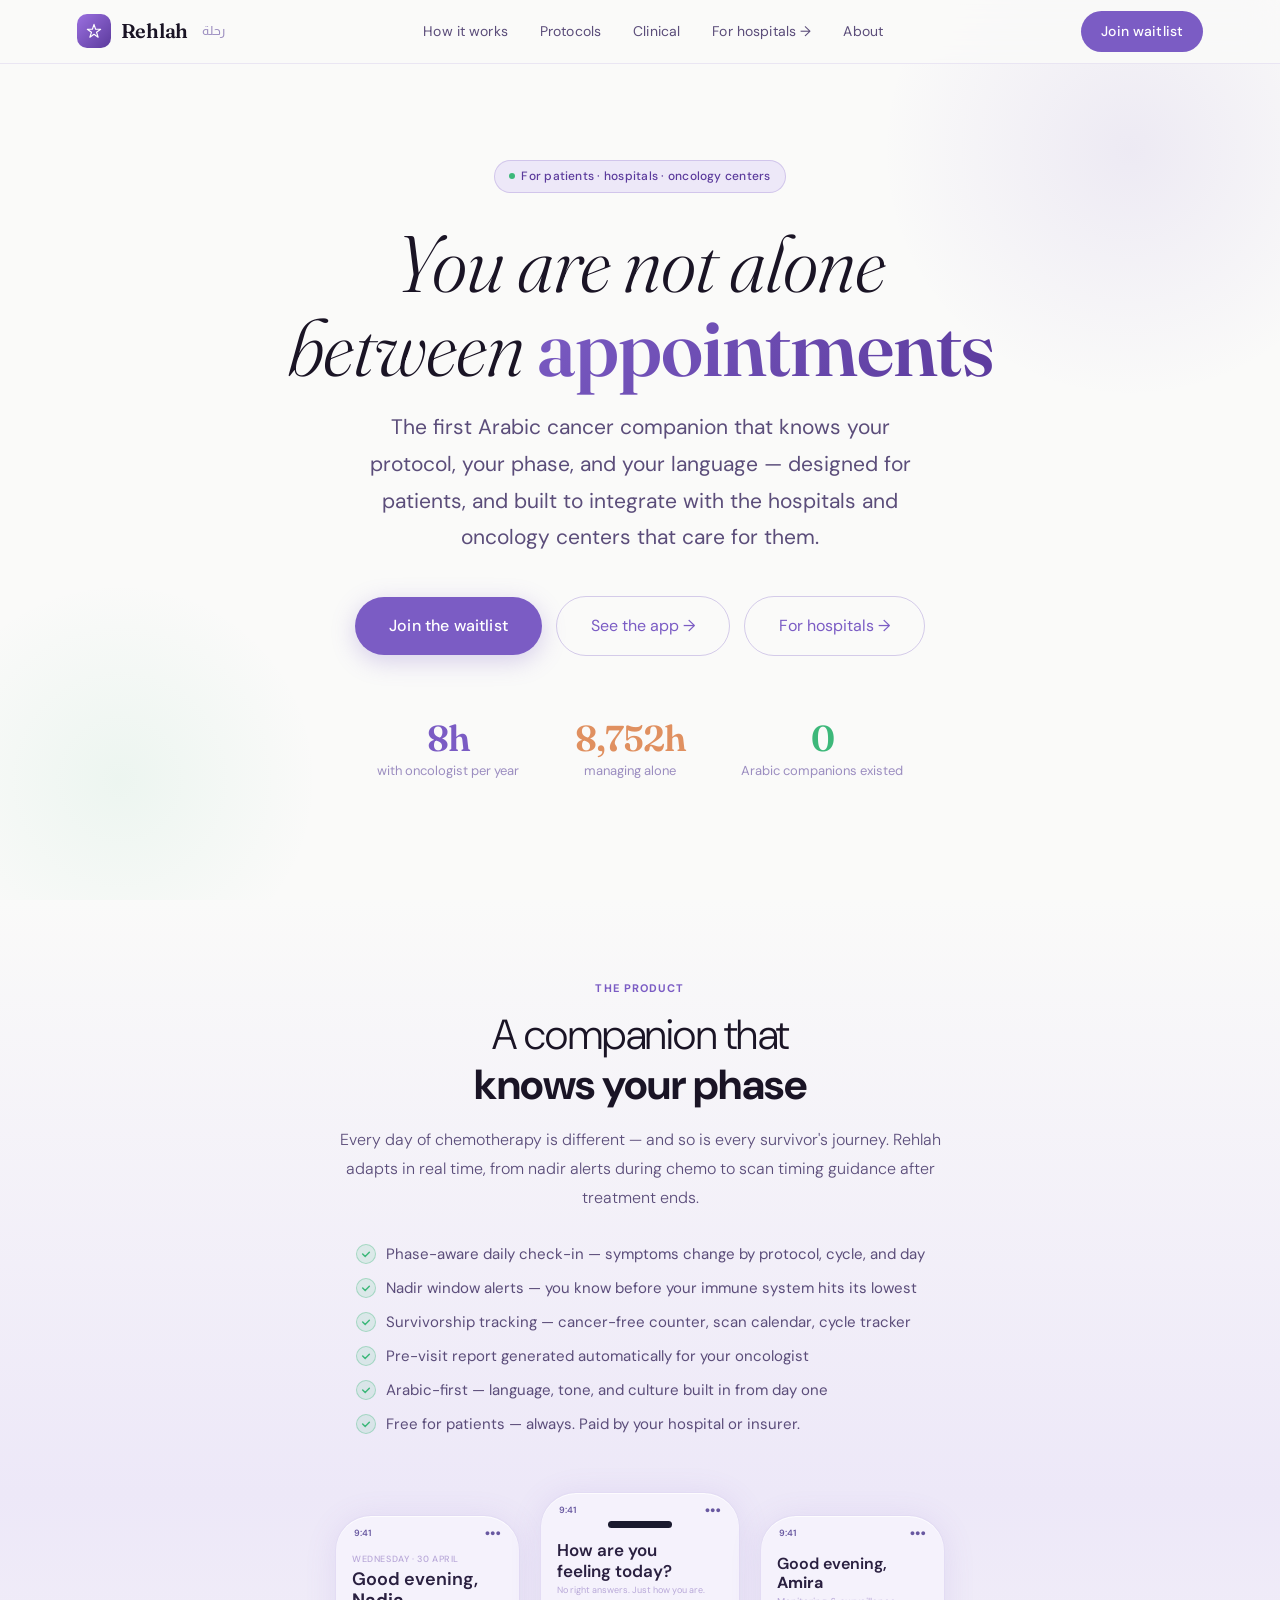
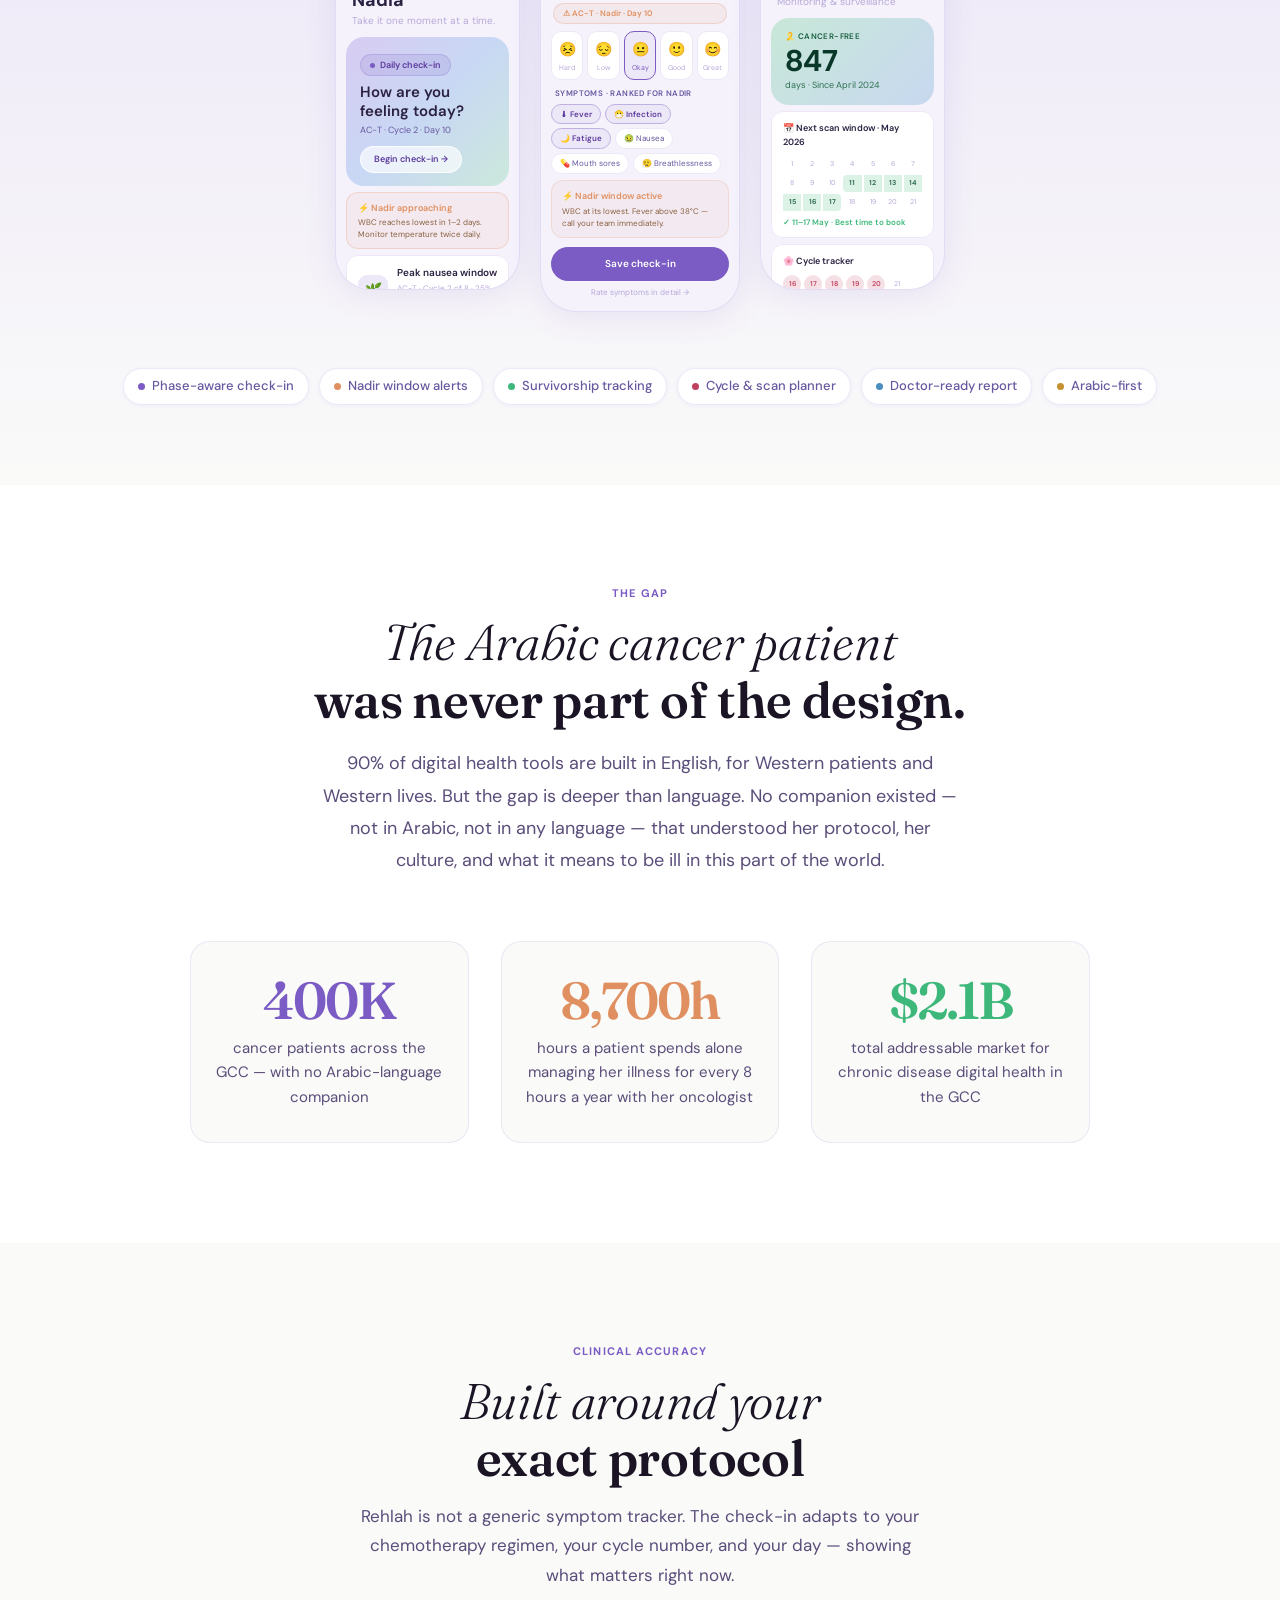
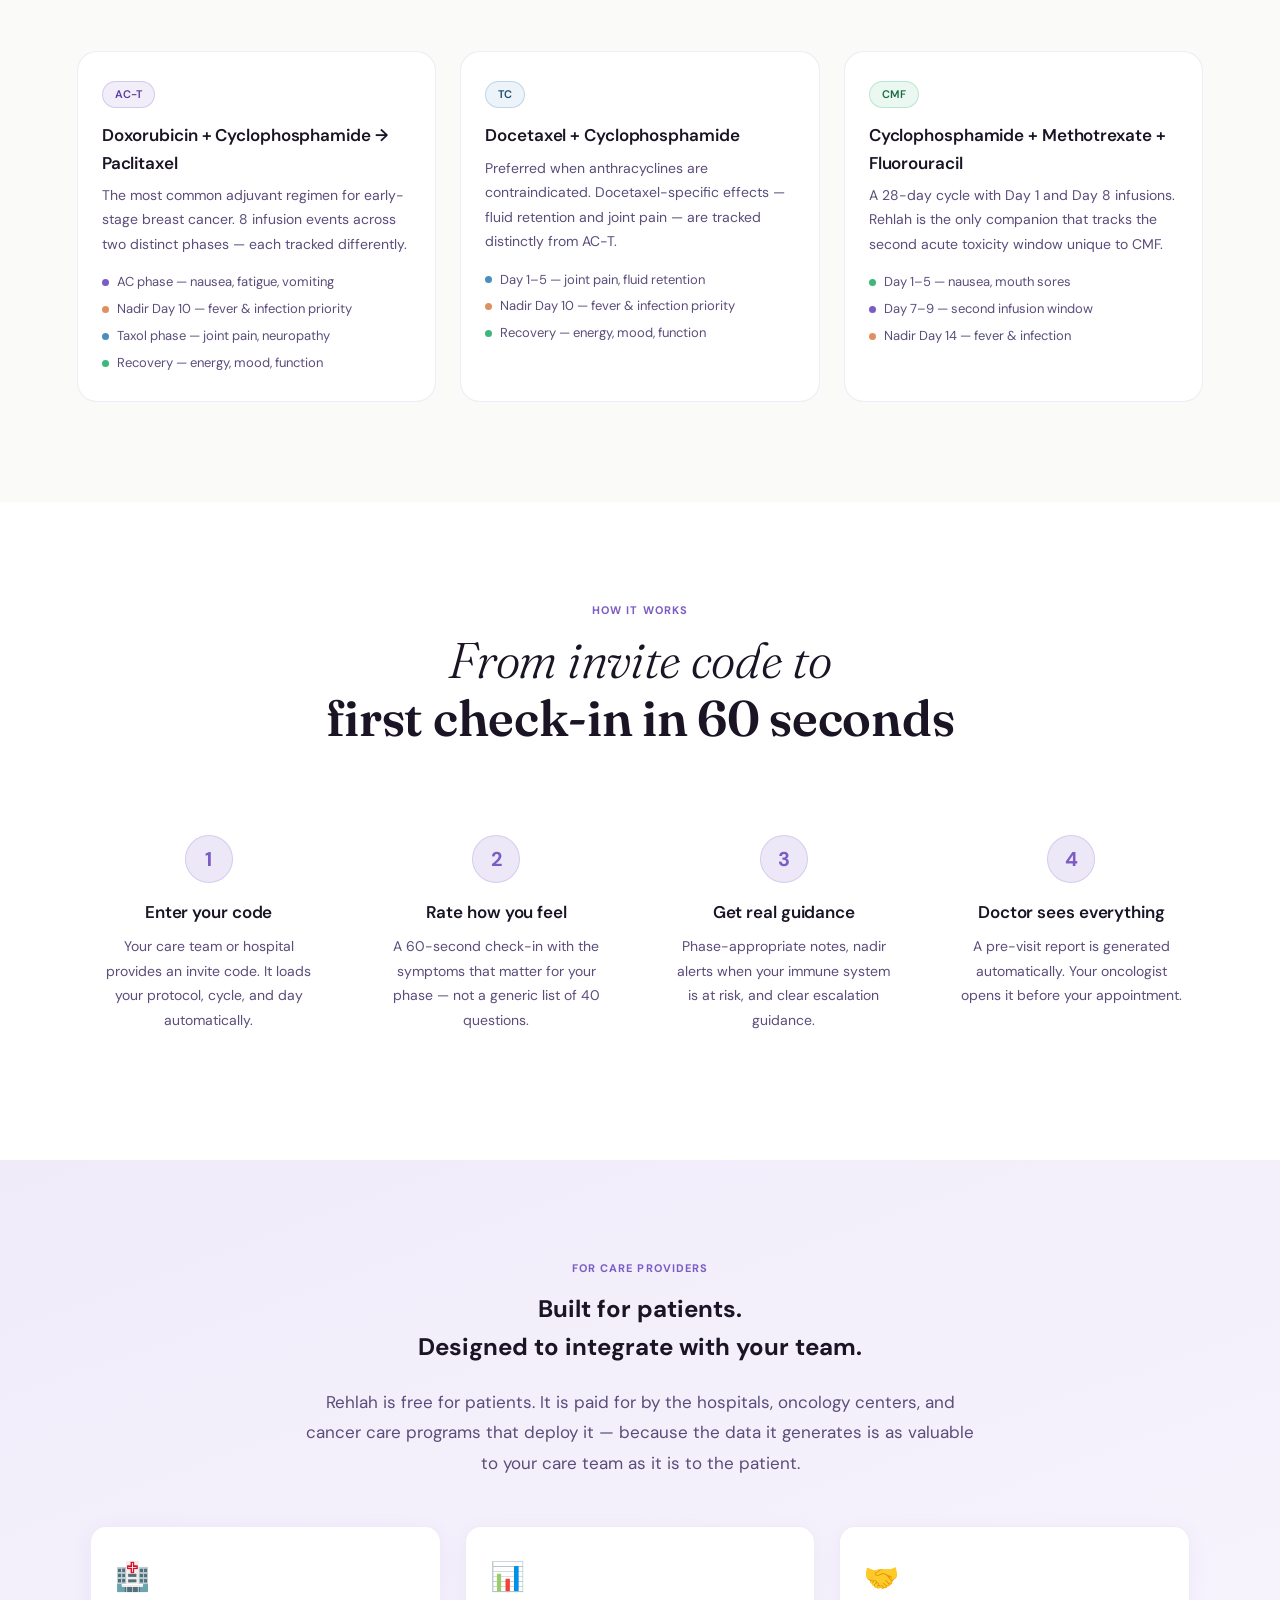
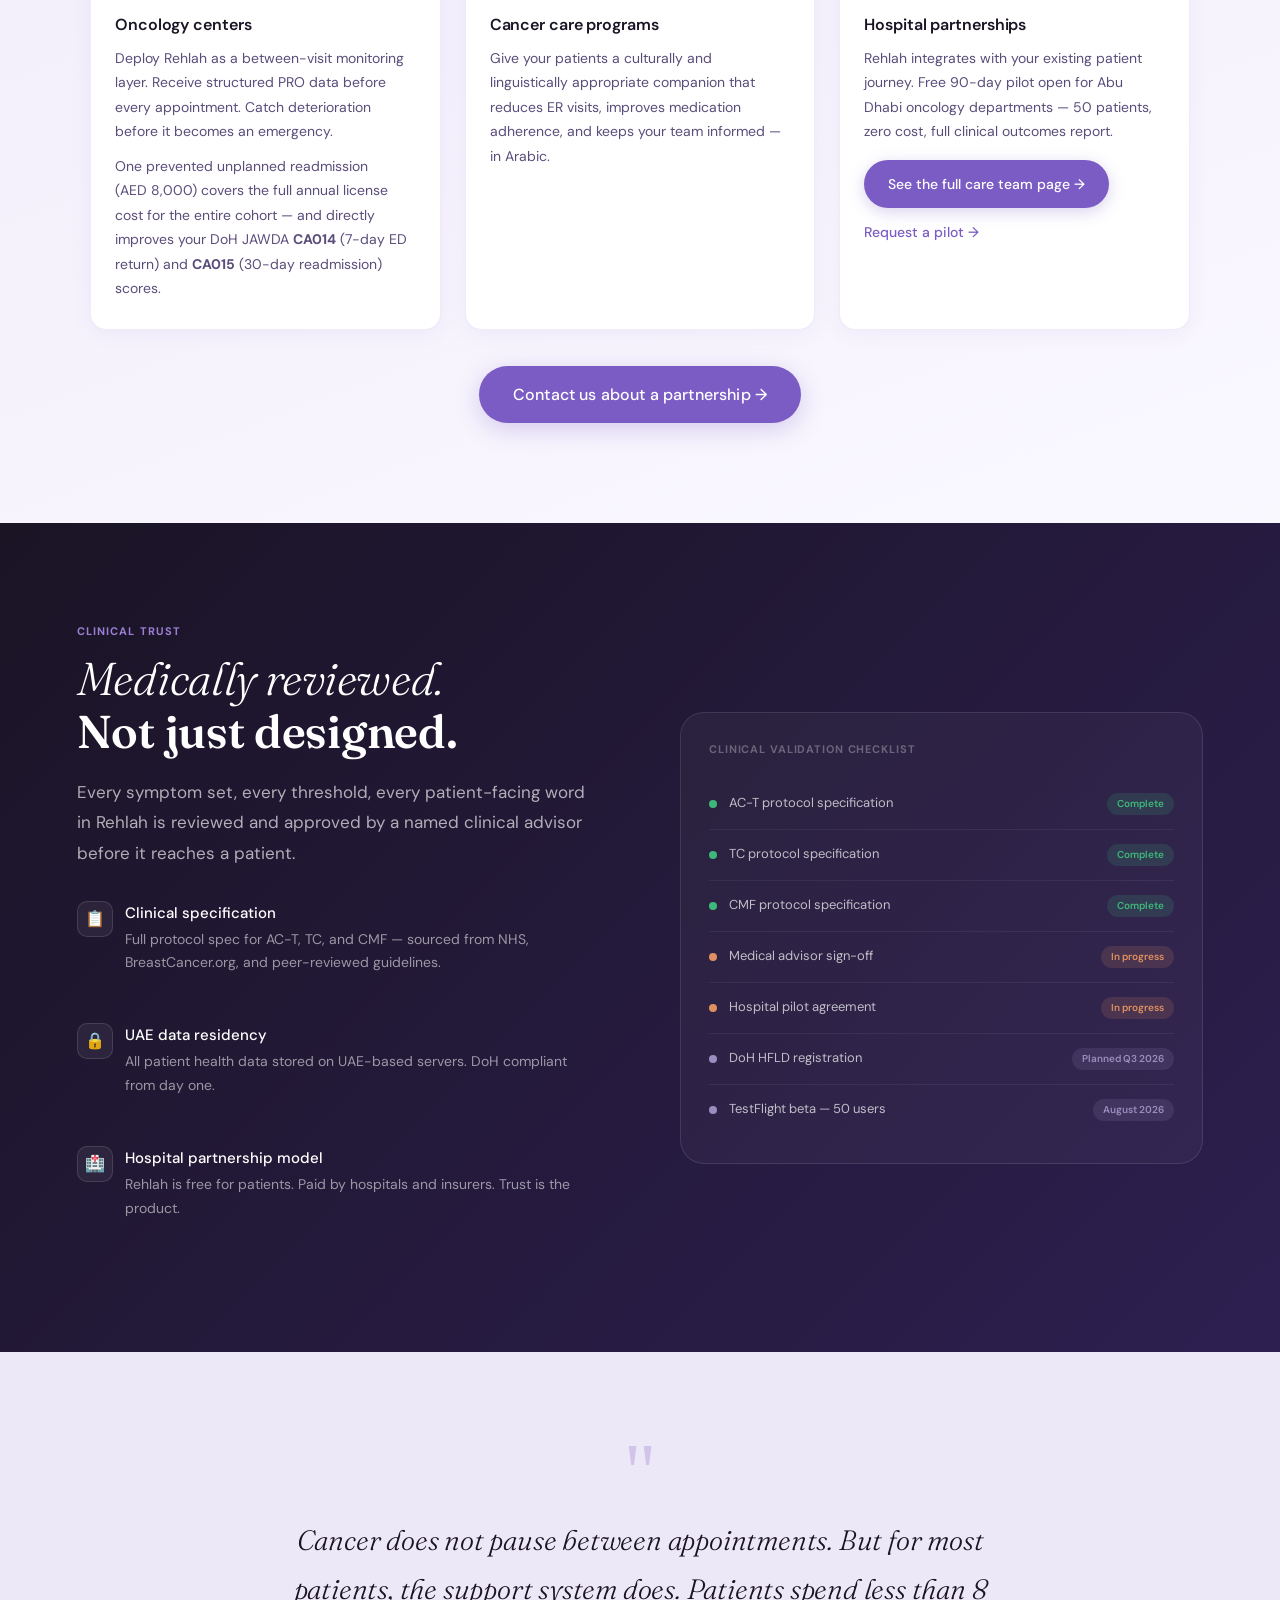
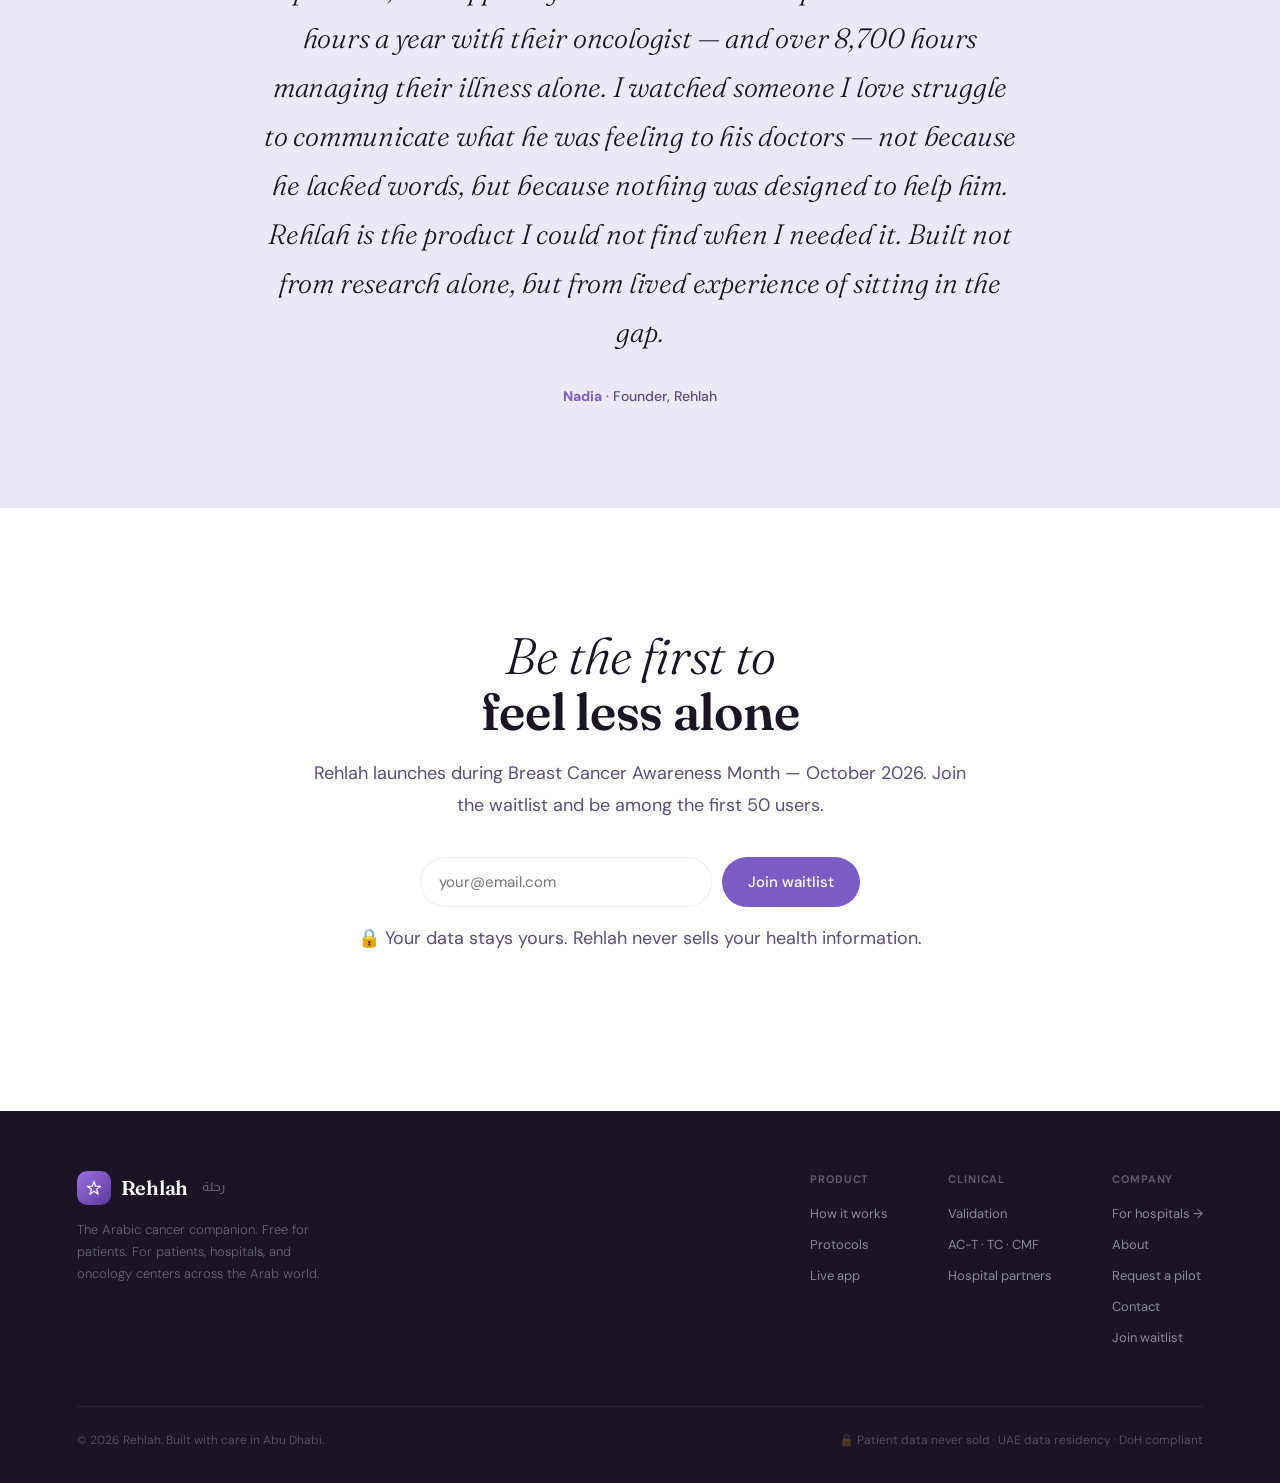
<file: docs/index.html>
<!DOCTYPE html>
<html lang="en">
<head>
<meta charset="UTF-8">
<meta name="viewport" content="width=device-width, initial-scale=1.0">
<title>Rehlah — رحلة · Your cancer journey companion</title>
<link href="https://fonts.googleapis.com/css2?family=Almarai:wght@300;400;700;800&family=Fraunces:ital,opsz,wght@0,9..144,300;0,9..144,400;0,9..144,600;0,9..144,700;1,9..144,300;1,9..144,400&family=DM+Sans:ital,wght@0,300;0,400;0,500;0,600;1,300;1,400&display=swap" rel="stylesheet">
<style>
*{box-sizing:border-box;margin:0;padding:0;}
:root{
  --p:#7B5CC4;--pd:#5B3A9C;--pl:#EDE8F8;
  --bg:#FAFAF9;--sf:#FFFFFF;
  --t1:#1A1425;--t2:#5B4D7A;--t3:#9B8DC0;
  --nadir:#E09060;--ok:#3DB87A;
  --brd:rgba(123,92,196,0.12);
}
html{scroll-behavior:smooth;}
body{font-family:'DM Sans',sans-serif;background:var(--bg);color:var(--t1);overflow-x:hidden;font-size:16px;line-height:1.6;-webkit-font-smoothing:antialiased;}

/* ── TYPOGRAPHY SYSTEM ──
   Display headings  → Fraunces (expressive, warm serif)
   Body + UI         → DM Sans (clean, legible, modern)
   Arabic            → Almarai
*/

/* ── NAV ── */
nav{position:fixed;top:0;left:0;right:0;z-index:100;background:rgba(250,250,249,0.88);backdrop-filter:blur(16px);border-bottom:0.5px solid var(--brd);height:64px;display:flex;align-items:center;padding:0 6%;}
.nav-inner{width:100%;max-width:1200px;margin:0 auto;display:flex;align-items:center;justify-content:space-between;}
.nav-logo{display:flex;align-items:center;gap:10px;text-decoration:none;}
.nav-logo-icon{width:34px;height:34px;border-radius:10px;background:linear-gradient(135deg,#9B70E0,var(--pd));display:flex;align-items:center;justify-content:center;}
.nav-logo-icon svg{width:16px;height:16px;}
.nav-logo-text{font-family:'Fraunces',serif;font-size:20px;font-weight:600;color:var(--t1);letter-spacing:-0.3px;}
.nav-logo-ar{font-family:'Almarai',sans-serif;font-size:13px;color:var(--t3);margin-left:4px;}
.nav-links{display:flex;align-items:center;gap:32px;}
.nav-links a{font-size:14px;color:var(--t2);text-decoration:none;font-weight:400;letter-spacing:0.01em;}
.nav-links a:hover{color:var(--p);}
.nav-cta{background:var(--p);color:#fff;padding:9px 20px;border-radius:100px;font-size:14px;font-weight:500;text-decoration:none;border:none;cursor:pointer;transition:background 0.2s;letter-spacing:0.01em;}
.nav-cta:hover{background:var(--pd);}

/* ── HERO ── */
.hero{min-height:100vh;display:flex;flex-direction:column;align-items:center;justify-content:center;text-align:center;padding:120px 6% 80px;position:relative;overflow:hidden;}
.hero-orb{position:absolute;border-radius:50%;pointer-events:none;}
.orb1{width:500px;height:500px;background:radial-gradient(circle,rgba(123,92,196,0.10),transparent 70%);top:-100px;right:-100px;}
.orb2{width:400px;height:400px;background:radial-gradient(circle,rgba(61,184,122,0.07),transparent 70%);bottom:-80px;left:-80px;}
.hero-badge{display:inline-flex;align-items:center;gap:6px;background:var(--pl);border:0.5px solid rgba(123,92,196,0.25);border-radius:100px;padding:6px 14px;font-size:12px;font-weight:500;color:var(--pd);margin-bottom:28px;letter-spacing:0.02em;}
.hero-badge-dot{width:6px;height:6px;border-radius:50%;background:var(--ok);}
h1{font-family:'Fraunces',serif;font-size:clamp(42px,6.5vw,80px);font-weight:300;font-style:italic;color:var(--t1);line-height:1.05;letter-spacing:-1px;margin-bottom:20px;max-width:860px;}
h1 b{font-weight:600;font-style:normal;background:linear-gradient(135deg,var(--p),var(--pd));-webkit-background-clip:text;-webkit-text-fill-color:transparent;background-clip:text;}
h1 .ar{font-family:'Almarai',sans-serif;font-weight:700;font-style:normal;}
.hero-sub{font-family:'DM Sans',sans-serif;font-size:clamp(17px,2.2vw,21px);color:var(--t2);font-weight:400;line-height:1.75;max-width:560px;margin:0 auto 40px;}
.hero-sub b{color:var(--p);font-weight:500;}
.hero-actions{display:flex;align-items:center;gap:14px;flex-wrap:wrap;justify-content:center;margin-bottom:64px;}
.btn-primary{background:var(--p);color:#fff;padding:16px 34px;border-radius:100px;font-size:16px;font-weight:500;text-decoration:none;box-shadow:0 6px 24px rgba(123,92,196,0.28);transition:all 0.2s;letter-spacing:0.01em;}
.btn-primary:hover{background:var(--pd);transform:translateY(-1px);}
.btn-secondary{background:transparent;color:var(--p);padding:16px 34px;border-radius:100px;font-size:16px;font-weight:400;text-decoration:none;border:1px solid rgba(123,92,196,0.3);transition:all 0.2s;}
.btn-secondary:hover{background:var(--pl);}
.hero-stat{display:flex;gap:56px;justify-content:center;flex-wrap:wrap;}
.hs{text-align:center;}
.hs-num{font-family:'Fraunces',serif;font-size:36px;font-weight:600;color:var(--p);letter-spacing:-1px;line-height:1;}
.hs-lbl{font-size:13px;color:var(--t3);font-weight:400;margin-top:5px;line-height:1.5;}

/* ── PHONE MOCKUP ── */
.mockup-section{padding:80px 6%;background:linear-gradient(180deg,var(--bg) 0%,var(--pl) 50%,var(--bg) 100%);}
.mockup-inner{max-width:1200px;margin:0 auto;display:flex;flex-direction:column;align-items:center;gap:56px;}
.mockup-copy{text-align:center;max-width:640px;}
.mockup-copy .section-tag{font-size:11px;font-weight:700;letter-spacing:0.1em;text-transform:uppercase;color:var(--p);margin-bottom:12px;}
.mockup-copy h2{font-size:clamp(28px,4vw,42px);font-weight:300;color:var(--t1);line-height:1.2;letter-spacing:-0.5px;margin-bottom:16px;}
.mockup-copy h2 b{font-weight:700;}
.mockup-copy p{font-size:16px;color:var(--t2);font-weight:300;line-height:1.8;margin-bottom:28px;}
.feat-list{list-style:none;display:flex;flex-direction:column;gap:10px;text-align:left;display:inline-flex;}
.feat-list li{display:flex;align-items:flex-start;gap:10px;font-size:15px;color:var(--t2);line-height:1.6;}
.feat-check{width:20px;height:20px;border-radius:50%;background:rgba(61,184,122,0.12);border:1.5px solid rgba(61,184,122,0.35);display:flex;align-items:center;justify-content:center;flex-shrink:0;margin-top:2px;}
.feat-check svg{width:10px;height:10px;}

/* ── 3-phone illustration ── */
.phones-wrap{display:flex;gap:20px;align-items:flex-end;justify-content:center;flex-wrap:wrap;}
.ph{border-radius:36px;overflow:hidden;background:#F5F2FC;border:1.5px solid rgba(123,92,196,0.15);box-shadow:0 4px 32px rgba(123,92,196,0.12),0 1px 0 rgba(255,255,255,0.8) inset;display:flex;flex-direction:column;flex-shrink:0;}
.ph.tall{width:200px;height:420px;}
.ph.mid{width:185px;height:375px;margin-bottom:22px;}
.ph-status{display:flex;justify-content:space-between;padding:10px 18px 0;font-size:9px;font-weight:600;color:#6858A0;}
.ph-notch{width:64px;height:7px;background:#1a1a2e;border-radius:3.5px;margin:4px auto 8px;}
.ph-date{font-size:9px;color:#B8A8D8;padding:0 16px;letter-spacing:0.6px;text-transform:uppercase;font-weight:500;}
.ph-greet{font-size:18px;font-weight:600;color:#2A2040;padding:2px 16px 0;line-height:1.2;}
.ph-sub{font-size:10px;color:#B8A8D8;padding:1px 16px 8px;}
.ph-hero{margin:0 10px;border-radius:18px;padding:13px 14px;background:linear-gradient(135deg,#D8CCF2 0%,#C8D8F4 50%,#CCE8DC 100%);}
.ph-pill{display:inline-flex;align-items:center;gap:5px;background:rgba(123,92,196,0.14);border:0.5px solid rgba(123,92,196,0.2);border-radius:20px;padding:3px 9px;font-size:9px;color:#5B3A9C;font-weight:600;margin-bottom:7px;}
.ph-pill-dot{width:5px;height:5px;border-radius:50%;background:#7B5CC4;display:inline-block;}
.ph-hero-title{font-size:15px;font-weight:600;color:#2A2040;line-height:1.25;}
.ph-hero-sub{font-size:9px;color:#6858A0;margin-top:2px;}
.ph-hero-btn{display:inline-block;margin-top:9px;background:rgba(255,255,255,0.65);border:0.5px solid rgba(255,255,255,0.8);border-radius:20px;padding:5px 13px;font-size:9px;font-weight:600;color:#5B3A9C;}
.ph-alert{margin:6px 10px 0;border-radius:12px;padding:8px 11px;background:rgba(224,144,96,0.09);border:0.5px solid rgba(224,144,96,0.25);}
.ph-alert-t{font-size:9px;font-weight:600;color:#E09060;}
.ph-alert-b{font-size:8px;color:#8A6040;line-height:1.5;margin-top:1px;}
.ph-phase{margin:6px 10px 0;border-radius:12px;padding:9px 11px;background:#fff;border:0.5px solid #EDE8F8;display:flex;align-items:center;gap:9px;}
.ph-phase-ico{width:30px;height:30px;border-radius:9px;background:#EDE8F8;display:flex;align-items:center;justify-content:center;font-size:14px;flex-shrink:0;}
.ph-phase-title{font-size:10px;font-weight:600;color:#2A2040;}
.ph-phase-sub{font-size:8px;color:#B8A8D8;margin-top:1px;}
.ph-progress{height:3px;background:#EDE8F8;border-radius:2px;margin-top:5px;overflow:hidden;}
.ph-progress-fill{height:100%;background:#7B5CC4;border-radius:2px;}
.ph-nav{display:flex;justify-content:space-around;padding:8px 0 6px;border-top:0.5px solid #EDE8F8;margin-top:auto;}
.ph-nav-item{display:flex;flex-direction:column;align-items:center;gap:2px;font-size:7px;color:#B8A8D8;}
.ph-nav-item.active{color:#7B5CC4;}
.ph-nav-ico{width:20px;height:20px;border-radius:10px;background:#EDE8F8;}
.ph-nav-ico.active{background:#7B5CC4;}
.ph-nav-plus{width:24px;height:24px;border-radius:12px;background:#7B5CC4;display:flex;align-items:center;justify-content:center;color:#fff;font-size:16px;font-weight:300;line-height:1;}
/* checkin */
.ph-checkin-hd{padding:4px 16px 6px;}
.ph-checkin-t{font-size:17px;font-weight:600;color:#2A2040;line-height:1.2;}
.ph-checkin-s{font-size:9px;color:#B8A8D8;margin-top:2px;}
.ph-phase-pill{display:inline-flex;align-items:center;gap:4px;margin:0 12px 7px;background:rgba(224,144,96,0.1);border:0.5px solid rgba(224,144,96,0.25);border-radius:20px;padding:3px 9px;font-size:8px;color:#E09060;font-weight:600;}
.ph-mood-row{display:flex;gap:4px;padding:0 10px;margin-bottom:7px;}
.ph-mood{flex:1;border-radius:10px;padding:6px 2px;text-align:center;border:0.5px solid #EDE8F8;background:#fff;}
.ph-mood.sel{border-color:#7B5CC4;background:#EDE8F8;}
.ph-mood-e{font-size:14px;display:block;}
.ph-mood-l{font-size:7px;color:#B8A8D8;margin-top:1px;}
.ph-mood-l.sel{color:#7B5CC4;}
.ph-sym-lbl{font-size:8px;font-weight:600;color:#6858A0;padding:0 14px 4px;letter-spacing:0.4px;text-transform:uppercase;}
.ph-chips{display:flex;flex-wrap:wrap;gap:4px;padding:0 10px;}
.ph-chip{border-radius:20px;padding:3px 8px;font-size:8px;border:0.5px solid #EDE8F8;color:#6858A0;background:#fff;}
.ph-chip.sel{background:#EDE8F8;border-color:#C0B0E0;color:#5B3A9C;font-weight:600;}
.ph-nadir-warn{margin:6px 10px 0;background:rgba(224,144,96,0.07);border:0.5px solid rgba(224,144,96,0.2);border-radius:12px;padding:8px 10px;}
.ph-nw-t{font-size:9px;font-weight:600;color:#E09060;margin-bottom:2px;}
.ph-nw-b{font-size:8px;color:#8A6040;line-height:1.5;}
.ph-save{margin:9px 10px 0;background:#7B5CC4;border-radius:22px;padding:9px;text-align:center;font-size:10px;font-weight:600;color:#fff;}
.ph-detail{text-align:center;font-size:8px;color:#B8A8D8;margin-top:5px;}
/* monitoring */
.ph-cf{margin:0 10px;border-radius:18px;padding:12px 14px;background:linear-gradient(135deg,#C8E8D8 0%,#C8D8F0 100%);}
.ph-cf-badge{font-size:8px;font-weight:600;color:#1A6040;letter-spacing:0.4px;text-transform:uppercase;margin-bottom:4px;}
.ph-cf-num{font-size:30px;font-weight:700;color:#0A3828;line-height:1;}
.ph-cf-sub{font-size:9px;color:#2E7050;margin-top:2px;}
.ph-scan{margin:6px 10px 0;border-radius:12px;padding:9px 11px;background:#fff;border:0.5px solid #EDE8F8;}
.ph-scan-t{font-size:9px;font-weight:600;color:#2A2040;margin-bottom:6px;}
.ph-cal{display:flex;flex-direction:column;gap:2px;}
.ph-cal-row{display:flex;gap:2px;}
.ph-day{width:20px;height:17px;border-radius:3px;display:flex;align-items:center;justify-content:center;font-size:7px;color:#B8A8D8;}
.ph-day.opt{background:rgba(61,184,122,0.18);color:#1E6040;font-weight:600;border-radius:0;}
.ph-day.opt.s{border-radius:4px 0 0 4px;}
.ph-day.opt.e{border-radius:0 4px 4px 0;}
.ph-win-lbl{font-size:8px;color:#3DB87A;font-weight:600;margin-top:5px;}
.ph-cycle{margin:6px 10px 0;border-radius:12px;padding:9px 11px;background:#fff;border:0.5px solid #EDE8F8;}
.ph-cycle-t{font-size:9px;font-weight:600;color:#2A2040;margin-bottom:6px;}
.ph-prow{display:flex;gap:3px;flex-wrap:wrap;}
.pd{width:18px;height:18px;border-radius:50%;display:flex;align-items:center;justify-content:center;font-size:7px;color:#B8A8D8;}
.pd.period{background:rgba(192,64,96,0.16);color:#C04060;font-weight:600;}
.pd.fertile{background:rgba(61,184,122,0.12);color:#2E7050;}
.pd.ovul{background:rgba(61,184,122,0.30);color:#1A5030;font-weight:700;}
.pd.today{border:1.5px solid #7B5CC4;color:#7B5CC4;font-weight:600;}
/* feature badges */
.feat-badges{display:flex;gap:10px;flex-wrap:wrap;justify-content:center;}
.feat-badge{display:flex;align-items:center;gap:7px;background:#fff;border:0.5px solid #EDE8F8;border-radius:22px;padding:7px 14px;font-size:13px;color:#6858A0;font-weight:500;box-shadow:0 1px 4px rgba(123,92,196,0.07);}
.feat-badge-dot{width:7px;height:7px;border-radius:50%;flex-shrink:0;}
@media(max-width:768px){
  .phones-wrap{gap:10px;}
  .ph.mid{width:155px;height:315px;margin-bottom:16px;}
  .ph.tall{width:168px;height:352px;}
}

/* ── PROBLEM ── */
.problem{padding:100px 6%;background:#fff;}
.problem-inner{max-width:1200px;margin:0 auto;text-align:center;}
.section-tag{font-size:11px;font-weight:700;letter-spacing:0.1em;text-transform:uppercase;color:var(--p);margin-bottom:12px;}
.problem h2{font-family:'Fraunces',serif;font-size:clamp(30px,4vw,50px);font-weight:300;font-style:italic;color:var(--t1);line-height:1.15;letter-spacing:-0.3px;margin-bottom:18px;}
.problem h2 b{font-weight:600;font-style:normal;}
.problem p{font-size:18px;color:var(--t2);font-weight:400;line-height:1.8;max-width:640px;margin:0 auto 64px;}
.stat-row{display:grid;grid-template-columns:repeat(3,1fr);gap:32px;max-width:900px;margin:0 auto;}
.stat-card{background:var(--bg);border:0.5px solid var(--brd);border-radius:20px;padding:32px 24px;text-align:center;}
.stat-num{font-family:'Fraunces',serif;font-size:52px;font-weight:600;letter-spacing:-2px;line-height:1;margin-bottom:10px;}
.stat-lbl{font-size:15px;color:var(--t2);font-weight:400;line-height:1.65;}
.col-p{color:var(--p);}
.col-n{color:var(--nadir);}
.col-g{color:var(--ok);}

/* ── PROTOCOLS ── */
.protocols{padding:100px 6%;background:var(--bg);}
.protocols-inner{max-width:1200px;margin:0 auto;}
.protocols-head{text-align:center;margin-bottom:60px;}
.protocols-head h2{font-family:'Fraunces',serif;font-size:clamp(30px,4vw,50px);font-weight:300;font-style:italic;color:var(--t1);line-height:1.15;letter-spacing:-0.3px;}
.protocols-head h2 b{font-weight:600;font-style:normal;}
.protocols-head p{font-size:17px;color:var(--t2);font-weight:400;margin-top:14px;max-width:560px;margin-left:auto;margin-right:auto;line-height:1.75;}
.proto-grid{display:grid;grid-template-columns:repeat(3,1fr);gap:24px;}
.proto-card{background:#fff;border:0.5px solid var(--brd);border-radius:20px;padding:28px 24px;transition:box-shadow 0.2s,transform 0.2s;}
.proto-card:hover{box-shadow:0 8px 32px rgba(123,92,196,0.12);transform:translateY(-3px);}
.proto-badge{display:inline-flex;align-items:center;gap:5px;border-radius:100px;padding:4px 12px;font-size:11px;font-weight:600;margin-bottom:14px;}
.proto-title{font-size:17px;font-weight:600;color:var(--t1);margin-bottom:6px;letter-spacing:-0.1px;}
.proto-desc{font-size:14px;color:var(--t2);font-weight:400;line-height:1.75;margin-bottom:16px;}
.proto-phases{display:flex;flex-direction:column;gap:6px;}
.proto-phase{display:flex;align-items:center;gap:8px;font-size:13px;color:var(--t2);}
.proto-dot{width:7px;height:7px;border-radius:50%;flex-shrink:0;}

/* ── HOW IT WORKS ── */
.how{padding:100px 6%;background:#fff;}
.how-inner{max-width:1200px;margin:0 auto;}
.how-head{text-align:center;margin-bottom:60px;}
.how-head h2{font-family:'Fraunces',serif;font-size:clamp(30px,4vw,50px);font-weight:300;font-style:italic;color:var(--t1);line-height:1.15;letter-spacing:-0.3px;}
.how-head h2 b{font-weight:600;font-style:normal;}
.steps{display:grid;grid-template-columns:repeat(4,1fr);gap:24px;}
.step{text-align:center;padding:28px 20px;}
.step-num{width:48px;height:48px;border-radius:50%;background:var(--pl);border:1.5px solid rgba(123,92,196,0.2);display:flex;align-items:center;justify-content:center;margin:0 auto 16px;font-size:20px;font-weight:700;color:var(--p);}
.step h3{font-size:17px;font-weight:600;color:var(--t1);margin-bottom:8px;letter-spacing:-0.1px;}
.step p{font-size:14px;color:var(--t2);font-weight:400;line-height:1.75;}

/* ── CLINICAL TRUST ── */
.trust{padding:100px 6%;background:linear-gradient(135deg,#1A1425 0%,#2D1F50 100%);}
.trust-inner{max-width:1200px;margin:0 auto;display:grid;grid-template-columns:1fr 1fr;gap:80px;align-items:center;}
.trust-copy .section-tag{color:#9B7FD4;}
.trust-copy h2{font-family:'Fraunces',serif;font-size:clamp(30px,4vw,46px);font-weight:300;font-style:italic;color:#fff;line-height:1.15;letter-spacing:-0.3px;margin-bottom:18px;}
.trust-copy h2 b{font-weight:600;font-style:normal;}
.trust-copy p{font-size:17px;color:rgba(255,255,255,0.65);font-weight:400;line-height:1.8;margin-bottom:32px;}
.trust-points{display:flex;flex-direction:column;gap:16px;}
.tp{display:flex;align-items:flex-start;gap:12px;}
.tp-ico{width:36px;height:36px;border-radius:10px;background:rgba(255,255,255,0.06);border:0.5px solid rgba(255,255,255,0.12);display:flex;align-items:center;justify-content:center;font-size:16px;flex-shrink:0;}
.tp-text h4{font-size:15px;font-weight:500;color:#fff;margin-bottom:3px;}
.tp-text p{font-size:14px;color:rgba(255,255,255,0.55);font-weight:400;line-height:1.7;}
.trust-card{background:rgba(255,255,255,0.04);border:0.5px solid rgba(255,255,255,0.10);border-radius:24px;padding:28px;}
.tc-head{font-size:11px;font-weight:700;letter-spacing:0.08em;text-transform:uppercase;color:rgba(255,255,255,0.3);margin-bottom:20px;}
.tc-item{display:flex;align-items:center;gap:12px;padding:14px 0;border-bottom:0.5px solid rgba(255,255,255,0.06);}
.tc-item:last-child{border:none;}
.tc-dot{width:8px;height:8px;border-radius:50%;flex-shrink:0;}
.tc-label{font-size:13px;color:rgba(255,255,255,0.7);}
.tc-badge{margin-left:auto;font-size:10px;font-weight:600;padding:3px 10px;border-radius:100px;}

/* ── QUOTE ── */
.quote-section{padding:100px 6%;background:var(--pl);}
.quote-inner{max-width:760px;margin:0 auto;text-align:center;}
.q-mark{font-size:80px;line-height:0.5;color:var(--p);opacity:0.25;font-family:Georgia,serif;margin-bottom:24px;}
blockquote{font-family:'Fraunces',serif;font-size:clamp(20px,2.5vw,28px);font-weight:300;font-style:italic;color:var(--t1);line-height:1.75;letter-spacing:-0.2px;margin-bottom:28px;}
.q-attr{font-size:14px;color:var(--t2);font-weight:500;}
.q-attr b{color:var(--p);}

/* ── CTA ── */
.cta-section{padding:120px 6%;background:#fff;text-align:center;}
.cta-inner{max-width:680px;margin:0 auto;}
.cta-inner h2{font-family:'Fraunces',serif;font-size:clamp(32px,4vw,54px);font-weight:300;font-style:italic;color:var(--t1);line-height:1.1;letter-spacing:-0.3px;margin-bottom:18px;}
.cta-inner h2 b{font-weight:600;font-style:normal;}
.cta-inner p{font-size:18px;color:var(--t2);font-weight:400;line-height:1.75;margin-bottom:36px;}
.cta-form{display:flex;gap:10px;max-width:440px;margin:0 auto 16px;flex-wrap:wrap;}
.cta-form input{flex:1;padding:14px 18px;border-radius:100px;border:1px solid var(--brd);font-size:15px;font-family:inherit;outline:none;color:var(--t1);background:#fff;min-width:200px;}
.cta-form input:focus{border-color:var(--p);}
.cta-form button{padding:14px 26px;border-radius:100px;background:var(--p);color:#fff;font-size:15px;font-weight:500;border:none;cursor:pointer;font-family:inherit;white-space:nowrap;}
.cta-note{font-size:12px;color:var(--t3);}

/* ── FOOTER ── */
footer{background:#1A1425;padding:60px 6% 32px;}
.footer-inner{max-width:1200px;margin:0 auto;}
.footer-top{display:flex;justify-content:space-between;align-items:flex-start;margin-bottom:48px;flex-wrap:wrap;gap:32px;}
.footer-brand .nav-logo{margin-bottom:12px;}
.footer-brand p{font-size:13px;color:rgba(255,255,255,0.35);font-weight:300;line-height:1.7;max-width:260px;}
.footer-links{display:flex;gap:60px;flex-wrap:wrap;}
.fl-col h4{font-size:11px;font-weight:700;letter-spacing:0.08em;text-transform:uppercase;color:rgba(255,255,255,0.3);margin-bottom:16px;}
.fl-col a{display:block;font-size:13px;color:rgba(255,255,255,0.5);text-decoration:none;margin-bottom:10px;transition:color 0.15s;}
.fl-col a:hover{color:rgba(255,255,255,0.9);}
.footer-bottom{border-top:0.5px solid rgba(255,255,255,0.08);padding-top:24px;display:flex;justify-content:space-between;align-items:center;flex-wrap:wrap;gap:12px;}
.footer-bottom p{font-size:12px;color:rgba(255,255,255,0.25);}
.footer-trust{display:flex;align-items:center;gap:6px;font-size:12px;color:rgba(255,255,255,0.25);}

@media(max-width:768px){
  .phones-wrap{gap:10px;}
  .ph.mid{width:155px;height:315px;margin-bottom:16px;}
  .ph.tall{width:168px;height:352px;}
  .stat-row{grid-template-columns:1fr;}
  .proto-grid{grid-template-columns:1fr;}
  .steps{grid-template-columns:1fr 1fr;}
  .trust-inner{grid-template-columns:1fr;}
  .footer-top{flex-direction:column;}
  .nav-links{display:none;}
}

/* ── HOSPITALS SECTION ── */
.hospitals-section{padding:100px 6%;background:linear-gradient(160deg,#F0EBF9 0%,#FAF8FF 100%);}
.hospitals-inner{max-width:1100px;margin:0 auto;text-align:center;}
.hospitals-lead{font-size:17px;line-height:1.8;color:var(--t2);max-width:680px;margin:20px auto 48px;}
.hosp-grid{display:grid;grid-template-columns:repeat(3,1fr);gap:24px;text-align:left;}
.hosp-card{background:#fff;border:0.5px solid var(--brd);border-radius:16px;padding:28px 24px;box-shadow:0 4px 20px rgba(123,92,196,0.07);}
.hosp-ico{font-size:28px;margin-bottom:12px;}
.hosp-card h4{font-size:16px;font-weight:600;color:var(--t1);margin-bottom:8px;letter-spacing:-0.1px;}
.hosp-card p{font-size:14px;line-height:1.75;color:var(--t2);}
@media(max-width:768px){.hosp-grid{grid-template-columns:1fr;}}

</style>
</head>
<body>

<!-- NAV -->
<nav>
  <div class="nav-inner">
    <a class="nav-logo" href="#">
      <div class="nav-logo-icon"><svg viewBox="0 0 24 24" fill="none"><path d="M12 2l2.4 7.4H22l-6.2 4.5 2.4 7.4L12 17l-6.2 4.3 2.4-7.4L2 9.4h7.6z" stroke="#fff" stroke-width="1.7" stroke-linejoin="round"/></svg></div>
      <span class="nav-logo-text">Rehlah</span>
      <span class="nav-logo-ar">رحلة</span>
    </a>
    <div class="nav-links">
      <a href="#how">How it works</a>
      <a href="#protocols">Protocols</a>
      <a href="#clinical">Clinical</a>
      <a href="care-team/index.html">For hospitals →</a>
      <a href="#about">About</a>
    </div>
    <a class="nav-cta" href="#waitlist">Join waitlist</a>
  </div>
</nav>

<!-- HERO -->
<section class="hero">
  <div class="hero-orb orb1"></div>
  <div class="hero-orb orb2"></div>
  <div class="hero-badge"><div class="hero-badge-dot"></div>For patients · hospitals · oncology centers</div>
  <h1>You are not alone<br>between <b>appointments</b></h1>
  <p class="hero-sub">The first Arabic cancer companion that knows your protocol, your phase, and your language — designed for patients, and built to integrate with the hospitals and oncology centers that care for them.</p>
  <div class="hero-actions">
    <a class="btn-primary" href="#waitlist">Join the waitlist</a>
    <a class="btn-secondary" href="https://nadbrahmi.github.io/Rehlah/app/" target="_blank">See the app →</a>
    <a class="btn-secondary" href="https://nadbrahmi.github.io/Rehlah/care-team/index.html">For hospitals →</a>
  </div>
  <div class="hero-stat">
    <div class="hs"><div class="hs-num col-p">8h</div><div class="hs-lbl">with oncologist per year</div></div>
    <div class="hs"><div class="hs-num col-n">8,752h</div><div class="hs-lbl">managing alone</div></div>
    <div class="hs"><div class="hs-num col-g">0</div><div class="hs-lbl">Arabic companions existed</div></div>
  </div>
</section>

<!-- PHONE MOCKUP + COPY -->
<section class="mockup-section" id="product">
  <div class="mockup-inner">
    <div class="mockup-copy">
      <div class="section-tag">The product</div>
      <h2>A companion that<br><b>knows your phase</b></h2>
      <p>Every day of chemotherapy is different — and so is every survivor's journey. Rehlah adapts in real time, from nadir alerts during chemo to scan timing guidance after treatment ends.</p>
      <ul class="feat-list">
        <li><div class="feat-check"><svg viewBox="0 0 12 12" fill="none"><path d="M2 6l3 3 5-5" stroke="#3DB87A" stroke-width="1.8" stroke-linecap="round"/></svg></div>Phase-aware daily check-in — symptoms change by protocol, cycle, and day</li>
        <li><div class="feat-check"><svg viewBox="0 0 12 12" fill="none"><path d="M2 6l3 3 5-5" stroke="#3DB87A" stroke-width="1.8" stroke-linecap="round"/></svg></div>Nadir window alerts — you know before your immune system hits its lowest</li>
        <li><div class="feat-check"><svg viewBox="0 0 12 12" fill="none"><path d="M2 6l3 3 5-5" stroke="#3DB87A" stroke-width="1.8" stroke-linecap="round"/></svg></div>Survivorship tracking — cancer-free counter, scan calendar, cycle tracker</li>
        <li><div class="feat-check"><svg viewBox="0 0 12 12" fill="none"><path d="M2 6l3 3 5-5" stroke="#3DB87A" stroke-width="1.8" stroke-linecap="round"/></svg></div>Pre-visit report generated automatically for your oncologist</li>
        <li><div class="feat-check"><svg viewBox="0 0 12 12" fill="none"><path d="M2 6l3 3 5-5" stroke="#3DB87A" stroke-width="1.8" stroke-linecap="round"/></svg></div>Arabic-first — language, tone, and culture built in from day one</li>
        <li><div class="feat-check"><svg viewBox="0 0 12 12" fill="none"><path d="M2 6l3 3 5-5" stroke="#3DB87A" stroke-width="1.8" stroke-linecap="round"/></svg></div>Free for patients — always. Paid by your hospital or insurer.</li>
      </ul>
    </div>

    <!-- 3-phone illustration -->
    <div class="phones-wrap">

      <!-- Phone 1: Chemo home -->
      <div class="ph mid">
        <div class="ph-status"><span>9:41</span><span>●●●</span></div>
        <div class="ph-notch"></div>
        <div class="ph-date">Wednesday · 30 April</div>
        <div class="ph-greet">Good evening,<br><strong>Nadia</strong></div>
        <div class="ph-sub">Take it one moment at a time.</div>
        <div class="ph-hero">
          <div class="ph-pill"><span class="ph-pill-dot"></span> Daily check-in</div>
          <div class="ph-hero-title">How are you<br>feeling today?</div>
          <div class="ph-hero-sub">AC-T · Cycle 2 · Day 10</div>
          <div class="ph-hero-btn">Begin check-in →</div>
        </div>
        <div class="ph-alert">
          <div class="ph-alert-t">⚡ Nadir approaching</div>
          <div class="ph-alert-b">WBC reaches lowest in 1–2 days. Monitor temperature twice daily.</div>
        </div>
        <div class="ph-phase">
          <div class="ph-phase-ico">🌿</div>
          <div style="flex:1;min-width:0;">
            <div class="ph-phase-title">Peak nausea window</div>
            <div class="ph-phase-sub">AC-T · Cycle 2 of 8 · 25% complete</div>
            <div class="ph-progress"><div class="ph-progress-fill" style="width:25%"></div></div>
          </div>
        </div>
        <div style="flex:1;"></div>
        <div class="ph-nav">
          <div class="ph-nav-item active"><div class="ph-nav-ico active"></div><span style="color:#7B5CC4">Home</span></div>
          <div class="ph-nav-item"><div class="ph-nav-ico"></div><span>Health</span></div>
          <div class="ph-nav-item"><div class="ph-nav-plus">+</div></div>
          <div class="ph-nav-item"><div class="ph-nav-ico"></div><span>Care</span></div>
          <div class="ph-nav-item"><div class="ph-nav-ico"></div><span>Connect</span></div>
        </div>
      </div>

      <!-- Phone 2: Check-in (tall, center) -->
      <div class="ph tall">
        <div class="ph-status"><span>9:41</span><span>●●●</span></div>
        <div class="ph-notch"></div>
        <div class="ph-checkin-hd">
          <div class="ph-checkin-t">How are you<br>feeling today?</div>
          <div class="ph-checkin-s">No right answers. Just how you are.</div>
        </div>
        <div class="ph-phase-pill">⚠ AC-T · Nadir · Day 10</div>
        <div class="ph-mood-row">
          <div class="ph-mood"><span class="ph-mood-e">😣</span><div class="ph-mood-l">Hard</div></div>
          <div class="ph-mood"><span class="ph-mood-e">😔</span><div class="ph-mood-l">Low</div></div>
          <div class="ph-mood sel"><span class="ph-mood-e">😐</span><div class="ph-mood-l sel">Okay</div></div>
          <div class="ph-mood"><span class="ph-mood-e">🙂</span><div class="ph-mood-l">Good</div></div>
          <div class="ph-mood"><span class="ph-mood-e">😊</span><div class="ph-mood-l">Great</div></div>
        </div>
        <div class="ph-sym-lbl">Symptoms · ranked for nadir</div>
        <div class="ph-chips">
          <div class="ph-chip sel">🌡 Fever</div>
          <div class="ph-chip sel">😷 Infection</div>
          <div class="ph-chip sel">🌙 Fatigue</div>
          <div class="ph-chip">🤢 Nausea</div>
          <div class="ph-chip">💊 Mouth sores</div>
          <div class="ph-chip">😮‍💨 Breathlessness</div>
        </div>
        <div class="ph-nadir-warn">
          <div class="ph-nw-t">⚡ Nadir window active</div>
          <div class="ph-nw-b">WBC at its lowest. Fever above 38°C — call your team immediately.</div>
        </div>
        <div class="ph-save">Save check-in</div>
        <div class="ph-detail">Rate symptoms in detail →</div>
      </div>

      <!-- Phone 3: Monitoring -->
      <div class="ph mid">
        <div class="ph-status"><span>9:41</span><span>●●●</span></div>
        <div class="ph-notch"></div>
        <div class="ph-greet" style="font-size:16px;">Good evening,<br><strong>Amira</strong></div>
        <div class="ph-sub">Monitoring & surveillance</div>
        <div class="ph-cf">
          <div class="ph-cf-badge">🎗️ Cancer-free</div>
          <div class="ph-cf-num">847</div>
          <div class="ph-cf-sub">days · Since April 2024</div>
        </div>
        <div class="ph-scan">
          <div class="ph-scan-t">📅 Next scan window · May 2026</div>
          <div class="ph-cal">
            <div class="ph-cal-row">
              <div class="ph-day">1</div><div class="ph-day">2</div><div class="ph-day">3</div>
              <div class="ph-day">4</div><div class="ph-day">5</div><div class="ph-day">6</div><div class="ph-day">7</div>
            </div>
            <div class="ph-cal-row">
              <div class="ph-day">8</div><div class="ph-day">9</div><div class="ph-day">10</div>
              <div class="ph-day opt s">11</div><div class="ph-day opt">12</div>
              <div class="ph-day opt">13</div><div class="ph-day opt">14</div>
            </div>
            <div class="ph-cal-row">
              <div class="ph-day opt">15</div><div class="ph-day opt">16</div>
              <div class="ph-day opt e">17</div>
              <div class="ph-day">18</div><div class="ph-day">19</div><div class="ph-day">20</div><div class="ph-day">21</div>
            </div>
          </div>
          <div class="ph-win-lbl">✓ 11–17 May · Best time to book</div>
        </div>
        <div class="ph-cycle">
          <div class="ph-cycle-t">🌸 Cycle tracker</div>
          <div class="ph-prow">
            <div class="pd period">16</div><div class="pd period">17</div><div class="pd period">18</div>
            <div class="pd period">19</div><div class="pd period">20</div>
            <div class="pd">21</div><div class="pd">22</div><div class="pd">23</div><div class="pd">24</div>
            <div class="pd fertile">25</div><div class="pd fertile">26</div><div class="pd fertile">27</div>
            <div class="pd fertile">28</div><div class="pd fertile">29</div>
            <div class="pd ovul">30</div>
            <div class="pd today">1</div>
          </div>
        </div>
        <div style="flex:1;"></div>
        <div class="ph-nav">
          <div class="ph-nav-item active"><div class="ph-nav-ico active"></div><span style="color:#7B5CC4">Home</span></div>
          <div class="ph-nav-item"><div class="ph-nav-ico"></div><span>Health</span></div>
          <div class="ph-nav-item"><div class="ph-nav-plus">+</div></div>
          <div class="ph-nav-item"><div class="ph-nav-ico"></div><span>Care</span></div>
          <div class="ph-nav-item"><div class="ph-nav-ico"></div><span>Connect</span></div>
        </div>
      </div>

    </div>

    <!-- Feature badges -->
    <div class="feat-badges">
      <div class="feat-badge"><div class="feat-badge-dot" style="background:#7B5CC4"></div>Phase-aware check-in</div>
      <div class="feat-badge"><div class="feat-badge-dot" style="background:#E09060"></div>Nadir window alerts</div>
      <div class="feat-badge"><div class="feat-badge-dot" style="background:#3DB87A"></div>Survivorship tracking</div>
      <div class="feat-badge"><div class="feat-badge-dot" style="background:#C04060"></div>Cycle & scan planner</div>
      <div class="feat-badge"><div class="feat-badge-dot" style="background:#4A8EC0"></div>Doctor-ready report</div>
      <div class="feat-badge"><div class="feat-badge-dot" style="background:#C49030"></div>Arabic-first</div>
    </div>

  </div>
</section>

<!-- PROBLEM -->
<section class="problem">
  <div class="problem-inner">
    <div class="section-tag">The gap</div>
    <h2>The Arabic cancer patient<br><b>was never part of the design.</b></h2>
    <p>90% of digital health tools are built in English, for Western patients and Western lives. But the gap is deeper than language. No companion existed — not in Arabic, not in any language — that understood her protocol, her culture, and what it means to be ill in this part of the world.</p>
    <div class="stat-row">
      <div class="stat-card"><div class="stat-num col-p">400K</div><div class="stat-lbl">cancer patients across the GCC — with no Arabic-language companion</div></div>
      <div class="stat-card"><div class="stat-num col-n">8,700h</div><div class="stat-lbl">hours a patient spends alone managing her illness for every 8 hours a year with her oncologist</div></div>
      <div class="stat-card"><div class="stat-num col-g">$2.1B</div><div class="stat-lbl">total addressable market for chronic disease digital health in the GCC</div></div>
    </div>
  </div>
</section>

<!-- PROTOCOLS -->
<section class="protocols" id="protocols">
  <div class="protocols-inner">
    <div class="protocols-head">
      <div class="section-tag">Clinical accuracy</div>
      <h2>Built around your<br><b>exact protocol</b></h2>
      <p>Rehlah is not a generic symptom tracker. The check-in adapts to your chemotherapy regimen, your cycle number, and your day — showing what matters right now.</p>
    </div>
    <div class="proto-grid">
      <div class="proto-card">
        <div class="proto-badge" style="background:rgba(123,92,196,0.10);color:#5B3A9C;border:0.5px solid rgba(123,92,196,0.25);">AC-T</div>
        <div class="proto-title">Doxorubicin + Cyclophosphamide → Paclitaxel</div>
        <div class="proto-desc">The most common adjuvant regimen for early-stage breast cancer. 8 infusion events across two distinct phases — each tracked differently.</div>
        <div class="proto-phases">
          <div class="proto-phase"><div class="proto-dot" style="background:#7B5CC4"></div>AC phase — nausea, fatigue, vomiting</div>
          <div class="proto-phase"><div class="proto-dot" style="background:#E09060"></div>Nadir Day 10 — fever & infection priority</div>
          <div class="proto-phase"><div class="proto-dot" style="background:#4A8EC0"></div>Taxol phase — joint pain, neuropathy</div>
          <div class="proto-phase"><div class="proto-dot" style="background:#3DB87A"></div>Recovery — energy, mood, function</div>
        </div>
      </div>
      <div class="proto-card">
        <div class="proto-badge" style="background:rgba(74,142,192,0.10);color:#1A4A6B;border:0.5px solid rgba(74,142,192,0.28);">TC</div>
        <div class="proto-title">Docetaxel + Cyclophosphamide</div>
        <div class="proto-desc">Preferred when anthracyclines are contraindicated. Docetaxel-specific effects — fluid retention and joint pain — are tracked distinctly from AC-T.</div>
        <div class="proto-phases">
          <div class="proto-phase"><div class="proto-dot" style="background:#4A8EC0"></div>Day 1–5 — joint pain, fluid retention</div>
          <div class="proto-phase"><div class="proto-dot" style="background:#E09060"></div>Nadir Day 10 — fever & infection priority</div>
          <div class="proto-phase"><div class="proto-dot" style="background:#3DB87A"></div>Recovery — energy, mood, function</div>
        </div>
      </div>
      <div class="proto-card">
        <div class="proto-badge" style="background:rgba(61,184,122,0.10);color:#1A6B43;border:0.5px solid rgba(61,184,122,0.28);">CMF</div>
        <div class="proto-title">Cyclophosphamide + Methotrexate + Fluorouracil</div>
        <div class="proto-desc">A 28-day cycle with Day 1 and Day 8 infusions. Rehlah is the only companion that tracks the second acute toxicity window unique to CMF.</div>
        <div class="proto-phases">
          <div class="proto-phase"><div class="proto-dot" style="background:#3DB87A"></div>Day 1–5 — nausea, mouth sores</div>
          <div class="proto-phase"><div class="proto-dot" style="background:#7B5CC4"></div>Day 7–9 — second infusion window</div>
          <div class="proto-phase"><div class="proto-dot" style="background:#E09060"></div>Nadir Day 14 — fever & infection</div>
        </div>
      </div>
    </div>
  </div>
</section>

<!-- HOW IT WORKS -->
<section class="how" id="how">
  <div class="how-inner">
    <div class="how-head">
      <div class="section-tag">How it works</div>
      <h2>From invite code to<br><b>first check-in in 60 seconds</b></h2>
    </div>
    <div class="steps">
      <div class="step"><div class="step-num">1</div><h3>Enter your code</h3><p>Your care team or hospital provides an invite code. It loads your protocol, cycle, and day automatically.</p></div>
      <div class="step"><div class="step-num">2</div><h3>Rate how you feel</h3><p>A 60-second check-in with the symptoms that matter for your phase — not a generic list of 40 questions.</p></div>
      <div class="step"><div class="step-num">3</div><h3>Get real guidance</h3><p>Phase-appropriate notes, nadir alerts when your immune system is at risk, and clear escalation guidance.</p></div>
      <div class="step"><div class="step-num">4</div><h3>Doctor sees everything</h3><p>A pre-visit report is generated automatically. Your oncologist opens it before your appointment.</p></div>
    </div>
  </div>
</section>

<!-- FOR HOSPITALS -->
<section class="hospitals-section" id="hospitals">
  <div class="hospitals-inner">
    <div class="section-tag">For care providers</div>
    <h2>Built for patients.<br><b>Designed to integrate with your team.</b></h2>
    <p class="hospitals-lead">Rehlah is free for patients. It is paid for by the hospitals, oncology centers, and cancer care programs that deploy it — because the data it generates is as valuable to your care team as it is to the patient.</p>
    <div class="hosp-grid">
      <div class="hosp-card">
        <div class="hosp-ico">🏥</div>
        <h4>Oncology centers</h4>
        <p>Deploy Rehlah as a between-visit monitoring layer. Receive structured PRO data before every appointment. Catch deterioration before it becomes an emergency.</p>
              <p style="margin-top:10px;">One prevented unplanned readmission (AED&nbsp;8,000) covers the full annual license cost for the entire cohort — and directly improves your DoH JAWDA <strong>CA014</strong> (7-day ED return) and <strong>CA015</strong> (30-day readmission) scores.</p>
      </div>
      <div class="hosp-card">
        <div class="hosp-ico">📊</div>
        <h4>Cancer care programs</h4>
        <p>Give your patients a culturally and linguistically appropriate companion that reduces ER visits, improves medication adherence, and keeps your team informed — in Arabic.</p>
      </div>
      <div class="hosp-card">
        <div class="hosp-ico">🤝</div>
        <h4>Hospital partnerships</h4>
        <p>Rehlah integrates with your existing patient journey. Free 90-day pilot open for Abu Dhabi oncology departments — 50 patients, zero cost, full clinical outcomes report.</p>
        <p style="margin-top:16px;"><a href="care-team/index.html" style="display:inline-flex;align-items:center;gap:6px;background:var(--p);color:#fff;padding:12px 24px;border-radius:100px;font-size:14px;font-weight:500;text-decoration:none;box-shadow:0 4px 16px rgba(123,92,196,0.28);">See the full care team page →</a>&nbsp;&nbsp;<a href="mailto:nadia@rehlah.health?subject=Rehlah 90-Day Pilot" style="display:inline-flex;align-items:center;gap:6px;color:var(--p);padding:12px 0;font-size:14px;font-weight:500;text-decoration:none;">Request a pilot →</a></p>
      </div>
    </div>
    <a class="btn-primary" href="mailto:hello@rehlah.app" style="display:inline-block;margin-top:36px;">Contact us about a partnership →</a>
  </div>
</section>

<!-- CLINICAL TRUST -->
<section class="trust" id="clinical">
  <div class="trust-inner">
    <div class="trust-copy">
      <div class="section-tag">Clinical trust</div>
      <h2>Medically reviewed.<br><b>Not just designed.</b></h2>
      <p>Every symptom set, every threshold, every patient-facing word in Rehlah is reviewed and approved by a named clinical advisor before it reaches a patient.</p>
      <div class="trust-points">
        <div class="tp"><div class="tp-ico">📋</div><div class="tp-text"><h4>Clinical specification</h4><p>Full protocol spec for AC-T, TC, and CMF — sourced from NHS, BreastCancer.org, and peer-reviewed guidelines.</p></div></div>
        <div class="tp"><div class="tp-ico">🔒</div><div class="tp-text"><h4>UAE data residency</h4><p>All patient health data stored on UAE-based servers. DoH compliant from day one.</p></div></div>
        <div class="tp"><div class="tp-ico">🏥</div><div class="tp-text"><h4>Hospital partnership model</h4><p>Rehlah is free for patients. Paid by hospitals and insurers. Trust is the product.</p></div></div>
      </div>
    </div>
    <div class="trust-card">
      <div class="tc-head">Clinical validation checklist</div>
      <div class="tc-item"><div class="tc-dot" style="background:#3DB87A"></div><div class="tc-label">AC-T protocol specification</div><div class="tc-badge" style="background:rgba(61,184,122,0.15);color:#3DB87A;">Complete</div></div>
      <div class="tc-item"><div class="tc-dot" style="background:#3DB87A"></div><div class="tc-label">TC protocol specification</div><div class="tc-badge" style="background:rgba(61,184,122,0.15);color:#3DB87A;">Complete</div></div>
      <div class="tc-item"><div class="tc-dot" style="background:#3DB87A"></div><div class="tc-label">CMF protocol specification</div><div class="tc-badge" style="background:rgba(61,184,122,0.15);color:#3DB87A;">Complete</div></div>
      <div class="tc-item"><div class="tc-dot" style="background:#E09060"></div><div class="tc-label">Medical advisor sign-off</div><div class="tc-badge" style="background:rgba(224,144,96,0.15);color:#E09060;">In progress</div></div>
      <div class="tc-item"><div class="tc-dot" style="background:#E09060"></div><div class="tc-label">Hospital pilot agreement</div><div class="tc-badge" style="background:rgba(224,144,96,0.15);color:#E09060;">In progress</div></div>
      <div class="tc-item"><div class="tc-dot" style="background:#9B8DC0"></div><div class="tc-label">DoH HFLD registration</div><div class="tc-badge" style="background:rgba(155,141,192,0.15);color:#9B8DC0;">Planned Q3 2026</div></div>
      <div class="tc-item"><div class="tc-dot" style="background:#9B8DC0"></div><div class="tc-label">TestFlight beta — 50 users</div><div class="tc-badge" style="background:rgba(155,141,192,0.15);color:#9B8DC0;">August 2026</div></div>
    </div>
  </div>
</section>

<!-- QUOTE -->
<section class="quote-section">
  <div class="quote-inner">
    <div class="q-mark">"</div>
    <blockquote>Cancer does not pause between appointments. But for most patients, the support system does. Patients spend less than 8 hours a year with their oncologist — and over 8,700 hours managing their illness alone. I watched someone I love struggle to communicate what he was feeling to his doctors — not because he lacked words, but because nothing was designed to help him. Rehlah is the product I could not find when I needed it. Built not from research alone, but from lived experience of sitting in the gap.</blockquote>
    <div class="q-attr"><b>Nadia</b> · Founder, Rehlah</div>
  </div>
</section>

<!-- CTA / WAITLIST -->
<section class="cta-section" id="waitlist">
  <div class="cta-inner">
    <h2>Be the first to<br><b>feel less alone</b></h2>
    <p>Rehlah launches during Breast Cancer Awareness Month — October 2026. Join the waitlist and be among the first 50 users.</p>
    <form class="cta-form" onsubmit="handleSubmit(event)">
      <input type="email" placeholder="your@email.com" required id="wl-email">
      <button type="submit">Join waitlist</button>
    </form>
    <p class="cta-note">🔒 Your data stays yours. Rehlah never sells your health information.</p>
  </div>
</section>

<!-- FOOTER -->
<footer>
  <div class="footer-inner">
    <div class="footer-top">
      <div class="footer-brand">
        <a class="nav-logo" href="#" style="margin-bottom:14px;display:inline-flex;">
          <div class="nav-logo-icon"><svg viewBox="0 0 24 24" fill="none"><path d="M12 2l2.4 7.4H22l-6.2 4.5 2.4 7.4L12 17l-6.2 4.3 2.4-7.4L2 9.4h7.6z" stroke="#fff" stroke-width="1.7" stroke-linejoin="round"/></svg></div>
          <span class="nav-logo-text" style="color:#fff;">Rehlah</span>
          <span class="nav-logo-ar" style="color:rgba(255,255,255,0.35);">رحلة</span>
        </a>
        <p>The Arabic cancer companion. Free for patients. For patients, hospitals, and oncology centers across the Arab world.</p>
      </div>
      <div class="footer-links">
        <div class="fl-col">
          <h4>Product</h4>
          <a href="#product">How it works</a>
          <a href="#protocols">Protocols</a>
          <a href="https://nadbrahmi.github.io/Rehlah/app/" target="_blank">Live app</a>
        </div>
        <div class="fl-col">
          <h4>Clinical</h4>
          <a href="#clinical">Validation</a>
          <a href="#protocols">AC-T · TC · CMF</a>
          <a href="#clinical">Hospital partners</a>
        </div>
        <div class="fl-col">
          <h4>Company</h4>
          <a href="https://nadbrahmi.github.io/Rehlah/care-team/index.html">For hospitals →</a>
      <a href="#about">About</a>
          <a href="mailto:nadia@rehlah.health?subject=Rehlah 90-Day Pilot">Request a pilot</a>
          <a href="mailto:hello@rehlah.app">Contact</a>
          <a href="#waitlist">Join waitlist</a>
        </div>
      </div>
    </div>
    <div class="footer-bottom">
      <p>© 2026 Rehlah. Built with care in Abu Dhabi.</p>
      <div class="footer-trust">🔒 Patient data never sold · UAE data residency · DoH compliant</div>
    </div>
  </div>
</footer>

<script>
function handleSubmit(e){
  e.preventDefault();
  var btn = e.target.querySelector('button');
  btn.textContent = '✓ You're on the list';
  btn.style.background = '#3DB87A';
  document.getElementById('wl-email').disabled = true;
  btn.disabled = true;
}
// Smooth active nav on scroll
window.addEventListener('scroll', function(){
  var nav = document.querySelector('nav');
  nav.style.boxShadow = window.scrollY > 10 ? '0 2px 20px rgba(0,0,0,0.07)' : 'none';
});
</script>
</body>
</html>
</file>
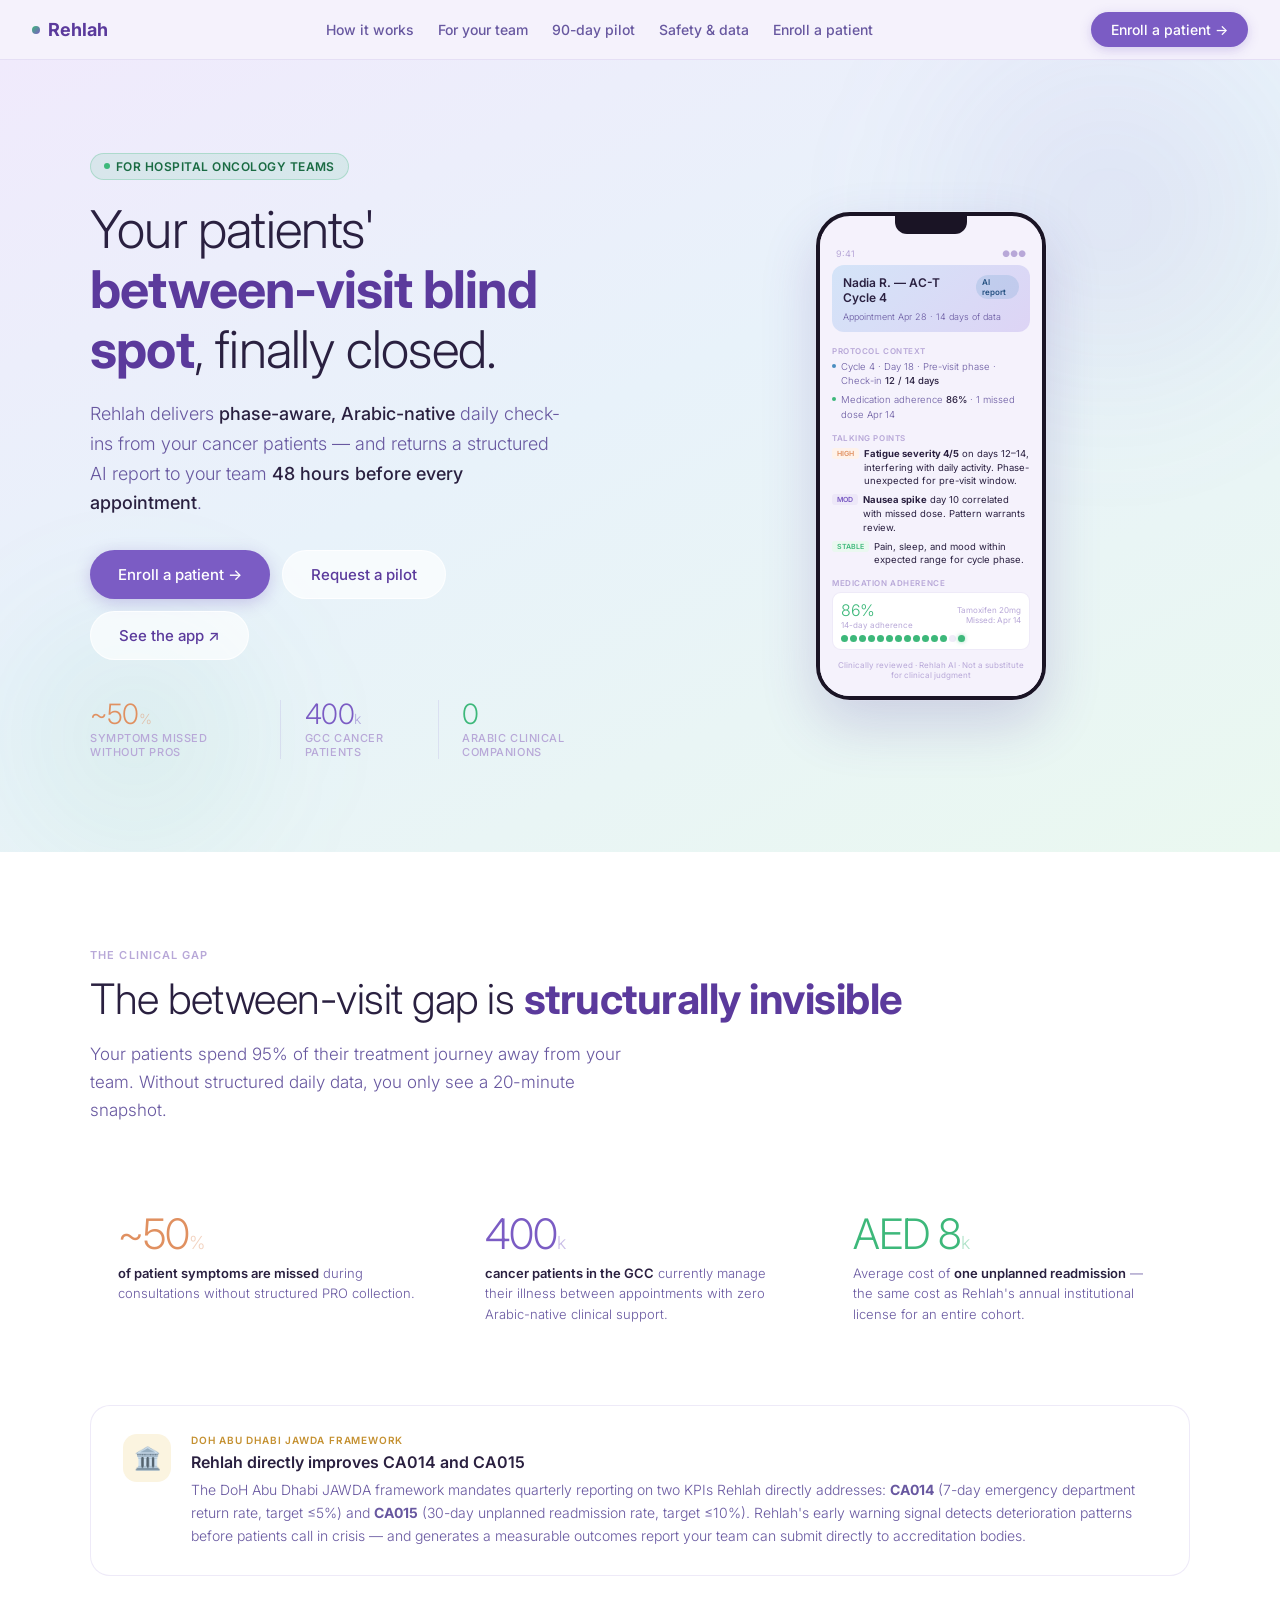
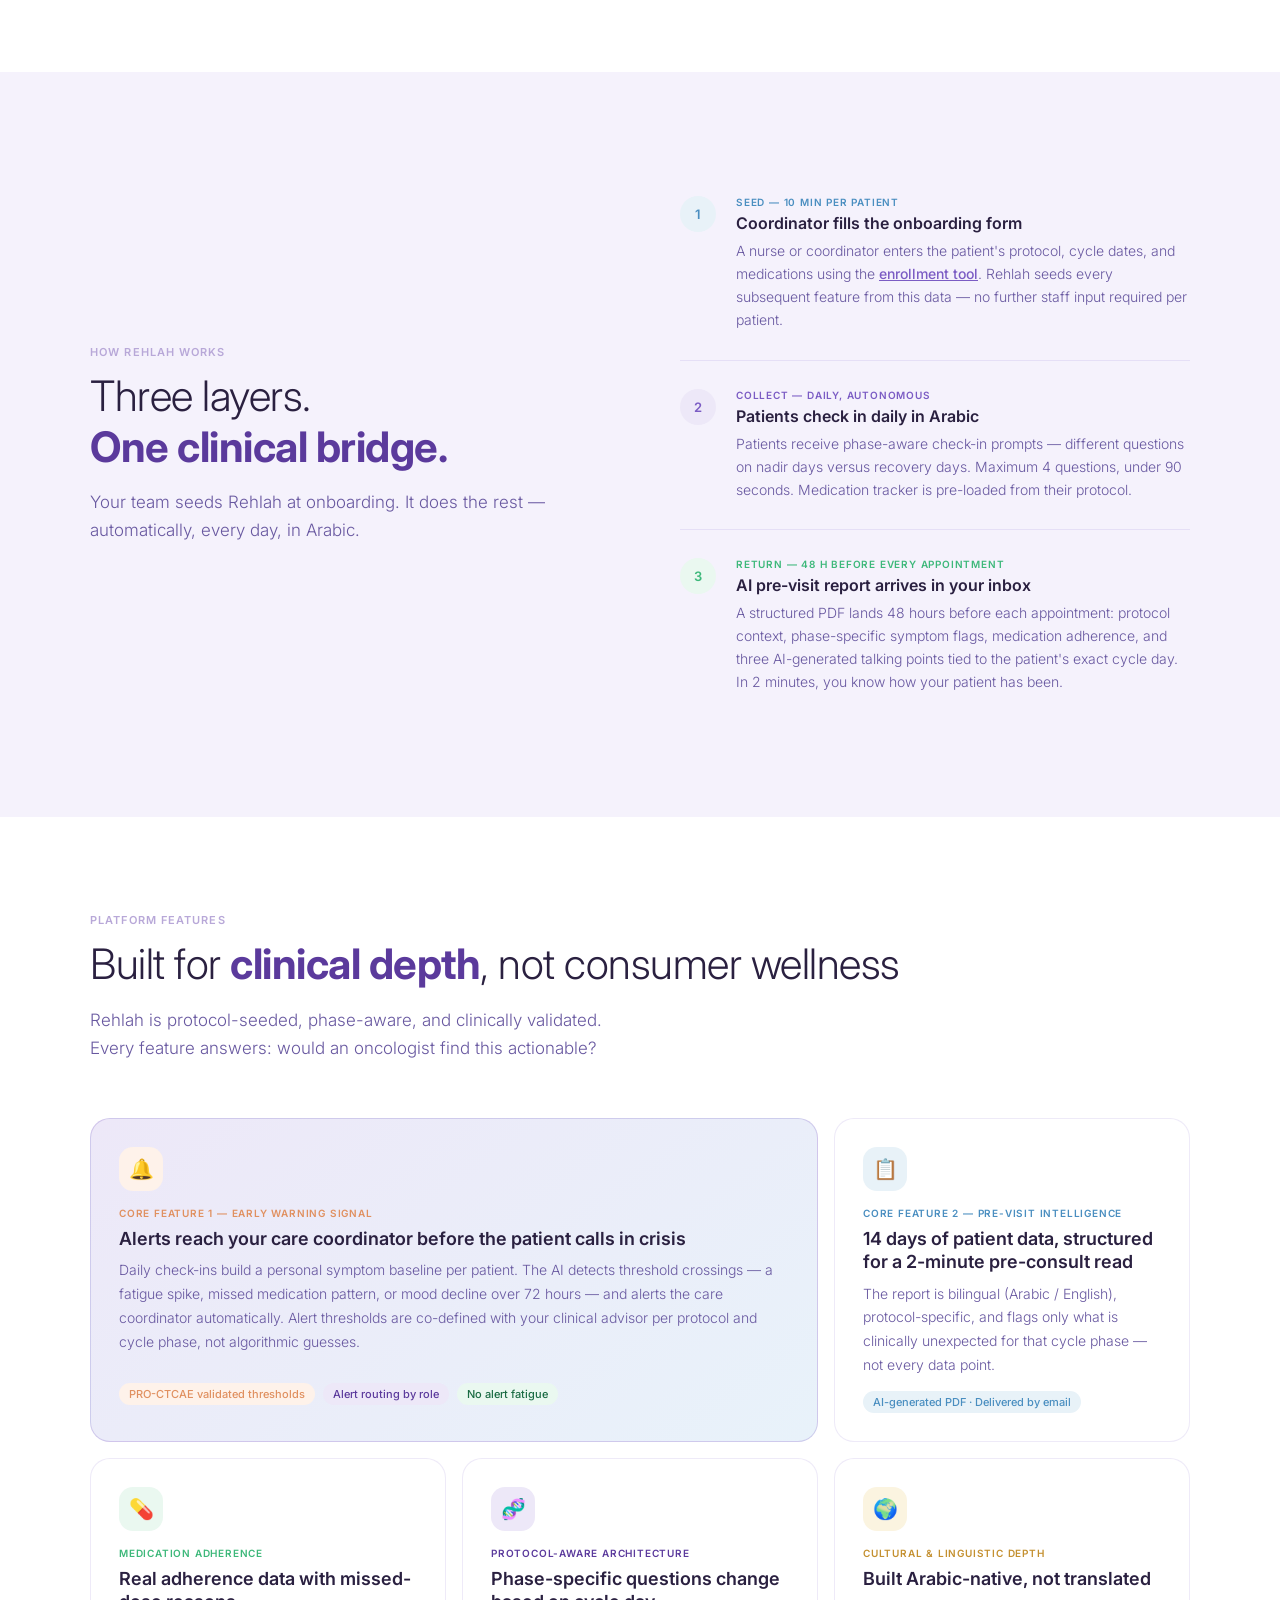
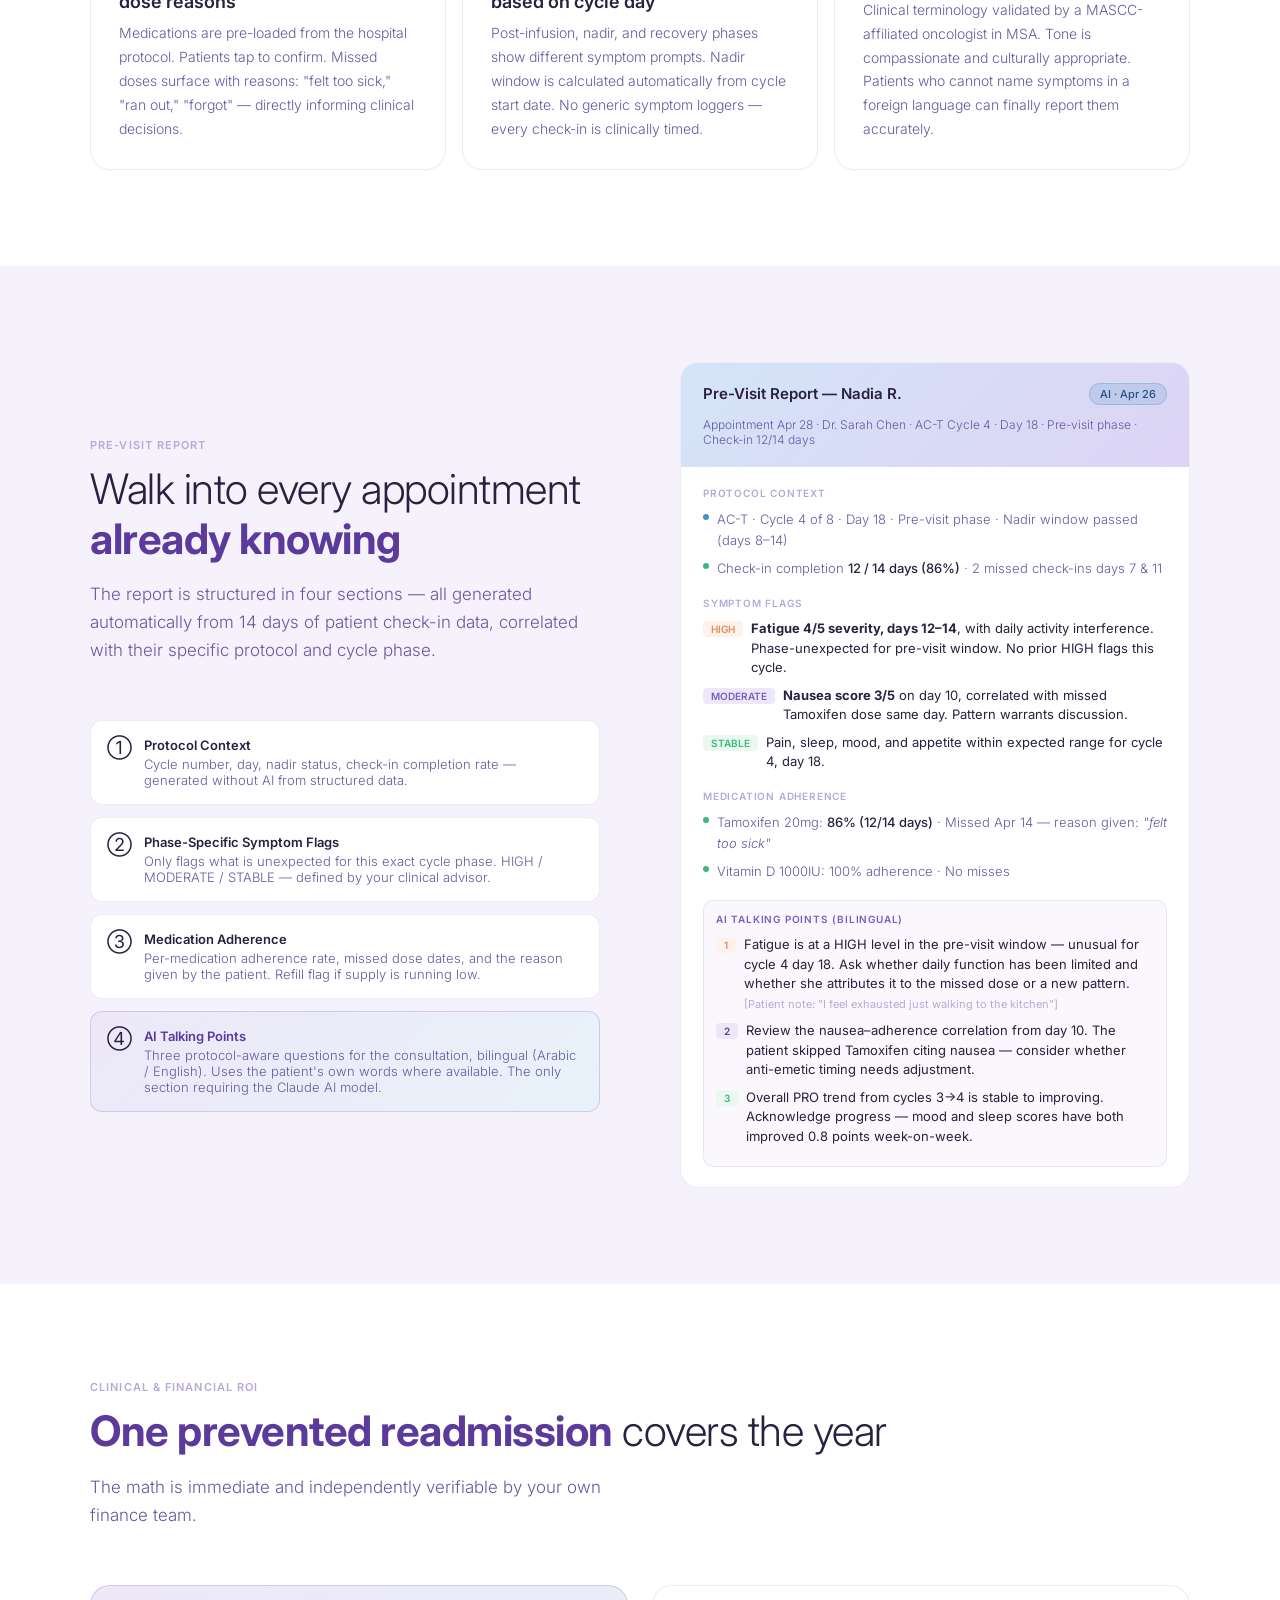
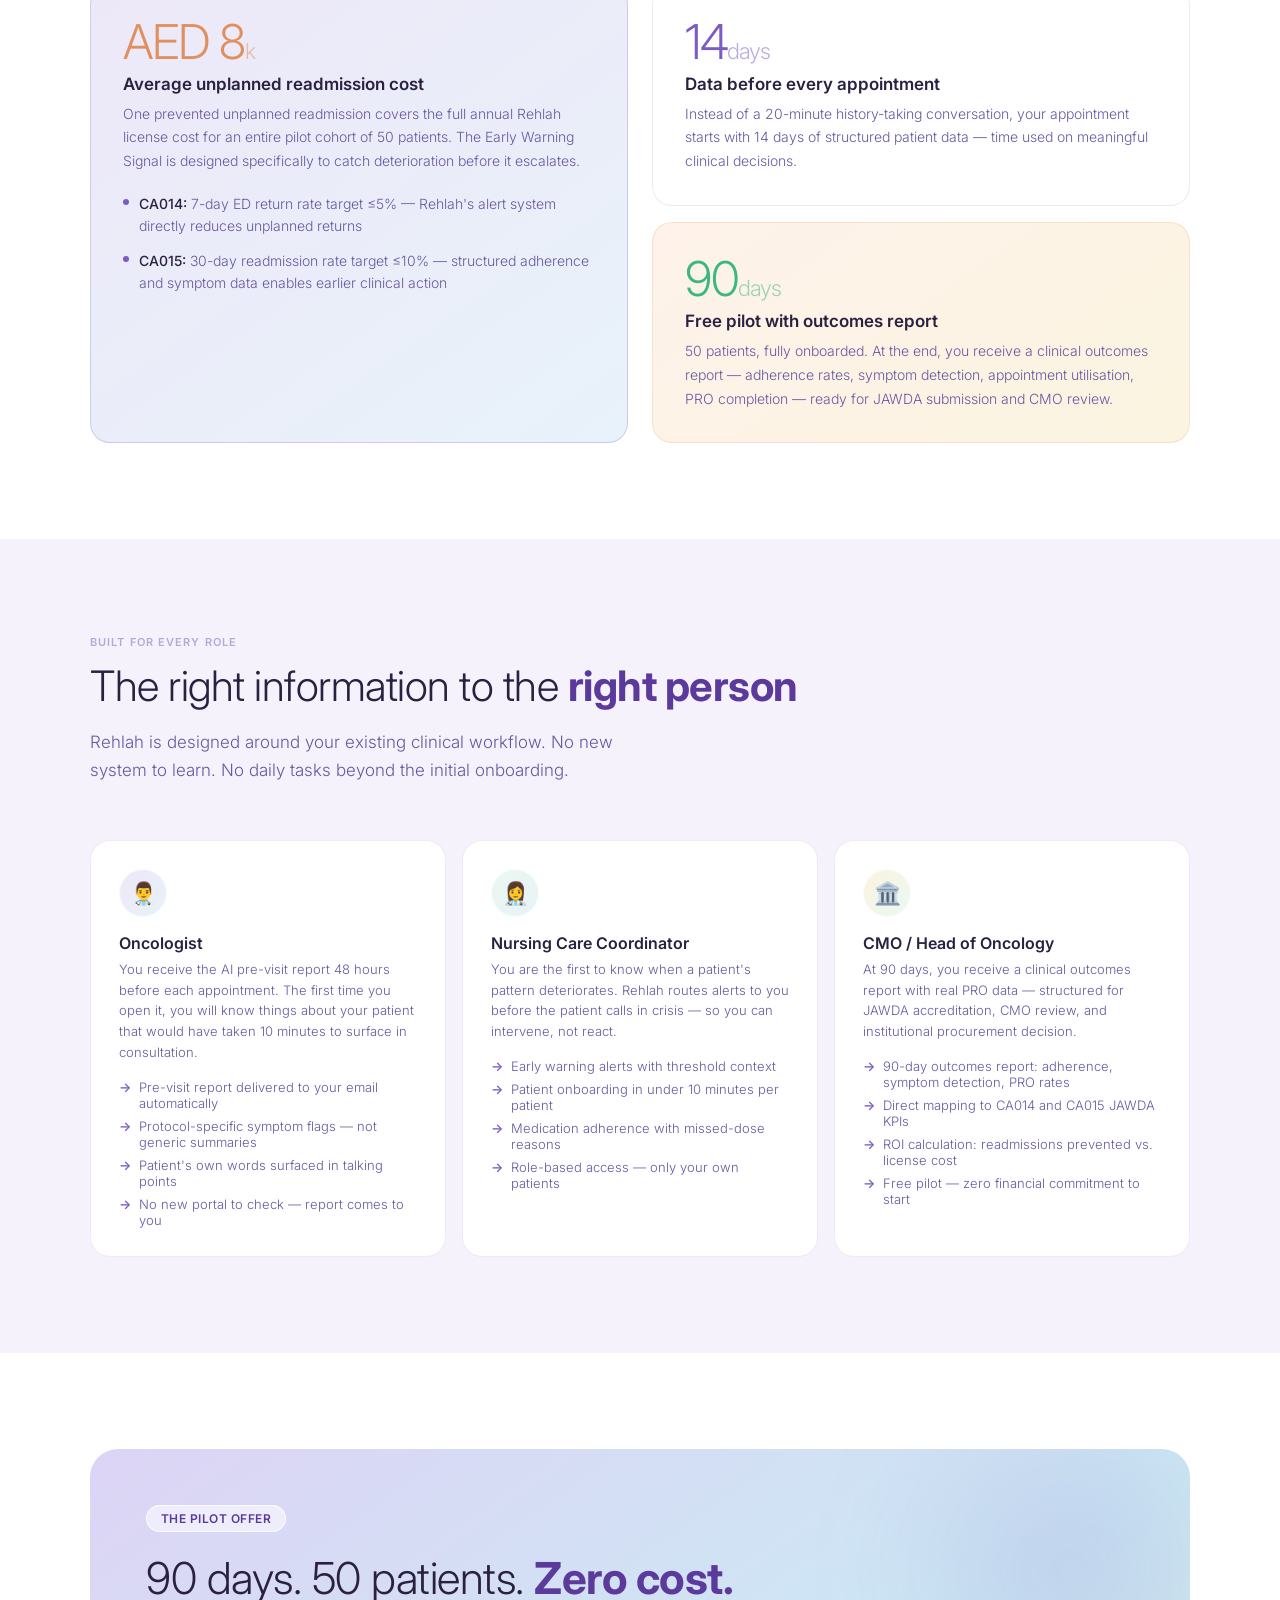
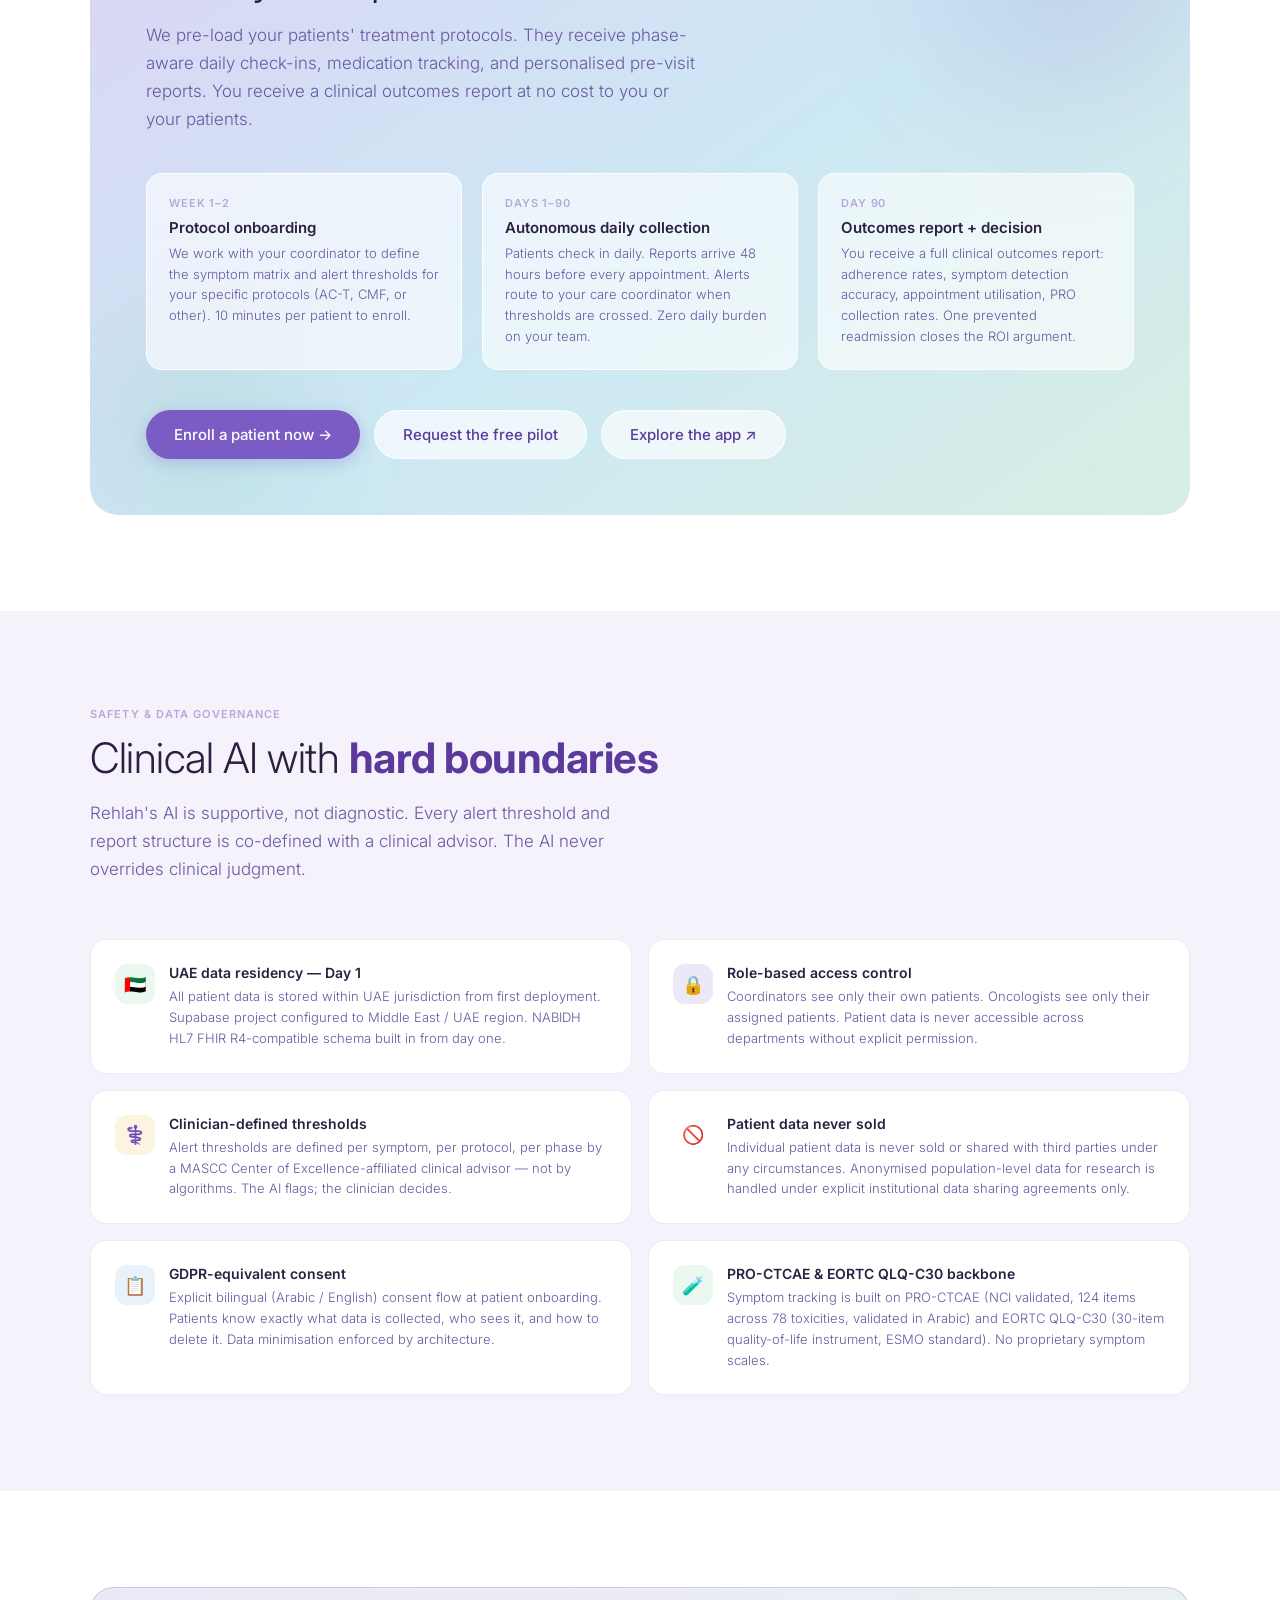
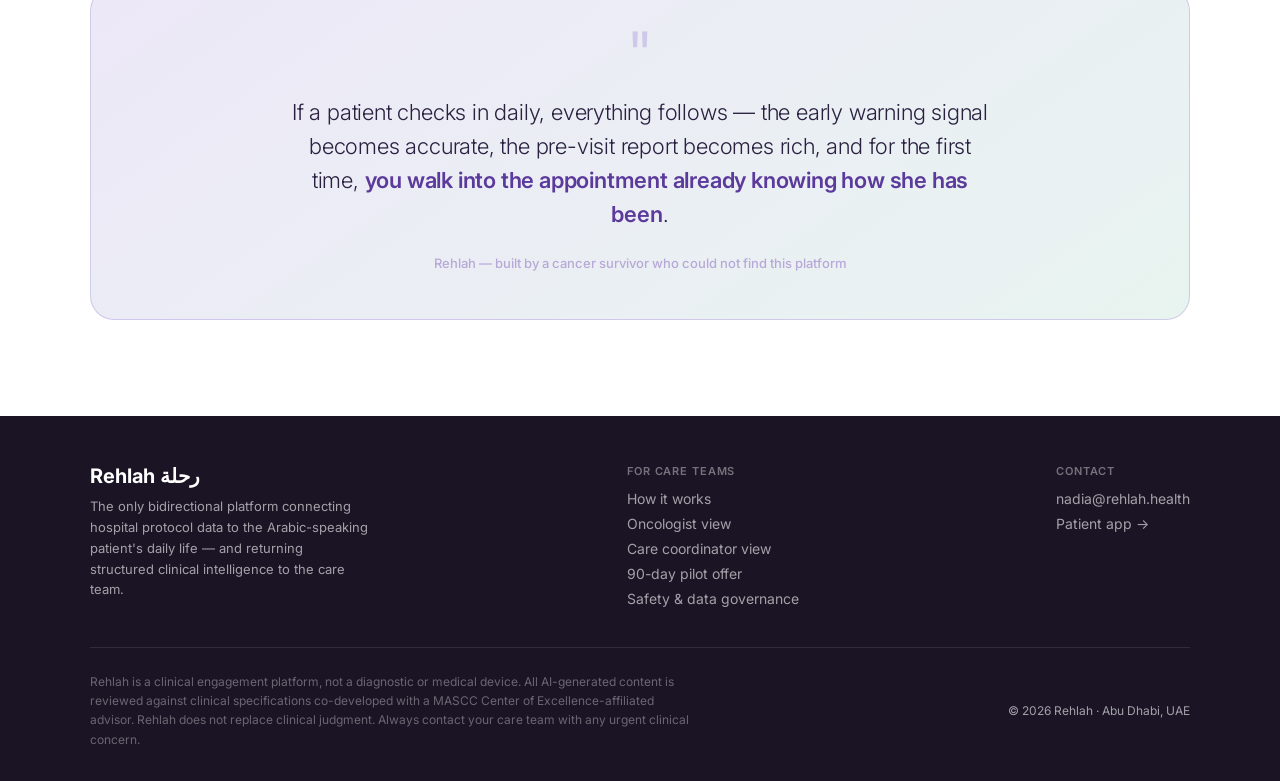
<file: docs/care-team/index.html>
<!DOCTYPE html>
<html lang="en" dir="ltr">
<head>
<meta charset="UTF-8">
<meta name="viewport" content="width=device-width, initial-scale=1.0">
<title>Rehlah — For Care Teams</title>
<link href="https://fonts.googleapis.com/css2?family=Almari:wght@300;400;700;800&family=Inter:wght@300;400;500;600;700&display=swap" rel="stylesheet">
<style>
*, *::before, *::after { box-sizing: border-box; margin: 0; padding: 0; }

:root {
  --bg: #F5F2FC;
  --bg2: #EDE8F8;
  --surface: #FFFFFF;
  --p: #7B5CC4;
  --pd: #5B3A9C;
  --pl: #EDE8F8;
  --pm: rgba(123,92,196,0.25);
  --pe: #E09060;
  --pel: #FEF2EA;
  --te: #3DB87A;
  --tel: #EAF8F0;
  --bl: #4A8EC0;
  --bll: #E8F2F8;
  --go: #C49030;
  --gol: #FBF4E0;
  --t1: #2A2040;
  --t2: #6858A0;
  --t3: #B8A8D8;
  --brd: rgba(123,92,196,0.13);
}

body {
  font-family: 'Inter', -apple-system, BlinkMacSystemFont, 'SF Pro Display', sans-serif;
  background: var(--bg);
  color: var(--t1);
  -webkit-font-smoothing: antialiased;
}

/* ─── NAV ─── */
nav {
  position: sticky; top: 0; z-index: 100;
  background: rgba(245,242,252,0.92);
  backdrop-filter: blur(16px);
  border-bottom: 0.5px solid var(--brd);
  padding: 0 2rem;
  display: flex; align-items: center; justify-content: space-between;
  height: 60px;
}
.nav-logo {
  display: flex; align-items: center; gap: 8px;
  font-size: 18px; font-weight: 700; color: var(--pd);
  text-decoration: none;
}
.nav-logo-dot {
  width: 8px; height: 8px; border-radius: 50%;
  background: linear-gradient(135deg, var(--te), var(--p));
}
.nav-links { display: flex; gap: 24px; align-items: center; }
.nav-links a {
  font-size: 14px; font-weight: 500; color: var(--t2);
  text-decoration: none; transition: color 0.2s;
}
.nav-links a:hover { color: var(--pd); }
.nav-cta {
  background: var(--p); color: #fff;
  padding: 9px 20px; border-radius: 100px;
  font-size: 14px; font-weight: 500;
  text-decoration: none; border: none; cursor: pointer;
  box-shadow: 0 3px 12px rgba(123,92,196,0.28);
  transition: background 0.2s;
}
.nav-cta:hover { background: var(--pd); }

/* ─── HERO ─── */
.hero-section {
  min-height: 88vh;
  display: flex; align-items: center;
  background: linear-gradient(155deg, #F0EAFC 0%, #E8F2FA 45%, #EAF8F0 100%);
  position: relative; overflow: hidden;
  padding: 80px 2rem 80px;
}
.hero-orb {
  position: absolute; border-radius: 50%;
  filter: blur(60px); pointer-events: none; z-index: 0;
}
.hero-inner {
  max-width: 1100px; margin: 0 auto;
  display: grid; grid-template-columns: 1fr 1fr;
  gap: 64px; align-items: center;
  position: relative; z-index: 2;
}
.hero-pill {
  display: inline-flex; align-items: center; gap: 6px;
  background: rgba(61,184,122,0.12); color: #1A6B43;
  border: 0.5px solid rgba(61,184,122,0.28);
  padding: 5px 13px; border-radius: 100px;
  font-size: 12px; font-weight: 600; letter-spacing: 0.04em;
  text-transform: uppercase; margin-bottom: 20px;
}
.hero-pill-dot {
  width: 6px; height: 6px; border-radius: 50%;
  background: var(--te);
}
.hero-h1 {
  font-size: clamp(32px, 5vw, 52px);
  font-weight: 300; line-height: 1.15;
  letter-spacing: -0.8px; color: var(--t1);
  margin-bottom: 20px;
}
.hero-h1 b { font-weight: 700; color: var(--pd); }
.hero-sub {
  font-size: 18px; font-weight: 300; color: var(--t2);
  line-height: 1.65; margin-bottom: 32px; max-width: 480px;
}
.hero-sub b { color: var(--t1); font-weight: 500; }
.hero-actions { display: flex; gap: 12px; flex-wrap: wrap; }
.btn-primary {
  background: var(--p); color: #fff;
  padding: 14px 28px; border-radius: 100px;
  font-size: 15px; font-weight: 500;
  text-decoration: none; display: inline-flex;
  align-items: center; gap: 8px;
  box-shadow: 0 4px 16px rgba(123,92,196,0.30);
  transition: background 0.2s;
}
.btn-primary:hover { background: var(--pd); }
.btn-secondary {
  background: rgba(255,255,255,0.65); color: var(--pd);
  border: 0.5px solid rgba(255,255,255,0.8);
  padding: 14px 28px; border-radius: 100px;
  font-size: 15px; font-weight: 500;
  text-decoration: none; display: inline-flex;
  align-items: center; gap: 8px;
  transition: background 0.2s;
}
.btn-secondary:hover { background: rgba(255,255,255,0.9); }
.hero-stats {
  display: flex; gap: 24px; margin-top: 40px;
}
.hero-stat { }
.hero-stat-val {
  font-size: 28px; font-weight: 300; color: var(--t1);
  letter-spacing: -0.5px; line-height: 1;
}
.hero-stat-val span { font-size: 14px; opacity: 0.5; }
.hero-stat-lbl {
  font-size: 11px; color: var(--t3); font-weight: 500;
  letter-spacing: 0.05em; text-transform: uppercase;
  margin-top: 3px;
}
.hero-stat-div {
  width: 0.5px; background: var(--brd); align-self: stretch;
}

/* Phone mockup */
.hero-phone-wrap {
  display: flex; justify-content: center; align-items: center;
  gap: 16px;
}
.phone-mockup {
  width: 230px; background: var(--bg);
  border-radius: 34px; border: 4px solid #1A1425;
  overflow: hidden;
  box-shadow: 0 24px 56px rgba(90,60,160,0.20), 0 0 0 0.5px rgba(255,255,255,0.5);
}
.phone-notch {
  width: 72px; height: 18px; background: #1A1425;
  border-radius: 0 0 12px 12px; margin: 0 auto;
}
.phone-screen { min-height: 460px; overflow: hidden; }

/* ─── SECTION SHELL ─── */
.section { padding: 96px 2rem; }
.section-alt { background: var(--surface); }
.container { max-width: 1100px; margin: 0 auto; }
.section-eyebrow {
  font-size: 11px; font-weight: 600; letter-spacing: 0.1em;
  text-transform: uppercase; color: var(--t3);
  margin-bottom: 12px;
}
.section-h2 {
  font-size: clamp(26px, 4vw, 42px);
  font-weight: 300; line-height: 1.2;
  letter-spacing: -0.5px; margin-bottom: 16px;
}
.section-h2 b { font-weight: 700; color: var(--pd); }
.section-sub {
  font-size: 17px; font-weight: 300; color: var(--t2);
  line-height: 1.65; max-width: 560px; margin-bottom: 56px;
}

/* ─── PROBLEM STRIP ─── */
.problem-grid {
  display: grid; grid-template-columns: repeat(3, 1fr);
  gap: 2px; margin-bottom: 48px;
}
.problem-card {
  background: var(--surface);
  padding: 32px 28px;
  position: relative;
}
.problem-card:first-child { border-radius: 18px 0 0 18px; }
.problem-card:last-child { border-radius: 0 18px 18px 0; }
.problem-num {
  font-size: 42px; font-weight: 300; letter-spacing: -1px;
  line-height: 1; margin-bottom: 8px;
}
.problem-num span { font-size: 18px; opacity: 0.4; }
.problem-lbl { font-size: 13px; font-weight: 300; color: var(--t2); line-height: 1.6; }
.problem-lbl b { color: var(--t1); font-weight: 600; }
.stat-orange { color: var(--pe); }
.stat-purple { color: var(--p); }
.stat-green { color: var(--te); }

/* ─── HOW IT WORKS ─── */
.how-grid {
  display: grid; grid-template-columns: 1fr 1fr;
  gap: 80px; align-items: center;
}
.how-steps { display: flex; flex-direction: column; gap: 0; }
.how-step {
  display: flex; gap: 20px;
  padding: 28px 0; border-bottom: 0.5px solid var(--brd);
  cursor: pointer;
  transition: all 0.2s;
}
.how-step:last-child { border-bottom: none; }
.step-num-wrap {
  width: 36px; height: 36px; border-radius: 50%;
  flex-shrink: 0; display: flex; align-items: center;
  justify-content: center;
  font-size: 13px; font-weight: 600;
}
.step-num-1 { background: var(--bll); color: var(--bl); }
.step-num-2 { background: var(--pl); color: var(--p); }
.step-num-3 { background: var(--tel); color: var(--te); }
.step-body { flex: 1; }
.step-tag {
  font-size: 10px; font-weight: 600; letter-spacing: 0.08em;
  text-transform: uppercase; margin-bottom: 5px;
}
.step-tag-1 { color: var(--bl); }
.step-tag-2 { color: var(--p); }
.step-tag-3 { color: var(--te); }
.step-title { font-size: 16px; font-weight: 600; color: var(--t1); margin-bottom: 6px; }
.step-desc { font-size: 14px; font-weight: 300; color: var(--t2); line-height: 1.65; }

/* ─── FEATURES ─── */
.features-grid {
  display: grid; grid-template-columns: repeat(3, 1fr);
  gap: 16px;
}
.feat-card {
  background: var(--surface);
  border: 0.5px solid var(--brd);
  border-radius: 20px; padding: 28px;
  transition: box-shadow 0.2s;
}
.feat-card:hover {
  box-shadow: 0 8px 32px rgba(123,92,196,0.10);
}
.feat-card.featured {
  background: linear-gradient(145deg, #EDE8F8, #E8F2FA);
  border-color: var(--pm);
  grid-column: span 2;
}
.feat-icon {
  width: 44px; height: 44px; border-radius: 14px;
  display: flex; align-items: center; justify-content: center;
  margin-bottom: 16px; font-size: 20px;
}
.feat-tag {
  font-size: 10px; font-weight: 600; letter-spacing: 0.08em;
  text-transform: uppercase; margin-bottom: 8px;
}
.feat-h { font-size: 18px; font-weight: 600; color: var(--t1); margin-bottom: 8px; line-height: 1.3; }
.feat-desc { font-size: 14px; font-weight: 300; color: var(--t2); line-height: 1.7; }
.feat-badge {
  display: inline-flex; align-items: center; gap: 4px;
  font-size: 11px; font-weight: 500;
  padding: 4px 10px; border-radius: 100px;
  margin-top: 14px;
}

/* ─── REPORT PREVIEW ─── */
.report-preview {
  background: var(--surface);
  border: 0.5px solid var(--brd);
  border-radius: 18px; overflow: hidden;
  max-width: 560px;
}
.report-header {
  background: linear-gradient(135deg, #D4E4F8, #DDD4F5);
  padding: 20px 22px;
}
.report-header-top {
  display: flex; align-items: center; justify-content: space-between;
  margin-bottom: 12px;
}
.report-title { font-size: 15px; font-weight: 600; color: var(--t1); }
.report-badge {
  font-size: 11px; font-weight: 500;
  background: rgba(74,142,192,0.18); color: #245080;
  border: 0.5px solid rgba(74,142,192,0.28);
  padding: 3px 10px; border-radius: 100px;
}
.report-meta { font-size: 12px; color: var(--t2); font-weight: 300; }
.report-body { padding: 20px 22px; }
.report-section { margin-bottom: 18px; }
.report-section:last-child { margin-bottom: 0; }
.report-section-lbl {
  font-size: 10px; font-weight: 600; letter-spacing: 0.08em;
  text-transform: uppercase; color: var(--t3); margin-bottom: 10px;
}
.report-row {
  display: flex; align-items: flex-start; gap: 8px; margin-bottom: 8px;
}
.report-dot {
  width: 6px; height: 6px; border-radius: 50%;
  flex-shrink: 0; margin-top: 5px;
}
.report-text { font-size: 13px; color: var(--t2); line-height: 1.6; font-weight: 300; }
.report-text b { color: var(--t1); font-weight: 500; }
.tp-row {
  display: flex; gap: 8px; margin-bottom: 8px; align-items: flex-start;
}
.tp-flag {
  font-size: 10px; font-weight: 600; padding: 2px 8px;
  border-radius: 4px; flex-shrink: 0; margin-top: 2px;
}
.tp-high { background: var(--pel); color: var(--pe); }
.tp-moderate { background: var(--pl); color: var(--p); }
.tp-stable { background: var(--tel); color: var(--te); }
.tp-text { font-size: 13px; color: var(--t1); line-height: 1.5; font-weight: 400; }

/* ─── ROI ─── */
.roi-grid {
  display: grid; grid-template-columns: 1fr 1fr;
  gap: 24px; align-items: stretch;
}
.roi-card {
  background: var(--surface); border: 0.5px solid var(--brd);
  border-radius: 20px; padding: 32px;
}
.roi-card.primary {
  background: linear-gradient(145deg, var(--pl), #E8F2FA);
  border-color: var(--pm);
}
.roi-card.amber {
  background: linear-gradient(145deg, var(--pel), var(--gol));
  border-color: rgba(224,144,96,0.2);
}
.roi-big {
  font-size: 48px; font-weight: 300; letter-spacing: -1.5px;
  line-height: 1; margin-bottom: 8px;
}
.roi-big span { font-size: 22px; opacity: 0.5; }
.roi-title { font-size: 17px; font-weight: 600; color: var(--t1); margin-bottom: 8px; }
.roi-desc { font-size: 14px; font-weight: 300; color: var(--t2); line-height: 1.7; }
.roi-items { display: flex; flex-direction: column; gap: 12px; margin-top: 20px; }
.roi-item { display: flex; align-items: flex-start; gap: 10px; }
.roi-item-dot {
  width: 6px; height: 6px; border-radius: 50%;
  background: var(--p); flex-shrink: 0; margin-top: 6px;
}
.roi-item-text { font-size: 14px; color: var(--t2); line-height: 1.6; font-weight: 300; }
.roi-item-text b { color: var(--t1); font-weight: 500; }

/* ─── PILOT OFFER ─── */
.pilot-card {
  background: linear-gradient(145deg, #DDD4F5, #CCE8F4 55%, #D8EEE4);
  border-radius: 28px; padding: 56px;
  position: relative; overflow: hidden;
}
.pilot-orb {
  position: absolute; border-radius: 50%;
  filter: blur(50px); pointer-events: none; z-index: 0;
}
.pilot-inner { position: relative; z-index: 2; }
.pilot-eyebrow {
  display: inline-flex; align-items: center; gap: 6px;
  background: rgba(255,255,255,0.55); color: var(--pd);
  border: 0.5px solid rgba(255,255,255,0.8);
  padding: 5px 14px; border-radius: 100px;
  font-size: 12px; font-weight: 600; letter-spacing: 0.04em;
  text-transform: uppercase; margin-bottom: 20px;
}
.pilot-h2 {
  font-size: clamp(28px, 4vw, 44px); font-weight: 300;
  line-height: 1.2; letter-spacing: -0.5px;
  margin-bottom: 16px;
}
.pilot-h2 b { font-weight: 700; color: var(--pd); }
.pilot-desc {
  font-size: 17px; font-weight: 300; color: var(--t2);
  line-height: 1.65; max-width: 560px; margin-bottom: 40px;
}
.pilot-steps {
  display: grid; grid-template-columns: repeat(3,1fr);
  gap: 20px; margin-bottom: 40px;
}
.pilot-step {
  background: rgba(255,255,255,0.60);
  border: 0.5px solid rgba(255,255,255,0.8);
  border-radius: 16px; padding: 22px;
}
.pilot-step-num {
  font-size: 11px; font-weight: 600; letter-spacing: 0.08em;
  text-transform: uppercase; color: var(--t3); margin-bottom: 8px;
}
.pilot-step-title { font-size: 15px; font-weight: 600; color: var(--t1); margin-bottom: 6px; }
.pilot-step-desc { font-size: 13px; font-weight: 300; color: var(--t2); line-height: 1.6; }
.pilot-actions { display: flex; gap: 14px; flex-wrap: wrap; }

/* ─── JAWDA ─── */
.jawda-card {
  background: var(--surface); border: 0.5px solid var(--brd);
  border-radius: 20px; padding: 28px 32px;
  display: flex; gap: 20px; align-items: flex-start;
}
.jawda-icon {
  width: 48px; height: 48px; flex-shrink: 0; border-radius: 14px;
  background: var(--gol); display: flex; align-items: center;
  justify-content: center; font-size: 22px;
}
.jawda-body { flex: 1; }
.jawda-tag {
  font-size: 10px; font-weight: 600; letter-spacing: 0.08em;
  text-transform: uppercase; color: var(--go); margin-bottom: 6px;
}
.jawda-title { font-size: 16px; font-weight: 600; color: var(--t1); margin-bottom: 6px; }
.jawda-desc { font-size: 14px; font-weight: 300; color: var(--t2); line-height: 1.65; }

/* ─── ROLES ─── */
.roles-grid { display: grid; grid-template-columns: repeat(3,1fr); gap: 16px; }
.role-card {
  background: var(--surface); border: 0.5px solid var(--brd);
  border-radius: 20px; padding: 28px;
}
.role-av {
  width: 48px; height: 48px; border-radius: 50%;
  display: flex; align-items: center; justify-content: center;
  font-size: 20px; margin-bottom: 16px;
  border: 1.5px solid rgba(255,255,255,0.7);
}
.role-title { font-size: 16px; font-weight: 600; color: var(--t1); margin-bottom: 6px; }
.role-sub { font-size: 13px; font-weight: 300; color: var(--t2); line-height: 1.6; margin-bottom: 16px; }
.role-items { display: flex; flex-direction: column; gap: 7px; }
.role-item { display: flex; gap: 8px; align-items: flex-start; font-size: 13px; color: var(--t2); font-weight: 300; }
.role-item::before { content: "→"; color: var(--p); flex-shrink: 0; font-weight: 600; }

/* ─── SAFETY ─── */
.safety-grid { display: grid; grid-template-columns: repeat(2,1fr); gap: 16px; }
.safety-card {
  background: var(--surface); border: 0.5px solid var(--brd);
  border-radius: 16px; padding: 24px;
  display: flex; gap: 14px; align-items: flex-start;
}
.safety-icon {
  width: 40px; height: 40px; border-radius: 12px;
  flex-shrink: 0; display: flex; align-items: center;
  justify-content: center; font-size: 18px;
}
.safety-title { font-size: 14px; font-weight: 600; color: var(--t1); margin-bottom: 5px; }
.safety-desc { font-size: 13px; font-weight: 300; color: var(--t2); line-height: 1.6; }

/* ─── QUOTE ─── */
.quote-card {
  background: linear-gradient(145deg, #EDE8F8, #E8F4F0);
  border: 0.5px solid var(--pm); border-radius: 24px;
  padding: 48px; text-align: center; position: relative;
}
.quote-mark { font-size: 64px; color: var(--pm); line-height: 0.6; margin-bottom: 20px; }
.quote-text {
  font-size: 22px; font-weight: 300; color: var(--t1);
  line-height: 1.55; max-width: 700px; margin: 0 auto 24px;
  letter-spacing: -0.2px;
}
.quote-text b { font-weight: 600; color: var(--pd); }
.quote-author { font-size: 13px; color: var(--t3); font-weight: 500; }

/* ─── FOOTER ─── */
footer {
  background: #1A1425; color: rgba(255,255,255,0.6);
  padding: 48px 2rem 32px;
}
.footer-inner {
  max-width: 1100px; margin: 0 auto;
  display: flex; justify-content: space-between; align-items: flex-start;
  gap: 40px; flex-wrap: wrap; margin-bottom: 40px;
}
.footer-logo { font-size: 20px; font-weight: 700; color: #fff; margin-bottom: 8px; }
.footer-sub { font-size: 13px; line-height: 1.6; max-width: 280px; }
.footer-col-title {
  font-size: 11px; font-weight: 600; letter-spacing: 0.08em;
  text-transform: uppercase; color: rgba(255,255,255,0.4); margin-bottom: 12px;
}
.footer-links { display: flex; flex-direction: column; gap: 8px; }
.footer-links a {
  font-size: 14px; color: rgba(255,255,255,0.6);
  text-decoration: none; transition: color 0.2s;
}
.footer-links a:hover { color: #fff; }
.footer-bottom {
  max-width: 1100px; margin: 0 auto;
  border-top: 0.5px solid rgba(255,255,255,0.1);
  padding-top: 24px; display: flex;
  justify-content: space-between; align-items: center;
  font-size: 12px; flex-wrap: wrap; gap: 8px;
}
.footer-disclaimer { font-size: 12px; color: rgba(255,255,255,0.35); max-width: 600px; line-height: 1.6; }

/* ─── REPORT INSIDE PHONE ─── */
.phone-report {
  padding: 12px;
  background: var(--bg);
  min-height: 460px;
  font-size: 11px;
}
.ph-sbar {
  display: flex; justify-content: space-between;
  font-size: 9px; color: var(--t3); padding: 2px 4px 6px;
}
.ph-header {
  background: linear-gradient(135deg, #D4E4F8, #DDD4F5);
  border-radius: 12px; padding: 10px 11px; margin-bottom: 8px;
}
.ph-h-top {
  display: flex; justify-content: space-between; align-items: flex-start; margin-bottom: 6px;
}
.ph-h-name { font-size: 12px; font-weight: 600; color: var(--t1); }
.ph-h-badge {
  font-size: 8px; font-weight: 600; background: rgba(74,142,192,0.18);
  color: #245080; padding: 2px 6px; border-radius: 100px;
}
.ph-h-meta { font-size: 9px; color: var(--t2); font-weight: 300; }
.ph-section-lbl {
  font-size: 8px; font-weight: 600; letter-spacing: 0.07em;
  text-transform: uppercase; color: var(--t3);
  padding: 6px 0 4px;
}
.ph-row {
  display: flex; align-items: flex-start; gap: 5px; margin-bottom: 5px;
}
.ph-dot {
  width: 4px; height: 4px; border-radius: 50%;
  flex-shrink: 0; margin-top: 4px;
}
.ph-text { font-size: 9.5px; color: var(--t2); line-height: 1.5; font-weight: 300; }
.ph-text b { color: var(--t1); font-weight: 500; }
.ph-tp-row {
  display: flex; gap: 5px; margin-bottom: 5px; align-items: flex-start;
}
.ph-flag {
  font-size: 7px; font-weight: 600;
  padding: 1px 5px; border-radius: 3px; flex-shrink: 0; margin-top: 1px;
}
.ph-tp { font-size: 9.5px; color: var(--t1); line-height: 1.45; }
.ph-adh {
  background: var(--surface); border: 0.5px solid var(--brd);
  border-radius: 9px; padding: 7px 8px; margin-bottom: 6px;
}
.ph-adh-row { display: flex; justify-content: space-between; align-items: center; }
.ph-adh-val { font-size: 16px; font-weight: 300; color: var(--te); letter-spacing: -0.5px; }
.ph-adh-lbl { font-size: 8px; color: var(--t3); }
.ph-adh-dots { display: flex; gap: 2px; margin-top: 5px; flex-wrap: wrap; }
.ph-adot { width: 7px; height: 7px; border-radius: 50%; }

/* Responsive */
@media (max-width: 900px) {
  .hero-inner, .how-grid, .roi-grid { grid-template-columns: 1fr; gap: 40px; }
  .features-grid, .roles-grid { grid-template-columns: 1fr; }
  .feat-card.featured { grid-column: span 1; }
  .pilot-steps { grid-template-columns: 1fr; }
  .problem-grid { grid-template-columns: 1fr; }
  .problem-card:first-child { border-radius: 18px 18px 0 0; }
  .problem-card:last-child { border-radius: 0 0 18px 18px; }
  .safety-grid { grid-template-columns: 1fr; }
  .hero-phone-wrap { display: none; }
  nav .nav-links { display: none; }
}
</style>
</head>
<body>

<!-- NAV -->
<nav>
  <a href="#" class="nav-logo">
    <div class="nav-logo-dot"></div>
    Rehlah
  </a>
  <div class="nav-links">
    <a href="#how-it-works">How it works</a>
    <a href="#for-your-team">For your team</a>
    <a href="#pilot">90-day pilot</a>
    <a href="#safety">Safety &amp; data</a>
    <a href="onboarding/">Enroll a patient</a>
  </div>
  <a href="onboarding/" class="nav-cta">Enroll a patient →</a>
</nav>

<!-- HERO -->
<section class="hero-section">
  <div class="hero-orb" style="width:500px;height:500px;background:radial-gradient(circle,rgba(123,92,196,0.10),transparent 70%);top:-100px;right:-80px;"></div>
  <div class="hero-orb" style="width:350px;height:350px;background:radial-gradient(circle,rgba(61,184,122,0.10),transparent 70%);bottom:-60px;left:-40px;"></div>
  <div class="hero-inner container">
    <div>
      <div class="hero-pill">
        <div class="hero-pill-dot"></div>
        For hospital oncology teams
      </div>
      <h1 class="hero-h1">
        Your patients' <b>between-visit blind spot</b>, finally closed.
      </h1>
      <p class="hero-sub">
        Rehlah delivers <b>phase-aware, Arabic-native</b> daily check-ins from your cancer patients — and returns a structured AI report to your team <b>48 hours before every appointment</b>.
      </p>
      <div class="hero-actions">
        <a href="onboarding/" class="btn-primary">Enroll a patient →</a>
        <a href="mailto:nadia@rehlah.health?subject=Rehlah 90-Day Pilot" class="btn-secondary">Request a pilot</a>
        <a href="https://nadbrahmi.github.io/Rehlah/app" target="_blank" class="btn-secondary">See the app ↗</a>
      </div>
      <div class="hero-stats">
        <div class="hero-stat">
          <div class="hero-stat-val stat-orange">~50<span>%</span></div>
          <div class="hero-stat-lbl">Symptoms missed without PROs</div>
        </div>
        <div class="hero-stat-div"></div>
        <div class="hero-stat">
          <div class="hero-stat-val stat-purple">400<span>k</span></div>
          <div class="hero-stat-lbl">GCC cancer patients</div>
        </div>
        <div class="hero-stat-div"></div>
        <div class="hero-stat">
          <div class="hero-stat-val stat-green">0</div>
          <div class="hero-stat-lbl">Arabic clinical companions</div>
        </div>
      </div>
    </div>
    <!-- Phone mockup showing report -->
    <div class="hero-phone-wrap">
      <div class="phone-mockup">
        <div class="phone-notch"></div>
        <div class="phone-screen">
          <div class="phone-report">
            <div class="ph-sbar"><span>9:41</span><span>●●●</span></div>
            <div class="ph-header">
              <div class="ph-h-top">
                <div class="ph-h-name">Nadia R. — AC-T Cycle 4</div>
                <div class="ph-h-badge">AI report</div>
              </div>
              <div class="ph-h-meta">Appointment Apr 28 · 14 days of data</div>
            </div>

            <div class="ph-section-lbl">Protocol Context</div>
            <div class="ph-row">
              <div class="ph-dot" style="background:var(--bl)"></div>
              <div class="ph-text">Cycle 4 · Day 18 · Pre-visit phase · Check-in <b>12 / 14 days</b></div>
            </div>
            <div class="ph-row">
              <div class="ph-dot" style="background:var(--te)"></div>
              <div class="ph-text">Medication adherence <b>86%</b> · 1 missed dose Apr 14</div>
            </div>

            <div class="ph-section-lbl">Talking Points</div>
            <div class="ph-tp-row">
              <div class="ph-flag tp-high">HIGH</div>
              <div class="ph-tp"><b>Fatigue severity 4/5</b> on days 12–14, interfering with daily activity. Phase-unexpected for pre-visit window.</div>
            </div>
            <div class="ph-tp-row">
              <div class="ph-flag tp-moderate">MOD</div>
              <div class="ph-tp"><b>Nausea spike</b> day 10 correlated with missed dose. Pattern warrants review.</div>
            </div>
            <div class="ph-tp-row">
              <div class="ph-flag" style="background:var(--tel);color:var(--te)">STABLE</div>
              <div class="ph-tp">Pain, sleep, and mood within expected range for cycle phase.</div>
            </div>

            <div class="ph-section-lbl">Medication Adherence</div>
            <div class="ph-adh">
              <div class="ph-adh-row">
                <div>
                  <div class="ph-adh-val">86%</div>
                  <div class="ph-adh-lbl">14-day adherence</div>
                </div>
                <div style="font-size:8px;color:var(--t3);text-align:right">Tamoxifen 20mg<br>Missed: Apr 14</div>
              </div>
              <div class="ph-adh-dots">
                <div class="ph-adot" style="background:var(--te)"></div><div class="ph-adot" style="background:var(--te)"></div>
                <div class="ph-adot" style="background:var(--te)"></div><div class="ph-adot" style="background:var(--te)"></div>
                <div class="ph-adot" style="background:var(--te)"></div><div class="ph-adot" style="background:var(--te)"></div>
                <div class="ph-adot" style="background:var(--te)"></div><div class="ph-adot" style="background:var(--te)"></div>
                <div class="ph-adot" style="background:var(--te)"></div><div class="ph-adot" style="background:var(--te)"></div>
                <div class="ph-adot" style="background:var(--te)"></div><div class="ph-adot" style="background:var(--te)"></div>
                <div class="ph-adot" style="background:rgba(123,92,196,0.12)"></div>
                <div class="ph-adot" style="background:var(--te);box-shadow:0 0 4px rgba(61,184,122,0.5)"></div>
              </div>
            </div>

            <div style="font-size:8px;color:var(--t3);text-align:center;padding:4px 0;">
              Clinically reviewed · Rehlah AI · Not a substitute for clinical judgment
            </div>
          </div>
        </div>
      </div>
    </div>
  </div>
</section>

<!-- PROBLEM NUMBERS -->
<section class="section section-alt">
  <div class="container">
    <div class="section-eyebrow">The clinical gap</div>
    <h2 class="section-h2">The between-visit gap is <b>structurally invisible</b></h2>
    <p class="section-sub">Your patients spend 95% of their treatment journey away from your team. Without structured daily data, you only see a 20-minute snapshot.</p>
    <div class="problem-grid">
      <div class="problem-card">
        <div class="problem-num stat-orange">~50<span>%</span></div>
        <div class="problem-lbl"><b>of patient symptoms are missed</b> during consultations without structured PRO collection.</div>
      </div>
      <div class="problem-card">
        <div class="problem-num stat-purple">400<span>k</span></div>
        <div class="problem-lbl"><b>cancer patients in the GCC</b> currently manage their illness between appointments with zero Arabic-native clinical support.</div>
      </div>
      <div class="problem-card">
        <div class="problem-num stat-green">AED 8<span>k</span></div>
        <div class="problem-lbl">Average cost of <b>one unplanned readmission</b> — the same cost as Rehlah's annual institutional license for an entire cohort.</div>
      </div>
    </div>
    <!-- JAWDA -->
    <div class="jawda-card">
      <div class="jawda-icon">🏛️</div>
      <div class="jawda-body">
        <div class="jawda-tag">DoH Abu Dhabi JAWDA Framework</div>
        <div class="jawda-title">Rehlah directly improves CA014 and CA015</div>
        <div class="jawda-desc">The DoH Abu Dhabi JAWDA framework mandates quarterly reporting on two KPIs Rehlah directly addresses: <b>CA014</b> (7-day emergency department return rate, target ≤5%) and <b>CA015</b> (30-day unplanned readmission rate, target ≤10%). Rehlah's early warning signal detects deterioration patterns before patients call in crisis — and generates a measurable outcomes report your team can submit directly to accreditation bodies.</div>
      </div>
    </div>
  </div>
</section>

<!-- HOW IT WORKS -->
<section class="section" id="how-it-works">
  <div class="container">
    <div class="how-grid">
      <div>
        <div class="section-eyebrow">How Rehlah works</div>
        <h2 class="section-h2">Three layers.<br><b>One clinical bridge.</b></h2>
        <p class="section-sub" style="margin-bottom:0">Your team seeds Rehlah at onboarding. It does the rest — automatically, every day, in Arabic.</p>
      </div>
      <div class="how-steps">
        <div class="how-step">
          <div class="step-num-wrap step-num-1">1</div>
          <div class="step-body">
            <div class="step-tag step-tag-1">Seed — 10 min per patient</div>
            <div class="step-title">Coordinator fills the onboarding form</div>
            <div class="step-desc">A nurse or coordinator enters the patient's protocol, cycle dates, and medications using the <a href="onboarding/" style="color:var(--p);font-weight:500;">enrollment tool</a>. Rehlah seeds every subsequent feature from this data — no further staff input required per patient.</div>
          </div>
        </div>
        <div class="how-step">
          <div class="step-num-wrap step-num-2">2</div>
          <div class="step-body">
            <div class="step-tag step-tag-2">Collect — daily, autonomous</div>
            <div class="step-title">Patients check in daily in Arabic</div>
            <div class="step-desc">Patients receive phase-aware check-in prompts — different questions on nadir days versus recovery days. Maximum 4 questions, under 90 seconds. Medication tracker is pre-loaded from their protocol.</div>
          </div>
        </div>
        <div class="how-step">
          <div class="step-num-wrap step-num-3">3</div>
          <div class="step-body">
            <div class="step-tag step-tag-3">Return — 48 h before every appointment</div>
            <div class="step-title">AI pre-visit report arrives in your inbox</div>
            <div class="step-desc">A structured PDF lands 48 hours before each appointment: protocol context, phase-specific symptom flags, medication adherence, and three AI-generated talking points tied to the patient's exact cycle day. In 2 minutes, you know how your patient has been.</div>
          </div>
        </div>
      </div>
    </div>
  </div>
</section>

<!-- FEATURES -->
<section class="section section-alt" id="for-your-team">
  <div class="container">
    <div class="section-eyebrow">Platform features</div>
    <h2 class="section-h2">Built for <b>clinical depth</b>, not consumer wellness</h2>
    <p class="section-sub">Rehlah is protocol-seeded, phase-aware, and clinically validated. Every feature answers: would an oncologist find this actionable?</p>
    <div class="features-grid">
      <!-- Featured: Early Warning -->
      <div class="feat-card featured">
        <div class="feat-icon" style="background:var(--pel)">🔔</div>
        <div class="feat-tag" style="color:var(--pe)">Core Feature 1 — Early Warning Signal</div>
        <div class="feat-h">Alerts reach your care coordinator before the patient calls in crisis</div>
        <div class="feat-desc">Daily check-ins build a personal symptom baseline per patient. The AI detects threshold crossings — a fatigue spike, missed medication pattern, or mood decline over 72 hours — and alerts the care coordinator automatically. Alert thresholds are co-defined with your clinical advisor per protocol and cycle phase, not algorithmic guesses.</div>
        <div style="display:flex;gap:8px;flex-wrap:wrap;margin-top:16px;">
          <div class="feat-badge" style="background:var(--pel);color:var(--pe)">PRO-CTCAE validated thresholds</div>
          <div class="feat-badge" style="background:var(--pl);color:var(--pd)">Alert routing by role</div>
          <div class="feat-badge" style="background:var(--tel);color:#1A6B43">No alert fatigue</div>
        </div>
      </div>
      <!-- Report -->
      <div class="feat-card">
        <div class="feat-icon" style="background:var(--bll)">📋</div>
        <div class="feat-tag" style="color:var(--bl)">Core Feature 2 — Pre-Visit Intelligence</div>
        <div class="feat-h">14 days of patient data, structured for a 2-minute pre-consult read</div>
        <div class="feat-desc">The report is bilingual (Arabic / English), protocol-specific, and flags only what is clinically unexpected for that cycle phase — not every data point.</div>
        <div class="feat-badge" style="background:var(--bll);color:var(--bl);margin-top:14px">AI-generated PDF · Delivered by email</div>
      </div>
      <!-- Adherence -->
      <div class="feat-card">
        <div class="feat-icon" style="background:var(--tel)">💊</div>
        <div class="feat-tag" style="color:var(--te)">Medication Adherence</div>
        <div class="feat-h">Real adherence data with missed-dose reasons</div>
        <div class="feat-desc">Medications are pre-loaded from the hospital protocol. Patients tap to confirm. Missed doses surface with reasons: "felt too sick," "ran out," "forgot" — directly informing clinical decisions.</div>
      </div>
      <!-- Protocol-seeded -->
      <div class="feat-card">
        <div class="feat-icon" style="background:var(--pl)">🧬</div>
        <div class="feat-tag" style="color:var(--pd)">Protocol-Aware Architecture</div>
        <div class="feat-h">Phase-specific questions change based on cycle day</div>
        <div class="feat-desc">Post-infusion, nadir, and recovery phases show different symptom prompts. Nadir window is calculated automatically from cycle start date. No generic symptom loggers — every check-in is clinically timed.</div>
      </div>
      <!-- Arabic -->
      <div class="feat-card">
        <div class="feat-icon" style="background:var(--gol)">🌍</div>
        <div class="feat-tag" style="color:var(--go)">Cultural & Linguistic Depth</div>
        <div class="feat-h">Built Arabic-native, not translated</div>
        <div class="feat-desc">Clinical terminology validated by a MASCC-affiliated oncologist in MSA. Tone is compassionate and culturally appropriate. Patients who cannot name symptoms in a foreign language can finally report them accurately.</div>
      </div>
    </div>
  </div>
</section>

<!-- REPORT DETAIL -->
<section class="section">
  <div class="container">
    <div class="how-grid">
      <div>
        <div class="section-eyebrow">Pre-visit report</div>
        <h2 class="section-h2">Walk into every appointment <b>already knowing</b></h2>
        <p class="section-sub">The report is structured in four sections — all generated automatically from 14 days of patient check-in data, correlated with their specific protocol and cycle phase.</p>
        <div style="display:flex;flex-direction:column;gap:12px;margin-top:8px;">
          <div style="display:flex;gap:12px;align-items:flex-start;padding:16px;background:var(--surface);border:0.5px solid var(--brd);border-radius:12px;">
            <div style="font-size:18px;flex-shrink:0">①</div>
            <div>
              <div style="font-size:13px;font-weight:600;color:var(--t1);margin-bottom:3px">Protocol Context</div>
              <div style="font-size:13px;color:var(--t2);font-weight:300">Cycle number, day, nadir status, check-in completion rate — generated without AI from structured data.</div>
            </div>
          </div>
          <div style="display:flex;gap:12px;align-items:flex-start;padding:16px;background:var(--surface);border:0.5px solid var(--brd);border-radius:12px;">
            <div style="font-size:18px;flex-shrink:0">②</div>
            <div>
              <div style="font-size:13px;font-weight:600;color:var(--t1);margin-bottom:3px">Phase-Specific Symptom Flags</div>
              <div style="font-size:13px;color:var(--t2);font-weight:300">Only flags what is unexpected for this exact cycle phase. HIGH / MODERATE / STABLE — defined by your clinical advisor.</div>
            </div>
          </div>
          <div style="display:flex;gap:12px;align-items:flex-start;padding:16px;background:var(--surface);border:0.5px solid var(--brd);border-radius:12px;">
            <div style="font-size:18px;flex-shrink:0">③</div>
            <div>
              <div style="font-size:13px;font-weight:600;color:var(--t1);margin-bottom:3px">Medication Adherence</div>
              <div style="font-size:13px;color:var(--t2);font-weight:300">Per-medication adherence rate, missed dose dates, and the reason given by the patient. Refill flag if supply is running low.</div>
            </div>
          </div>
          <div style="display:flex;gap:12px;align-items:flex-start;padding:16px;background:linear-gradient(135deg,var(--pl),#E8F2FA);border:0.5px solid var(--pm);border-radius:12px;">
            <div style="font-size:18px;flex-shrink:0">④</div>
            <div>
              <div style="font-size:13px;font-weight:600;color:var(--pd);margin-bottom:3px">AI Talking Points</div>
              <div style="font-size:13px;color:var(--t2);font-weight:300">Three protocol-aware questions for the consultation, bilingual (Arabic / English). Uses the patient's own words where available. The only section requiring the Claude AI model.</div>
            </div>
          </div>
        </div>
      </div>
      <div>
        <!-- Full report preview -->
        <div class="report-preview">
          <div class="report-header">
            <div class="report-header-top">
              <div class="report-title">Pre-Visit Report — Nadia R.</div>
              <div class="report-badge">AI · Apr 26</div>
            </div>
            <div class="report-meta">Appointment Apr 28 · Dr. Sarah Chen · AC-T Cycle 4 · Day 18 · Pre-visit phase · Check-in 12/14 days</div>
          </div>
          <div class="report-body">
            <div class="report-section">
              <div class="report-section-lbl">Protocol Context</div>
              <div class="report-row">
                <div class="report-dot" style="background:var(--bl)"></div>
                <div class="report-text">AC-T · Cycle 4 of 8 · Day 18 · Pre-visit phase · Nadir window passed (days 8–14)</div>
              </div>
              <div class="report-row">
                <div class="report-dot" style="background:var(--te)"></div>
                <div class="report-text">Check-in completion <b>12 / 14 days (86%)</b> · 2 missed check-ins days 7 &amp; 11</div>
              </div>
            </div>
            <div class="report-section">
              <div class="report-section-lbl">Symptom Flags</div>
              <div class="tp-row">
                <div class="tp-flag tp-high">HIGH</div>
                <div class="tp-text"><b>Fatigue 4/5 severity, days 12–14</b>, with daily activity interference. Phase-unexpected for pre-visit window. No prior HIGH flags this cycle.</div>
              </div>
              <div class="tp-row">
                <div class="tp-flag tp-moderate">MODERATE</div>
                <div class="tp-text"><b>Nausea score 3/5</b> on day 10, correlated with missed Tamoxifen dose same day. Pattern warrants discussion.</div>
              </div>
              <div class="tp-row">
                <div class="tp-flag tp-stable">STABLE</div>
                <div class="tp-text">Pain, sleep, mood, and appetite within expected range for cycle 4, day 18.</div>
              </div>
            </div>
            <div class="report-section">
              <div class="report-section-lbl">Medication Adherence</div>
              <div class="report-row">
                <div class="report-dot" style="background:var(--te)"></div>
                <div class="report-text">Tamoxifen 20mg: <b>86% (12/14 days)</b> · Missed Apr 14 — reason given: <em>"felt too sick"</em></div>
              </div>
              <div class="report-row">
                <div class="report-dot" style="background:var(--te)"></div>
                <div class="report-text">Vitamin D 1000IU: 100% adherence · No misses</div>
              </div>
            </div>
            <div class="report-section" style="background:rgba(123,92,196,0.04);border:0.5px solid rgba(123,92,196,0.12);border-radius:10px;padding:12px;">
              <div class="report-section-lbl" style="color:var(--p);">AI Talking Points (Bilingual)</div>
              <div class="tp-row">
                <div class="tp-flag" style="background:var(--pel);color:var(--pe)">1</div>
                <div class="tp-text">Fatigue is at a HIGH level in the pre-visit window — unusual for cycle 4 day 18. Ask whether daily function has been limited and whether she attributes it to the missed dose or a new pattern. <span style="color:var(--t3);font-size:11px">[Patient note: "I feel exhausted just walking to the kitchen"]</span></div>
              </div>
              <div class="tp-row">
                <div class="tp-flag" style="background:var(--pl);color:var(--pd)">2</div>
                <div class="tp-text">Review the nausea–adherence correlation from day 10. The patient skipped Tamoxifen citing nausea — consider whether anti-emetic timing needs adjustment.</div>
              </div>
              <div class="tp-row">
                <div class="tp-flag" style="background:var(--tel);color:var(--te)">3</div>
                <div class="tp-text">Overall PRO trend from cycles 3→4 is stable to improving. Acknowledge progress — mood and sleep scores have both improved 0.8 points week-on-week.</div>
              </div>
            </div>
          </div>
        </div>
      </div>
    </div>
  </div>
</section>

<!-- ROI -->
<section class="section section-alt">
  <div class="container">
    <div class="section-eyebrow">Clinical & financial ROI</div>
    <h2 class="section-h2"><b>One prevented readmission</b> covers the year</h2>
    <p class="section-sub">The math is immediate and independently verifiable by your own finance team.</p>
    <div class="roi-grid">
      <div class="roi-card primary">
        <div class="roi-big" style="color:var(--pe)">AED 8<span>k</span></div>
        <div class="roi-title">Average unplanned readmission cost</div>
        <div class="roi-desc">One prevented unplanned readmission covers the full annual Rehlah license cost for an entire pilot cohort of 50 patients. The Early Warning Signal is designed specifically to catch deterioration before it escalates.</div>
        <div class="roi-items">
          <div class="roi-item"><div class="roi-item-dot"></div><div class="roi-item-text"><b>CA014:</b> 7-day ED return rate target ≤5% — Rehlah's alert system directly reduces unplanned returns</div></div>
          <div class="roi-item"><div class="roi-item-dot"></div><div class="roi-item-text"><b>CA015:</b> 30-day readmission rate target ≤10% — structured adherence and symptom data enables earlier clinical action</div></div>
        </div>
      </div>
      <div>
        <div class="roi-card" style="margin-bottom:16px;">
          <div class="roi-big" style="color:var(--p)">14<span>days</span></div>
          <div class="roi-title">Data before every appointment</div>
          <div class="roi-desc">Instead of a 20-minute history-taking conversation, your appointment starts with 14 days of structured patient data — time used on meaningful clinical decisions.</div>
        </div>
        <div class="roi-card amber">
          <div class="roi-big" style="color:var(--te)">90<span>days</span></div>
          <div class="roi-title">Free pilot with outcomes report</div>
          <div class="roi-desc">50 patients, fully onboarded. At the end, you receive a clinical outcomes report — adherence rates, symptom detection, appointment utilisation, PRO completion — ready for JAWDA submission and CMO review.</div>
        </div>
      </div>
    </div>
  </div>
</section>

<!-- FOR YOUR TEAM -->
<section class="section">
  <div class="container">
    <div class="section-eyebrow">Built for every role</div>
    <h2 class="section-h2">The right information to the <b>right person</b></h2>
    <p class="section-sub">Rehlah is designed around your existing clinical workflow. No new system to learn. No daily tasks beyond the initial onboarding.</p>
    <div class="roles-grid">
      <div class="role-card">
        <div class="role-av" style="background:linear-gradient(135deg,var(--pl),var(--bll));font-size:22px">👨‍⚕️</div>
        <div class="role-title">Oncologist</div>
        <div class="role-sub">You receive the AI pre-visit report 48 hours before each appointment. The first time you open it, you will know things about your patient that would have taken 10 minutes to surface in consultation.</div>
        <div class="role-items">
          <div class="role-item">Pre-visit report delivered to your email automatically</div>
          <div class="role-item">Protocol-specific symptom flags — not generic summaries</div>
          <div class="role-item">Patient's own words surfaced in talking points</div>
          <div class="role-item">No new portal to check — report comes to you</div>
        </div>
      </div>
      <div class="role-card">
        <div class="role-av" style="background:linear-gradient(135deg,var(--tel),var(--bll));font-size:22px">👩‍⚕️</div>
        <div class="role-title">Nursing Care Coordinator</div>
        <div class="role-sub">You are the first to know when a patient's pattern deteriorates. Rehlah routes alerts to you before the patient calls in crisis — so you can intervene, not react.</div>
        <div class="role-items">
          <div class="role-item">Early warning alerts with threshold context</div>
          <div class="role-item">Patient onboarding in under 10 minutes per patient</div>
          <div class="role-item">Medication adherence with missed-dose reasons</div>
          <div class="role-item">Role-based access — only your own patients</div>
        </div>
      </div>
      <div class="role-card">
        <div class="role-av" style="background:linear-gradient(135deg,var(--gol),var(--tel));font-size:22px">🏛️</div>
        <div class="role-title">CMO / Head of Oncology</div>
        <div class="role-sub">At 90 days, you receive a clinical outcomes report with real PRO data — structured for JAWDA accreditation, CMO review, and institutional procurement decision.</div>
        <div class="role-items">
          <div class="role-item">90-day outcomes report: adherence, symptom detection, PRO rates</div>
          <div class="role-item">Direct mapping to CA014 and CA015 JAWDA KPIs</div>
          <div class="role-item">ROI calculation: readmissions prevented vs. license cost</div>
          <div class="role-item">Free pilot — zero financial commitment to start</div>
        </div>
      </div>
    </div>
  </div>
</section>

<!-- PILOT OFFER -->
<section class="section section-alt" id="pilot">
  <div class="container">
    <div class="pilot-card">
      <div class="pilot-orb" style="width:400px;height:400px;background:radial-gradient(circle,rgba(123,92,196,0.18),transparent 70%);top:-80px;right:-80px;"></div>
      <div class="pilot-orb" style="width:300px;height:300px;background:radial-gradient(circle,rgba(61,184,122,0.15),transparent 70%);bottom:-60px;left:-40px;"></div>
      <div class="pilot-inner">
        <div class="pilot-eyebrow">The pilot offer</div>
        <h2 class="pilot-h2">90 days. 50 patients. <b>Zero cost.</b></h2>
        <p class="pilot-desc">We pre-load your patients' treatment protocols. They receive phase-aware daily check-ins, medication tracking, and personalised pre-visit reports. You receive a clinical outcomes report at no cost to you or your patients.</p>
        <div class="pilot-steps">
          <div class="pilot-step">
            <div class="pilot-step-num">Week 1–2</div>
            <div class="pilot-step-title">Protocol onboarding</div>
            <div class="pilot-step-desc">We work with your coordinator to define the symptom matrix and alert thresholds for your specific protocols (AC-T, CMF, or other). 10 minutes per patient to enroll.</div>
          </div>
          <div class="pilot-step">
            <div class="pilot-step-num">Days 1–90</div>
            <div class="pilot-step-title">Autonomous daily collection</div>
            <div class="pilot-step-desc">Patients check in daily. Reports arrive 48 hours before every appointment. Alerts route to your care coordinator when thresholds are crossed. Zero daily burden on your team.</div>
          </div>
          <div class="pilot-step">
            <div class="pilot-step-num">Day 90</div>
            <div class="pilot-step-title">Outcomes report + decision</div>
            <div class="pilot-step-desc">You receive a full clinical outcomes report: adherence rates, symptom detection accuracy, appointment utilisation, PRO collection rates. One prevented readmission closes the ROI argument.</div>
          </div>
        </div>
        <div class="pilot-actions">
          <a href="onboarding/" class="btn-primary" style="font-size:15px">Enroll a patient now →</a>
          <a href="mailto:nadia@rehlah.health?subject=Rehlah 90-Day Pilot Request" class="btn-secondary" style="font-size:15px">Request the free pilot</a>
          <a href="https://nadbrahmi.github.io/Rehlah/app" target="_blank" class="btn-secondary" style="font-size:15px">Explore the app ↗</a>
        </div>
      </div>
    </div>
  </div>
</section>

<!-- SAFETY -->
<section class="section" id="safety">
  <div class="container">
    <div class="section-eyebrow">Safety &amp; data governance</div>
    <h2 class="section-h2">Clinical AI with <b>hard boundaries</b></h2>
    <p class="section-sub">Rehlah's AI is supportive, not diagnostic. Every alert threshold and report structure is co-defined with a clinical advisor. The AI never overrides clinical judgment.</p>
    <div class="safety-grid">
      <div class="safety-card">
        <div class="safety-icon" style="background:var(--tel)">🇦🇪</div>
        <div>
          <div class="safety-title">UAE data residency — Day 1</div>
          <div class="safety-desc">All patient data is stored within UAE jurisdiction from first deployment. Supabase project configured to Middle East / UAE region. NABIDH HL7 FHIR R4-compatible schema built in from day one.</div>
        </div>
      </div>
      <div class="safety-card">
        <div class="safety-icon" style="background:var(--pl)">🔒</div>
        <div>
          <div class="safety-title">Role-based access control</div>
          <div class="safety-desc">Coordinators see only their own patients. Oncologists see only their assigned patients. Patient data is never accessible across departments without explicit permission.</div>
        </div>
      </div>
      <div class="safety-card">
        <div class="safety-icon" style="background:var(--gol)">⚕️</div>
        <div>
          <div class="safety-title">Clinician-defined thresholds</div>
          <div class="safety-desc">Alert thresholds are defined per symptom, per protocol, per phase by a MASCC Center of Excellence-affiliated clinical advisor — not by algorithms. The AI flags; the clinician decides.</div>
        </div>
      </div>
      <div class="safety-card">
        <div class="safety-icon" style="background:var(--rol)">🚫</div>
        <div>
          <div class="safety-title">Patient data never sold</div>
          <div class="safety-desc">Individual patient data is never sold or shared with third parties under any circumstances. Anonymised population-level data for research is handled under explicit institutional data sharing agreements only.</div>
        </div>
      </div>
      <div class="safety-card">
        <div class="safety-icon" style="background:var(--bll)">📋</div>
        <div>
          <div class="safety-title">GDPR-equivalent consent</div>
          <div class="safety-desc">Explicit bilingual (Arabic / English) consent flow at patient onboarding. Patients know exactly what data is collected, who sees it, and how to delete it. Data minimisation enforced by architecture.</div>
        </div>
      </div>
      <div class="safety-card">
        <div class="safety-icon" style="background:var(--tel)">🧪</div>
        <div>
          <div class="safety-title">PRO-CTCAE &amp; EORTC QLQ-C30 backbone</div>
          <div class="safety-desc">Symptom tracking is built on PRO-CTCAE (NCI validated, 124 items across 78 toxicities, validated in Arabic) and EORTC QLQ-C30 (30-item quality-of-life instrument, ESMO standard). No proprietary symptom scales.</div>
        </div>
      </div>
    </div>
  </div>
</section>

<!-- QUOTE -->
<section class="section section-alt">
  <div class="container">
    <div class="quote-card">
      <div class="quote-mark">"</div>
      <div class="quote-text">
        If a patient checks in daily, everything follows — the early warning signal becomes accurate, the pre-visit report becomes rich, and for the first time, <b>you walk into the appointment already knowing how she has been</b>.
      </div>
      <div class="quote-author">Rehlah — built by a cancer survivor who could not find this platform</div>
    </div>
  </div>
</section>

<!-- FOOTER -->
<footer>
  <div class="footer-inner">
    <div>
      <div class="footer-logo">Rehlah رحلة</div>
      <div class="footer-sub">The only bidirectional platform connecting hospital protocol data to the Arabic-speaking patient's daily life — and returning structured clinical intelligence to the care team.</div>
    </div>
    <div>
      <div class="footer-col-title">For Care Teams</div>
      <div class="footer-links">
        <a href="#how-it-works">How it works</a>
        <a href="#for-your-team">Oncologist view</a>
        <a href="#for-your-team">Care coordinator view</a>
        <a href="#pilot">90-day pilot offer</a>
        <a href="#safety">Safety &amp; data governance</a>
      </div>
    </div>
    <div>
      <div class="footer-col-title">Contact</div>
      <div class="footer-links">
        <a href="mailto:nadia@rehlah.health">nadia@rehlah.health</a>
        <a href="https://nadbrahmi.github.io/Rehlah/app" target="_blank">Patient app →</a>
      </div>
    </div>
  </div>
  <div class="footer-bottom">
    <div class="footer-disclaimer">
      Rehlah is a clinical engagement platform, not a diagnostic or medical device. All AI-generated content is reviewed against clinical specifications co-developed with a MASCC Center of Excellence-affiliated advisor. Rehlah does not replace clinical judgment. Always contact your care team with any urgent clinical concern.
    </div>
    <div>© 2026 Rehlah · Abu Dhabi, UAE</div>
  </div>
</footer>

</body>
</html>
</file>
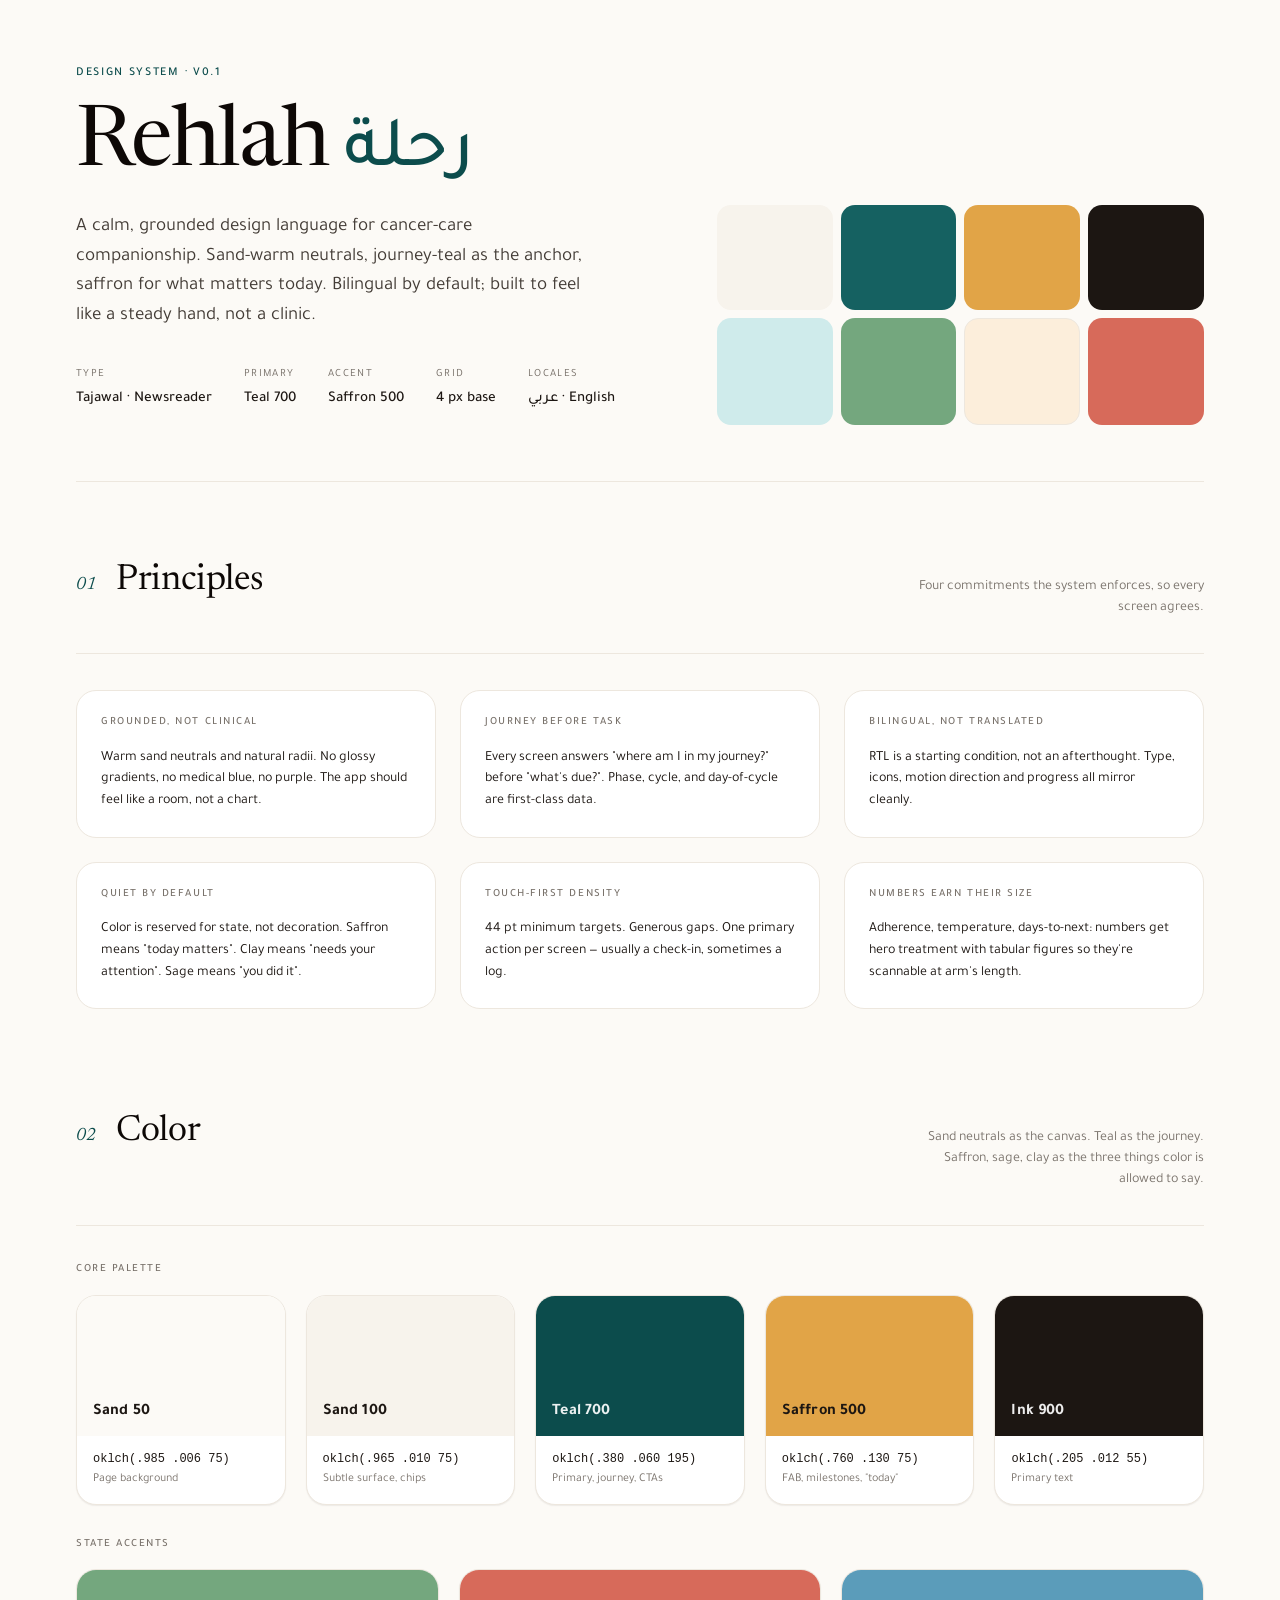
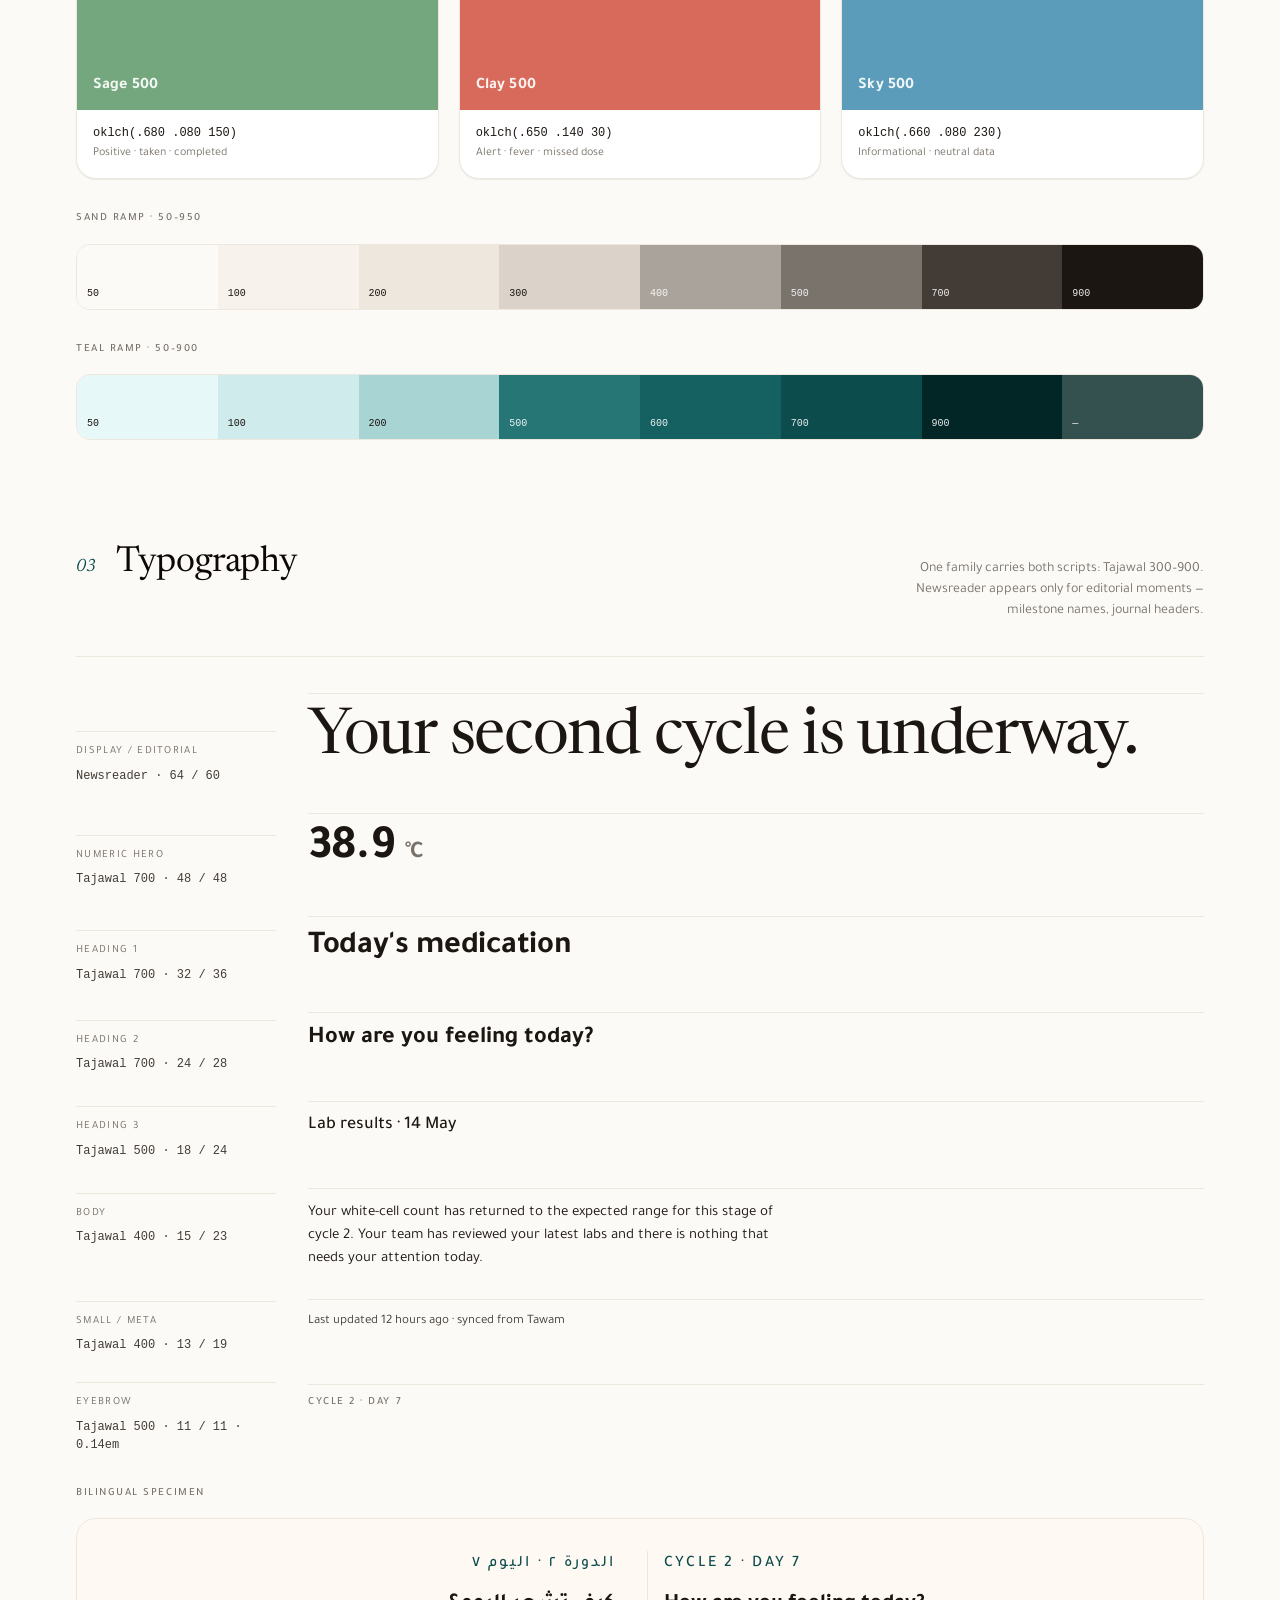
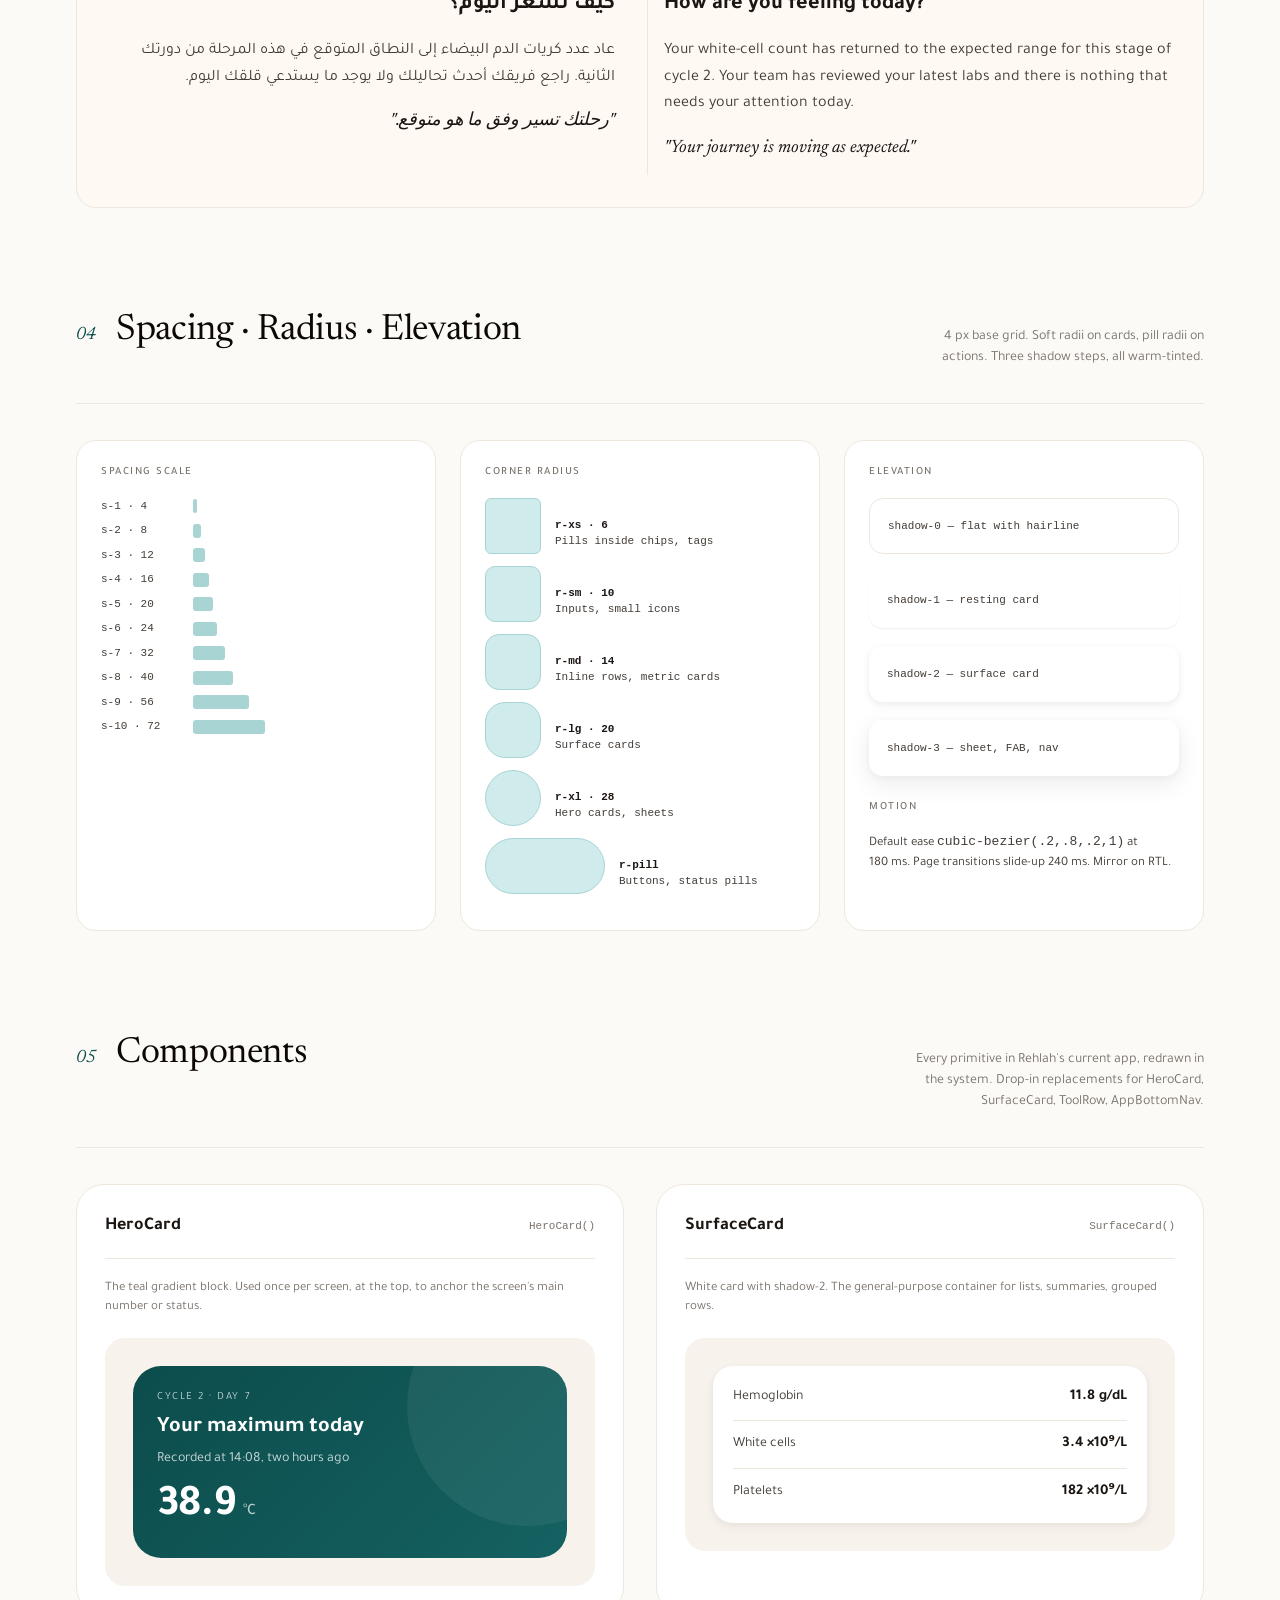
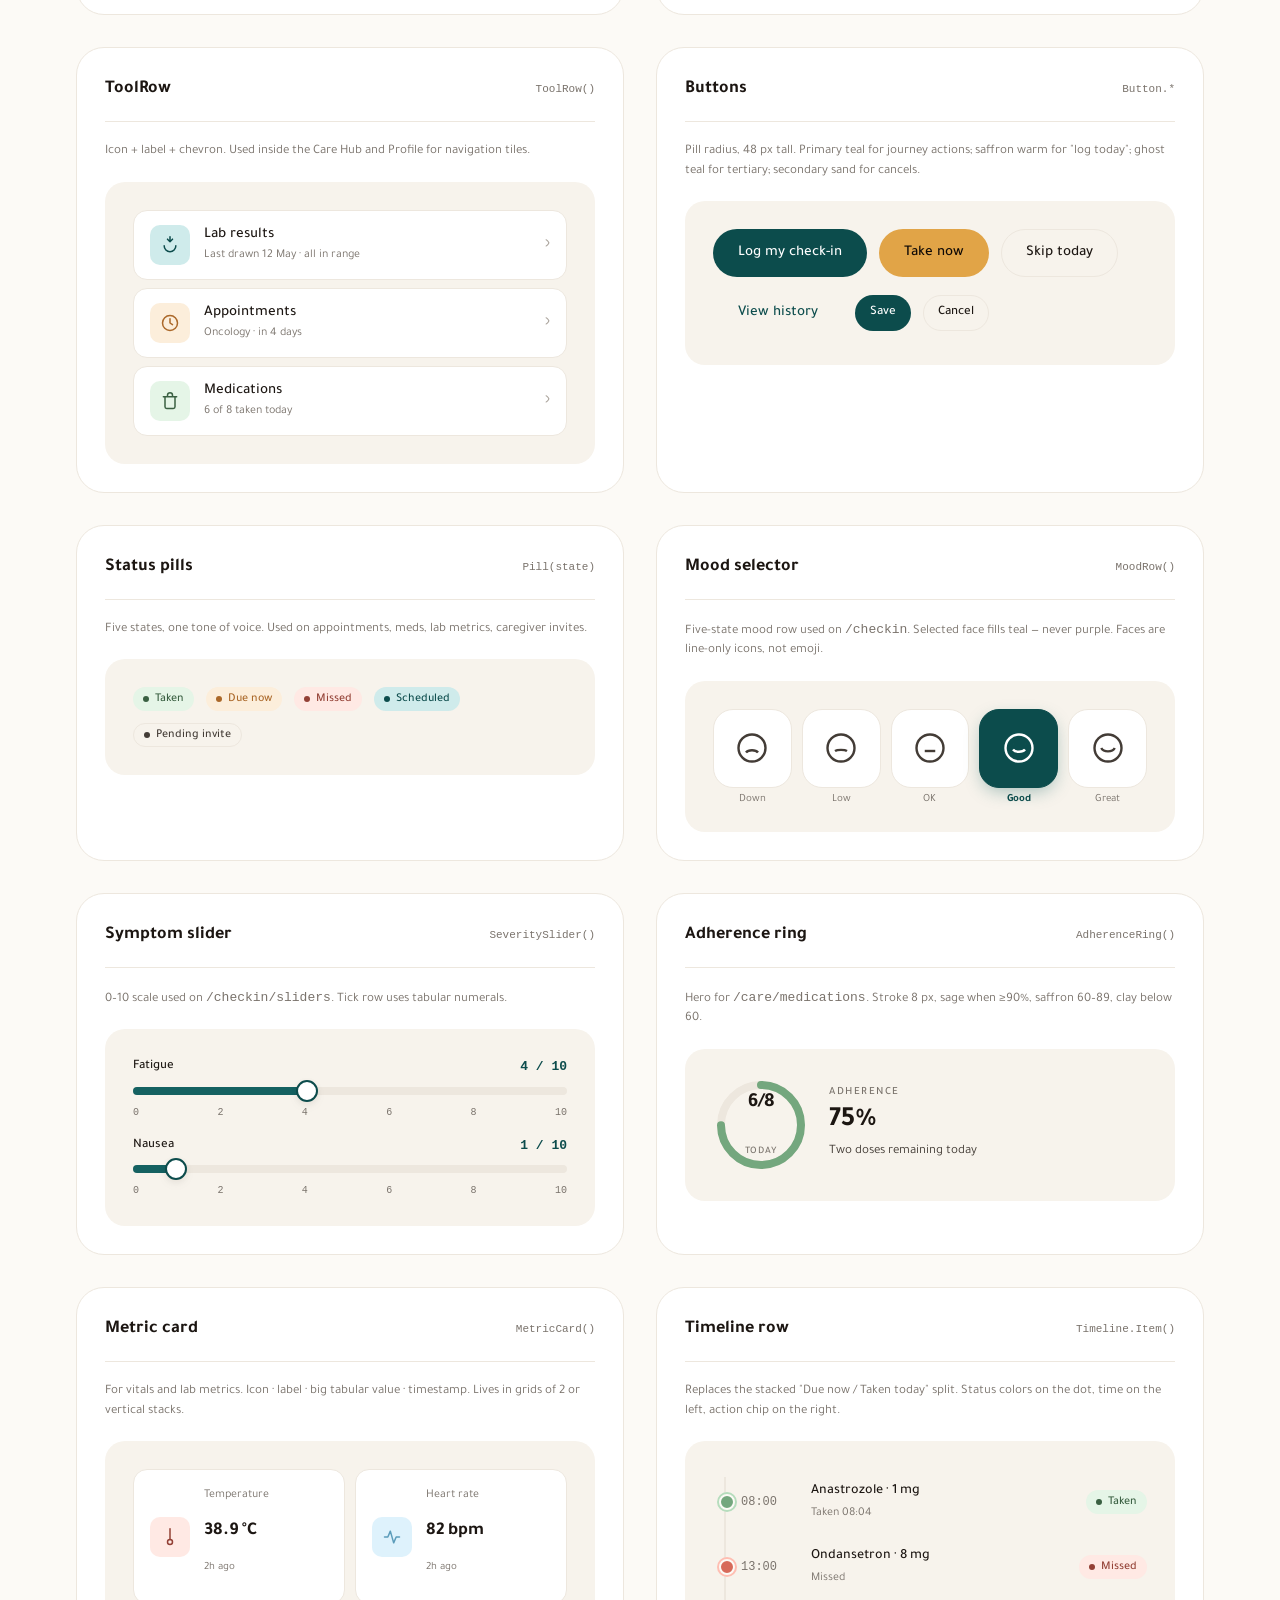
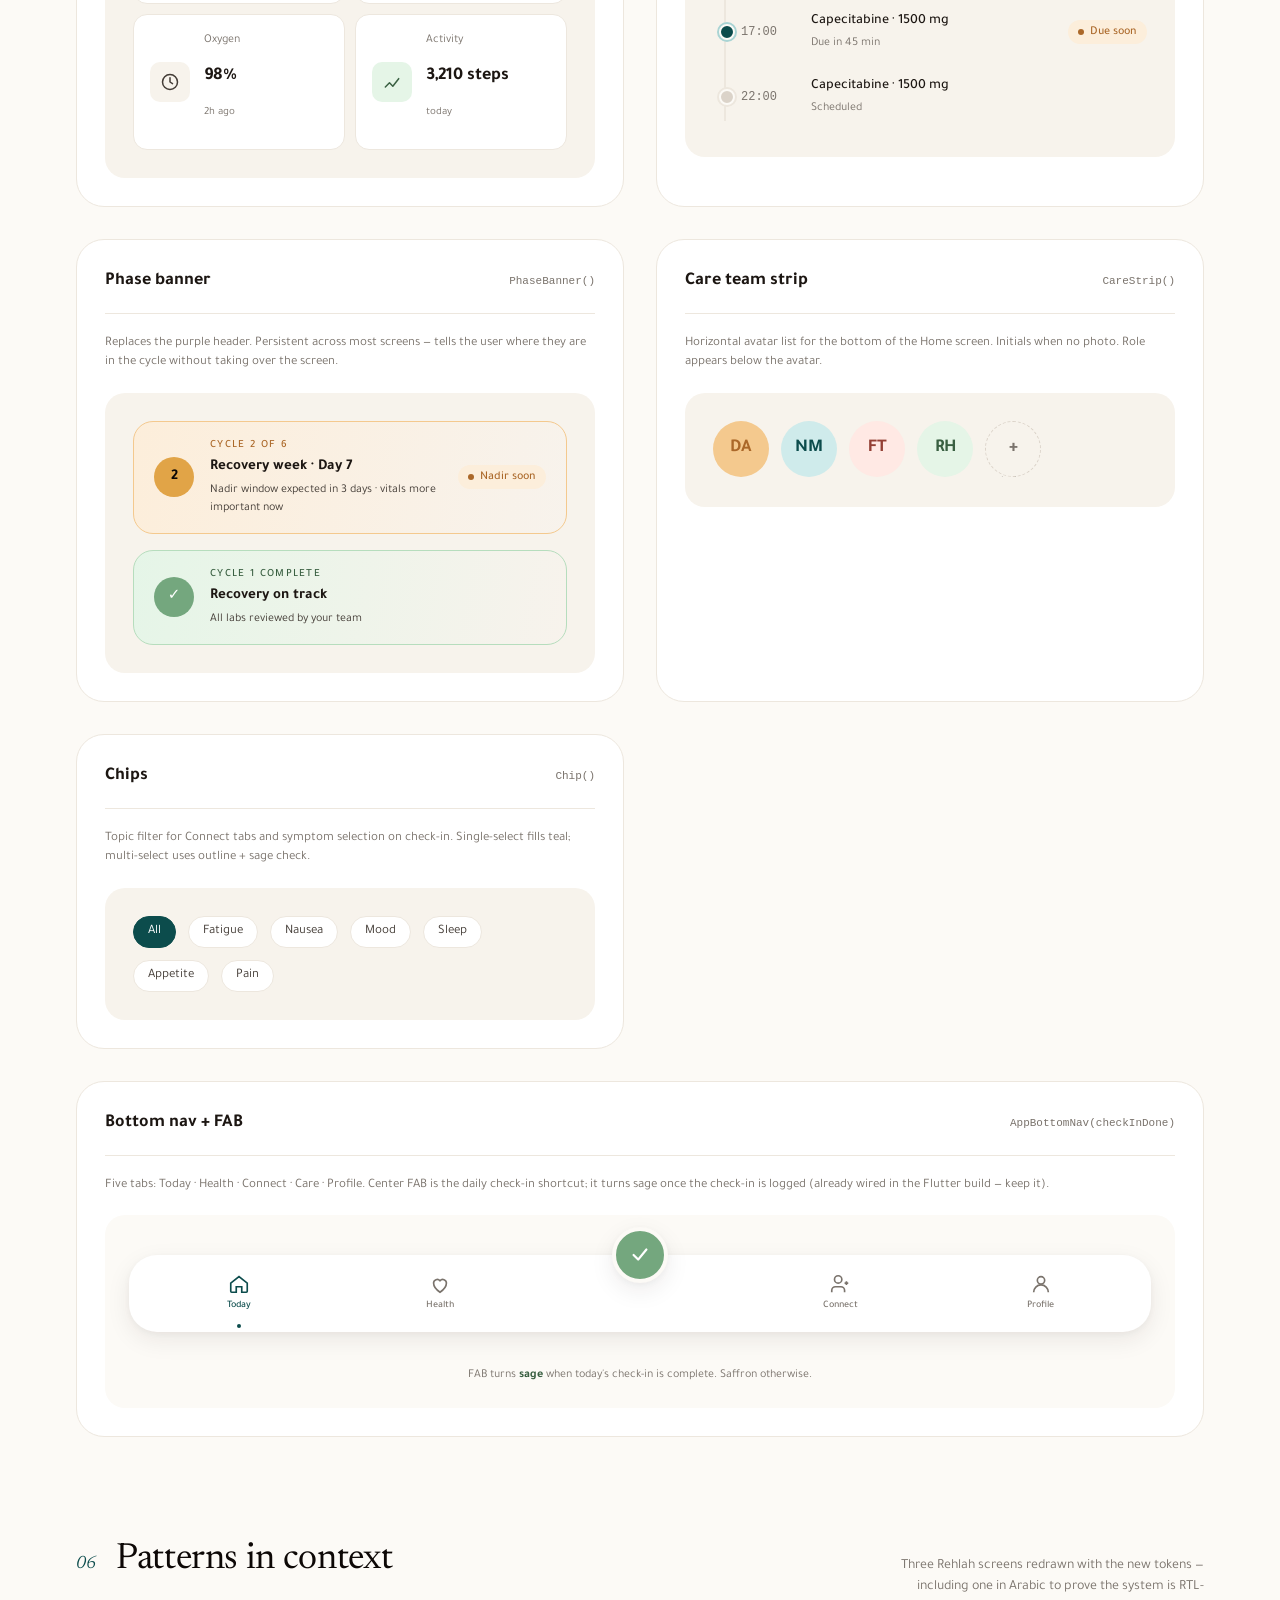
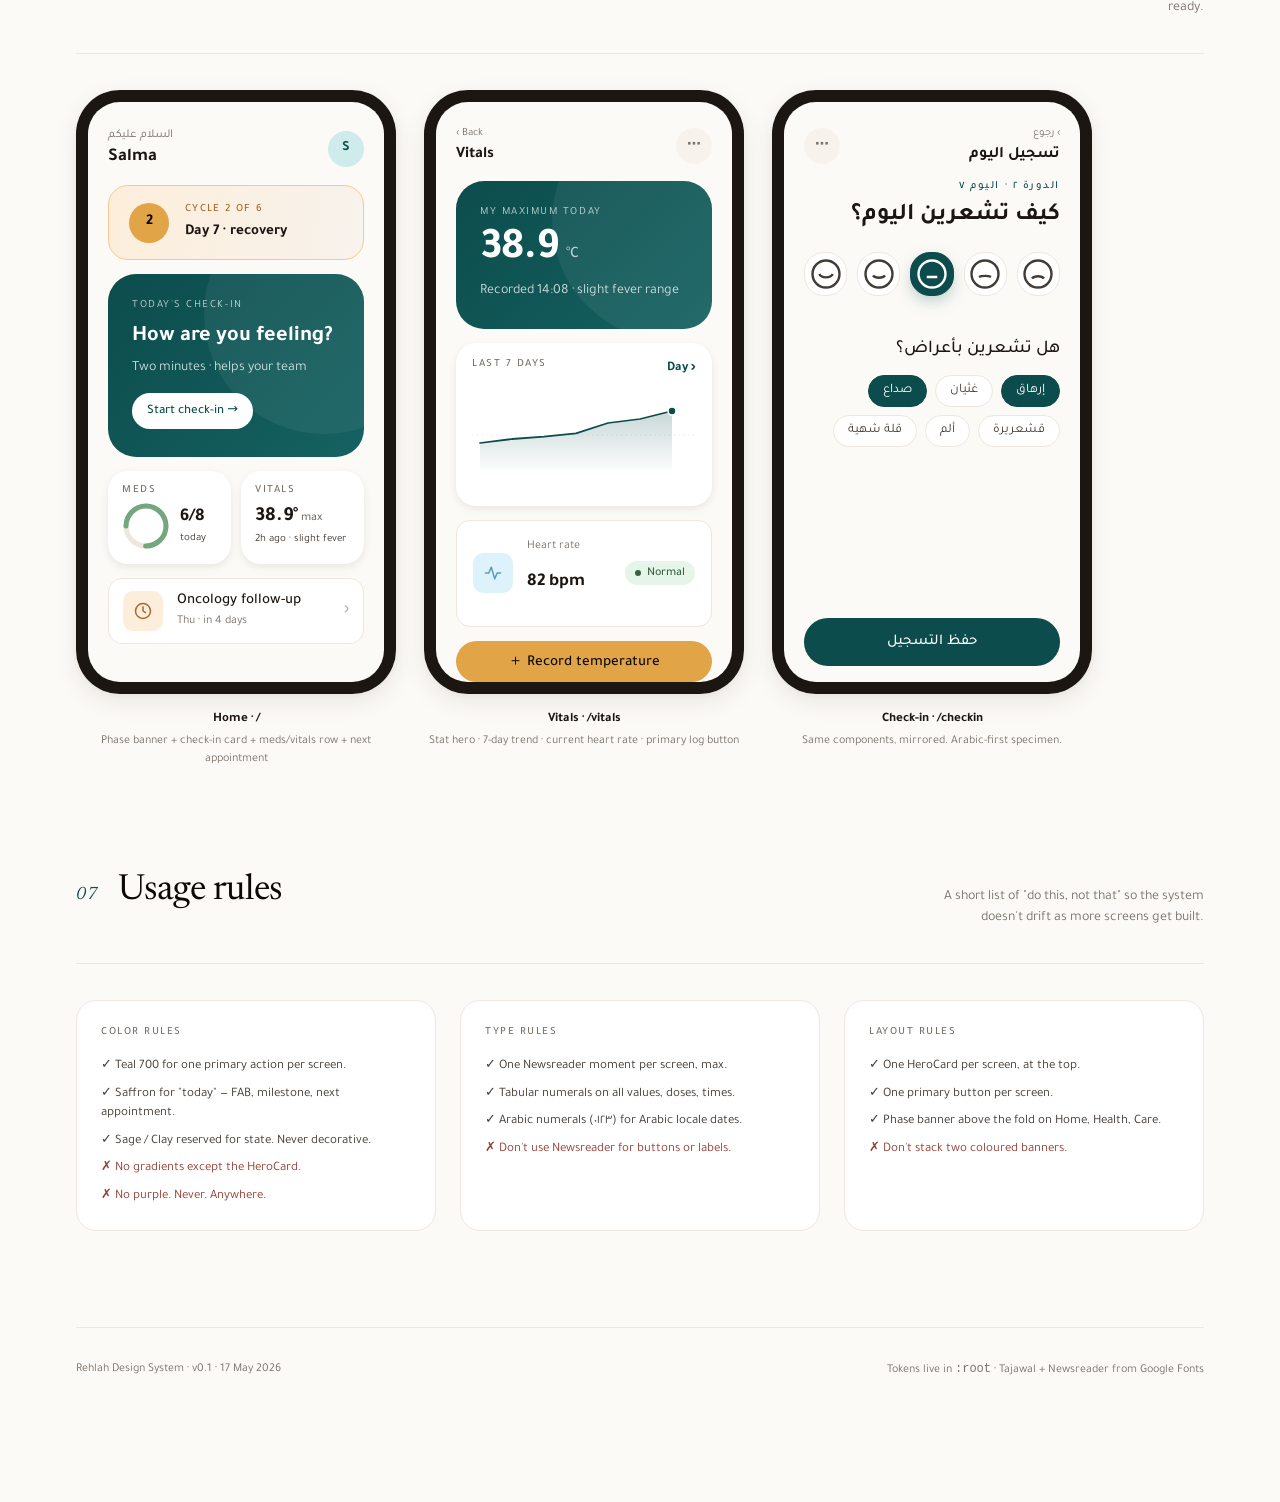
<file: design_handoff_rehlah/Rehlah Design System.html>
<!doctype html>
<html lang="en">
<head>
<meta charset="utf-8">
<title>Rehlah · رحلة — Design System v0.1</title>
<link rel="preconnect" href="https://fonts.googleapis.com">
<link rel="preconnect" href="https://fonts.gstatic.com" crossorigin>
<link href="https://fonts.googleapis.com/css2?family=Tajawal:wght@300;400;500;700;900&family=Newsreader:ital,wght@0,400;0,500;1,400&display=swap" rel="stylesheet">
<style>
  /* ============ TOKENS ============ */
  :root{
    /* Sand neutrals — warm, low chroma */
    --sand-50:  oklch(0.985 0.006 75);   /* page bg */
    --sand-100: oklch(0.965 0.010 75);   /* subtle surface */
    --sand-200: oklch(0.930 0.014 75);   /* divider, chip bg */
    --sand-300: oklch(0.870 0.016 75);
    --sand-400: oklch(0.720 0.014 70);
    --sand-500: oklch(0.560 0.014 65);   /* muted text */
    --sand-700: oklch(0.360 0.014 60);
    --sand-900: oklch(0.205 0.012 55);   /* ink */
    --sand-950: oklch(0.140 0.010 50);

    /* Surface */
    --surface:        #ffffff;
    --surface-tinted: oklch(0.985 0.010 75);

    /* Teal — primary journey color */
    --teal-50:  oklch(0.965 0.018 195);
    --teal-100: oklch(0.920 0.030 195);
    --teal-200: oklch(0.840 0.045 195);
    --teal-500: oklch(0.520 0.075 195);
    --teal-600: oklch(0.450 0.070 195);
    --teal-700: oklch(0.380 0.060 195);
    --teal-900: oklch(0.245 0.040 195);

    /* Saffron — accent / milestones / FAB */
    --saffron-100: oklch(0.955 0.030 75);
    --saffron-300: oklch(0.860 0.090 75);
    --saffron-500: oklch(0.760 0.130 75);
    --saffron-700: oklch(0.580 0.115 60);

    /* Sage — positive / "taken" / "calm" */
    --sage-100: oklch(0.955 0.025 150);
    --sage-300: oklch(0.860 0.060 150);
    --sage-500: oklch(0.680 0.080 150);
    --sage-700: oklch(0.450 0.065 150);

    /* Clay — alert / fever / missed */
    --clay-100: oklch(0.955 0.030 30);
    --clay-300: oklch(0.860 0.080 30);
    --clay-500: oklch(0.650 0.140 30);
    --clay-700: oklch(0.480 0.115 30);

    /* Sky — info / cool counterweight to teal */
    --sky-100: oklch(0.950 0.025 230);
    --sky-500: oklch(0.660 0.080 230);

    /* Radii */
    --r-xs: 6px;
    --r-sm: 10px;
    --r-md: 14px;
    --r-lg: 20px;
    --r-xl: 28px;
    --r-2xl: 36px;
    --r-pill: 999px;

    /* Spacing scale (4px base) */
    --s-1: 4px; --s-2: 8px; --s-3: 12px; --s-4: 16px;
    --s-5: 20px; --s-6: 24px; --s-7: 32px; --s-8: 40px;
    --s-9: 56px; --s-10: 72px;

    /* Elevation */
    --shadow-1: 0 1px 2px rgba(40,30,20,.04), 0 1px 1px rgba(40,30,20,.03);
    --shadow-2: 0 2px 6px rgba(40,30,20,.05), 0 4px 12px rgba(40,30,20,.04);
    --shadow-3: 0 8px 24px rgba(40,30,20,.08), 0 2px 6px rgba(40,30,20,.04);

    /* Type */
    --font-sans: "Tajawal", ui-sans-serif, system-ui, -apple-system, "Segoe UI", sans-serif;
    --font-editorial: "Newsreader", "Iowan Old Style", Georgia, serif;
  }

  *{box-sizing:border-box}
  html,body{margin:0;padding:0}
  body{
    font-family: var(--font-sans);
    background: var(--sand-50);
    color: var(--sand-900);
    -webkit-font-smoothing: antialiased;
    text-rendering: optimizeLegibility;
    font-weight: 400;
    font-size: 15px;
    line-height: 1.5;
  }

  .page{
    max-width: 1240px;
    margin: 0 auto;
    padding: 64px 56px 120px;
  }

  /* ============ HERO ============ */
  .hero{
    display: grid;
    grid-template-columns: 1.2fr 1fr;
    gap: 56px;
    align-items: end;
    padding-bottom: 56px;
    border-bottom: 1px solid var(--sand-200);
    margin-bottom: 72px;
  }
  .hero-left .eyebrow{
    font-size: 12px;
    letter-spacing: .14em;
    text-transform: uppercase;
    color: var(--teal-700);
    font-weight: 500;
    margin-bottom: 24px;
  }
  .hero-title{
    font-family: var(--font-editorial);
    font-weight: 400;
    font-size: 84px;
    line-height: .95;
    letter-spacing: -.02em;
    margin: 0 0 4px;
    color: var(--sand-950);
  }
  .hero-title .ar{
    font-family: var(--font-sans);
    font-weight: 500;
    font-size: 72px;
    color: var(--teal-700);
    margin-inline-start: 16px;
    letter-spacing: 0;
  }
  .hero-sub{
    font-size: 19px;
    color: var(--sand-700);
    line-height: 1.55;
    max-width: 52ch;
    margin-top: 24px;
  }
  .hero-meta{
    display: flex;
    gap: 32px;
    margin-top: 36px;
    flex-wrap: wrap;
  }
  .hero-meta dt{
    font-size: 11px;
    text-transform: uppercase;
    letter-spacing: .12em;
    color: var(--sand-500);
    margin-bottom: 4px;
  }
  .hero-meta dd{
    margin: 0;
    font-size: 15px;
    color: var(--sand-900);
    font-weight: 500;
  }

  .swatch-stack{
    display: grid;
    grid-template-columns: repeat(4, 1fr);
    gap: 8px;
    height: 220px;
  }
  .swatch-stack > *{
    border-radius: var(--r-md);
  }
  .ss-1{background:var(--sand-100)}
  .ss-2{background:var(--teal-600)}
  .ss-3{background:var(--saffron-500)}
  .ss-4{background:var(--sand-900)}
  .ss-5{background:var(--sage-500)}
  .ss-6{background:var(--clay-500)}
  .ss-7{background:var(--teal-100)}
  .ss-8{background:var(--saffron-100); border:1px solid var(--sand-200)}

  /* ============ SECTION CHROME ============ */
  section.block{
    margin-bottom: 96px;
  }
  .block-head{
    display: flex;
    align-items: baseline;
    gap: 20px;
    margin-bottom: 36px;
    padding-bottom: 20px;
    border-bottom: 1px solid var(--sand-200);
  }
  .block-num{
    font-family: var(--font-editorial);
    font-style: italic;
    font-size: 18px;
    color: var(--teal-700);
    font-weight: 400;
  }
  .block-title{
    font-family: var(--font-editorial);
    font-weight: 400;
    font-size: 36px;
    letter-spacing: -.01em;
    margin: 0;
    color: var(--sand-950);
  }
  .block-desc{
    margin-left: auto;
    color: var(--sand-500);
    font-size: 14px;
    max-width: 38ch;
    text-align: end;
  }
  .sub-head{
    font-size: 11px;
    letter-spacing: .14em;
    text-transform: uppercase;
    color: var(--sand-500);
    font-weight: 500;
    margin: 32px 0 16px;
  }

  /* ============ COLOR SECTION ============ */
  .palette{
    display: grid;
    grid-template-columns: repeat(5, 1fr);
    gap: 20px;
  }
  .pal-card{
    background: var(--surface);
    border: 1px solid var(--sand-200);
    border-radius: var(--r-lg);
    overflow: hidden;
    box-shadow: var(--shadow-1);
  }
  .pal-swatch{
    height: 140px;
    position: relative;
  }
  .pal-swatch .name{
    position: absolute;
    bottom: 12px;
    left: 16px;
    color: rgba(255,255,255,.92);
    font-weight: 700;
    font-size: 16px;
    letter-spacing: .01em;
  }
  .pal-swatch .name.dark{color: var(--sand-900)}
  .pal-meta{
    padding: 14px 16px 16px;
    font-size: 12px;
    color: var(--sand-700);
    display: flex;
    flex-direction: column;
    gap: 2px;
  }
  .pal-meta .hex{
    font-family: ui-monospace, "SF Mono", Menlo, monospace;
    color: var(--sand-900);
    font-size: 12px;
  }
  .pal-meta .use{color: var(--sand-500)}

  .ramp{
    display: grid;
    grid-template-columns: repeat(8, 1fr);
    gap: 0;
    border-radius: var(--r-md);
    overflow: hidden;
    border: 1px solid var(--sand-200);
  }
  .ramp > div{
    height: 64px;
    display: flex;
    align-items: flex-end;
    padding: 8px 10px;
    font-family: ui-monospace, monospace;
    font-size: 10px;
    color: var(--sand-900);
  }
  .ramp .light{color: rgba(255,255,255,.9)}
  .ramp-label{
    display: flex;
    justify-content: space-between;
    font-size: 11px;
    color: var(--sand-500);
    margin-top: 8px;
    padding: 0 2px;
  }

  /* ============ TYPE SECTION ============ */
  .type-grid{
    display: grid;
    grid-template-columns: 200px 1fr;
    row-gap: 28px;
    column-gap: 32px;
    align-items: baseline;
  }
  .type-meta{
    font-size: 11px;
    letter-spacing: .12em;
    text-transform: uppercase;
    color: var(--sand-500);
    padding-top: 12px;
    border-top: 1px solid var(--sand-200);
  }
  .type-meta .px{
    display: block;
    margin-top: 6px;
    font-family: ui-monospace, monospace;
    color: var(--sand-700);
    letter-spacing: 0;
    text-transform: none;
    font-size: 12px;
  }
  .type-sample{
    padding-top: 12px;
    border-top: 1px solid var(--sand-200);
  }
  .t-display{font-family:var(--font-editorial); font-weight:400; font-size:64px; line-height:1; letter-spacing:-.02em; margin:0}
  .t-h1{font-weight:700; font-size:32px; line-height:1.15; letter-spacing:-.01em; margin:0}
  .t-h2{font-weight:700; font-size:24px; line-height:1.2; margin:0}
  .t-h3{font-weight:500; font-size:18px; line-height:1.3; margin:0}
  .t-body{font-weight:400; font-size:15px; line-height:1.55; margin:0; max-width: 62ch}
  .t-small{font-weight:400; font-size:13px; line-height:1.5; color:var(--sand-700); margin:0}
  .t-eyebrow{font-weight:500; font-size:11px; line-height:1; letter-spacing:.14em; text-transform:uppercase; color:var(--sand-500); margin:0}
  .t-numeric{font-weight:700; font-size:48px; line-height:1; letter-spacing:-.02em; font-variant-numeric: tabular-nums; margin:0}

  .bilingual{
    display: grid;
    grid-template-columns: 1fr 1fr;
    gap: 48px;
    padding: 32px;
    background: var(--surface-tinted);
    border-radius: var(--r-lg);
    border: 1px solid var(--sand-200);
  }
  .bilingual .ar-side{direction: rtl; text-align: right; border-right: 1px solid var(--sand-200); padding-right: 32px; margin-right: -32px;}
  .bilingual .en-side{}
  .bilingual h3{margin: 0 0 16px; font-size: 22px; font-weight: 700}
  .bilingual p{font-size: 16px; line-height: 1.65; color: var(--sand-700); margin: 0 0 12px}

  /* ============ SPACING + RADIUS ============ */
  .foundations{
    display: grid;
    grid-template-columns: 1fr 1fr 1fr;
    gap: 24px;
  }
  .f-card{
    background: var(--surface);
    border: 1px solid var(--sand-200);
    border-radius: var(--r-lg);
    padding: 24px;
  }
  .f-card h4{
    margin: 0 0 16px;
    font-size: 11px;
    letter-spacing: .14em;
    text-transform: uppercase;
    color: var(--sand-500);
    font-weight: 500;
  }
  .spacing-row{
    display: flex;
    align-items: center;
    gap: 12px;
    margin-bottom: 8px;
  }
  .spacing-row .bar{
    background: var(--teal-200);
    height: 14px;
    border-radius: 3px;
  }
  .spacing-row .label{
    font-family: ui-monospace, monospace;
    font-size: 11px;
    color: var(--sand-700);
    min-width: 80px;
  }
  .radius-row{
    display: flex;
    gap: 14px;
    align-items: flex-end;
    margin-bottom: 12px;
  }
  .radius-row .box{
    width: 56px;
    height: 56px;
    background: var(--teal-100);
    border: 1px solid var(--teal-200);
  }
  .radius-row .meta{
    font-family: ui-monospace, monospace;
    font-size: 11px;
    color: var(--sand-700);
    padding-bottom: 4px;
  }
  .radius-row .meta b{color: var(--sand-900); font-weight: 700}
  .elev-row{
    background: var(--surface);
    border-radius: var(--r-md);
    height: 56px;
    margin-bottom: 18px;
    display: flex;
    align-items: center;
    padding: 0 18px;
    font-family: ui-monospace, monospace;
    font-size: 11px;
    color: var(--sand-700);
  }

  /* ============ COMPONENT SHOWCASE ============ */
  .comp-grid{
    display: grid;
    grid-template-columns: 1fr 1fr;
    gap: 32px;
  }
  .comp{
    background: var(--surface);
    border: 1px solid var(--sand-200);
    border-radius: var(--r-xl);
    padding: 28px;
    display: flex;
    flex-direction: column;
    gap: 20px;
  }
  .comp.full{grid-column: 1 / -1}
  .comp-head{
    display: flex;
    align-items: baseline;
    justify-content: space-between;
    gap: 12px;
    padding-bottom: 18px;
    border-bottom: 1px solid var(--sand-200);
  }
  .comp-head h3{
    margin: 0;
    font-size: 18px;
    font-weight: 700;
  }
  .comp-head .tag{
    font-family: ui-monospace, monospace;
    font-size: 11px;
    color: var(--sand-500);
  }
  .comp-note{
    font-size: 13px;
    color: var(--sand-500);
    line-height: 1.5;
    margin: 0;
  }
  .comp-stage{
    background: var(--sand-100);
    border-radius: var(--r-lg);
    padding: 28px;
    display: flex;
    flex-direction: column;
    gap: 16px;
    align-items: stretch;
  }
  .stage-tight{padding: 20px}
  .stage-row{flex-direction: row; gap: 12px; align-items: center; flex-wrap: wrap}

  /* ----- HeroCard ----- */
  .hero-card{
    background: linear-gradient(135deg, var(--teal-700) 0%, var(--teal-600) 100%);
    color: white;
    border-radius: var(--r-xl);
    padding: 24px 24px 28px;
    position: relative;
    overflow: hidden;
  }
  .hero-card::after{
    content: "";
    position: absolute;
    width: 240px;
    height: 240px;
    border-radius: 50%;
    background: rgba(255,255,255,.06);
    top: -80px;
    right: -80px;
  }
  .hero-card .eyebrow{
    font-size: 11px;
    letter-spacing: .14em;
    text-transform: uppercase;
    color: rgba(255,255,255,.7);
    margin-bottom: 6px;
  }
  .hero-card .title{font-size: 22px; font-weight: 700; margin: 0 0 4px}
  .hero-card .sub{font-size: 14px; color: rgba(255,255,255,.78); margin: 0 0 16px}
  .hero-card .stat{
    font-size: 44px;
    font-weight: 700;
    letter-spacing: -.02em;
    font-variant-numeric: tabular-nums;
    line-height: 1;
  }
  .hero-card .stat-unit{font-size: 16px; color: rgba(255,255,255,.7); font-weight: 500; margin-left: 8px}

  /* ----- SurfaceCard ----- */
  .surface-card{
    background: var(--surface);
    border-radius: var(--r-lg);
    box-shadow: var(--shadow-2);
    padding: 20px;
  }
  .surface-card .row{display: flex; justify-content: space-between; align-items: center}
  .surface-card .row + .row{margin-top: 12px; padding-top: 12px; border-top: 1px solid var(--sand-200)}
  .surface-card .k{font-size: 14px; color: var(--sand-700)}
  .surface-card .v{font-weight: 700; font-variant-numeric: tabular-nums}

  /* ----- ToolRow ----- */
  .tool-row{
    display: flex;
    align-items: center;
    gap: 14px;
    padding: 14px 16px;
    background: var(--surface);
    border-radius: var(--r-md);
    border: 1px solid var(--sand-200);
  }
  .tool-row .ic{
    width: 40px;
    height: 40px;
    border-radius: var(--r-sm);
    background: var(--teal-100);
    color: var(--teal-700);
    display: grid;
    place-items: center;
    flex-shrink: 0;
  }
  .tool-row .ic svg{width: 20px; height: 20px}
  .tool-row .body{flex: 1; min-width: 0}
  .tool-row .body .ttl{font-weight: 500; font-size: 15px; line-height: 1.2}
  .tool-row .body .sub{font-size: 12px; color: var(--sand-500); margin-top: 2px}
  .tool-row .chev{color: var(--sand-400); font-size: 18px}

  /* ----- Status pills ----- */
  .pill{
    display: inline-flex;
    align-items: center;
    gap: 6px;
    padding: 4px 10px;
    border-radius: var(--r-pill);
    font-size: 12px;
    font-weight: 500;
    line-height: 1;
    height: 24px;
  }
  .pill .dot{
    width: 6px;
    height: 6px;
    border-radius: 50%;
    background: currentColor;
  }
  .pill.pos{background: var(--sage-100); color: var(--sage-700)}
  .pill.warn{background: var(--saffron-100); color: var(--saffron-700)}
  .pill.alert{background: var(--clay-100); color: var(--clay-700)}
  .pill.info{background: var(--teal-100); color: var(--teal-700)}
  .pill.neutral{background: var(--sand-100); color: var(--sand-700); border: 1px solid var(--sand-200)}

  /* ----- Buttons ----- */
  .btn{
    display: inline-flex;
    align-items: center;
    justify-content: center;
    gap: 8px;
    height: 48px;
    padding: 0 24px;
    border-radius: var(--r-pill);
    font-family: inherit;
    font-weight: 500;
    font-size: 15px;
    border: 1px solid transparent;
    cursor: pointer;
    transition: transform .12s ease;
  }
  .btn:active{transform: translateY(1px)}
  .btn.primary{background: var(--teal-700); color: white}
  .btn.secondary{background: var(--sand-100); color: var(--sand-900); border-color: var(--sand-200)}
  .btn.ghost{background: transparent; color: var(--teal-700)}
  .btn.warm{background: var(--saffron-500); color: var(--sand-950)}
  .btn.sm{height: 36px; padding: 0 14px; font-size: 13px}

  /* ----- Mood tile ----- */
  .mood-row{display: flex; gap: 10px; justify-content: space-between}
  .mood{
    flex: 1;
    aspect-ratio: 1;
    background: var(--surface);
    border: 1.5px solid var(--sand-200);
    border-radius: var(--r-lg);
    display: grid;
    place-items: center;
    cursor: pointer;
    position: relative;
    transition: all .15s ease;
  }
  .mood.selected{
    background: var(--teal-700);
    border-color: var(--teal-700);
    box-shadow: 0 6px 18px -4px oklch(0.45 0.07 195 / 0.4);
  }
  .mood svg{width: 36px; height: 36px; stroke: var(--sand-700); stroke-width: 1.6; fill: none}
  .mood.selected svg{stroke: white}
  .mood .label{
    position: absolute;
    bottom: -22px;
    left: 0; right: 0;
    text-align: center;
    font-size: 11px;
    color: var(--sand-500);
  }

  /* ----- Progress ring ----- */
  .ring-wrap{
    display: flex;
    align-items: center;
    gap: 20px;
  }
  .ring{position: relative; width: 96px; height: 96px}
  .ring svg{transform: rotate(-90deg)}
  .ring .num{
    position: absolute;
    inset: 0;
    display: grid;
    place-items: center;
    font-weight: 700;
    font-size: 20px;
    line-height: 1;
    font-variant-numeric: tabular-nums;
  }
  .ring .num small{
    display: block;
    text-align: center;
    font-size: 10px;
    color: var(--sand-500);
    font-weight: 500;
    margin-top: 2px;
    letter-spacing: .08em;
    text-transform: uppercase;
  }

  /* ----- Metric card ----- */
  .metric{
    background: var(--surface);
    border-radius: var(--r-md);
    padding: 16px;
    border: 1px solid var(--sand-200);
    display: flex;
    align-items: center;
    gap: 14px;
  }
  .metric .ic{
    width: 40px; height: 40px;
    border-radius: var(--r-sm);
    background: var(--sand-100);
    display: grid; place-items: center;
    color: var(--sand-700);
    flex-shrink: 0;
  }
  .metric .ic svg{width: 20px; height: 20px}
  .metric .body{flex: 1}
  .metric .label{font-size: 12px; color: var(--sand-500); margin: 0 0 2px}
  .metric .val{font-size: 18px; font-weight: 700; font-variant-numeric: tabular-nums; line-height: 1.1}
  .metric .when{font-size: 11px; color: var(--sand-500); margin-top: 2px}

  /* ----- Timeline row ----- */
  .timeline{position: relative; padding-left: 28px}
  .timeline::before{
    content: "";
    position: absolute;
    left: 11px;
    top: 8px; bottom: 8px;
    width: 2px;
    background: var(--sand-200);
  }
  .tl-item{
    position: relative;
    display: flex;
    gap: 14px;
    padding: 12px 0;
    align-items: center;
  }
  .tl-item::before{
    content: "";
    position: absolute;
    left: -22px;
    width: 12px; height: 12px;
    border-radius: 50%;
    background: var(--sand-300);
    border: 2px solid var(--sand-50);
    box-shadow: 0 0 0 2px var(--sand-200);
  }
  .tl-item.taken::before{background: var(--sage-500); box-shadow: 0 0 0 2px var(--sage-300)}
  .tl-item.missed::before{background: var(--clay-500); box-shadow: 0 0 0 2px var(--clay-300)}
  .tl-item.next::before{background: var(--teal-700); box-shadow: 0 0 0 2px var(--teal-200)}
  .tl-time{
    font-family: ui-monospace, monospace;
    font-size: 12px;
    color: var(--sand-500);
    width: 56px;
    flex-shrink: 0;
  }
  .tl-body{flex: 1}
  .tl-body .ttl{font-weight: 500; font-size: 14px}
  .tl-body .sub{font-size: 12px; color: var(--sand-500); margin-top: 2px}

  /* ----- Phase banner ----- */
  .phase{
    background: linear-gradient(100deg, var(--saffron-100), var(--sand-100));
    border-radius: var(--r-lg);
    padding: 16px 20px;
    display: flex;
    align-items: center;
    gap: 16px;
    border: 1px solid var(--saffron-300);
  }
  .phase .icon{
    width: 40px; height: 40px;
    border-radius: 50%;
    background: var(--saffron-500);
    color: var(--sand-950);
    display: grid; place-items: center;
    font-weight: 700;
    flex-shrink: 0;
  }
  .phase .body{flex: 1}
  .phase .lbl{font-size: 11px; letter-spacing: .12em; text-transform: uppercase; color: var(--saffron-700); font-weight: 500}
  .phase .ttl{font-size: 15px; font-weight: 700; margin-top: 2px}
  .phase .sub{font-size: 12px; color: var(--sand-700); margin-top: 2px}

  /* ----- Bottom nav ----- */
  .bnav{
    background: var(--surface);
    border-radius: var(--r-xl);
    box-shadow: var(--shadow-3);
    padding: 10px 12px;
    display: grid;
    grid-template-columns: repeat(5, 1fr);
    gap: 4px;
    position: relative;
  }
  .bnav .tab{
    display: flex;
    flex-direction: column;
    align-items: center;
    gap: 4px;
    padding: 8px 4px;
    color: var(--sand-500);
    font-size: 10px;
    font-weight: 500;
    border-radius: var(--r-md);
  }
  .bnav .tab.active{color: var(--teal-700)}
  .bnav .tab svg{width: 22px; height: 22px; stroke: currentColor; stroke-width: 1.8; fill: none}
  .bnav .tab.active::after{
    content: "";
    width: 4px; height: 4px;
    border-radius: 50%;
    background: var(--teal-700);
    position: absolute;
    bottom: 4px;
  }
  .fab{
    width: 56px; height: 56px;
    border-radius: 50%;
    background: var(--saffron-500);
    color: var(--sand-950);
    display: grid; place-items: center;
    box-shadow: var(--shadow-3);
    position: absolute;
    top: -28px; left: 50%;
    transform: translateX(-50%);
    border: 4px solid var(--sand-50);
  }
  .fab.done{background: var(--sage-500); color: white}
  .fab svg{width: 22px; height: 22px}

  /* ----- Care strip ----- */
  .care-strip{
    display: flex;
    gap: 12px;
    overflow: hidden;
  }
  .care-strip .avatar{
    width: 56px; height: 56px;
    border-radius: 50%;
    background: var(--teal-100);
    color: var(--teal-700);
    display: grid; place-items: center;
    font-weight: 700;
    font-size: 18px;
    flex-shrink: 0;
    position: relative;
  }
  .care-strip .avatar.add{background: var(--sand-100); color: var(--sand-500); border: 1.5px dashed var(--sand-300)}
  .care-strip .avatar .role{
    position: absolute;
    bottom: -14px;
    left: 50%;
    transform: translateX(-50%);
    font-size: 10px;
    color: var(--sand-500);
    font-weight: 500;
    white-space: nowrap;
  }

  /* ----- Slider ----- */
  .slider{
    display: flex;
    flex-direction: column;
    gap: 10px;
  }
  .slider .meta{display: flex; justify-content: space-between; font-size: 13px}
  .slider .meta .lbl{font-weight: 500}
  .slider .meta .val{font-family: ui-monospace, monospace; color: var(--teal-700); font-weight: 700}
  .slider .track{
    position: relative;
    height: 8px;
    border-radius: 4px;
    background: var(--sand-200);
  }
  .slider .fill{
    position: absolute;
    inset: 0 60% 0 0;
    background: var(--teal-600);
    border-radius: 4px;
  }
  .slider .thumb{
    position: absolute;
    width: 22px; height: 22px;
    background: white;
    border: 2px solid var(--teal-700);
    border-radius: 50%;
    top: 50%;
    left: 40%;
    transform: translate(-50%, -50%);
    box-shadow: var(--shadow-2);
  }
  .slider .ticks{display: flex; justify-content: space-between; font-size: 10px; color: var(--sand-500); font-family: ui-monospace, monospace}

  /* ----- Chips ----- */
  .chip{
    display: inline-flex;
    align-items: center;
    gap: 6px;
    height: 32px;
    padding: 0 14px;
    border-radius: var(--r-pill);
    background: var(--surface);
    border: 1px solid var(--sand-200);
    font-size: 13px;
    color: var(--sand-700);
    cursor: pointer;
  }
  .chip.on{background: var(--teal-700); color: white; border-color: var(--teal-700)}

  /* ============ PATTERN SECTION ============ */
  .pattern-grid{
    display: grid;
    grid-template-columns: 320px 320px 320px;
    gap: 28px;
    justify-content: start;
  }
  .device{
    background: var(--sand-900);
    border-radius: 44px;
    padding: 12px;
    box-shadow: var(--shadow-3);
  }
  .screen{
    background: var(--sand-50);
    border-radius: 32px;
    padding: 20px 20px 0;
    height: 580px;
    overflow: hidden;
    display: flex;
    flex-direction: column;
    gap: 14px;
    position: relative;
  }
  .screen-cap{
    text-align: center;
    margin-top: 16px;
    font-size: 12px;
    color: var(--sand-500);
  }
  .screen-cap b{color: var(--sand-900); font-weight: 700; display: block; margin-bottom: 2px; font-size: 13px}

  .topbar{
    display: flex;
    align-items: center;
    justify-content: space-between;
    padding-top: 4px;
  }
  .topbar .greet .hi{font-size: 12px; color: var(--sand-500)}
  .topbar .greet .name{font-size: 18px; font-weight: 700}
  .topbar .av{
    width: 36px; height: 36px;
    border-radius: 50%;
    background: var(--teal-100);
    color: var(--teal-700);
    display: grid; place-items: center;
    font-weight: 700;
    font-size: 14px;
  }

  /* RTL demo */
  .rtl{direction: rtl}
  .rtl .topbar{flex-direction: row}
  .rtl .care-strip{flex-direction: row-reverse}

  /* small icons */
  .ico{width:20px;height:20px;stroke:currentColor;stroke-width:1.8;fill:none;stroke-linecap:round;stroke-linejoin:round}

  /* Anatomy callout boxes */
  .anatomy{
    background: var(--sand-100);
    border-radius: var(--r-lg);
    padding: 24px;
    display: grid;
    grid-template-columns: 1fr 1fr;
    gap: 20px;
    align-items: start;
  }
  .anatomy .kv{
    background: var(--surface);
    border-radius: var(--r-md);
    padding: 12px 14px;
    border: 1px solid var(--sand-200);
  }
  .anatomy .kv .k{font-size: 11px; letter-spacing: .12em; text-transform: uppercase; color: var(--sand-500); margin-bottom: 4px}
  .anatomy .kv .v{font-size: 13px; color: var(--sand-900); font-family: ui-monospace, monospace}

  /* Footer */
  .foot{
    margin-top: 96px;
    padding-top: 32px;
    border-top: 1px solid var(--sand-200);
    display: flex;
    justify-content: space-between;
    font-size: 12px;
    color: var(--sand-500);
  }

</style>
</head>
<body>
<div class="page">

  <!-- =========================== HERO =========================== -->
  <header class="hero">
    <div class="hero-left">
      <div class="eyebrow">Design System · v0.1</div>
      <h1 class="hero-title">Rehlah<span class="ar">رحلة</span></h1>
      <p class="hero-sub">A calm, grounded design language for cancer-care companionship. Sand-warm neutrals, journey-teal as the anchor, saffron for what matters today. Bilingual by default; built to feel like a steady hand, not a clinic.</p>
      <dl class="hero-meta">
        <div><dt>Type</dt><dd>Tajawal · Newsreader</dd></div>
        <div><dt>Primary</dt><dd>Teal 700</dd></div>
        <div><dt>Accent</dt><dd>Saffron 500</dd></div>
        <div><dt>Grid</dt><dd>4 px base</dd></div>
        <div><dt>Locales</dt><dd>عربي · English</dd></div>
      </dl>
    </div>
    <div class="hero-right">
      <div class="swatch-stack">
        <div class="ss-1"></div><div class="ss-2"></div><div class="ss-3"></div><div class="ss-4"></div>
        <div class="ss-7"></div><div class="ss-5"></div><div class="ss-8"></div><div class="ss-6"></div>
      </div>
    </div>
  </header>

  <!-- =========================== 01 PRINCIPLES =========================== -->
  <section class="block">
    <div class="block-head">
      <span class="block-num">01</span>
      <h2 class="block-title">Principles</h2>
      <p class="block-desc">Four commitments the system enforces, so every screen agrees.</p>
    </div>
    <div class="foundations">
      <div class="f-card">
        <h4>Grounded, not clinical</h4>
        <p class="t-body" style="font-size:14px">Warm sand neutrals and natural radii. No glossy gradients, no medical blue, no purple. The app should feel like a room, not a chart.</p>
      </div>
      <div class="f-card">
        <h4>Journey before task</h4>
        <p class="t-body" style="font-size:14px">Every screen answers "where am I in my journey?" before "what's due?". Phase, cycle, and day-of-cycle are first-class data.</p>
      </div>
      <div class="f-card">
        <h4>Bilingual, not translated</h4>
        <p class="t-body" style="font-size:14px">RTL is a starting condition, not an afterthought. Type, icons, motion direction and progress all mirror cleanly.</p>
      </div>
      <div class="f-card">
        <h4>Quiet by default</h4>
        <p class="t-body" style="font-size:14px">Color is reserved for state, not decoration. Saffron means "today matters". Clay means "needs your attention". Sage means "you did it".</p>
      </div>
      <div class="f-card">
        <h4>Touch-first density</h4>
        <p class="t-body" style="font-size:14px">44 pt minimum targets. Generous gaps. One primary action per screen — usually a check-in, sometimes a log.</p>
      </div>
      <div class="f-card">
        <h4>Numbers earn their size</h4>
        <p class="t-body" style="font-size:14px">Adherence, temperature, days-to-next: numbers get hero treatment with tabular figures so they're scannable at arm's length.</p>
      </div>
    </div>
  </section>

  <!-- =========================== 02 COLOR =========================== -->
  <section class="block">
    <div class="block-head">
      <span class="block-num">02</span>
      <h2 class="block-title">Color</h2>
      <p class="block-desc">Sand neutrals as the canvas. Teal as the journey. Saffron, sage, clay as the three things color is allowed to say.</p>
    </div>

    <h3 class="sub-head">Core palette</h3>
    <div class="palette">
      <div class="pal-card">
        <div class="pal-swatch" style="background:var(--sand-50)"><span class="name dark">Sand 50</span></div>
        <div class="pal-meta"><span class="hex">oklch(.985 .006 75)</span><span class="use">Page background</span></div>
      </div>
      <div class="pal-card">
        <div class="pal-swatch" style="background:var(--sand-100)"><span class="name dark">Sand 100</span></div>
        <div class="pal-meta"><span class="hex">oklch(.965 .010 75)</span><span class="use">Subtle surface, chips</span></div>
      </div>
      <div class="pal-card">
        <div class="pal-swatch" style="background:var(--teal-700)"><span class="name">Teal 700</span></div>
        <div class="pal-meta"><span class="hex">oklch(.380 .060 195)</span><span class="use">Primary, journey, CTAs</span></div>
      </div>
      <div class="pal-card">
        <div class="pal-swatch" style="background:var(--saffron-500)"><span class="name dark">Saffron 500</span></div>
        <div class="pal-meta"><span class="hex">oklch(.760 .130 75)</span><span class="use">FAB, milestones, "today"</span></div>
      </div>
      <div class="pal-card">
        <div class="pal-swatch" style="background:var(--sand-900)"><span class="name">Ink 900</span></div>
        <div class="pal-meta"><span class="hex">oklch(.205 .012 55)</span><span class="use">Primary text</span></div>
      </div>
    </div>

    <h3 class="sub-head">State accents</h3>
    <div class="palette" style="grid-template-columns: repeat(3, 1fr)">
      <div class="pal-card">
        <div class="pal-swatch" style="background:var(--sage-500)"><span class="name">Sage 500</span></div>
        <div class="pal-meta"><span class="hex">oklch(.680 .080 150)</span><span class="use">Positive · taken · completed</span></div>
      </div>
      <div class="pal-card">
        <div class="pal-swatch" style="background:var(--clay-500)"><span class="name">Clay 500</span></div>
        <div class="pal-meta"><span class="hex">oklch(.650 .140 30)</span><span class="use">Alert · fever · missed dose</span></div>
      </div>
      <div class="pal-card">
        <div class="pal-swatch" style="background:var(--sky-500)"><span class="name">Sky 500</span></div>
        <div class="pal-meta"><span class="hex">oklch(.660 .080 230)</span><span class="use">Informational · neutral data</span></div>
      </div>
    </div>

    <h3 class="sub-head">Sand ramp · 50–950</h3>
    <div class="ramp">
      <div style="background:var(--sand-50)">50</div>
      <div style="background:var(--sand-100)">100</div>
      <div style="background:var(--sand-200)">200</div>
      <div style="background:var(--sand-300)">300</div>
      <div style="background:var(--sand-400)" class="light">400</div>
      <div style="background:var(--sand-500)" class="light">500</div>
      <div style="background:var(--sand-700)" class="light">700</div>
      <div style="background:var(--sand-900)" class="light">900</div>
    </div>

    <h3 class="sub-head">Teal ramp · 50–900</h3>
    <div class="ramp">
      <div style="background:var(--teal-50)">50</div>
      <div style="background:var(--teal-100)">100</div>
      <div style="background:var(--teal-200)">200</div>
      <div style="background:var(--teal-500)" class="light">500</div>
      <div style="background:var(--teal-600)" class="light">600</div>
      <div style="background:var(--teal-700)" class="light">700</div>
      <div style="background:var(--teal-900)" class="light">900</div>
      <div style="background:var(--teal-900); opacity:.8" class="light">—</div>
    </div>
  </section>

  <!-- =========================== 03 TYPE =========================== -->
  <section class="block">
    <div class="block-head">
      <span class="block-num">03</span>
      <h2 class="block-title">Typography</h2>
      <p class="block-desc">One family carries both scripts: Tajawal 300–900. Newsreader appears only for editorial moments — milestone names, journal headers.</p>
    </div>

    <div class="type-grid">
      <div class="type-meta">Display / Editorial<span class="px">Newsreader · 64 / 60</span></div>
      <div class="type-sample"><p class="t-display">Your second cycle is underway.</p></div>

      <div class="type-meta">Numeric Hero<span class="px">Tajawal 700 · 48 / 48</span></div>
      <div class="type-sample"><p class="t-numeric">38.9 <span style="font-size:24px;color:var(--sand-500)">°C</span></p></div>

      <div class="type-meta">Heading 1<span class="px">Tajawal 700 · 32 / 36</span></div>
      <div class="type-sample"><p class="t-h1">Today's medication</p></div>

      <div class="type-meta">Heading 2<span class="px">Tajawal 700 · 24 / 28</span></div>
      <div class="type-sample"><p class="t-h2">How are you feeling today?</p></div>

      <div class="type-meta">Heading 3<span class="px">Tajawal 500 · 18 / 24</span></div>
      <div class="type-sample"><p class="t-h3">Lab results · 14 May</p></div>

      <div class="type-meta">Body<span class="px">Tajawal 400 · 15 / 23</span></div>
      <div class="type-sample"><p class="t-body">Your white-cell count has returned to the expected range for this stage of cycle 2. Your team has reviewed your latest labs and there is nothing that needs your attention today.</p></div>

      <div class="type-meta">Small / Meta<span class="px">Tajawal 400 · 13 / 19</span></div>
      <div class="type-sample"><p class="t-small">Last updated 12 hours ago · synced from Tawam</p></div>

      <div class="type-meta">Eyebrow<span class="px">Tajawal 500 · 11 / 11 · 0.14em</span></div>
      <div class="type-sample"><p class="t-eyebrow">Cycle 2 · Day 7</p></div>
    </div>

    <h3 class="sub-head">Bilingual specimen</h3>
    <div class="bilingual">
      <div class="ar-side" lang="ar">
        <p class="t-eyebrow" style="color:var(--teal-700)">الدورة ٢ · اليوم ٧</p>
        <h3 style="margin-top:8px">كيف تشعر اليوم؟</h3>
        <p>عاد عدد كريات الدم البيضاء إلى النطاق المتوقع في هذه المرحلة من دورتك الثانية. راجع فريقك أحدث تحاليلك ولا يوجد ما يستدعي قلقك اليوم.</p>
        <p style="font-family:var(--font-editorial); font-style:italic; color:var(--sand-900); font-size:18px; margin-top:16px">"رحلتك تسير وفق ما هو متوقع."</p>
      </div>
      <div class="en-side" lang="en">
        <p class="t-eyebrow" style="color:var(--teal-700)">Cycle 2 · Day 7</p>
        <h3 style="margin-top:8px">How are you feeling today?</h3>
        <p>Your white-cell count has returned to the expected range for this stage of cycle 2. Your team has reviewed your latest labs and there is nothing that needs your attention today.</p>
        <p style="font-family:var(--font-editorial); font-style:italic; color:var(--sand-900); font-size:18px; margin-top:16px">"Your journey is moving as expected."</p>
      </div>
    </div>
  </section>

  <!-- =========================== 04 SPACING / RADIUS / SHADOW =========================== -->
  <section class="block">
    <div class="block-head">
      <span class="block-num">04</span>
      <h2 class="block-title">Spacing · Radius · Elevation</h2>
      <p class="block-desc">4 px base grid. Soft radii on cards, pill radii on actions. Three shadow steps, all warm-tinted.</p>
    </div>

    <div class="foundations">
      <div class="f-card">
        <h4>Spacing scale</h4>
        <div class="spacing-row"><span class="label">s-1 · 4</span><span class="bar" style="width:4px"></span></div>
        <div class="spacing-row"><span class="label">s-2 · 8</span><span class="bar" style="width:8px"></span></div>
        <div class="spacing-row"><span class="label">s-3 · 12</span><span class="bar" style="width:12px"></span></div>
        <div class="spacing-row"><span class="label">s-4 · 16</span><span class="bar" style="width:16px"></span></div>
        <div class="spacing-row"><span class="label">s-5 · 20</span><span class="bar" style="width:20px"></span></div>
        <div class="spacing-row"><span class="label">s-6 · 24</span><span class="bar" style="width:24px"></span></div>
        <div class="spacing-row"><span class="label">s-7 · 32</span><span class="bar" style="width:32px"></span></div>
        <div class="spacing-row"><span class="label">s-8 · 40</span><span class="bar" style="width:40px"></span></div>
        <div class="spacing-row"><span class="label">s-9 · 56</span><span class="bar" style="width:56px"></span></div>
        <div class="spacing-row"><span class="label">s-10 · 72</span><span class="bar" style="width:72px"></span></div>
      </div>

      <div class="f-card">
        <h4>Corner radius</h4>
        <div class="radius-row"><div class="box" style="border-radius:6px"></div><div class="meta"><b>r-xs · 6</b><br>Pills inside chips, tags</div></div>
        <div class="radius-row"><div class="box" style="border-radius:10px"></div><div class="meta"><b>r-sm · 10</b><br>Inputs, small icons</div></div>
        <div class="radius-row"><div class="box" style="border-radius:14px"></div><div class="meta"><b>r-md · 14</b><br>Inline rows, metric cards</div></div>
        <div class="radius-row"><div class="box" style="border-radius:20px"></div><div class="meta"><b>r-lg · 20</b><br>Surface cards</div></div>
        <div class="radius-row"><div class="box" style="border-radius:28px"></div><div class="meta"><b>r-xl · 28</b><br>Hero cards, sheets</div></div>
        <div class="radius-row"><div class="box" style="border-radius:999px;width:120px"></div><div class="meta"><b>r-pill</b><br>Buttons, status pills</div></div>
      </div>

      <div class="f-card">
        <h4>Elevation</h4>
        <div class="elev-row" style="box-shadow:none; border:1px solid var(--sand-200)"><span>shadow-0 — flat with hairline</span></div>
        <div class="elev-row" style="box-shadow:var(--shadow-1)"><span>shadow-1 — resting card</span></div>
        <div class="elev-row" style="box-shadow:var(--shadow-2)"><span>shadow-2 — surface card</span></div>
        <div class="elev-row" style="box-shadow:var(--shadow-3)"><span>shadow-3 — sheet, FAB, nav</span></div>

        <h4 style="margin-top:24px">Motion</h4>
        <p class="t-small">Default ease <code style="font-family:ui-monospace,monospace">cubic-bezier(.2,.8,.2,1)</code> at 180&nbsp;ms. Page transitions slide-up 240&nbsp;ms. Mirror on RTL.</p>
      </div>
    </div>
  </section>

  <!-- =========================== 05 COMPONENTS =========================== -->
  <section class="block">
    <div class="block-head">
      <span class="block-num">05</span>
      <h2 class="block-title">Components</h2>
      <p class="block-desc">Every primitive in Rehlah's current app, redrawn in the system. Drop-in replacements for HeroCard, SurfaceCard, ToolRow, AppBottomNav.</p>
    </div>

    <div class="comp-grid">

      <!-- HeroCard -->
      <div class="comp">
        <div class="comp-head"><h3>HeroCard</h3><span class="tag">HeroCard()</span></div>
        <p class="comp-note">The teal gradient block. Used once per screen, at the top, to anchor the screen's main number or status.</p>
        <div class="comp-stage">
          <div class="hero-card">
            <div class="eyebrow">Cycle 2 · Day 7</div>
            <h4 class="title">Your maximum today</h4>
            <p class="sub">Recorded at 14:08, two hours ago</p>
            <div class="stat">38.9<span class="stat-unit">°C</span></div>
          </div>
        </div>
      </div>

      <!-- SurfaceCard -->
      <div class="comp">
        <div class="comp-head"><h3>SurfaceCard</h3><span class="tag">SurfaceCard()</span></div>
        <p class="comp-note">White card with shadow-2. The general-purpose container for lists, summaries, grouped rows.</p>
        <div class="comp-stage">
          <div class="surface-card">
            <div class="row"><span class="k">Hemoglobin</span><span class="v">11.8 g/dL</span></div>
            <div class="row"><span class="k">White cells</span><span class="v">3.4 ×10⁹/L</span></div>
            <div class="row"><span class="k">Platelets</span><span class="v">182 ×10⁹/L</span></div>
          </div>
        </div>
      </div>

      <!-- ToolRow -->
      <div class="comp">
        <div class="comp-head"><h3>ToolRow</h3><span class="tag">ToolRow()</span></div>
        <p class="comp-note">Icon + label + chevron. Used inside the Care Hub and Profile for navigation tiles.</p>
        <div class="comp-stage" style="gap:8px">
          <div class="tool-row">
            <span class="ic"><svg viewBox="0 0 24 24" class="ico"><path d="M12 2v6m0 0l-3-3m3 3l3-3M5 13a7 7 0 0014 0"/></svg></span>
            <div class="body"><div class="ttl">Lab results</div><div class="sub">Last drawn 12 May · all in range</div></div>
            <span class="chev">›</span>
          </div>
          <div class="tool-row">
            <span class="ic" style="background:var(--saffron-100); color:var(--saffron-700)"><svg viewBox="0 0 24 24" class="ico"><circle cx="12" cy="12" r="9"/><path d="M12 7v5l3 2"/></svg></span>
            <div class="body"><div class="ttl">Appointments</div><div class="sub">Oncology · in 4 days</div></div>
            <span class="chev">›</span>
          </div>
          <div class="tool-row">
            <span class="ic" style="background:var(--sage-100); color:var(--sage-700)"><svg viewBox="0 0 24 24" class="ico"><path d="M4 7h16M6 7v12a2 2 0 002 2h8a2 2 0 002-2V7M9 7V5a3 3 0 016 0v2"/></svg></span>
            <div class="body"><div class="ttl">Medications</div><div class="sub">6 of 8 taken today</div></div>
            <span class="chev">›</span>
          </div>
        </div>
      </div>

      <!-- Buttons -->
      <div class="comp">
        <div class="comp-head"><h3>Buttons</h3><span class="tag">Button.*</span></div>
        <p class="comp-note">Pill radius, 48 px tall. Primary teal for journey actions; saffron warm for "log today"; ghost teal for tertiary; secondary sand for cancels.</p>
        <div class="comp-stage stage-row">
          <button class="btn primary">Log my check-in</button>
          <button class="btn warm">Take now</button>
          <button class="btn secondary">Skip today</button>
          <button class="btn ghost">View history</button>
          <button class="btn primary sm">Save</button>
          <button class="btn secondary sm">Cancel</button>
        </div>
      </div>

      <!-- Pills -->
      <div class="comp">
        <div class="comp-head"><h3>Status pills</h3><span class="tag">Pill(state)</span></div>
        <p class="comp-note">Five states, one tone of voice. Used on appointments, meds, lab metrics, caregiver invites.</p>
        <div class="comp-stage stage-row">
          <span class="pill pos"><span class="dot"></span>Taken</span>
          <span class="pill warn"><span class="dot"></span>Due now</span>
          <span class="pill alert"><span class="dot"></span>Missed</span>
          <span class="pill info"><span class="dot"></span>Scheduled</span>
          <span class="pill neutral"><span class="dot"></span>Pending invite</span>
        </div>
      </div>

      <!-- Mood -->
      <div class="comp">
        <div class="comp-head"><h3>Mood selector</h3><span class="tag">MoodRow()</span></div>
        <p class="comp-note">Five-state mood row used on <code style="font-family:ui-monospace,monospace">/checkin</code>. Selected face fills teal — never purple. Faces are line-only icons, not emoji.</p>
        <div class="comp-stage" style="padding-bottom: 44px">
          <div class="mood-row">
            <div class="mood"><svg viewBox="0 0 24 24"><circle cx="12" cy="12" r="9"/><path d="M8 15c1.5-2 6.5-2 8 0"/><path d="M8 9.5h.01M16 9.5h.01"/></svg><span class="label">Down</span></div>
            <div class="mood"><svg viewBox="0 0 24 24"><circle cx="12" cy="12" r="9"/><path d="M8 14c1.5-1 6.5-1 8 0"/><path d="M8 9.5h.01M16 9.5h.01"/></svg><span class="label">Low</span></div>
            <div class="mood"><svg viewBox="0 0 24 24"><circle cx="12" cy="12" r="9"/><path d="M8.5 14h7"/><path d="M8 9.5h.01M16 9.5h.01"/></svg><span class="label">OK</span></div>
            <div class="mood selected"><svg viewBox="0 0 24 24"><circle cx="12" cy="12" r="9"/><path d="M8 13c1.5 2 6.5 2 8 0"/><path d="M8 9.5h.01M16 9.5h.01"/></svg><span class="label" style="color:var(--teal-700);font-weight:600">Good</span></div>
            <div class="mood"><svg viewBox="0 0 24 24"><circle cx="12" cy="12" r="9"/><path d="M7.5 12c1.5 3 7.5 3 9 0"/><path d="M8 9.5h.01M16 9.5h.01"/></svg><span class="label">Great</span></div>
          </div>
        </div>
      </div>

      <!-- Slider -->
      <div class="comp">
        <div class="comp-head"><h3>Symptom slider</h3><span class="tag">SeveritySlider()</span></div>
        <p class="comp-note">0–10 scale used on <code style="font-family:ui-monospace,monospace">/checkin/sliders</code>. Tick row uses tabular numerals.</p>
        <div class="comp-stage">
          <div class="slider">
            <div class="meta"><span class="lbl">Fatigue</span><span class="val">4 / 10</span></div>
            <div class="track"><div class="fill"></div><div class="thumb"></div></div>
            <div class="ticks"><span>0</span><span>2</span><span>4</span><span>6</span><span>8</span><span>10</span></div>
          </div>
          <div class="slider">
            <div class="meta"><span class="lbl">Nausea</span><span class="val">1 / 10</span></div>
            <div class="track"><div class="fill" style="inset:0 90% 0 0"></div><div class="thumb" style="left:10%"></div></div>
            <div class="ticks"><span>0</span><span>2</span><span>4</span><span>6</span><span>8</span><span>10</span></div>
          </div>
        </div>
      </div>

      <!-- Progress ring -->
      <div class="comp">
        <div class="comp-head"><h3>Adherence ring</h3><span class="tag">AdherenceRing()</span></div>
        <p class="comp-note">Hero for <code style="font-family:ui-monospace,monospace">/care/medications</code>. Stroke 8 px, sage when ≥90%, saffron 60–89, clay below 60.</p>
        <div class="comp-stage stage-row">
          <div class="ring-wrap">
            <div class="ring">
              <svg width="96" height="96"><circle cx="48" cy="48" r="40" stroke="var(--sand-200)" stroke-width="8" fill="none"/><circle cx="48" cy="48" r="40" stroke="var(--sage-500)" stroke-width="8" fill="none" stroke-dasharray="251" stroke-dashoffset="63" stroke-linecap="round"/></svg>
              <div class="num">6/8<small>today</small></div>
            </div>
            <div>
              <div class="t-eyebrow">Adherence</div>
              <div style="font-size:28px;font-weight:700;margin-top:2px">75%</div>
              <div class="t-small">Two doses remaining today</div>
            </div>
          </div>
        </div>
      </div>

      <!-- Metric cards -->
      <div class="comp">
        <div class="comp-head"><h3>Metric card</h3><span class="tag">MetricCard()</span></div>
        <p class="comp-note">For vitals and lab metrics. Icon · label · big tabular value · timestamp. Lives in grids of 2 or vertical stacks.</p>
        <div class="comp-stage" style="display:grid;grid-template-columns:1fr 1fr;gap:10px">
          <div class="metric">
            <span class="ic" style="background:var(--clay-100); color:var(--clay-700)"><svg class="ico" viewBox="0 0 24 24"><path d="M12 2v13"/><circle cx="12" cy="18" r="3"/></svg></span>
            <div class="body"><p class="label">Temperature</p><p class="val">38.9 °C</p><p class="when">2h ago</p></div>
          </div>
          <div class="metric">
            <span class="ic" style="background:var(--sky-100); color:var(--sky-500)"><svg class="ico" viewBox="0 0 24 24"><path d="M3 12h4l3-7 4 14 3-7h4"/></svg></span>
            <div class="body"><p class="label">Heart rate</p><p class="val">82 bpm</p><p class="when">2h ago</p></div>
          </div>
          <div class="metric">
            <span class="ic"><svg class="ico" viewBox="0 0 24 24"><circle cx="12" cy="12" r="9"/><path d="M12 7v5l3 2"/></svg></span>
            <div class="body"><p class="label">Oxygen</p><p class="val">98%</p><p class="when">2h ago</p></div>
          </div>
          <div class="metric">
            <span class="ic" style="background:var(--sage-100); color:var(--sage-700)"><svg class="ico" viewBox="0 0 24 24"><path d="M4 18l5-5 4 4 7-9"/></svg></span>
            <div class="body"><p class="label">Activity</p><p class="val">3,210 steps</p><p class="when">today</p></div>
          </div>
        </div>
      </div>

      <!-- Timeline -->
      <div class="comp">
        <div class="comp-head"><h3>Timeline row</h3><span class="tag">Timeline.Item()</span></div>
        <p class="comp-note">Replaces the stacked "Due now / Taken today" split. Status colors on the dot, time on the left, action chip on the right.</p>
        <div class="comp-stage">
          <div class="timeline">
            <div class="tl-item taken">
              <span class="tl-time">08:00</span>
              <div class="tl-body"><div class="ttl">Anastrozole · 1 mg</div><div class="sub">Taken 08:04</div></div>
              <span class="pill pos"><span class="dot"></span>Taken</span>
            </div>
            <div class="tl-item missed">
              <span class="tl-time">13:00</span>
              <div class="tl-body"><div class="ttl">Ondansetron · 8 mg</div><div class="sub">Missed</div></div>
              <span class="pill alert"><span class="dot"></span>Missed</span>
            </div>
            <div class="tl-item next">
              <span class="tl-time">17:00</span>
              <div class="tl-body"><div class="ttl">Capecitabine · 1500 mg</div><div class="sub">Due in 45 min</div></div>
              <span class="pill warn"><span class="dot"></span>Due soon</span>
            </div>
            <div class="tl-item">
              <span class="tl-time">22:00</span>
              <div class="tl-body"><div class="ttl">Capecitabine · 1500 mg</div><div class="sub">Scheduled</div></div>
            </div>
          </div>
        </div>
      </div>

      <!-- Phase banner -->
      <div class="comp">
        <div class="comp-head"><h3>Phase banner</h3><span class="tag">PhaseBanner()</span></div>
        <p class="comp-note">Replaces the purple header. Persistent across most screens — tells the user where they are in the cycle without taking over the screen.</p>
        <div class="comp-stage">
          <div class="phase">
            <div class="icon">2</div>
            <div class="body">
              <div class="lbl">Cycle 2 of 6</div>
              <div class="ttl">Recovery week · Day 7</div>
              <div class="sub">Nadir window expected in 3 days · vitals more important now</div>
            </div>
            <span class="pill warn" style="margin-inline-start:auto"><span class="dot"></span>Nadir soon</span>
          </div>
          <div class="phase" style="background: linear-gradient(100deg, var(--sage-100), var(--sand-100)); border-color: var(--sage-300)">
            <div class="icon" style="background:var(--sage-500); color:white">✓</div>
            <div class="body">
              <div class="lbl" style="color:var(--sage-700)">Cycle 1 complete</div>
              <div class="ttl">Recovery on track</div>
              <div class="sub">All labs reviewed by your team</div>
            </div>
          </div>
        </div>
      </div>

      <!-- Care strip -->
      <div class="comp">
        <div class="comp-head"><h3>Care team strip</h3><span class="tag">CareStrip()</span></div>
        <p class="comp-note">Horizontal avatar list for the bottom of the Home screen. Initials when no photo. Role appears below the avatar.</p>
        <div class="comp-stage" style="padding-bottom:30px">
          <div class="care-strip">
            <div class="avatar" style="background:var(--saffron-300); color:var(--saffron-700)">DA<span class="role">Dr. Aisha · Onc.</span></div>
            <div class="avatar">NM<span class="role">Nour · Nurse</span></div>
            <div class="avatar" style="background:var(--clay-100); color:var(--clay-700)">FT<span class="role">Fatima · Sister</span></div>
            <div class="avatar" style="background:var(--sage-100); color:var(--sage-700)">RH<span class="role">Reem · Mentor</span></div>
            <div class="avatar add">+<span class="role">Invite</span></div>
          </div>
        </div>
      </div>

      <!-- Chips -->
      <div class="comp">
        <div class="comp-head"><h3>Chips</h3><span class="tag">Chip()</span></div>
        <p class="comp-note">Topic filter for Connect tabs and symptom selection on check-in. Single-select fills teal; multi-select uses outline + sage check.</p>
        <div class="comp-stage stage-row">
          <span class="chip on">All</span>
          <span class="chip">Fatigue</span>
          <span class="chip">Nausea</span>
          <span class="chip">Mood</span>
          <span class="chip">Sleep</span>
          <span class="chip">Appetite</span>
          <span class="chip">Pain</span>
        </div>
      </div>

      <!-- Bottom nav -->
      <div class="comp full">
        <div class="comp-head"><h3>Bottom nav + FAB</h3><span class="tag">AppBottomNav(checkInDone)</span></div>
        <p class="comp-note">Five tabs: Today · Health · Connect · Care · Profile. Center FAB is the daily check-in shortcut; it turns sage once the check-in is logged (already wired in the Flutter build — keep it).</p>
        <div class="comp-stage" style="background:var(--sand-50); padding:40px 24px 24px">
          <div class="bnav">
            <div class="tab active">
              <svg viewBox="0 0 24 24"><path d="M3 11l9-7 9 7v9a1 1 0 01-1 1h-5v-6h-6v6H4a1 1 0 01-1-1z"/></svg>Today
            </div>
            <div class="tab">
              <svg viewBox="0 0 24 24"><path d="M12 21s-7-4.5-7-10a4 4 0 017-2.6A4 4 0 0119 11c0 5.5-7 10-7 10z"/></svg>Health
            </div>
            <div class="tab" style="visibility:hidden">spacer</div>
            <div class="tab">
              <svg viewBox="0 0 24 24"><path d="M17 21v-2a4 4 0 00-4-4H7a4 4 0 00-4 4v2"/><circle cx="10" cy="7" r="4"/><path d="M21 11h-4M19 9v4"/></svg>Connect
            </div>
            <div class="tab">
              <svg viewBox="0 0 24 24"><circle cx="12" cy="8" r="4"/><path d="M4 21a8 8 0 0116 0"/></svg>Profile
            </div>
            <div class="fab done" title="Check-in complete">
              <svg viewBox="0 0 24 24" fill="none" stroke="white" stroke-width="2.4" stroke-linecap="round" stroke-linejoin="round"><path d="M5 12l5 5 9-11"/></svg>
            </div>
          </div>
          <div style="text-align:center;font-size:12px;color:var(--sand-500);margin-top:18px">FAB turns <b style="color:var(--sage-700)">sage</b> when today's check-in is complete. Saffron otherwise.</div>
        </div>
      </div>

    </div>
  </section>

  <!-- =========================== 06 PATTERNS =========================== -->
  <section class="block">
    <div class="block-head">
      <span class="block-num">06</span>
      <h2 class="block-title">Patterns in context</h2>
      <p class="block-desc">Three Rehlah screens redrawn with the new tokens — including one in Arabic to prove the system is RTL-ready.</p>
    </div>

    <div class="pattern-grid">

      <!-- Home -->
      <div>
        <div class="device">
          <div class="screen">
            <div class="topbar">
              <div class="greet"><div class="hi">السلام عليكم</div><div class="name">Salma</div></div>
              <div class="av">S</div>
            </div>
            <div class="phase">
              <div class="icon">2</div>
              <div class="body">
                <div class="lbl">Cycle 2 of 6</div>
                <div class="ttl">Day 7 · recovery</div>
              </div>
            </div>
            <div class="hero-card">
              <div class="eyebrow">Today's check-in</div>
              <h4 class="title">How are you feeling?</h4>
              <p class="sub" style="margin-bottom: 14px">Two minutes · helps your team</p>
              <button class="btn warm sm" style="background:white; color:var(--teal-700)">Start check-in →</button>
            </div>
            <div style="display:grid; grid-template-columns: 1fr 1fr; gap:10px">
              <div class="surface-card" style="padding:14px">
                <div class="t-eyebrow">Meds</div>
                <div style="display:flex;align-items:center;gap:10px;margin-top:6px">
                  <div class="ring" style="width:48px;height:48px">
                    <svg width="48" height="48"><circle cx="24" cy="24" r="20" stroke="var(--sand-200)" stroke-width="5" fill="none"/><circle cx="24" cy="24" r="20" stroke="var(--sage-500)" stroke-width="5" fill="none" stroke-dasharray="125" stroke-dashoffset="31" stroke-linecap="round" transform="rotate(-90 24 24)"/></svg>
                  </div>
                  <div><div style="font-weight:700;font-size:18px">6/8</div><div class="t-small" style="font-size:11px">today</div></div>
                </div>
              </div>
              <div class="surface-card" style="padding:14px">
                <div class="t-eyebrow">Vitals</div>
                <div style="font-weight:700;font-size:20px;margin-top:6px">38.9°<span style="font-size:12px;color:var(--sand-500);font-weight:500"> max</span></div>
                <div class="t-small" style="font-size:11px">2h ago · slight fever</div>
              </div>
            </div>
            <div class="tool-row" style="padding:12px 14px">
              <span class="ic" style="background:var(--saffron-100); color:var(--saffron-700)"><svg class="ico" viewBox="0 0 24 24"><circle cx="12" cy="12" r="9"/><path d="M12 7v5l3 2"/></svg></span>
              <div class="body"><div class="ttl">Oncology follow-up</div><div class="sub">Thu · in 4 days</div></div>
              <span class="chev">›</span>
            </div>
          </div>
        </div>
        <div class="screen-cap"><b>Home · /</b>Phase banner + check-in card + meds/vitals row + next appointment</div>
      </div>

      <!-- Vitals -->
      <div>
        <div class="device">
          <div class="screen">
            <div class="topbar">
              <div class="greet"><div class="hi" style="font-size:11px">‹ Back</div><div class="name" style="font-size:16px">Vitals</div></div>
              <div class="av" style="background:var(--sand-100);color:var(--sand-500)">⋯</div>
            </div>
            <div class="hero-card">
              <div class="eyebrow">My maximum today</div>
              <div class="stat" style="margin-top:8px">38.9<span class="stat-unit">°C</span></div>
              <p class="sub" style="margin-top:8px">Recorded 14:08 · slight fever range</p>
            </div>
            <div style="background:var(--surface); border-radius:var(--r-lg); padding:16px; box-shadow:var(--shadow-2)">
              <div style="display:flex;justify-content:space-between;margin-bottom:12px">
                <div class="t-eyebrow">Last 7 days</div>
                <div class="t-small" style="color:var(--teal-700);font-weight:600">Day ›</div>
              </div>
              <svg viewBox="0 0 280 100" style="width:100%;height:90px">
                <defs>
                  <linearGradient id="g" x1="0" x2="0" y1="0" y2="1">
                    <stop offset="0" stop-color="oklch(.380 .060 195)" stop-opacity=".22"/>
                    <stop offset="1" stop-color="oklch(.380 .060 195)" stop-opacity="0"/>
                  </linearGradient>
                </defs>
                <line x1="0" y1="50" x2="280" y2="50" stroke="var(--sand-200)" stroke-dasharray="2 4"/>
                <path d="M10,60 L50,55 L90,52 L130,48 L170,35 L210,30 L250,20" fill="none" stroke="var(--teal-700)" stroke-width="2.2" stroke-linecap="round" stroke-linejoin="round"/>
                <path d="M10,60 L50,55 L90,52 L130,48 L170,35 L210,30 L250,20 L250,100 L10,100 Z" fill="url(#g)"/>
                <circle cx="250" cy="20" r="5" fill="var(--teal-700)" stroke="white" stroke-width="2"/>
              </svg>
            </div>
            <div class="metric">
              <span class="ic" style="background:var(--sky-100); color:var(--sky-500)"><svg class="ico" viewBox="0 0 24 24"><path d="M3 12h4l3-7 4 14 3-7h4"/></svg></span>
              <div class="body"><p class="label">Heart rate</p><p class="val">82 bpm</p></div>
              <span class="pill pos"><span class="dot"></span>Normal</span>
            </div>
            <button class="btn warm" style="width:100%">＋ Record temperature</button>
          </div>
        </div>
        <div class="screen-cap"><b>Vitals · /vitals</b>Stat hero · 7-day trend · current heart rate · primary log button</div>
      </div>

      <!-- Arabic check-in -->
      <div>
        <div class="device">
          <div class="screen rtl" lang="ar">
            <div class="topbar">
              <div class="greet"><div class="hi" style="font-size:11px">› رجوع</div><div class="name" style="font-size:16px">تسجيل اليوم</div></div>
              <div class="av" style="background:var(--sand-100);color:var(--sand-500)">⋯</div>
            </div>
            <p class="t-eyebrow" style="color:var(--teal-700)">الدورة ٢ · اليوم ٧</p>
            <h2 class="t-h2" style="margin-top:-4px">كيف تشعرين اليوم؟</h2>
            <div class="mood-row" style="margin-top:8px;padding-bottom:24px">
              <div class="mood"><svg viewBox="0 0 24 24" style="stroke:var(--sand-700);stroke-width:1.6;fill:none"><circle cx="12" cy="12" r="9"/><path d="M8 15c1.5-2 6.5-2 8 0"/><path d="M8 9.5h.01M16 9.5h.01"/></svg></div>
              <div class="mood"><svg viewBox="0 0 24 24" style="stroke:var(--sand-700);stroke-width:1.6;fill:none"><circle cx="12" cy="12" r="9"/><path d="M8 14c1.5-1 6.5-1 8 0"/><path d="M8 9.5h.01M16 9.5h.01"/></svg></div>
              <div class="mood selected"><svg viewBox="0 0 24 24" style="stroke:white;stroke-width:1.6;fill:none"><circle cx="12" cy="12" r="9"/><path d="M8.5 14h7"/><path d="M8 9.5h.01M16 9.5h.01"/></svg></div>
              <div class="mood"><svg viewBox="0 0 24 24" style="stroke:var(--sand-700);stroke-width:1.6;fill:none"><circle cx="12" cy="12" r="9"/><path d="M8 13c1.5 2 6.5 2 8 0"/><path d="M8 9.5h.01M16 9.5h.01"/></svg></div>
              <div class="mood"><svg viewBox="0 0 24 24" style="stroke:var(--sand-700);stroke-width:1.6;fill:none"><circle cx="12" cy="12" r="9"/><path d="M7.5 12c1.5 3 7.5 3 9 0"/><path d="M8 9.5h.01M16 9.5h.01"/></svg></div>
            </div>
            <h3 class="t-h3" style="margin-top:4px">هل تشعرين بأعراض؟</h3>
            <div style="display:flex;flex-wrap:wrap;gap:8px">
              <span class="chip on">إرهاق</span>
              <span class="chip">غثيان</span>
              <span class="chip on">صداع</span>
              <span class="chip">قشعريرة</span>
              <span class="chip">ألم</span>
              <span class="chip">قلة شهية</span>
            </div>
            <button class="btn primary" style="width:100%; margin-top:auto; margin-bottom:16px">حفظ التسجيل</button>
          </div>
        </div>
        <div class="screen-cap"><b>Check-in · /checkin</b>Same components, mirrored. Arabic-first specimen.</div>
      </div>
    </div>
  </section>

  <!-- =========================== 07 USAGE RULES =========================== -->
  <section class="block">
    <div class="block-head">
      <span class="block-num">07</span>
      <h2 class="block-title">Usage rules</h2>
      <p class="block-desc">A short list of "do this, not that" so the system doesn't drift as more screens get built.</p>
    </div>

    <div class="foundations">
      <div class="f-card">
        <h4>Color rules</h4>
        <p class="t-small" style="margin-bottom:8px">✓ Teal 700 for one primary action per screen.</p>
        <p class="t-small" style="margin-bottom:8px">✓ Saffron for "today" — FAB, milestone, next appointment.</p>
        <p class="t-small" style="margin-bottom:8px">✓ Sage / Clay reserved for state. Never decorative.</p>
        <p class="t-small" style="margin-bottom:8px;color:var(--clay-700)">✗ No gradients except the HeroCard.</p>
        <p class="t-small" style="color:var(--clay-700)">✗ No purple. Never. Anywhere.</p>
      </div>
      <div class="f-card">
        <h4>Type rules</h4>
        <p class="t-small" style="margin-bottom:8px">✓ One Newsreader moment per screen, max.</p>
        <p class="t-small" style="margin-bottom:8px">✓ Tabular numerals on all values, doses, times.</p>
        <p class="t-small" style="margin-bottom:8px">✓ Arabic numerals (٠١٢٣) for Arabic locale dates.</p>
        <p class="t-small" style="color:var(--clay-700)">✗ Don't use Newsreader for buttons or labels.</p>
      </div>
      <div class="f-card">
        <h4>Layout rules</h4>
        <p class="t-small" style="margin-bottom:8px">✓ One HeroCard per screen, at the top.</p>
        <p class="t-small" style="margin-bottom:8px">✓ One primary button per screen.</p>
        <p class="t-small" style="margin-bottom:8px">✓ Phase banner above the fold on Home, Health, Care.</p>
        <p class="t-small" style="color:var(--clay-700)">✗ Don't stack two coloured banners.</p>
      </div>
    </div>
  </section>

  <footer class="foot">
    <span>Rehlah Design System · v0.1 · 17 May 2026</span>
    <span>Tokens live in <code style="font-family:ui-monospace,monospace">:root</code> · Tajawal + Newsreader from Google Fonts</span>
  </footer>

</div>
</body>
</html>
</file>
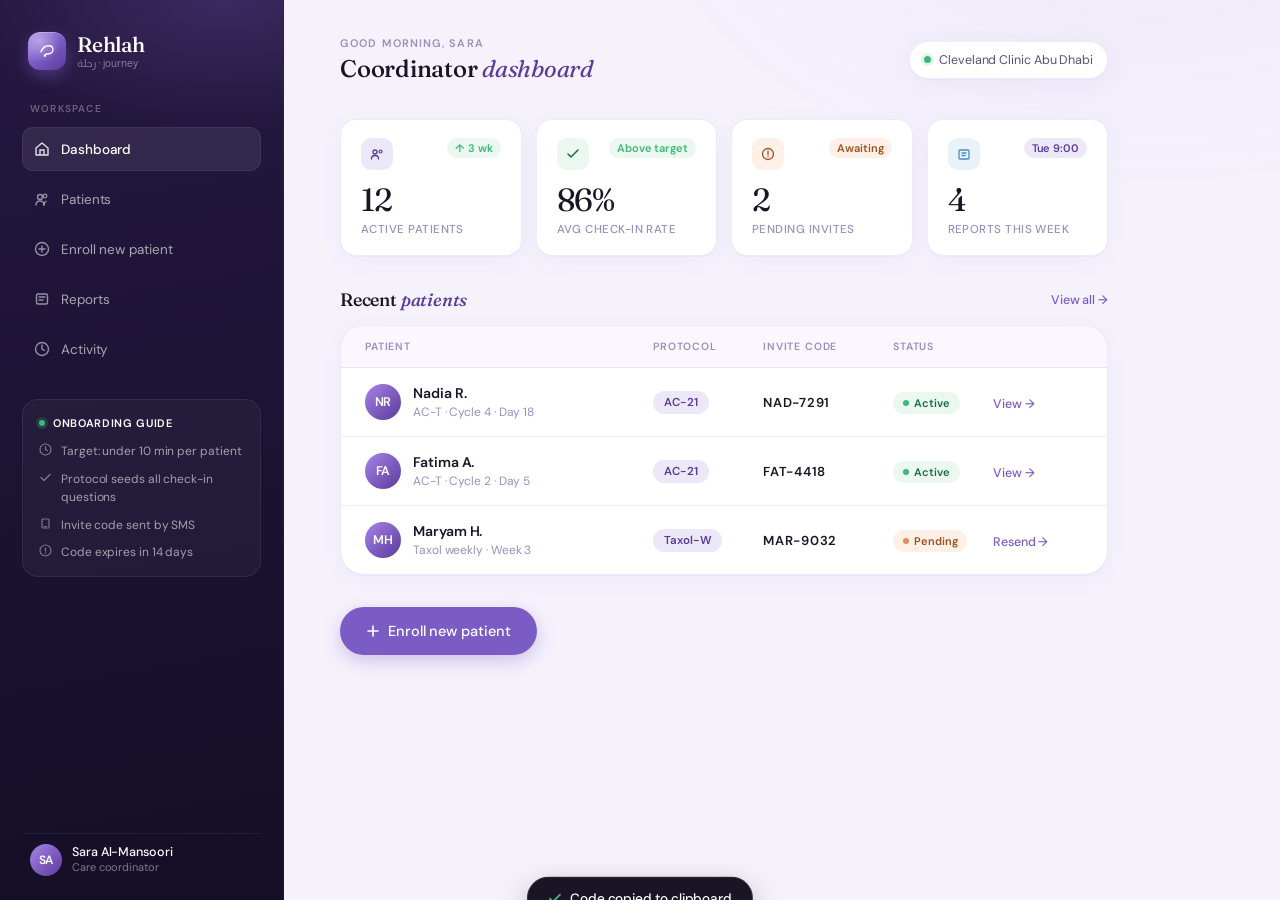
<file: design_handoff_onboarding_flow/design/Rehlah Onboarding.html>
<!DOCTYPE html>
<html lang="en" dir="ltr">
<head>
<meta charset="UTF-8">
<meta name="viewport" content="width=device-width, initial-scale=1.0">
<title>Rehlah — Patient Onboarding</title>
<link href="https://fonts.googleapis.com/css2?family=Almarai:wght@300;400;700&family=Fraunces:ital,opsz,wght@0,9..144,300..600;1,9..144,300..600&family=DM+Sans:wght@300;400;500;600;700&display=swap" rel="stylesheet">
<style>
*{box-sizing:border-box;margin:0;padding:0;}
:root{
  /* Brand */
  --p:#7B5CC4;            /* primary */
  --pd:#5B3A9C;           /* dark purple */
  --pl:#EDE8F8;           /* light purple */
  --pm:rgba(123,92,196,0.15);
  --pmm:rgba(123,92,196,0.08);

  /* Surfaces */
  --bg:#F5F2FC;
  --sf:#FFFFFF;
  --sf2:#FAF8FE;          /* tinted surface */

  /* Text */
  --t1:#1A1425;
  --t2:#5B4D7A;
  --t3:#9B8DC0;

  /* Status */
  --ok:#3DB87A;
  --okd:#1A6B43;
  --okl:#EAF8F0;
  --warn:#E09060;
  --warnd:#9A5020;
  --warnl:#FEF0E6;
  --info:#4A8EC0;
  --infol:#E8F2F8;

  /* Lines */
  --brd:rgba(123,92,196,0.13);
  --brd2:rgba(123,92,196,0.22);

  /* Radii / shadow */
  --r-sm:12px;
  --r:16px;
  --r-lg:24px;
  --r-xl:28px;
  --r-pill:100px;
  --sh:0 4px 16px rgba(123,92,196,0.12);
  --sh-lg:0 12px 40px rgba(91,58,156,0.14);
  --sh-card:0 1px 0 rgba(123,92,196,0.04), 0 6px 24px rgba(123,92,196,0.06);
}
html{scroll-behavior:smooth;}
body{
  font-family:'DM Sans',sans-serif;
  background:var(--bg);
  color:var(--t1);
  min-height:100vh;
  -webkit-font-smoothing:antialiased;
  font-feature-settings:"ss01","cv11";
  letter-spacing:-0.005em;
}

/* Subtle ambient bg */
body::before{
  content:"";position:fixed;inset:0;pointer-events:none;z-index:0;
  background:
    radial-gradient(900px 500px at 90% -10%, rgba(123,92,196,0.06), transparent 60%),
    radial-gradient(700px 400px at -10% 110%, rgba(74,142,192,0.05), transparent 60%);
}
.shell{position:relative;z-index:1;display:grid;grid-template-columns:284px 1fr;min-height:100vh;}
@media(max-width:960px){.shell{grid-template-columns:1fr;}}

/* ─────────── SIDEBAR ─────────── */
.sidebar{
  background:linear-gradient(170deg,#241841 0%,#150E26 100%);
  padding:28px 22px 24px;
  display:flex;flex-direction:column;gap:28px;
  position:sticky;top:0;height:100vh;overflow-y:auto;
  border-right:1px solid rgba(255,255,255,0.04);
}
.sidebar::before{
  content:"";position:absolute;inset:0;pointer-events:none;
  background:radial-gradient(420px 220px at 80% 0%, rgba(155,112,224,0.20), transparent 60%);
}
.sidebar > *{position:relative;}

.sb-logo{display:flex;align-items:center;gap:11px;text-decoration:none;padding:4px 6px;}
.sb-logo-mark{
  width:38px;height:38px;border-radius:12px;flex-shrink:0;
  background:
    radial-gradient(circle at 30% 25%, rgba(255,255,255,0.35), transparent 55%),
    linear-gradient(140deg,#A684E8 0%,var(--p) 50%,var(--pd) 100%);
  display:flex;align-items:center;justify-content:center;
  box-shadow:0 6px 16px rgba(123,92,196,0.45),inset 0 1px 0 rgba(255,255,255,0.25);
}
.sb-logo-text{display:flex;flex-direction:column;line-height:1;}
.sb-logo-en{font-family:'Fraunces',serif;font-size:21px;font-weight:500;color:#fff;letter-spacing:-0.01em;}
.sb-logo-ar{font-family:'Almarai',sans-serif;font-size:11px;color:rgba(255,255,255,0.40);margin-top:3px;letter-spacing:0;}

.sb-section{display:flex;flex-direction:column;gap:6px;}
.sb-section-label{
  font-size:10px;font-weight:600;letter-spacing:0.12em;text-transform:uppercase;
  color:rgba(255,255,255,0.32);padding:0 8px;margin-bottom:6px;
}

.sb-nav{display:flex;align-items:center;gap:11px;padding:10px 12px;border-radius:11px;cursor:pointer;color:rgba(255,255,255,0.62);font-size:13.5px;font-weight:400;transition:background .18s,color .18s;min-height:44px;}
.sb-nav:hover{background:rgba(255,255,255,0.05);color:#fff;}
.sb-nav.active{background:rgba(255,255,255,0.08);color:#fff;font-weight:500;box-shadow:inset 0 0 0 1px rgba(255,255,255,0.06);}
.sb-nav svg{width:16px;height:16px;flex-shrink:0;opacity:0.85;}

/* Step nav (during onboarding) */
.sb-steps{display:flex;flex-direction:column;gap:2px;}
.sb-step{
  display:flex;align-items:center;gap:12px;padding:10px 10px;border-radius:11px;
  position:relative;min-height:44px;
}
.sb-step + .sb-step::before{
  content:"";position:absolute;left:23px;top:-12px;width:1.5px;height:14px;
  background:rgba(255,255,255,0.10);
}
.sb-step.done + .sb-step::before{background:rgba(61,184,122,0.45);}
.sb-step-num{
  width:28px;height:28px;border-radius:50%;display:flex;align-items:center;justify-content:center;
  font-size:12px;font-weight:600;flex-shrink:0;
  background:rgba(255,255,255,0.06);color:rgba(255,255,255,0.4);
  border:1px solid rgba(255,255,255,0.10);transition:all .2s;
}
.sb-step.active .sb-step-num{background:var(--p);color:#fff;border-color:transparent;box-shadow:0 0 0 4px rgba(123,92,196,0.22);}
.sb-step.done .sb-step-num{background:var(--ok);color:#fff;border-color:transparent;}
.sb-step-num svg{width:12px;height:12px;}
.sb-step-body{display:flex;flex-direction:column;line-height:1.25;min-width:0;}
.sb-step-eyebrow{font-size:10px;letter-spacing:0.08em;text-transform:uppercase;color:rgba(255,255,255,0.35);font-weight:600;}
.sb-step-label{font-size:13px;color:rgba(255,255,255,0.55);font-weight:400;margin-top:2px;}
.sb-step.active .sb-step-label{color:#fff;font-weight:500;}
.sb-step.done .sb-step-label{color:rgba(255,255,255,0.7);}

.sb-card{
  background:rgba(255,255,255,0.04);border:1px solid rgba(255,255,255,0.07);
  border-radius:16px;padding:16px 16px 14px;
}
.sb-card-title{display:flex;align-items:center;gap:8px;font-size:11px;font-weight:600;color:#fff;letter-spacing:0.06em;text-transform:uppercase;margin-bottom:12px;}
.sb-card-title-dot{width:6px;height:6px;border-radius:50%;background:var(--ok);box-shadow:0 0 0 3px rgba(61,184,122,0.2);}
.sb-card-row{display:flex;align-items:flex-start;gap:9px;font-size:12px;color:rgba(255,255,255,0.58);line-height:1.55;margin-bottom:9px;}
.sb-card-row:last-child{margin-bottom:0;}
.sb-card-row svg{width:13px;height:13px;flex-shrink:0;margin-top:1px;color:rgba(255,255,255,0.4);}

.sb-foot{margin-top:auto;display:flex;align-items:center;gap:10px;padding:10px 8px 0;border-top:1px solid rgba(255,255,255,0.06);}
.sb-foot-avatar{width:32px;height:32px;border-radius:50%;background:linear-gradient(135deg,#A684E8,#5B3A9C);display:flex;align-items:center;justify-content:center;font-size:12px;font-weight:600;color:#fff;flex-shrink:0;}
.sb-foot-meta{display:flex;flex-direction:column;line-height:1.25;min-width:0;}
.sb-foot-name{font-size:12.5px;color:#fff;font-weight:500;}
.sb-foot-role{font-size:11px;color:rgba(255,255,255,0.45);}

@media(max-width:960px){.sidebar{display:none;}}

/* ─────────── MAIN ─────────── */
.main{padding:36px 56px 64px;max-width:880px;width:100%;}
@media(max-width:1200px){.main{padding:32px 40px 56px;}}
@media(max-width:700px){.main{padding:24px 20px 40px;}}

/* Top bar */
.topbar{display:flex;align-items:center;justify-content:space-between;margin-bottom:36px;gap:16px;flex-wrap:wrap;}
.topbar-left{display:flex;flex-direction:column;}
.topbar-eyebrow{font-size:11px;font-weight:600;letter-spacing:0.10em;text-transform:uppercase;color:var(--t3);}
.topbar-title{font-family:'Fraunces',serif;font-size:24px;font-weight:500;color:var(--t1);margin-top:4px;letter-spacing:-0.01em;}
.topbar-title em{font-style:italic;font-weight:400;color:var(--pd);}
.topbar-right{display:flex;align-items:center;gap:10px;}
.topbar-chip{
  font-size:12.5px;color:var(--t2);background:#fff;border:1px solid var(--brd);
  padding:8px 14px;border-radius:var(--r-pill);display:inline-flex;align-items:center;gap:8px;
  box-shadow:var(--sh-card);min-height:38px;
}
.topbar-chip-dot{width:7px;height:7px;border-radius:50%;background:var(--ok);box-shadow:0 0 0 3px rgba(61,184,122,0.15);}

/* ─────────── PROGRESS RAIL ─────────── */
.prog-wrap{margin-bottom:36px;}
.prog-bar{height:4px;background:var(--pl);border-radius:4px;overflow:hidden;position:relative;}
.prog-fill{height:100%;background:linear-gradient(90deg,var(--p) 0%,#9B70E0 100%);border-radius:4px;transition:width .5s cubic-bezier(.65,.05,.35,1);box-shadow:0 0 12px rgba(123,92,196,0.35);}
.prog-meta{display:flex;justify-content:space-between;align-items:center;margin-top:10px;}
.prog-meta-l{font-size:11.5px;font-weight:600;letter-spacing:0.06em;text-transform:uppercase;color:var(--p);}
.prog-meta-r{font-size:12px;color:var(--t3);}

/* Step header */
.step-head{margin-bottom:32px;max-width:600px;}
.step-eyebrow{display:inline-flex;align-items:center;gap:8px;font-size:11px;font-weight:600;letter-spacing:0.10em;text-transform:uppercase;color:var(--p);margin-bottom:12px;}
.step-eyebrow::before{content:"";width:18px;height:1.5px;background:currentColor;}
.step-title{font-family:'Fraunces',serif;font-size:clamp(28px,3.4vw,38px);font-weight:400;color:var(--t1);line-height:1.15;letter-spacing:-0.015em;margin-bottom:10px;}
.step-title em{font-style:italic;font-weight:400;color:var(--pd);}
.step-sub{font-size:15px;font-weight:400;color:var(--t2);line-height:1.65;max-width:560px;}

/* ─────────── FORM CARDS ─────────── */
.card{
  background:var(--sf);
  border:0.5px solid var(--brd);
  border-radius:var(--r-lg);
  padding:28px 32px 30px;
  margin-bottom:18px;
  box-shadow:var(--sh-card);
}
@media(max-width:600px){.card{padding:22px 20px;}}
.card-head{display:flex;align-items:center;gap:12px;margin-bottom:22px;padding-bottom:18px;border-bottom:0.5px solid var(--brd);}
.card-icon{
  width:36px;height:36px;border-radius:11px;flex-shrink:0;
  display:flex;align-items:center;justify-content:center;
  background:var(--pl);color:var(--pd);
}
.card-icon svg{width:17px;height:17px;}
.card-icon.warn{background:var(--warnl);color:var(--warnd);}
.card-icon.ok{background:var(--okl);color:var(--okd);}
.card-icon.info{background:var(--infol);color:var(--info);}
.card-title{font-size:14px;font-weight:600;color:var(--t1);letter-spacing:-0.005em;}
.card-sub{font-size:12px;color:var(--t3);font-weight:400;margin-top:2px;}
.card-head-meta{margin-left:auto;font-size:11px;color:var(--t3);font-weight:400;text-align:right;line-height:1.4;}

/* Fields */
.row{display:grid;grid-template-columns:1fr 1fr;gap:18px;margin-bottom:16px;}
.row.single{grid-template-columns:1fr;}
.row.triple{grid-template-columns:1fr 1fr 1fr;}
.row:last-child{margin-bottom:0;}
@media(max-width:640px){.row,.row.triple{grid-template-columns:1fr;}}
.field{display:flex;flex-direction:column;gap:7px;}
.field label{
  font-size:12px;font-weight:600;color:var(--t2);letter-spacing:0.01em;
  display:flex;align-items:center;gap:4px;
}
.field label span.req{color:var(--warn);font-weight:700;}
.field label span.opt{font-weight:400;color:var(--t3);font-size:11px;margin-left:4px;letter-spacing:0;}

.field input,.field select,.field textarea{
  background:var(--sf2);border:1px solid var(--brd);border-radius:var(--r-sm);
  padding:0 14px;height:46px;font-size:14px;color:var(--t1);
  font-family:'DM Sans',sans-serif;font-weight:400;
  transition:border-color .18s,box-shadow .18s,background .18s;outline:none;width:100%;
}

/* Error states */
.field.error input,.field.error select,.field.error textarea,
.field.error .phone-group{
  border-color:#E05050 !important;
  background:#FFF5F5;
  box-shadow:0 0 0 4px rgba(224,80,80,0.10);
}
.field.error label{color:#C03030;}
.field-error{
  display:none;align-items:center;gap:5px;
  font-size:11.5px;color:#C03030;font-weight:500;line-height:1.4;
  margin-top:2px;
}
.field-error svg{width:11px;height:11px;flex-shrink:0;}
.field.error .field-error{display:flex;}
.field.error .field-hint{display:none;}
.proto-grid.error{
  border:1.5px solid #E05050;border-radius:var(--r);padding:6px;
  background:#FFF5F5;box-shadow:0 0 0 4px rgba(224,80,80,0.10);
}
.proto-grid-error{
  display:none;align-items:center;gap:6px;
  background:#FEF0E6;border:1px solid #E09060;border-radius:var(--r-sm);
  padding:10px 14px;margin-top:10px;
  font-size:12.5px;color:#9A5020;font-weight:500;
}
.proto-grid-error.show{display:flex;}
.proto-grid-error svg{width:13px;height:13px;flex-shrink:0;color:#C0651A;}

/* Meds error banner — orange warning */
.meds-error-banner{
  display:flex;align-items:center;gap:8px;
  background:#FEF0E6;border:1px solid #E09060;border-radius:var(--r-sm);
  padding:10px 14px;margin-bottom:14px;
  font-size:12.5px;color:#9A5020;font-weight:500;line-height:1.45;
}
.meds-error-banner svg{width:13px;height:13px;flex-shrink:0;color:#C0651A;}

/* Field shake animation */
@keyframes shake-x{
  0%,100%{transform:translateX(0);}
  25%{transform:translateX(-4px);}
  75%{transform:translateX(4px);}
}
.field.error.shake input,.field.error.shake select,
.field.error.shake .phone-group{animation:shake-x .3s ease;}
.field textarea{padding:12px 14px;height:auto;min-height:80px;resize:vertical;}
.field input::placeholder,.field textarea::placeholder{color:var(--t3);font-weight:300;}
.field input:hover,.field select:hover,.field textarea:hover{border-color:var(--brd2);}
.field input:focus,.field select:focus,.field textarea:focus{
  border-color:var(--p);box-shadow:0 0 0 4px rgba(123,92,196,0.12);background:#fff;
}
.field select{
  appearance:none;-webkit-appearance:none;
  background-image:url("data:image/svg+xml,%3Csvg xmlns='http://www.w3.org/2000/svg' width='12' height='8' viewBox='0 0 12 8'%3E%3Cpath d='M1 1.5l5 5 5-5' stroke='%237B5CC4' stroke-width='1.5' fill='none' stroke-linecap='round' stroke-linejoin='round'/%3E%3C/svg%3E");
  background-repeat:no-repeat;background-position:right 14px center;padding-right:36px;
  cursor:pointer;
}
.field-hint{font-size:11.5px;color:var(--t3);line-height:1.5;display:flex;align-items:flex-start;gap:5px;}
.field-hint svg{width:11px;height:11px;flex-shrink:0;margin-top:2px;opacity:0.7;}

/* Phone group */
.phone-group{display:flex;align-items:stretch;background:var(--sf2);border:1px solid var(--brd);border-radius:var(--r-sm);transition:border-color .18s,box-shadow .18s,background .18s;}
.phone-group:focus-within{border-color:var(--p);box-shadow:0 0 0 4px rgba(123,92,196,0.12);background:#fff;}
.phone-flag{display:flex;align-items:center;gap:7px;padding:0 12px;border-right:1px solid var(--brd);font-size:13.5px;color:var(--t2);font-weight:500;}
.phone-flag-mark{width:18px;height:13px;border-radius:2px;background:linear-gradient(to bottom,#000 33%,#fff 33% 66%,#007a3d 66%);position:relative;overflow:hidden;}
.phone-flag-mark::before{content:"";position:absolute;left:0;top:0;bottom:0;width:6px;background:#ce1126;}
.phone-group input{border:none;background:transparent;box-shadow:none !important;flex:1;}
.phone-group input:focus{box-shadow:none;background:transparent;}

/* ─────────── PROTOCOL CARDS ─────────── */
.proto-grid{display:grid;grid-template-columns:repeat(2,1fr);gap:12px;}
@media(max-width:560px){.proto-grid{grid-template-columns:1fr;}}
.proto{
  position:relative;
  border:1.5px solid var(--brd);border-radius:var(--r);
  padding:18px 20px;cursor:pointer;background:var(--sf2);
  transition:all .18s;display:flex;flex-direction:column;gap:6px;min-height:108px;
}
.proto:hover{border-color:var(--brd2);background:#fff;transform:translateY(-1px);}
.proto.selected{border-color:var(--p);background:linear-gradient(135deg,var(--pl) 0%,#fff 70%);box-shadow:0 0 0 4px rgba(123,92,196,0.10),0 6px 18px rgba(123,92,196,0.10);}
.proto-tick{position:absolute;top:14px;right:14px;width:22px;height:22px;border-radius:50%;background:var(--p);display:none;align-items:center;justify-content:center;color:#fff;}
.proto.selected .proto-tick{display:flex;}
.proto-tick svg{width:11px;height:11px;}
.proto-name{font-size:15px;font-weight:600;color:var(--t1);letter-spacing:-0.005em;}
.proto-desc{font-size:12.5px;color:var(--t2);font-weight:400;line-height:1.5;}
.proto-meta{display:flex;align-items:center;gap:8px;margin-top:auto;padding-top:6px;}
.proto-tag{font-size:10.5px;font-weight:600;color:var(--pd);background:#fff;border:1px solid var(--brd);padding:3px 9px;border-radius:var(--r-pill);letter-spacing:0.02em;}
.proto.selected .proto-tag{background:var(--p);color:#fff;border-color:var(--p);}

/* ─────────── MED LIST ─────────── */
.med-list{display:flex;flex-direction:column;gap:8px;}
.med-item{
  display:flex;align-items:center;gap:12px;
  padding:13px 16px;background:var(--sf2);border:1px solid var(--brd);
  border-radius:var(--r-sm);min-height:54px;
  transition:border-color .15s,background .15s,opacity .3s,transform .3s,max-height .3s,padding .3s,margin .3s;
  overflow:hidden;
}
.med-item:hover{border-color:var(--brd2);background:#fff;}
.med-item.removing{opacity:0;transform:translateX(40px);max-height:0;padding-top:0;padding-bottom:0;margin-top:-8px;border-color:transparent;}
.med-check{
  width:22px;height:22px;border-radius:7px;border:1.5px solid var(--brd2);
  display:flex;align-items:center;justify-content:center;cursor:pointer;
  flex-shrink:0;transition:all .15s;background:#fff;
}
.med-check.checked{background:var(--ok);border-color:var(--ok);box-shadow:0 2px 8px rgba(61,184,122,0.25);}
.med-check svg{display:none;}
.med-check.checked svg{display:block;}
.med-name{font-size:14px;font-weight:500;color:var(--t1);flex:1;min-width:0;}
.med-pills{display:flex;align-items:center;gap:6px;flex-wrap:wrap;}
.med-pill{
  font-size:11px;font-weight:600;padding:3px 9px;border-radius:var(--r-pill);
  letter-spacing:0.01em;white-space:nowrap;line-height:1.4;
}
.med-pill.dose{background:var(--pl);color:var(--pd);}
.med-pill.freq{background:#EEF0F3;color:var(--t2);}
.med-pill.route{background:#E5EEFB;color:#2A5DAE;}
.med-actions{
  display:flex;align-items:center;gap:4px;
  opacity:0;transition:opacity .15s;flex-shrink:0;
}
.med-item:hover .med-actions,.med-item:focus-within .med-actions{opacity:1;}
.med-icon-btn{
  width:30px;height:30px;border-radius:8px;border:none;background:transparent;
  display:flex;align-items:center;justify-content:center;cursor:pointer;
  color:var(--t3);transition:all .15s;
}
.med-icon-btn:hover{background:#fff;color:var(--p);box-shadow:0 1px 3px rgba(0,0,0,0.06);}
.med-icon-btn.danger:hover{color:#C03030;background:#FFEDED;box-shadow:none;}
.med-icon-btn svg{width:14px;height:14px;}

/* Inline edit mode */
.med-item.editing{
  flex-direction:column;align-items:stretch;gap:10px;background:#fff;
  border-color:var(--p);box-shadow:0 0 0 4px rgba(123,92,196,0.10);
  padding:14px 16px;
}
.med-edit-grid{display:grid;grid-template-columns:1fr 1fr;gap:10px;}
.med-edit-grid .full{grid-column:1/-1;}
.med-edit-grid label{display:block;font-size:10.5px;font-weight:600;color:var(--t2);text-transform:uppercase;letter-spacing:0.06em;margin-bottom:5px;}
.med-edit-grid input,.med-edit-grid select{
  width:100%;height:38px;padding:0 11px;font-size:13px;
  border:1px solid var(--brd);border-radius:var(--r-sm);background:var(--sf2);
  font-family:'DM Sans',sans-serif;color:var(--t1);outline:none;
  transition:border-color .15s,box-shadow .15s,background .15s;
}
.med-edit-grid input:focus,.med-edit-grid select:focus{border-color:var(--p);background:#fff;box-shadow:0 0 0 3px rgba(123,92,196,0.10);}
.med-edit-actions{display:flex;justify-content:flex-end;gap:8px;}
.med-edit-actions button{
  height:34px;padding:0 16px;font-size:12.5px;font-weight:600;
  border-radius:var(--r-pill);cursor:pointer;font-family:'DM Sans',sans-serif;
  display:inline-flex;align-items:center;gap:5px;transition:all .15s;
}
.med-edit-actions .save{background:var(--p);color:#fff;border:1px solid var(--p);}
.med-edit-actions .save:hover{background:var(--pd);}
.med-edit-actions .cancel{background:#fff;color:var(--t2);border:1px solid var(--brd2);}
.med-edit-actions .cancel:hover{background:var(--sf2);color:var(--t1);}

.med-add{
  display:flex;align-items:center;gap:7px;font-size:13px;color:var(--p);font-weight:500;
  background:transparent;border:1px dashed var(--brd2);cursor:pointer;
  padding:11px 14px;width:100%;border-radius:var(--r-sm);margin-top:10px;
  transition:all .15s;justify-content:center;min-height:44px;
}
.med-add:hover{background:var(--pl);border-color:var(--p);border-style:solid;}
.med-add svg{width:14px;height:14px;}

/* Med count badge in card head */
.med-count-wrap{display:flex;flex-direction:column;align-items:flex-end;gap:6px;}
.med-count-badge{
  font-size:11.5px;font-weight:600;color:var(--pd);
  background:var(--pl);border:1px solid var(--pm);
  padding:4px 11px;border-radius:var(--r-pill);
  font-variant-numeric:tabular-nums;letter-spacing:0.01em;
  transition:background .15s,color .15s,border-color .15s;
}
.med-count-badge.warn{background:#FFF1E0;color:#9A5020;border-color:#E09060;}

/* Modal */
.modal-backdrop{
  position:fixed;inset:0;background:rgba(20,16,30,0.40);backdrop-filter:blur(3px);
  display:none;align-items:center;justify-content:center;z-index:2000;
  opacity:0;transition:opacity .2s;
}
.modal-backdrop.show{display:flex;opacity:1;}
.modal{
  width:min(440px, calc(100vw - 32px));background:#fff;border-radius:18px;
  box-shadow:0 32px 80px rgba(20,16,30,0.30);padding:24px 24px 20px;
  transform:scale(.96) translateY(8px);transition:transform .22s cubic-bezier(.2,.8,.3,1);
}
.modal-backdrop.show .modal{transform:scale(1) translateY(0);}
.modal-head{display:flex;align-items:flex-start;gap:12px;margin-bottom:18px;}
.modal-icon{
  width:36px;height:36px;border-radius:11px;flex-shrink:0;
  background:var(--pl);color:var(--pd);
  display:flex;align-items:center;justify-content:center;
}
.modal-icon svg{width:17px;height:17px;}
.modal-title{font-size:17px;font-weight:600;color:var(--t1);letter-spacing:-0.01em;}
.modal-sub{font-size:12.5px;color:var(--t3);margin-top:2px;}
.modal-close{
  margin-left:auto;width:30px;height:30px;border-radius:8px;border:none;
  background:transparent;cursor:pointer;color:var(--t3);
  display:flex;align-items:center;justify-content:center;transition:all .15s;
}
.modal-close:hover{background:var(--sf2);color:var(--t1);}
.modal-body{display:grid;grid-template-columns:1fr 1fr;gap:12px;}
.modal-body .full{grid-column:1/-1;}
.modal-body label{display:block;font-size:11px;font-weight:600;color:var(--t2);text-transform:uppercase;letter-spacing:0.06em;margin-bottom:6px;}
.modal-body label .req{color:#E05050;}
.modal-body input,.modal-body select{
  width:100%;height:42px;padding:0 13px;font-size:13.5px;
  border:1px solid var(--brd);border-radius:var(--r-sm);background:var(--sf2);
  font-family:'DM Sans',sans-serif;color:var(--t1);outline:none;
  transition:border-color .15s,box-shadow .15s,background .15s;
}
.modal-body input:focus,.modal-body select:focus{border-color:var(--p);background:#fff;box-shadow:0 0 0 4px rgba(123,92,196,0.10);}
.modal-body .field-err-msg{display:none;align-items:center;gap:5px;font-size:11.5px;color:#C03030;font-weight:500;margin-top:4px;}
.modal-body .field-err-msg svg{width:11px;height:11px;flex-shrink:0;}
.modal-body .err input,.modal-body .err select{border-color:#E05050;background:#FFF5F5;}
.modal-body .err .field-err-msg{display:flex;}
.modal-foot{display:flex;justify-content:flex-end;gap:8px;margin-top:18px;padding-top:16px;border-top:1px solid var(--brd);}
.modal-foot .btn{padding:0 18px;height:38px;}

/* Orange warning banner (for protocol/meds card) */
.warn-banner{
  display:flex;align-items:center;gap:8px;
  background:#FEF0E6;border:1px solid #E09060;border-radius:var(--r-sm);
  padding:10px 14px;margin-bottom:14px;
  font-size:12.5px;color:#9A5020;font-weight:500;line-height:1.45;
}
.warn-banner svg{width:13px;height:13px;flex-shrink:0;color:#C0651A;}

/* Med callout — confirms auto-load in patient app */
.med-callout{
  display:flex;align-items:flex-start;gap:11px;
  margin-top:14px;padding:12px 14px;
  background:linear-gradient(135deg, var(--pl) 0%, #F4EFFC 100%);
  border:0.5px solid var(--pm);border-radius:var(--r-sm);
}
.med-callout-icon{
  width:28px;height:28px;border-radius:9px;flex-shrink:0;
  background:#fff;color:var(--pd);
  display:flex;align-items:center;justify-content:center;
  box-shadow:0 1px 3px rgba(123,92,196,0.15);
}
.med-callout-icon svg{width:14px;height:14px;}
.med-callout-body{font-size:12.5px;color:var(--t2);line-height:1.55;padding-top:4px;}
.med-callout-body strong{color:var(--pd);font-weight:600;}

/* Med count badge in card head */
.med-count-wrap{display:flex;flex-direction:column;align-items:flex-end;gap:6px;margin-left:auto;}
.med-count-badge{
  font-size:11px;font-weight:600;color:var(--pd);
  background:var(--pl);border:1px solid var(--pm);border-radius:var(--r-pill);
  padding:4px 10px;letter-spacing:0.02em;white-space:nowrap;
}
.med-count-badge.warn{color:#9A5020;background:#FEF0E6;border-color:#E09060;}

/* Updated med row — pill-shaped meta, hover actions */
.med-item{position:relative;}
.med-item-main{display:flex;align-items:center;gap:14px;width:100%;}
.med-meta{display:flex;align-items:center;gap:6px;flex-wrap:wrap;}
.med-pill{
  font-size:10.5px;font-weight:500;color:var(--t2);
  background:#fff;border:1px solid var(--brd);
  padding:3px 8px;border-radius:var(--r-pill);
  letter-spacing:0.02em;white-space:nowrap;
}
.med-pill.dose{color:var(--pd);background:var(--pl);border-color:var(--pm);font-weight:600;}
.med-pill.route{color:var(--okd);background:var(--okl);border-color:transparent;}
.med-actions{
  display:flex;gap:4px;opacity:0;transition:opacity .15s;
  margin-left:6px;flex-shrink:0;
}
.med-item:hover .med-actions,.med-item.editing .med-actions{opacity:1;}
.med-act-btn{
  width:26px;height:26px;border-radius:7px;background:#fff;border:1px solid var(--brd);
  display:flex;align-items:center;justify-content:center;cursor:pointer;
  color:var(--t2);transition:all .15s;
}
.med-act-btn:hover{color:var(--p);border-color:var(--p);background:var(--pl);}
.med-act-btn.danger:hover{color:#C03030;border-color:#E05050;background:#FFF5F5;}
.med-act-btn svg{width:12px;height:12px;}

/* Inline edit form — slides open below row */
.med-edit{
  display:none;width:100%;margin-top:10px;padding-top:12px;
  border-top:1px dashed var(--brd);
  flex-direction:column;gap:10px;
}
.med-item.editing{flex-direction:column;align-items:stretch;background:#fff;border-color:var(--p);}
.med-item.editing .med-edit{display:flex;}
.med-edit-row{display:grid;grid-template-columns:1fr 140px;gap:10px;}
.med-edit-row.triple{grid-template-columns:1fr 1fr;}
.med-edit input,.med-edit select{
  background:var(--sf2);border:1px solid var(--brd);border-radius:var(--r-sm);
  padding:9px 12px;font-size:13px;color:var(--t1);
  font-family:'DM Sans',sans-serif;width:100%;
  transition:border-color .15s,box-shadow .15s;
}
.med-edit input:focus,.med-edit select:focus{
  outline:none;border-color:var(--p);box-shadow:0 0 0 3px rgba(123,92,196,0.10);background:#fff;
}
.med-edit-actions{display:flex;justify-content:flex-end;gap:8px;}
.med-edit-btn{
  font-size:12px;font-weight:500;padding:7px 14px;border-radius:var(--r-sm);
  cursor:pointer;border:1px solid var(--brd);background:#fff;color:var(--t2);
  transition:all .15s;
}
.med-edit-btn:hover{border-color:var(--brd2);color:var(--t1);}
.med-edit-btn.primary{background:var(--p);color:#fff;border-color:var(--p);}
.med-edit-btn.primary:hover{background:var(--pd);border-color:var(--pd);}

/* Modal */
.modal-backdrop{
  position:fixed;inset:0;background:rgba(28,24,42,0.45);backdrop-filter:blur(4px);
  display:none;align-items:center;justify-content:center;z-index:2000;
  animation:fade-in .2s ease;
}
.modal-backdrop.show{display:flex;}
.modal{
  background:#fff;border-radius:var(--r);width:min(480px,calc(100% - 40px));
  box-shadow:0 24px 60px rgba(28,24,42,0.25);
  overflow:hidden;animation:modal-in .25s cubic-bezier(.2,.9,.3,1.2);
}
@keyframes fade-in{from{opacity:0;}to{opacity:1;}}
@keyframes modal-in{from{opacity:0;transform:translateY(8px) scale(.97);}to{opacity:1;transform:none;}}
.modal-head{
  padding:20px 24px 14px;border-bottom:1px solid var(--brd);
  display:flex;align-items:center;gap:12px;
}
.modal-head .card-icon{margin:0;}
.modal-title{font-size:16px;font-weight:600;color:var(--t1);letter-spacing:-0.01em;}
.modal-sub{font-size:12px;color:var(--t3);margin-top:2px;}
.modal-body{padding:20px 24px;display:flex;flex-direction:column;gap:14px;}
.modal-body .field{margin:0;}
.modal-body .field label{display:block;font-size:11.5px;font-weight:500;color:var(--t2);margin-bottom:6px;letter-spacing:0.02em;text-transform:uppercase;}
.modal-foot{
  padding:14px 24px;background:var(--sf);border-top:1px solid var(--brd);
  display:flex;justify-content:flex-end;gap:10px;
}

/* ─────────── CYCLE DISPLAY ─────────── */
.cycle-display{
  background:linear-gradient(135deg,#F4EFFC 0%,#EDF5FB 100%);
  border:0.5px solid var(--pm);border-radius:var(--r);
  padding:18px 20px;margin-top:6px;display:grid;grid-template-columns:1fr 1fr 1fr;gap:18px;
}
@media(max-width:560px){.cycle-display{grid-template-columns:1fr;gap:12px;}}
.cycle-item{display:flex;flex-direction:column;gap:4px;}
.cycle-item + .cycle-item{border-left:1px solid var(--pm);padding-left:18px;}
@media(max-width:560px){.cycle-item + .cycle-item{border-left:none;border-top:1px solid var(--pm);padding-left:0;padding-top:12px;}}
.cycle-label{font-size:10.5px;font-weight:600;color:var(--t2);letter-spacing:0.08em;text-transform:uppercase;}
.cycle-val{font-size:16px;font-weight:600;color:var(--pd);font-family:'Fraunces',serif;letter-spacing:-0.01em;}
.cycle-val.warn{color:var(--warnd);}
.cycle-val .small{font-size:12px;font-weight:400;color:var(--t3);font-family:'DM Sans',sans-serif;margin-left:4px;}

/* ─────────── REVIEW ─────────── */
.review-card{
  background:var(--sf);border:0.5px solid var(--brd);border-radius:var(--r-lg);
  padding:24px 28px 12px;margin-bottom:14px;box-shadow:var(--sh-card);
}
.review-head{display:flex;align-items:center;justify-content:space-between;margin-bottom:14px;padding-bottom:14px;border-bottom:0.5px solid var(--brd);}
.review-section-title{display:flex;align-items:center;gap:10px;font-size:12px;font-weight:600;letter-spacing:0.06em;text-transform:uppercase;color:var(--t2);}
.review-section-icon{width:24px;height:24px;border-radius:7px;display:flex;align-items:center;justify-content:center;color:var(--pd);background:var(--pl);}
.review-section-icon svg{width:12px;height:12px;}
.review-edit{font-size:12px;color:var(--p);font-weight:500;text-decoration:none;background:none;border:none;cursor:pointer;display:flex;align-items:center;gap:4px;}
.review-edit:hover{color:var(--pd);}
.review-row{display:flex;justify-content:space-between;align-items:flex-start;padding:10px 0;border-bottom:0.5px dashed var(--brd);gap:16px;}
.review-row:last-child{border-bottom:none;}
.review-key{font-size:13px;color:var(--t2);font-weight:400;}
.review-val{font-size:13.5px;color:var(--t1);font-weight:500;text-align:right;max-width:60%;}
.review-val.green{color:var(--okd);}
.review-val.purple{color:var(--pd);}
.review-val.warn{color:var(--warnd);}
.review-val.muted{color:var(--t3);font-weight:400;}

.review-callout{
  display:flex;align-items:flex-start;gap:12px;
  background:var(--okl);border:0.5px solid rgba(61,184,122,0.25);
  border-radius:var(--r);padding:14px 18px;margin-top:8px;
}
.review-callout-icon{width:28px;height:28px;border-radius:9px;background:#fff;color:var(--ok);display:flex;align-items:center;justify-content:center;flex-shrink:0;box-shadow:0 1px 3px rgba(61,184,122,0.15);}
.review-callout-icon svg{width:14px;height:14px;}
.review-callout-body{font-size:13px;color:var(--okd);line-height:1.6;}
.review-callout-body strong{font-weight:600;color:#0F4D2E;}

/* ─────────── INVITE / STEP 4 ─────────── */
.invite-wrap{display:grid;grid-template-columns:1fr;gap:20px;}
.invite-success-card{
  background:var(--sf);border:0.5px solid var(--brd);border-radius:var(--r-xl);
  padding:36px 36px 32px;text-align:center;box-shadow:var(--sh-card);
  position:relative;overflow:hidden;
}
.invite-success-card::before{
  content:"";position:absolute;inset:-1px;border-radius:inherit;pointer-events:none;
  background:radial-gradient(420px 200px at 50% 0%, rgba(61,184,122,0.10), transparent 70%);
}
.invite-success-card > *{position:relative;}
.invite-tick{
  width:64px;height:64px;border-radius:50%;
  background:linear-gradient(135deg,#48C886,var(--ok));
  display:flex;align-items:center;justify-content:center;margin:0 auto 18px;
  color:#fff;box-shadow:0 8px 24px rgba(61,184,122,0.35), inset 0 1px 0 rgba(255,255,255,0.3);
}
.invite-tick svg{width:24px;height:24px;}
.invite-success-h{font-family:'Fraunces',serif;font-size:28px;font-weight:400;color:var(--t1);margin-bottom:8px;letter-spacing:-0.015em;}
.invite-success-h em{font-style:italic;color:var(--pd);}
.invite-success-p{font-size:14.5px;font-weight:400;color:var(--t2);max-width:440px;margin:0 auto;line-height:1.65;}

.code-card{
  background:linear-gradient(135deg,#F8F4FE 0%,#FFFFFF 50%,#F0F8F4 100%);
  border:1px solid var(--brd);border-radius:var(--r-lg);
  padding:32px 28px;text-align:center;position:relative;overflow:hidden;
  box-shadow:var(--sh-card);
}
.code-card::before{
  content:"";position:absolute;top:0;left:0;right:0;height:3px;
  background:linear-gradient(90deg,transparent,var(--p),var(--ok),transparent);
}
.code-card-label{font-size:11px;font-weight:600;letter-spacing:0.12em;text-transform:uppercase;color:var(--t3);margin-bottom:14px;}
.code-display{
  font-size:clamp(40px,7vw,56px);font-weight:700;color:var(--pd);letter-spacing:0.18em;
  font-family:'DM Sans',sans-serif;line-height:1;
  font-variant-numeric:tabular-nums;
  display:inline-flex;align-items:center;gap:10px;
  cursor:pointer;user-select:all;
  padding:4px 10px;border-radius:8px;transition:background .15s;
}
.code-display:hover{background:rgba(123,92,196,0.06);}
.code-actions{display:flex;align-items:center;justify-content:center;gap:10px;margin-top:18px;flex-wrap:wrap;}
.code-meta{display:inline-flex;align-items:center;gap:7px;font-size:12px;color:var(--okd);background:rgba(61,184,122,0.10);border:0.5px solid rgba(61,184,122,0.25);border-radius:var(--r-pill);padding:6px 14px;font-weight:500;}
.code-meta svg{width:11px;height:11px;}
.code-meta.purple{color:var(--pd);background:var(--pl);border-color:var(--pm);}

/* Invite details */
.invite-details{
  background:var(--sf);border:0.5px solid var(--brd);border-radius:var(--r-lg);
  padding:8px 24px;box-shadow:var(--sh-card);
}
.id-row{display:flex;align-items:flex-start;gap:14px;padding:18px 0;border-bottom:0.5px solid var(--brd);}
.id-row:last-child{border-bottom:none;}
.id-icon{width:36px;height:36px;border-radius:11px;display:flex;align-items:center;justify-content:center;flex-shrink:0;}
.id-icon svg{width:16px;height:16px;}
.id-body{flex:1;min-width:0;}
.id-label{font-size:10.5px;font-weight:600;color:var(--t3);letter-spacing:0.08em;text-transform:uppercase;margin-bottom:4px;}
.id-value{font-size:14.5px;color:var(--t1);font-weight:600;line-height:1.3;}
.id-sub{font-size:12.5px;color:var(--t2);font-weight:400;margin-top:2px;line-height:1.5;}

/* SMS preview */
.sms-section{background:var(--sf);border:0.5px solid var(--brd);border-radius:var(--r-lg);padding:24px 24px 28px;box-shadow:var(--sh-card);}
.sms-section-head{display:flex;align-items:center;gap:10px;margin-bottom:18px;}
.sms-section-head .card-icon{width:30px;height:30px;border-radius:9px;}
.sms-section-head .card-icon svg{width:14px;height:14px;}
.sms-section-title{font-size:13px;font-weight:600;color:var(--t1);}
.sms-section-sub{font-size:11.5px;color:var(--t3);margin-left:auto;}

.phone-stage{
  background:linear-gradient(180deg,#F5F2FC,#EDE8F8);
  border-radius:18px;padding:24px 18px 18px;display:flex;flex-direction:column;align-items:center;gap:14px;
}
.sms-meta{display:flex;flex-direction:column;align-items:center;gap:2px;}
.sms-from{font-size:12px;color:var(--t2);font-weight:500;}
.sms-time{font-size:11px;color:var(--t3);}
.sms-bubble{
  background:#FFFFFF;
  border-radius:18px 18px 18px 4px;
  padding:13px 16px;font-size:13.5px;color:#1A1A1A;line-height:1.55;
  max-width:300px;align-self:flex-start;
  box-shadow:0 1px 2px rgba(0,0,0,0.06);
  position:relative;
}
.sms-bubble strong{color:var(--pd);font-weight:700;letter-spacing:0.04em;}
.sms-bubble::before{
  content:"";position:absolute;left:-6px;bottom:0;width:14px;height:14px;
  background:#fff;border-bottom-right-radius:14px;
  clip-path:polygon(100% 0, 100% 100%, 0 100%);
}

/* ─────────── ACTIONS ─────────── */
.actions{display:flex;gap:12px;margin-top:32px;align-items:center;flex-wrap:wrap;}
.actions.center{justify-content:center;}
.actions.between{justify-content:space-between;}
.btn{
  display:inline-flex;align-items:center;justify-content:center;gap:8px;
  padding:0 26px;height:48px;min-height:44px;
  border-radius:var(--r-pill);font-size:14.5px;font-weight:500;
  border:none;cursor:pointer;font-family:inherit;letter-spacing:-0.005em;
  transition:transform .15s,box-shadow .2s,background .2s,color .2s,border-color .2s;
}
.btn svg{width:14px;height:14px;}
.btn-primary{background:var(--p);color:#fff;box-shadow:0 6px 18px rgba(123,92,196,0.32);}
.btn-primary:hover{background:var(--pd);box-shadow:0 8px 22px rgba(91,58,156,0.38);transform:translateY(-1px);}
.btn-primary:active{transform:translateY(0);}
.btn-primary .meta{font-weight:400;opacity:0.7;font-size:12.5px;border-left:1px solid rgba(255,255,255,0.25);padding-left:10px;margin-left:2px;}

.btn-secondary{background:#fff;color:var(--t1);border:1px solid var(--brd2);box-shadow:var(--sh-card);}
.btn-secondary:hover{border-color:var(--p);color:var(--p);}

.btn-ghost{background:transparent;color:var(--t2);}
.btn-ghost:hover{color:var(--t1);background:rgba(123,92,196,0.06);}

.btn-copy{background:var(--okl);color:var(--okd);border:1px solid rgba(61,184,122,0.25);}
.btn-copy:hover{background:#D8F0E4;}
.btn-copy.copied{background:var(--ok);color:#fff;border-color:var(--ok);}

.btn-soft{background:var(--pl);color:var(--pd);border:1px solid var(--pm);}
.btn-soft:hover{background:#DDD2F4;}

/* ─────────── DASHBOARD ─────────── */
.stats{display:grid;grid-template-columns:repeat(4,1fr);gap:14px;margin-bottom:32px;}
@media(max-width:920px){.stats{grid-template-columns:repeat(2,1fr);}}
.stat{background:var(--sf);border:0.5px solid var(--brd);border-radius:var(--r);padding:18px 20px;box-shadow:var(--sh-card);position:relative;overflow:hidden;}
.stat-top{display:flex;justify-content:space-between;align-items:flex-start;margin-bottom:14px;}
.stat-icon{width:32px;height:32px;border-radius:10px;display:flex;align-items:center;justify-content:center;background:var(--pl);color:var(--pd);}
.stat-icon svg{width:14px;height:14px;}
.stat-icon.ok{background:var(--okl);color:var(--okd);}
.stat-icon.warn{background:var(--warnl);color:var(--warnd);}
.stat-icon.info{background:var(--infol);color:var(--info);}
.stat-trend{font-size:11px;font-weight:600;color:var(--ok);background:var(--okl);padding:3px 8px;border-radius:var(--r-pill);}
.stat-trend.warn{color:var(--warnd);background:var(--warnl);}
.stat-trend.purple{color:var(--pd);background:var(--pl);}
.stat-val{font-family:'Fraunces',serif;font-size:32px;font-weight:400;color:var(--t1);letter-spacing:-0.02em;line-height:1;margin-bottom:6px;}
.stat-lbl{font-size:11.5px;color:var(--t3);font-weight:500;letter-spacing:0.04em;text-transform:uppercase;}
.stat-sub{font-size:12px;color:var(--t2);margin-top:8px;font-weight:400;}

.section-head{display:flex;align-items:center;justify-content:space-between;margin-bottom:14px;}
.section-title{font-family:'Fraunces',serif;font-size:18px;font-weight:500;color:var(--t1);letter-spacing:-0.01em;}
.section-link{font-size:12.5px;color:var(--p);font-weight:500;text-decoration:none;}

/* ─────────── PATIENT TABLE ─────────── */
.table{background:var(--sf);border:0.5px solid var(--brd);border-radius:var(--r-lg);overflow:hidden;box-shadow:var(--sh-card);}
.table-head{display:grid;grid-template-columns:1.4fr 110px 130px 100px 90px;padding:14px 24px;background:var(--sf2);border-bottom:0.5px solid var(--brd);}
.th{font-size:10.5px;font-weight:600;color:var(--t3);letter-spacing:0.08em;text-transform:uppercase;}
.tr{display:grid;grid-template-columns:1.4fr 110px 130px 100px 90px;padding:16px 24px;border-bottom:0.5px solid var(--brd);align-items:center;transition:background .15s;}
.tr:last-child{border-bottom:none;}
.tr:hover{background:var(--sf2);}
.tr-pat{display:flex;align-items:center;gap:12px;min-width:0;}
.tr-avatar{width:36px;height:36px;border-radius:50%;background:linear-gradient(135deg,#A684E8,var(--pd));display:flex;align-items:center;justify-content:center;color:#fff;font-size:12.5px;font-weight:600;flex-shrink:0;}
.tr-name{font-size:14px;font-weight:600;color:var(--t1);letter-spacing:-0.005em;}
.tr-sub{font-size:12px;color:var(--t3);margin-top:2px;}
.tr-proto{font-size:11.5px;font-weight:600;color:var(--pd);background:var(--pl);padding:4px 11px;border-radius:var(--r-pill);display:inline-block;}
.tr-code{font-size:13px;font-weight:600;color:var(--t1);font-family:'DM Sans',sans-serif;letter-spacing:0.06em;font-variant-numeric:tabular-nums;}
.status{font-size:11px;font-weight:600;padding:4px 10px;border-radius:var(--r-pill);display:inline-flex;align-items:center;gap:5px;}
.status.active{background:var(--okl);color:var(--okd);}
.status.pending{background:var(--warnl);color:var(--warnd);}
.status-dot{width:6px;height:6px;border-radius:50%;}
.tr-link{font-size:12.5px;color:var(--p);font-weight:500;cursor:pointer;text-decoration:none;}
.tr-link:hover{color:var(--pd);}

@media(max-width:780px){
  .table-head,.tr{grid-template-columns:1.2fr 90px 100px 80px;}
  .th:last-child,.tr > *:last-child{display:none;}
}

/* Screens */
.screen{display:none;animation:fade .35s ease both;}
.screen.active{display:block;}
@keyframes fade{from{opacity:0;transform:translateY(6px);}to{opacity:1;transform:translateY(0);}}

/* Toast */
.toast{
  position:fixed;bottom:32px;left:50%;transform:translateX(-50%) translateY(120%);
  background:var(--t1);color:#fff;padding:12px 20px;border-radius:var(--r-pill);
  font-size:13.5px;font-weight:500;display:flex;align-items:center;gap:8px;
  box-shadow:0 12px 32px rgba(0,0,0,0.25);
  transition:transform .35s cubic-bezier(.65,.05,.35,1);z-index:1000;
  border:0.5px solid rgba(255,255,255,0.10);
  pointer-events:none;cursor:pointer;
}
.toast.show{transform:translateX(-50%) translateY(0);pointer-events:auto;}
.toast.error{background:#C03030;border-color:rgba(255,255,255,0.15);}
.toast.error svg{color:#FFCFCF;}
.toast svg{width:14px;height:14px;color:var(--ok);}
</style>
</head>
<body>
<div class="shell">

<!-- ═══════════ SIDEBAR ═══════════ -->
<aside class="sidebar">
  <a href="#" class="sb-logo" onclick="showScreen('dashboard');return false;" aria-label="Rehlah home">
    <div class="sb-logo-mark">
      <svg viewBox="0 0 24 24" fill="none" width="18" height="18"><path d="M4 13c2-5 6-8 10-8s6 2 6 5c0 4-4 6-8 6-2 0-3 1-3 3" stroke="#fff" stroke-width="1.8" stroke-linecap="round"/><circle cx="9" cy="18" r="1.5" fill="#fff"/></svg>
    </div>
    <div class="sb-logo-text">
      <span class="sb-logo-en">Rehlah</span>
      <span class="sb-logo-ar">رحلة · journey</span>
    </div>
  </a>

  <!-- Default nav (hidden during onboarding) -->
  <div class="sb-section" id="sb-default">
    <div class="sb-section-label">Workspace</div>
    <div class="sb-nav active" id="sbn-dash" onclick="showScreen('dashboard')">
      <svg viewBox="0 0 16 16" fill="none"><path d="M2 7l6-5 6 5v7H2V7z" stroke="currentColor" stroke-width="1.4" stroke-linejoin="round"/><path d="M6 14V9h4v5" stroke="currentColor" stroke-width="1.4"/></svg>
      Dashboard
    </div>
    <div class="sb-nav" id="sbn-pat" onclick="showScreen('patients')">
      <svg viewBox="0 0 16 16" fill="none"><circle cx="6" cy="6" r="2.5" stroke="currentColor" stroke-width="1.4"/><path d="M2 14c0-2.5 1.8-4 4-4s4 1.5 4 4" stroke="currentColor" stroke-width="1.4" stroke-linecap="round"/><circle cx="11" cy="5" r="1.8" stroke="currentColor" stroke-width="1.3"/><path d="M10 14c0-2 1-3.2 2-3.7" stroke="currentColor" stroke-width="1.3" stroke-linecap="round"/></svg>
      Patients
    </div>
    <div class="sb-nav" onclick="startOnboarding()">
      <svg viewBox="0 0 16 16" fill="none"><circle cx="8" cy="8" r="6.5" stroke="currentColor" stroke-width="1.4"/><path d="M8 5v6M5 8h6" stroke="currentColor" stroke-width="1.4" stroke-linecap="round"/></svg>
      Enroll new patient
    </div>
    <div class="sb-nav" onclick="showToast('Coming in Rehlah v1.1')">
      <svg viewBox="0 0 16 16" fill="none"><rect x="2.5" y="3" width="11" height="10" rx="1.5" stroke="currentColor" stroke-width="1.4"/><path d="M5 6h6M5 9h4" stroke="currentColor" stroke-width="1.4" stroke-linecap="round"/></svg>
      Reports
    </div>
    <div class="sb-nav" onclick="showToast('Coming in Rehlah v1.1')">
      <svg viewBox="0 0 16 16" fill="none"><circle cx="8" cy="8" r="6.5" stroke="currentColor" stroke-width="1.4"/><path d="M8 4v4l2.5 1.5" stroke="currentColor" stroke-width="1.4" stroke-linecap="round"/></svg>
      Activity
    </div>
  </div>

  <!-- Onboarding step nav (shown during onboarding) -->
  <div class="sb-section" id="sb-onboarding" style="display:none;">
    <div class="sb-section-label">Patient enrollment</div>
    <div class="sb-steps">
      <div class="sb-step" data-step="1" onclick="goToStep(1)">
        <div class="sb-step-num">1</div>
        <div class="sb-step-body">
          <span class="sb-step-eyebrow">Step 1</span>
          <span class="sb-step-label">Patient identity</span>
        </div>
      </div>
      <div class="sb-step" data-step="2" onclick="goToStep(2)">
        <div class="sb-step-num">2</div>
        <div class="sb-step-body">
          <span class="sb-step-eyebrow">Step 2</span>
          <span class="sb-step-label">Treatment protocol</span>
        </div>
      </div>
      <div class="sb-step" data-step="3" onclick="goToStep(3)">
        <div class="sb-step-num">3</div>
        <div class="sb-step-body">
          <span class="sb-step-eyebrow">Step 3</span>
          <span class="sb-step-label">Review & confirm</span>
        </div>
      </div>
      <div class="sb-step" data-step="4">
        <div class="sb-step-num">4</div>
        <div class="sb-step-body">
          <span class="sb-step-eyebrow">Step 4</span>
          <span class="sb-step-label">Invite code</span>
        </div>
      </div>
    </div>
  </div>

  <div class="sb-card">
    <div class="sb-card-title"><span class="sb-card-title-dot"></span>Onboarding guide</div>
    <div class="sb-card-row">
      <svg viewBox="0 0 13 13" fill="none"><circle cx="6.5" cy="6.5" r="5.5" stroke="currentColor" stroke-width="1.2"/><path d="M6.5 3.5v3l2 1.2" stroke="currentColor" stroke-width="1.2" stroke-linecap="round"/></svg>
      Target: under 10 min per patient
    </div>
    <div class="sb-card-row">
      <svg viewBox="0 0 13 13" fill="none"><path d="M2 6.5l3 3 6-6" stroke="currentColor" stroke-width="1.4" stroke-linecap="round" stroke-linejoin="round"/></svg>
      Protocol seeds all check-in questions
    </div>
    <div class="sb-card-row">
      <svg viewBox="0 0 13 13" fill="none"><rect x="3" y="2" width="7" height="9" rx="1" stroke="currentColor" stroke-width="1.2"/><path d="M5.5 9.5h2" stroke="currentColor" stroke-width="1.2" stroke-linecap="round"/></svg>
      Invite code sent by SMS
    </div>
    <div class="sb-card-row">
      <svg viewBox="0 0 13 13" fill="none"><circle cx="6.5" cy="6.5" r="5.5" stroke="currentColor" stroke-width="1.2"/><path d="M6.5 4v3" stroke="currentColor" stroke-width="1.2" stroke-linecap="round"/><circle cx="6.5" cy="9" r="0.7" fill="currentColor"/></svg>
      Code expires in 14 days
    </div>
  </div>

  <div class="sb-foot">
    <div class="sb-foot-avatar">SA</div>
    <div class="sb-foot-meta">
      <span class="sb-foot-name">Sara Al-Mansoori</span>
      <span class="sb-foot-role">Care coordinator</span>
    </div>
  </div>
</aside>

<!-- ═══════════ MAIN ═══════════ -->
<main class="main">

  <!-- ═══ DASHBOARD ═══ -->
  <div id="screen-dashboard" class="screen active">
    <div class="topbar">
      <div class="topbar-left">
        <div class="topbar-eyebrow">Good morning, Sara</div>
        <div class="topbar-title">Coordinator <em>dashboard</em></div>
      </div>
      <div class="topbar-right">
        <div class="topbar-chip"><span class="topbar-chip-dot"></span>Cleveland Clinic Abu Dhabi</div>
      </div>
    </div>

    <div class="stats">
      <div class="stat">
        <div class="stat-top">
          <div class="stat-icon"><svg viewBox="0 0 14 14" fill="none"><circle cx="5" cy="5" r="2" stroke="currentColor" stroke-width="1.3"/><path d="M1.5 12c0-2 1.5-3.5 3.5-3.5s3.5 1.5 3.5 3.5" stroke="currentColor" stroke-width="1.3" stroke-linecap="round"/><circle cx="10.5" cy="4.5" r="1.5" stroke="currentColor" stroke-width="1.2"/></svg></div>
          <span class="stat-trend">↑ 3 wk</span>
        </div>
        <div class="stat-val">12</div>
        <div class="stat-lbl">Active patients</div>
      </div>
      <div class="stat">
        <div class="stat-top">
          <div class="stat-icon ok"><svg viewBox="0 0 14 14" fill="none"><path d="M2 7l3 3 7-7" stroke="currentColor" stroke-width="1.5" stroke-linecap="round" stroke-linejoin="round"/></svg></div>
          <span class="stat-trend">Above target</span>
        </div>
        <div class="stat-val">86%</div>
        <div class="stat-lbl">Avg check-in rate</div>
      </div>
      <div class="stat">
        <div class="stat-top">
          <div class="stat-icon warn"><svg viewBox="0 0 14 14" fill="none"><circle cx="7" cy="7" r="5.5" stroke="currentColor" stroke-width="1.3"/><path d="M7 4v3.5" stroke="currentColor" stroke-width="1.3" stroke-linecap="round"/><circle cx="7" cy="9.5" r="0.7" fill="currentColor"/></svg></div>
          <span class="stat-trend warn">Awaiting</span>
        </div>
        <div class="stat-val">2</div>
        <div class="stat-lbl">Pending invites</div>
      </div>
      <div class="stat">
        <div class="stat-top">
          <div class="stat-icon info"><svg viewBox="0 0 14 14" fill="none"><rect x="2" y="3" width="10" height="9" rx="1" stroke="currentColor" stroke-width="1.3"/><path d="M5 6h4M5 8.5h3" stroke="currentColor" stroke-width="1.3" stroke-linecap="round"/></svg></div>
          <span class="stat-trend purple">Tue 9:00</span>
        </div>
        <div class="stat-val">4</div>
        <div class="stat-lbl">Reports this week</div>
      </div>
    </div>

    <div class="section-head">
      <div class="section-title">Recent <em style="font-style:italic;color:var(--pd);">patients</em></div>
      <a class="section-link" onclick="showScreen('patients')">View all →</a>
    </div>

    <div class="table">
      <div class="table-head">
        <div class="th">Patient</div>
        <div class="th">Protocol</div>
        <div class="th">Invite code</div>
        <div class="th">Status</div>
        <div class="th"></div>
      </div>
      <div class="tr">
        <div class="tr-pat"><div class="tr-avatar">NR</div><div><div class="tr-name">Nadia R.</div><div class="tr-sub">AC-T · Cycle 4 · Day 18</div></div></div>
        <div><span class="tr-proto">AC-21</span></div>
        <div class="tr-code">NAD-7291</div>
        <div><span class="status active"><span class="status-dot" style="background:var(--ok)"></span>Active</span></div>
        <div><a class="tr-link">View →</a></div>
      </div>
      <div class="tr">
        <div class="tr-pat"><div class="tr-avatar">FA</div><div><div class="tr-name">Fatima A.</div><div class="tr-sub">AC-T · Cycle 2 · Day 5</div></div></div>
        <div><span class="tr-proto">AC-21</span></div>
        <div class="tr-code">FAT-4418</div>
        <div><span class="status active"><span class="status-dot" style="background:var(--ok)"></span>Active</span></div>
        <div><a class="tr-link">View →</a></div>
      </div>
      <div class="tr">
        <div class="tr-pat"><div class="tr-avatar">MH</div><div><div class="tr-name">Maryam H.</div><div class="tr-sub">Taxol weekly · Week 3</div></div></div>
        <div><span class="tr-proto">Taxol-W</span></div>
        <div class="tr-code">MAR-9032</div>
        <div><span class="status pending"><span class="status-dot" style="background:var(--warn)"></span>Pending</span></div>
        <div><a class="tr-link" onclick="resendInvite('Maryam H.','+971 50 218 4471')">Resend →</a></div>
      </div>
    </div>

    <div style="margin-top:32px;">
      <button class="btn btn-primary" onclick="startOnboarding()">
        <svg viewBox="0 0 14 14" fill="none"><path d="M7 2v10M2 7h10" stroke="currentColor" stroke-width="1.6" stroke-linecap="round"/></svg>
        Enroll new patient
      </button>
    </div>
  </div>

  <!-- ═══ STEP 1: PATIENT IDENTITY ═══ -->
  <div id="screen-step1" class="screen">
    <div class="prog-wrap">
      <div class="prog-bar"><div class="prog-fill" style="width:25%"></div></div>
      <div class="prog-meta">
        <span class="prog-meta-l">Step 1 of 4 · 25% complete</span>
        <span class="prog-meta-r">~2 min remaining</span>
      </div>
    </div>

    <div class="step-head">
      <div class="step-eyebrow">Patient identity</div>
      <h1 class="step-title">Who are we <em>enrolling?</em></h1>
      <p class="step-sub">Basic patient identity, seeded from the care record. The patient never enters this information themselves.</p>
    </div>

    <div class="card">
      <div class="card-head">
        <div class="card-icon"><svg viewBox="0 0 17 17" fill="none"><circle cx="8.5" cy="6" r="2.8" stroke="currentColor" stroke-width="1.4"/><path d="M2.5 14.5c0-3 2.7-5 6-5s6 2 6 5" stroke="currentColor" stroke-width="1.4" stroke-linecap="round"/></svg></div>
        <div>
          <div class="card-title">Patient details</div>
          <div class="card-sub">Identity & contact</div>
        </div>
      </div>
      <div class="row">
        <div class="field" data-field="patient-name">
          <label>Full name <span class="req">*</span></label>
          <input type="text" id="patient-name" dir="auto" placeholder="e.g. Nadia Al-Rashidi" oninput="updateReview();clearError(this)">
          <div class="field-error"><svg viewBox="0 0 11 11" fill="none"><circle cx="5.5" cy="5.5" r="4.5" stroke="currentColor" stroke-width="1.1"/><path d="M5.5 3.5v2.5" stroke="currentColor" stroke-width="1.1" stroke-linecap="round"/><circle cx="5.5" cy="7.7" r="0.55" fill="currentColor"/></svg>This field is required</div>
        </div>
        <div class="field" data-field="patient-dob">
          <label>Date of birth <span class="req">*</span></label>
          <input type="date" id="patient-dob" oninput="updateReview();clearError(this)">
          <div class="field-error"><svg viewBox="0 0 11 11" fill="none"><circle cx="5.5" cy="5.5" r="4.5" stroke="currentColor" stroke-width="1.1"/><path d="M5.5 3.5v2.5" stroke="currentColor" stroke-width="1.1" stroke-linecap="round"/><circle cx="5.5" cy="7.7" r="0.55" fill="currentColor"/></svg>This field is required</div>
        </div>
      </div>
      <div class="row">
        <div class="field" data-field="patient-phone">
          <label>Mobile number <span class="req">*</span></label>
          <div class="phone-group">
            <div class="phone-flag"><div class="phone-flag-mark"></div>+971</div>
            <input type="tel" id="patient-phone" placeholder="50 000 0000" maxlength="15" oninput="normalizePhone(this);updateReview();clearError(this)" onblur="validatePhoneFormat(this)">
          </div>
          <div class="field-hint" id="phone-hint">
            <svg viewBox="0 0 11 11" fill="none"><circle cx="5.5" cy="5.5" r="4.5" stroke="currentColor" stroke-width="1"/><path d="M5.5 3.5v2.5" stroke="currentColor" stroke-width="1" stroke-linecap="round"/><circle cx="5.5" cy="7.5" r="0.5" fill="currentColor"/></svg>
            Invite code sent by SMS to this number
          </div>
          <div class="field-error"><svg viewBox="0 0 11 11" fill="none"><circle cx="5.5" cy="5.5" r="4.5" stroke="currentColor" stroke-width="1.1"/><path d="M5.5 3.5v2.5" stroke="currentColor" stroke-width="1.1" stroke-linecap="round"/><circle cx="5.5" cy="7.7" r="0.55" fill="currentColor"/></svg>This field is required</div>
        </div>
        <div class="field">
          <label>Email address <span class="opt">optional</span></label>
          <input type="email" id="patient-email" placeholder="patient@email.com" oninput="updateReview()">
          <div class="field-hint">
            <svg viewBox="0 0 11 11" fill="none"><circle cx="5.5" cy="5.5" r="4.5" stroke="currentColor" stroke-width="1"/><path d="M5.5 3.5v2.5" stroke="currentColor" stroke-width="1" stroke-linecap="round"/><circle cx="5.5" cy="7.5" r="0.5" fill="currentColor"/></svg>
            Pre-visit report cc'd here
          </div>
        </div>
      </div>
    </div>

    <div class="card">
      <div class="card-head">
        <div class="card-icon warn"><svg viewBox="0 0 17 17" fill="none"><path d="M3 8.5C3 5.5 5.5 3 8.5 3S14 5.5 14 8.5 11.5 14 8.5 14" stroke="currentColor" stroke-width="1.4" stroke-linecap="round"/><circle cx="8.5" cy="8.5" r="2.5" stroke="currentColor" stroke-width="1.4"/><path d="M8.5 14L6 12" stroke="currentColor" stroke-width="1.4" stroke-linecap="round"/></svg></div>
        <div>
          <div class="card-title">Diagnosis</div>
          <div class="card-sub">Cancer type, stage & subtype</div>
        </div>
      </div>
      <div class="row">
        <div class="field" data-field="cancer-type">
          <label>Cancer type <span class="req">*</span></label>
          <select id="cancer-type" onchange="updateReview();clearError(this)">
            <option value="">Select diagnosis</option>
            <!-- diagnoses -->
            <option value="Breast cancer">Breast cancer</option>
            <option value="Colorectal cancer">Colorectal cancer</option>
            <option value="Lung cancer">Lung cancer</option>
            <option value="Ovarian cancer">Ovarian cancer</option>
            <option value="Lymphoma">Lymphoma</option>
          </select>
        </div>
        <div class="field">
          <label>Stage</label>
          <select id="cancer-stage" onchange="updateReview()">
            <option value="">Select stage</option>
            <option>Stage I</option>
            <option>Stage II</option>
            <option>Stage III</option>
            <option>Stage IV</option>
          </select>
        </div>
      </div>
      <div class="row single">
        <div class="field">
          <label>Molecular subtype / clinical notes <span class="opt">optional</span></label>
          <input type="text" id="cancer-subtype" placeholder="e.g. HER2+, Triple negative, BRCA1…" oninput="updateReview()">
        </div>
      </div>
    </div>

    <div class="actions">
      <button class="btn btn-primary" onclick="attemptStep(2)">
        Continue to protocol
        <svg viewBox="0 0 14 14" fill="none"><path d="M3 7h8M7 3l4 4-4 4" stroke="currentColor" stroke-width="1.6" stroke-linecap="round" stroke-linejoin="round"/></svg>
      </button>
      <button class="btn btn-ghost" onclick="cancelOnboarding()">Cancel</button>
    </div>
  </div>

  <!-- ═══ STEP 2: PROTOCOL ═══ -->
  <div id="screen-step2" class="screen">
    <div class="prog-wrap">
      <div class="prog-bar"><div class="prog-fill" style="width:50%"></div></div>
      <div class="prog-meta">
        <span class="prog-meta-l">Step 2 of 4 · 50% complete</span>
        <span class="prog-meta-r">~3 min remaining</span>
      </div>
    </div>

    <div class="step-head">
      <div class="step-eyebrow">Treatment protocol</div>
      <h1 class="step-title">What is her <em>treatment protocol?</em></h1>
      <p class="step-sub">This seeds every check-in question, nadir window and medication tracker automatically.</p>
    </div>

    <div class="card">
      <div class="card-head">
        <div class="card-icon"><svg viewBox="0 0 17 17" fill="none"><rect x="3" y="3" width="11" height="11" rx="5.5" stroke="currentColor" stroke-width="1.4"/><path d="M5 8.5h7" stroke="currentColor" stroke-width="1.4" stroke-linecap="round"/></svg></div>
        <div>
          <div class="card-title">Select chemotherapy protocol</div>
          <div class="card-sub">Choose the regimen prescribed by the oncologist</div>
        </div>
      </div>
      <div data-field="protocol-grid">
      <div class="proto-grid" id="protocol-grid">
        <div class="proto" onclick="selectProtocol(this,'AC-21','AC-T (doxorubicin + cyclophosphamide)','21-day cycle · 8 cycles total')">
          <div class="proto-tick"><svg viewBox="0 0 11 11" fill="none"><path d="M2 5.5l2.5 2.5L9 3" stroke="currentColor" stroke-width="1.6" stroke-linecap="round" stroke-linejoin="round"/></svg></div>
          <div class="proto-name">AC-21</div>
          <div class="proto-desc">Doxorubicin + Cyclophosphamide</div>
          <div class="proto-meta">
            <span class="proto-tag">21d cycle</span>
            <span class="proto-tag">8 cycles</span>
          </div>
        </div>
        <div class="proto" onclick="selectProtocol(this,'Taxol-W','Paclitaxel weekly','7-day cycle · 12 weeks')">
          <div class="proto-tick"><svg viewBox="0 0 11 11" fill="none"><path d="M2 5.5l2.5 2.5L9 3" stroke="currentColor" stroke-width="1.6" stroke-linecap="round" stroke-linejoin="round"/></svg></div>
          <div class="proto-name">Taxol Weekly</div>
          <div class="proto-desc">Paclitaxel (weekly)</div>
          <div class="proto-meta">
            <span class="proto-tag">7d cycle</span>
            <span class="proto-tag">12 weeks</span>
          </div>
        </div>
        <div class="proto" onclick="selectProtocol(this,'Carbo-T','Carboplatin + Paclitaxel','21-day cycle · 6 cycles')">
          <div class="proto-tick"><svg viewBox="0 0 11 11" fill="none"><path d="M2 5.5l2.5 2.5L9 3" stroke="currentColor" stroke-width="1.6" stroke-linecap="round" stroke-linejoin="round"/></svg></div>
          <div class="proto-name">Carbo-Taxol</div>
          <div class="proto-desc">Carboplatin + Paclitaxel</div>
          <div class="proto-meta">
            <span class="proto-tag">21d cycle</span>
            <span class="proto-tag">6 cycles</span>
          </div>
        </div>
        <div class="proto" onclick="selectProtocol(this,'CMF','CMF (cyclophosphamide + methotrexate + fluorouracil)','28-day cycle · 6 cycles')">
          <div class="proto-tick"><svg viewBox="0 0 11 11" fill="none"><path d="M2 5.5l2.5 2.5L9 3" stroke="currentColor" stroke-width="1.6" stroke-linecap="round" stroke-linejoin="round"/></svg></div>
          <div class="proto-name">CMF</div>
          <div class="proto-desc">Cyclophosphamide + Methotrexate + 5-FU</div>
          <div class="proto-meta">
            <span class="proto-tag">28d cycle</span>
            <span class="proto-tag">6 cycles</span>
          </div>
        </div>
      </div>
      <div class="proto-grid-error" id="proto-grid-error"><svg viewBox="0 0 11 11" fill="none"><circle cx="5.5" cy="5.5" r="4.5" stroke="currentColor" stroke-width="1.1"/><path d="M5.5 3.5v2.5" stroke="currentColor" stroke-width="1.1" stroke-linecap="round"/><circle cx="5.5" cy="7.7" r="0.55" fill="currentColor"/></svg>Please select a treatment protocol</div>
      </div>
    </div>

    <div class="card" id="cycle-card" style="display:none;">
      <div class="card-head">
        <div class="card-icon ok"><svg viewBox="0 0 17 17" fill="none"><rect x="3" y="4" width="11" height="10" rx="1.5" stroke="currentColor" stroke-width="1.4"/><path d="M3 7h11M6 2.5v3M11 2.5v3" stroke="currentColor" stroke-width="1.4" stroke-linecap="round"/></svg></div>
        <div>
          <div class="card-title">Cycle details</div>
          <div class="card-sub">When did this cycle begin?</div>
        </div>
      </div>
      <div class="row triple">
        <div class="field">
          <label>Cycle number <span class="req">*</span></label>
          <select id="cycle-num" onchange="updateCycleDisplay()">
            <option value="1">Cycle 1</option><option value="2">Cycle 2</option>
            <option value="3">Cycle 3</option><option value="4">Cycle 4</option>
            <option value="5">Cycle 5</option><option value="6">Cycle 6</option>
            <option value="7">Cycle 7</option><option value="8">Cycle 8</option>
          </select>
        </div>
        <div class="field" data-field="cycle-start">
          <label>Cycle start <span class="req">*</span></label>
          <input type="date" id="cycle-start" onchange="updateCycleDisplay();clearError(this)" value="">
          <div class="field-error"><svg viewBox="0 0 11 11" fill="none"><circle cx="5.5" cy="5.5" r="4.5" stroke="currentColor" stroke-width="1.1"/><path d="M5.5 3.5v2.5" stroke="currentColor" stroke-width="1.1" stroke-linecap="round"/><circle cx="5.5" cy="7.7" r="0.55" fill="currentColor"/></svg>This field is required</div>
        </div>
        <div class="field" data-field="appt-date">
          <label>Next appointment <span class="req">*</span></label>
          <input type="date" id="appt-date" onchange="updateReview();clearError(this)">
          <div class="field-error"><svg viewBox="0 0 11 11" fill="none"><circle cx="5.5" cy="5.5" r="4.5" stroke="currentColor" stroke-width="1.1"/><path d="M5.5 3.5v2.5" stroke="currentColor" stroke-width="1.1" stroke-linecap="round"/><circle cx="5.5" cy="7.7" r="0.55" fill="currentColor"/></svg>This field is required</div>
        </div>
      </div>
      <div class="cycle-display" id="cycle-display" style="display:none;">
        <div class="cycle-item">
          <span class="cycle-label">Today's cycle day</span>
          <span class="cycle-val" id="cycle-day-display">—</span>
        </div>
        <div class="cycle-item">
          <span class="cycle-label">Current phase</span>
          <span class="cycle-val" id="cycle-phase-display">—</span>
        </div>
        <div class="cycle-item">
          <span class="cycle-label">Nadir window</span>
          <span class="cycle-val" id="nadir-display">—</span>
        </div>
      </div>
    </div>

    <div class="card" id="meds-card" style="display:none;">
      <div class="card-head">
        <div class="card-icon warn"><svg viewBox="0 0 17 17" fill="none"><rect x="2.5" y="6" width="12" height="6" rx="3" stroke="currentColor" stroke-width="1.4"/><path d="M8.5 6v6" stroke="currentColor" stroke-width="1.4"/></svg></div>
        <div>
          <div class="card-title">Prescribed medications</div>
          <div class="card-sub">Pre-loaded from protocol — confirm or amend</div>
        </div>
        <div class="med-count-wrap">
          <div class="med-count-badge" id="med-count-badge">0 of 0 confirmed</div>
          <div class="card-head-meta">Auto-tracked<br>in patient app</div>
        </div>
      </div>
      <div class="med-list" id="meds-list"></div>
      <button class="med-add" onclick="addCustomMed()">
        <svg viewBox="0 0 14 14" fill="none"><path d="M7 2v10M2 7h10" stroke="currentColor" stroke-width="1.5" stroke-linecap="round"/></svg>
        Add additional medication
      </button>
      <div class="med-callout">
        <div class="med-callout-icon">
          <svg viewBox="0 0 14 14" fill="none"><rect x="3.5" y="1.5" width="7" height="11" rx="1.5" stroke="currentColor" stroke-width="1.4"/><path d="M5.5 3.5h3" stroke="currentColor" stroke-width="1.4" stroke-linecap="round"/><circle cx="7" cy="10" r="0.6" fill="currentColor"/></svg>
        </div>
        <div class="med-callout-body">
          <strong>Auto-loads in patient app.</strong> These medications will pre-load in the patient's daily tracker when they activate their invite code.
        </div>
      </div>
    </div>

    <div class="card">
      <div class="card-head">
        <div class="card-icon info"><svg viewBox="0 0 17 17" fill="none"><circle cx="6" cy="6" r="2.5" stroke="currentColor" stroke-width="1.4"/><path d="M2 14c0-2.5 2-4 4-4s4 1.5 4 4" stroke="currentColor" stroke-width="1.4" stroke-linecap="round"/><circle cx="12" cy="5.5" r="2" stroke="currentColor" stroke-width="1.3"/><path d="M10 14c.3-1.8 1.3-3 2.5-3" stroke="currentColor" stroke-width="1.3" stroke-linecap="round"/></svg></div>
        <div>
          <div class="card-title">Care team routing</div>
          <div class="card-sub">Where reports & alerts are delivered</div>
        </div>
      </div>
      <div class="row">
        <div class="field" data-field="onco-email">
          <label>Oncologist email <span class="req">*</span></label>
          <input type="email" id="onco-email" placeholder="oncologist@hospital.ae" oninput="updateReview();clearError(this)">
          <div class="field-hint">
            <svg viewBox="0 0 11 11" fill="none"><rect x="1.5" y="2.5" width="8" height="6" rx="1" stroke="currentColor" stroke-width="1"/><path d="M1.5 3.5l4 2.5 4-2.5" stroke="currentColor" stroke-width="1"/></svg>
            Pre-visit report delivered 48h before appointment
          </div>
          <div class="field-error"><svg viewBox="0 0 11 11" fill="none"><circle cx="5.5" cy="5.5" r="4.5" stroke="currentColor" stroke-width="1.1"/><path d="M5.5 3.5v2.5" stroke="currentColor" stroke-width="1.1" stroke-linecap="round"/><circle cx="5.5" cy="7.7" r="0.55" fill="currentColor"/></svg>This field is required</div>
        </div>
        <div class="field">
          <label>Care coordinator email <span class="opt">optional</span></label>
          <input type="email" id="coord-email" placeholder="coordinator@hospital.ae" oninput="updateReview()">
          <div class="field-hint">
            <svg viewBox="0 0 11 11" fill="none"><circle cx="5.5" cy="5.5" r="4.5" stroke="currentColor" stroke-width="1"/><path d="M5.5 3.5v2.5l1.5 1" stroke="currentColor" stroke-width="1" stroke-linecap="round"/></svg>
            Early warning alerts routed here
          </div>
        </div>
      </div>
    </div>

    <div class="actions between">
      <button class="btn btn-secondary" onclick="goToStep(1)">
        <svg viewBox="0 0 14 14" fill="none"><path d="M11 7H3M7 3L3 7l4 4" stroke="currentColor" stroke-width="1.6" stroke-linecap="round" stroke-linejoin="round"/></svg>
        Back
      </button>
      <button class="btn btn-primary" onclick="attemptStep(3)">
        Continue to review
        <svg viewBox="0 0 14 14" fill="none"><path d="M3 7h8M7 3l4 4-4 4" stroke="currentColor" stroke-width="1.6" stroke-linecap="round" stroke-linejoin="round"/></svg>
      </button>
    </div>
  </div>

  <!-- ═══ STEP 3: REVIEW ═══ -->
  <div id="screen-step3" class="screen">
    <div class="prog-wrap">
      <div class="prog-bar"><div class="prog-fill" style="width:75%"></div></div>
      <div class="prog-meta">
        <span class="prog-meta-l">Step 3 of 4 · 75% complete</span>
        <span class="prog-meta-r">Almost done</span>
      </div>
    </div>

    <div class="step-head">
      <div class="step-eyebrow">Review</div>
      <h1 class="step-title">Confirm <em>patient record</em></h1>
      <p class="step-sub">Review before generating the invite code. The patient never sees this screen — these details power their daily check-ins.</p>
    </div>

    <div class="review-card">
      <div class="review-head">
        <div class="review-section-title">
          <span class="review-section-icon"><svg viewBox="0 0 12 12" fill="none"><circle cx="6" cy="4.5" r="2" stroke="currentColor" stroke-width="1.3"/><path d="M2 11c0-2 2-3.5 4-3.5S10 9 10 11" stroke="currentColor" stroke-width="1.3" stroke-linecap="round"/></svg></span>
          Patient identity
        </div>
        <button class="review-edit" onclick="goToStep(1)">Edit
          <svg viewBox="0 0 11 11" fill="none"><path d="M2 9l1-3 5-5 2 2-5 5-3 1z" stroke="currentColor" stroke-width="1.2" stroke-linecap="round" stroke-linejoin="round"/></svg>
        </button>
      </div>
      <div class="review-row"><span class="review-key">Full name</span><span class="review-val purple" id="rv-name">—</span></div>
      <div class="review-row"><span class="review-key">Date of birth</span><span class="review-val" id="rv-dob">—</span></div>
      <div class="review-row"><span class="review-key">Mobile</span><span class="review-val" id="rv-phone">—</span></div>
      <div class="review-row"><span class="review-key">Email</span><span class="review-val" id="rv-email">—</span></div>
    </div>

    <div class="review-card">
      <div class="review-head">
        <div class="review-section-title">
          <span class="review-section-icon" style="background:var(--warnl);color:var(--warnd);"><svg viewBox="0 0 12 12" fill="none"><circle cx="6" cy="6" r="4.5" stroke="currentColor" stroke-width="1.3"/><circle cx="6" cy="6" r="1.8" fill="currentColor"/></svg></span>
          Diagnosis
        </div>
        <button class="review-edit" onclick="goToStep(1)">Edit</button>
      </div>
      <div class="review-row"><span class="review-key">Cancer type</span><span class="review-val" id="rv-cancer">—</span></div>
      <div class="review-row"><span class="review-key">Stage</span><span class="review-val" id="rv-stage">—</span></div>
      <div class="review-row"><span class="review-key">Subtype / notes</span><span class="review-val" id="rv-subtype">—</span></div>
    </div>

    <div class="review-card">
      <div class="review-head">
        <div class="review-section-title">
          <span class="review-section-icon"><svg viewBox="0 0 12 12" fill="none"><rect x="2" y="3" width="8" height="7" rx="1" stroke="currentColor" stroke-width="1.3"/><path d="M2 5.5h8M4.5 1.5v2M7.5 1.5v2" stroke="currentColor" stroke-width="1.3" stroke-linecap="round"/></svg></span>
          Protocol & cycle
        </div>
        <button class="review-edit" onclick="goToStep(2)">Edit</button>
      </div>
      <div class="review-row"><span class="review-key">Protocol</span><span class="review-val purple" id="rv-protocol">—</span></div>
      <div class="review-row"><span class="review-key">Cycle</span><span class="review-val" id="rv-cycle">—</span></div>
      <div class="review-row"><span class="review-key">Cycle start date</span><span class="review-val" id="rv-cyclestart">—</span></div>
      <div class="review-row"><span class="review-key">Today's phase</span><span class="review-val green" id="rv-cyclephase">—</span></div>
      <div class="review-row"><span class="review-key">Next appointment</span><span class="review-val" id="rv-appt">—</span></div>
    </div>

    <div class="review-card">
      <div class="review-head">
        <div class="review-section-title">
          <span class="review-section-icon" style="background:var(--infol);color:var(--info);"><svg viewBox="0 0 12 12" fill="none"><rect x="1.5" y="3" width="9" height="6.5" rx="1" stroke="currentColor" stroke-width="1.3"/><path d="M1.5 4l4.5 3 4.5-3" stroke="currentColor" stroke-width="1.3"/></svg></span>
          Care team routing
        </div>
        <button class="review-edit" onclick="goToStep(2)">Edit</button>
      </div>
      <div class="review-row"><span class="review-key">Oncologist (report)</span><span class="review-val" id="rv-onco">—</span></div>
      <div class="review-row"><span class="review-key">Coordinator (alerts)</span><span class="review-val" id="rv-coord">—</span></div>
    </div>

    <div class="review-callout">
      <div class="review-callout-icon"><svg viewBox="0 0 14 14" fill="none"><path d="M2 7l3 3 7-7" stroke="currentColor" stroke-width="1.6" stroke-linecap="round" stroke-linejoin="round"/></svg></div>
      <div class="review-callout-body">
        Medications will be pre-loaded from the <strong id="rv-proto-meds">selected protocol</strong>. The patient's daily check-in questions will adapt automatically to their cycle phase, with extra support during the nadir window.
      </div>
    </div>

    <div class="actions between">
      <button class="btn btn-secondary" onclick="goToStep(2)">
        <svg viewBox="0 0 14 14" fill="none"><path d="M11 7H3M7 3L3 7l4 4" stroke="currentColor" stroke-width="1.6" stroke-linecap="round" stroke-linejoin="round"/></svg>
        Back
      </button>
      <button class="btn btn-primary" onclick="generateInvite()">
        Generate invite code
        <svg viewBox="0 0 14 14" fill="none"><path d="M3 7h8M7 3l4 4-4 4" stroke="currentColor" stroke-width="1.6" stroke-linecap="round" stroke-linejoin="round"/></svg>
      </button>
    </div>
  </div>

  <!-- ═══ STEP 4: INVITE CODE ═══ -->
  <div id="screen-step4" class="screen">
    <div class="prog-wrap">
      <div class="prog-bar"><div class="prog-fill" style="width:100%"></div></div>
      <div class="prog-meta">
        <span class="prog-meta-l" style="color:var(--ok);">Step 4 of 4 · Complete</span>
        <span class="prog-meta-r">Patient enrolled</span>
      </div>
    </div>

    <div class="invite-wrap">
      <div class="invite-success-card">
        <div class="invite-tick">
          <svg viewBox="0 0 24 24" fill="none"><path d="M5 12l5 5L20 7" stroke="currentColor" stroke-width="2.4" stroke-linecap="round" stroke-linejoin="round"/></svg>
        </div>
        <h2 class="invite-success-h">Patient <em>enrolled</em> successfully</h2>
        <p class="invite-success-p">The record is created and the protocol seeded. Share the code below — the patient enters it in the Rehlah app to activate their account.</p>
      </div>

      <div class="code-card">
        <div class="code-card-label">Invite code</div>
        <div class="code-display" id="generated-code" onclick="copyCode()" title="Click to copy">NAD-7291</div>
        <div class="code-actions">
          <span class="code-meta">
            <svg viewBox="0 0 11 11" fill="none"><path d="M2 5.5l2 2 5-5" stroke="currentColor" stroke-width="1.4" stroke-linecap="round" stroke-linejoin="round"/></svg>
            Valid for 14 days
          </span>
          <span class="code-meta purple">Single use</span>
          <span class="code-meta purple">Revocable</span>
        </div>
      </div>

      <div class="invite-details">
        <div class="id-row">
          <div class="id-icon" style="background:var(--pl);color:var(--pd);"><svg viewBox="0 0 16 16" fill="none"><circle cx="8" cy="6" r="2.5" stroke="currentColor" stroke-width="1.4"/><path d="M2.5 14c0-2.7 2.5-4.5 5.5-4.5s5.5 1.8 5.5 4.5" stroke="currentColor" stroke-width="1.4" stroke-linecap="round"/></svg></div>
          <div class="id-body">
            <div class="id-label">Patient</div>
            <div class="id-value" id="inv-name">—</div>
            <div class="id-sub" id="inv-proto">—</div>
          </div>
        </div>
        <div class="id-row">
          <div class="id-icon" style="background:var(--okl);color:var(--okd);"><svg viewBox="0 0 16 16" fill="none"><rect x="4.5" y="2" width="7" height="12" rx="1.5" stroke="currentColor" stroke-width="1.4"/><circle cx="8" cy="11.5" r="0.7" fill="currentColor"/></svg></div>
          <div class="id-body">
            <div class="id-label">SMS sent to</div>
            <div class="id-value" id="inv-phone">—</div>
            <div class="id-sub">Invite code delivered automatically</div>
          </div>
        </div>
        <div class="id-row">
          <div class="id-icon" style="background:var(--infol);color:var(--info);"><svg viewBox="0 0 16 16" fill="none"><rect x="2.5" y="3" width="11" height="10" rx="1.5" stroke="currentColor" stroke-width="1.4"/><path d="M5 6.5h6M5 9h4" stroke="currentColor" stroke-width="1.4" stroke-linecap="round"/></svg></div>
          <div class="id-body">
            <div class="id-label">Pre-visit report</div>
            <div class="id-value" id="inv-onco">—</div>
            <div class="id-sub" id="inv-appt">—</div>
          </div>
        </div>
      </div>

      <div class="sms-section">
        <div class="sms-section-head">
          <div class="card-icon ok"><svg viewBox="0 0 14 14" fill="none"><path d="M2 4l5 4 5-4M2 4v6h10V4" stroke="currentColor" stroke-width="1.4" stroke-linecap="round" stroke-linejoin="round"/></svg></div>
          <span class="sms-section-title">SMS preview</span>
          <span class="sms-section-sub">As the patient will see it</span>
        </div>
        <div class="phone-stage">
          <div class="sms-meta">
            <span class="sms-from">Rehlah · Cleveland Clinic AD</span>
            <span class="sms-time">just now</span>
          </div>
          <div class="sms-bubble" id="sms-preview">
            Hello Nadia, your care team at Cleveland Clinic Abu Dhabi has enrolled you in Rehlah. Download the app and enter code <strong>NAD-7291</strong> to begin. Your journey is supported. 🌿
          </div>
        </div>
      </div>
    </div>

    <div class="actions center">
      <button class="btn btn-copy" onclick="copyCode()">
        <svg viewBox="0 0 14 14" fill="none"><rect x="3.5" y="3.5" width="7" height="8" rx="1" stroke="currentColor" stroke-width="1.4"/><path d="M5.5 3.5v-1a1 1 0 011-1h4a1 1 0 011 1v6a1 1 0 01-1 1h-1" stroke="currentColor" stroke-width="1.4"/></svg>
        Copy code
      </button>
      <button class="btn btn-soft" onclick="startOnboarding()">
        <svg viewBox="0 0 14 14" fill="none"><path d="M7 2v10M2 7h10" stroke="currentColor" stroke-width="1.6" stroke-linecap="round"/></svg>
        Enroll another patient
      </button>
      <button class="btn btn-secondary" onclick="cancelOnboarding();showScreen('patients');">View all patients</button>
    </div>
  </div>

  <!-- ═══ PATIENTS LIST ═══ -->
  <div id="screen-patients" class="screen">
    <div class="topbar">
      <div class="topbar-left">
        <div class="topbar-eyebrow">All patients</div>
        <div class="topbar-title">Patient <em>roster</em></div>
      </div>
      <div class="topbar-right">
        <button class="btn btn-primary" onclick="startOnboarding()" style="height:40px;padding:0 20px;font-size:13.5px;">
          <svg viewBox="0 0 14 14" fill="none"><path d="M7 2v10M2 7h10" stroke="currentColor" stroke-width="1.6" stroke-linecap="round"/></svg>
          Enroll new
        </button>
      </div>
    </div>
    <div class="table">
      <div class="table-head">
        <div class="th">Patient</div>
        <div class="th">Protocol</div>
        <div class="th">Invite code</div>
        <div class="th">Status</div>
        <div class="th"></div>
      </div>
      <div class="tr">
        <div class="tr-pat"><div class="tr-avatar">NR</div><div><div class="tr-name">Nadia R.</div><div class="tr-sub">AC-T · Cycle 4 · Day 18</div></div></div>
        <div><span class="tr-proto">AC-21</span></div>
        <div class="tr-code">NAD-7291</div>
        <div><span class="status active"><span class="status-dot" style="background:var(--ok)"></span>Active</span></div>
        <div><a class="tr-link">View →</a></div>
      </div>
      <div class="tr">
        <div class="tr-pat"><div class="tr-avatar">FA</div><div><div class="tr-name">Fatima A.</div><div class="tr-sub">AC-T · Cycle 2 · Day 5</div></div></div>
        <div><span class="tr-proto">AC-21</span></div>
        <div class="tr-code">FAT-4418</div>
        <div><span class="status active"><span class="status-dot" style="background:var(--ok)"></span>Active</span></div>
        <div><a class="tr-link">View →</a></div>
      </div>
      <div class="tr">
        <div class="tr-pat"><div class="tr-avatar">MH</div><div><div class="tr-name">Maryam H.</div><div class="tr-sub">Taxol weekly · Week 3</div></div></div>
        <div><span class="tr-proto">Taxol-W</span></div>
        <div class="tr-code">MAR-9032</div>
        <div><span class="status pending"><span class="status-dot" style="background:var(--warn)"></span>Pending</span></div>
        <div><a class="tr-link" onclick="resendInvite('Maryam H.','+971 50 218 4471')">Resend →</a></div>
      </div>
      <div class="tr">
        <div class="tr-pat"><div class="tr-avatar">LM</div><div><div class="tr-name">Layla M.</div><div class="tr-sub">CMF · Cycle 1 · Day 3</div></div></div>
        <div><span class="tr-proto">CMF</span></div>
        <div class="tr-code">LAY-2201</div>
        <div><span class="status active"><span class="status-dot" style="background:var(--ok)"></span>Active</span></div>
        <div><a class="tr-link">View →</a></div>
      </div>
    </div>
  </div>

</main>
</div>

<!-- Add medication modal -->
<div class="modal-backdrop" id="med-modal" onclick="if(event.target===this)closeMedModal()">
  <div class="modal" role="dialog" aria-modal="true" aria-labelledby="med-modal-title">
    <div class="modal-head">
      <div class="card-icon warn"><svg viewBox="0 0 17 17" fill="none"><rect x="2.5" y="6" width="12" height="6" rx="3" stroke="currentColor" stroke-width="1.4"/><path d="M8.5 6v6" stroke="currentColor" stroke-width="1.4"/></svg></div>
      <div>
        <div class="modal-title" id="med-modal-title">Add medication</div>
        <div class="modal-sub">Off-protocol prescriptions or supportive meds</div>
      </div>
    </div>
    <div class="modal-body">
      <div class="field">
        <label>Medication name</label>
        <input type="text" id="med-modal-name" placeholder="e.g. Filgrastim (Neupogen)">
      </div>
      <div class="row">
        <div class="field">
          <label>Dose</label>
          <input type="text" id="med-modal-dose" placeholder="e.g. 5 mcg/kg">
        </div>
        <div class="field">
          <label>Route</label>
          <select id="med-modal-route">
            <option>Oral</option>
            <option>IV push</option>
            <option>IV infusion</option>
            <option>Subcutaneous</option>
            <option>Intramuscular</option>
            <option>Topical</option>
          </select>
        </div>
      </div>
      <div class="field">
        <label>Frequency</label>
        <select id="med-modal-freq">
          <option>Once daily</option>
          <option>Twice daily</option>
          <option>Three times daily</option>
          <option>Weekly</option>
          <option>Every cycle day 1</option>
          <option>Days 1–3 of cycle</option>
          <option>As needed</option>
        </select>
      </div>
    </div>
    <div class="modal-foot">
      <button class="med-edit-btn" onclick="closeMedModal()">Cancel</button>
      <button class="med-edit-btn primary" onclick="saveMedFromModal()">Add medication</button>
    </div>
  </div>
</div>

<!-- Toast -->
<div class="toast" id="toast" onclick="this.classList.remove('show');clearTimeout(window.__toastT);">
  <svg viewBox="0 0 14 14" fill="none"><path d="M2 7l3 3 7-7" stroke="currentColor" stroke-width="1.8" stroke-linecap="round" stroke-linejoin="round"/></svg>
  <span id="toast-text">Code copied to clipboard</span>
</div>

<script>
const protocols = {
  'AC-21': {
    meds: [
      {name:'Doxorubicin (Adriamycin)', dose:'60 mg/m²', freq:'Every cycle day 1', route:'IV push', checked:true},
      {name:'Cyclophosphamide', dose:'600 mg/m²', freq:'Every cycle day 1', route:'IV infusion', checked:true},
      {name:'Ondansetron', dose:'8mg (anti-emetic)', freq:'Twice daily', route:'Oral', checked:true},
      {name:'Dexamethasone', dose:'12mg (pre-med)', freq:'Days 1–3 of cycle', route:'Oral', checked:true}
    ],
    cycleLen: 21, nadir: '6–14'
  },
  'Taxol-W': {
    meds: [
      {name:'Paclitaxel (Taxol)', dose:'80 mg/m² weekly', freq:'Weekly', route:'IV infusion', checked:true},
      {name:'Dexamethasone', dose:'20mg (pre-med)', freq:'Weekly', route:'Oral', checked:true},
      {name:'Diphenhydramine', dose:'50mg (pre-med)', freq:'Weekly', route:'IV push', checked:true}
    ],
    cycleLen: 7, nadir: '5–9'
  },
  'Carbo-T': {
    meds: [
      {name:'Carboplatin', dose:'AUC 5', freq:'Every cycle day 1', route:'IV infusion', checked:true},
      {name:'Paclitaxel', dose:'175 mg/m²', freq:'Every cycle day 1', route:'IV infusion', checked:true},
      {name:'Ondansetron', dose:'8mg (anti-emetic)', freq:'Twice daily', route:'Oral', checked:true}
    ],
    cycleLen: 21, nadir: '7–14'
  },
  'CMF': {
    meds: [
      {name:'Cyclophosphamide', dose:'100 mg/m²', freq:'Once daily', route:'Oral', checked:true},
      {name:'Methotrexate', dose:'40 mg/m²', freq:'Every cycle day 1', route:'IV push', checked:true},
      {name:'5-Fluorouracil', dose:'600 mg/m²', freq:'Every cycle day 1', route:'IV push', checked:true}
    ],
    cycleLen: 28, nadir: '10–18'
  }
};

let selectedProtocol = null;
let formData = {};
const ONBOARDING_SCREENS = ['step1','step2','step3','step4'];

function showScreen(id) {
  // Dismiss any lingering toast — feedback shouldn't survive navigation
  const tEl = document.getElementById('toast');
  if (tEl) tEl.classList.remove('show');
  clearTimeout(window.__toastT);

  document.querySelectorAll('.screen').forEach(s => s.classList.remove('active'));
  const target = document.getElementById('screen-' + id);
  if (target) target.classList.add('active');

  const isOnboarding = ONBOARDING_SCREENS.includes(id);
  document.getElementById('sb-default').style.display = isOnboarding ? 'none' : '';
  document.getElementById('sb-onboarding').style.display = isOnboarding ? '' : 'none';

  if (isOnboarding) {
    const stepNum = parseInt(id.replace('step',''));
    document.querySelectorAll('.sb-step').forEach(s => {
      const n = parseInt(s.dataset.step);
      s.classList.remove('active','done');
      const numEl = s.querySelector('.sb-step-num');
      if (n < stepNum) {
        s.classList.add('done');
        numEl.innerHTML = '<svg viewBox="0 0 12 12" fill="none"><path d="M2 6l3 3 5-6" stroke="currentColor" stroke-width="1.8" stroke-linecap="round" stroke-linejoin="round"/></svg>';
      } else if (n === stepNum) {
        s.classList.add('active');
        numEl.textContent = n;
      } else {
        numEl.textContent = n;
      }
    });
  } else {
    // Default nav active states
    document.querySelectorAll('#sb-default .sb-nav').forEach(n => n.classList.remove('active'));
    if (id === 'dashboard') document.getElementById('sbn-dash')?.classList.add('active');
    if (id === 'patients') document.getElementById('sbn-pat')?.classList.add('active');
  }

  window.scrollTo(0,0);
}

function resetForm() {
  ['patient-name','patient-dob','patient-phone','patient-email',
   'cancer-type','cancer-stage','cancer-subtype','onco-email',
   'coord-email'].forEach(id => {
    const el = document.getElementById(id);
    if (el) el.value = '';
  });
  selectedProtocol = null;
  currentMeds = [];
  document.querySelectorAll('.proto').forEach(p => p.classList.remove('selected'));
  const cycCard = document.getElementById('cycle-card');
  const medCard = document.getElementById('meds-card');
  const cycDisp = document.getElementById('cycle-display');
  if (cycCard) cycCard.style.display = 'none';
  if (medCard) medCard.style.display = 'none';
  if (cycDisp) cycDisp.style.display = 'none';
  // Clear any error states left over from a previous attempt
  document.querySelectorAll('.field.error').forEach(f => f.classList.remove('error'));
  const pgErr = document.querySelector('.proto-grid-error');
  if (pgErr) pgErr.classList.remove('show');
  const pg = document.querySelector('.proto-grid');
  if (pg) pg.classList.remove('error');
  // Reset cycle date fields so they re-default below
  const cs = document.getElementById('cycle-start'); if (cs) cs.value = '';
  const ad = document.getElementById('appt-date');   if (ad) ad.value = '';
}

function startOnboarding() {
  resetForm();
  showScreen('step1');
  const today = new Date().toISOString().split('T')[0];
  const cs = document.getElementById('cycle-start');
  if (cs && !cs.value) cs.value = today;
  let appt = new Date(); appt.setDate(appt.getDate()+21);
  const ad = document.getElementById('appt-date');
  if (ad && !ad.value) ad.value = appt.toISOString().split('T')[0];
}

function cancelOnboarding() {
  showScreen('dashboard');
}

function goToStep(n) {
  updateReview();
  showScreen('step'+n);
}

// ─── Validation ───
const STEP_REQUIRED = {
  1: [
    {id:'patient-name', label:'Full name'},
    {id:'patient-dob', label:'Date of birth'},
    {id:'patient-phone', label:'Mobile number'},
    {id:'cancer-type', label:'Cancer type'}
  ],
  2: [
    {id:'__protocol__', label:'Treatment protocol'},
    {id:'cycle-start', label:'Cycle start date'},
    {id:'appt-date', label:'Next appointment'},
    {id:'onco-email', label:'Oncologist email'}
  ]
};

function clearError(el) {
  const f = el?.closest?.('.field');
  if (f) f.classList.remove('error','shake');
}

// ─── Phone normalization & validation (UAE only) ───
// Strip +971 / 00971 / leading 0, keep only digits.
// Valid UAE mobile = 9 digits starting with 5 (e.g. 50 123 4567).
function normalizePhone(input) {
  let v = input.value;
  // Keep digits only
  let digits = v.replace(/\D/g, '');
  // Strip country code if pasted
  if (digits.startsWith('00971')) digits = digits.slice(5);
  else if (digits.startsWith('971')) digits = digits.slice(3);
  // Strip national leading 0
  if (digits.startsWith('0')) digits = digits.slice(1);
  // Cap at 9 digits (UAE mobile length)
  digits = digits.slice(0, 9);
  // Pretty-format with spaces: "50 123 4567"
  let formatted = digits;
  if (digits.length > 5) formatted = `${digits.slice(0,2)} ${digits.slice(2,5)} ${digits.slice(5)}`;
  else if (digits.length > 2) formatted = `${digits.slice(0,2)} ${digits.slice(2)}`;
  if (v !== formatted) {
    input.value = formatted;
  }
  // Live state
  const wrap = input.closest('.field');
  const hint = document.getElementById('phone-hint');
  if (wrap) wrap.classList.remove('warn');
  if (hint) hint.classList.remove('warn');
}

function formatPhoneDisplay(raw) {
  const digits = (raw || '').replace(/\D/g, '');
  if (digits.length === 9) return `${digits.slice(0,2)} ${digits.slice(2,5)} ${digits.slice(5)}`;
  return raw;
}

function isValidUAEMobile(raw) {
  const digits = (raw || '').replace(/\D/g, '');
  return digits.length === 9 && digits.startsWith('5');
}

function validatePhoneFormat(input) {
  const v = input.value.trim();
  if (!v) return true; // empty is handled by required-field validation
  const wrap = input.closest('.field');
  if (!isValidUAEMobile(v)) {
    if (wrap) {
      wrap.classList.add('error');
      // Override the generic error message
      const errEl = wrap.querySelector('.field-error');
      if (errEl) errEl.dataset.msg = 'Enter a UAE mobile: 9 digits starting with 5 (e.g. 50 123 4567)';
      if (errEl) {
        const svg = errEl.querySelector('svg')?.outerHTML || '';
        errEl.innerHTML = svg + 'Enter a UAE mobile starting with 5 (e.g. 50 123 4567)';
      }
    }
    return false;
  }
  return true;
}

function clearAllErrors() {
  document.querySelectorAll('.field.error').forEach(f => f.classList.remove('error','shake'));
  const pg = document.getElementById('protocol-grid');
  const pe = document.getElementById('proto-grid-error');
  if (pg) pg.classList.remove('error');
  if (pe) pe.classList.remove('show');
  document.querySelectorAll('.meds-error-banner').forEach(b => b.remove());
}

function validateStep(stepNum) {
  clearAllErrors();
  const required = STEP_REQUIRED[stepNum] || [];
  const errors = [];
  required.forEach(req => {
    if (req.id === '__protocol__') {
      if (!selectedProtocol) {
        const grid = document.getElementById('protocol-grid');
        const errEl = document.getElementById('proto-grid-error');
        if (grid) grid.classList.add('error');
        if (errEl) errEl.classList.add('show');
        errors.push({el: grid, label: req.label});
      }
      return;
    }
    const el = document.getElementById(req.id);
    if (!el) return;
    const val = (el.value || '').trim();
    if (!val) {
      const wrap = el.closest('.field') || el.closest('[data-field]');
      if (wrap) {
        // Reset any custom error message back to the generic one
        const errEl = wrap.querySelector('.field-error');
        if (errEl) {
          const svg = errEl.querySelector('svg')?.outerHTML || '';
          errEl.innerHTML = svg + 'This field is required';
        }
        wrap.classList.add('error','shake');
        setTimeout(() => wrap.classList.remove('shake'), 320);
      }
      errors.push({el: wrap || el, label: req.label});
      return;
    }
    // Phone-specific format check
    if (req.id === 'patient-phone' && !isValidUAEMobile(val)) {
      const wrap = el.closest('.field');
      if (wrap) {
        const errEl = wrap.querySelector('.field-error');
        if (errEl) {
          const svg = errEl.querySelector('svg')?.outerHTML || '';
          errEl.innerHTML = svg + 'Enter a UAE mobile starting with 5 (e.g. 50 123 4567)';
        }
        wrap.classList.add('error','shake');
        setTimeout(() => wrap.classList.remove('shake'), 320);
      }
      errors.push({el: wrap || el, label: 'Valid UAE mobile'});
    }
    // Email format check (oncologist)
    if (req.id === 'onco-email' && !/^[^\s@]+@[^\s@]+\.[^\s@]+$/.test(val)) {
      const wrap = el.closest('.field');
      if (wrap) {
        const errEl = wrap.querySelector('.field-error');
        if (errEl) {
          const svg = errEl.querySelector('svg')?.outerHTML || '';
          errEl.innerHTML = svg + 'Enter a valid email (e.g. oncologist@hospital.ae)';
        }
        wrap.classList.add('error','shake');
        setTimeout(() => wrap.classList.remove('shake'), 320);
      }
      errors.push({el: wrap || el, label: 'Valid oncologist email'});
    }
  });
  // Step 2: at least one medication must be confirmed (checked)
  if (stepNum === 2 && selectedProtocol) {
    const checked = document.querySelectorAll('#meds-list .med-check.checked');
    if (checked.length === 0) {
      const card = document.getElementById('meds-card');
      let banner = card?.querySelector('.meds-error-banner');
      if (card && !banner) {
        banner = document.createElement('div');
        banner.className = 'meds-error-banner';
        banner.innerHTML = '<svg viewBox="0 0 11 11" fill="none"><circle cx="5.5" cy="5.5" r="4.5" stroke="currentColor" stroke-width="1.1"/><path d="M5.5 3.5v2.5" stroke="currentColor" stroke-width="1.1" stroke-linecap="round"/><circle cx="5.5" cy="7.7" r="0.55" fill="currentColor"/></svg>Confirm at least one medication before continuing';
        card.querySelector('.med-list')?.before(banner);
      }
      errors.push({el: card, label: 'At least one medication'});
    }
  }
  return errors;
}

function attemptStep(targetStep) {
  const sourceStep = targetStep - 1;
  const errors = validateStep(sourceStep);
  if (errors.length > 0) {
    // Scroll to first error
    const first = errors[0].el;
    if (first) {
      const rect = first.getBoundingClientRect();
      window.scrollTo({top: window.scrollY + rect.top - 100, behavior:'smooth'});
      // Focus the input inside it
      setTimeout(() => {
        const focusable = first.querySelector?.('input, select, textarea');
        if (focusable) focusable.focus({preventScroll:true});
      }, 350);
    }
    showToast(errors.length === 1
      ? `${errors[0].label} is required`
      : `${errors.length} required fields are missing`, true);
    return;
  }
  goToStep(targetStep);
}

// Mutable list of meds for the current onboarding session
let currentMeds = [];

const ROUTE_OPTIONS = ['Oral','IV push','IV infusion','Subcutaneous','Intramuscular','Topical'];
const FREQ_OPTIONS = ['Once daily','Twice daily','Three times daily','Weekly','Every cycle day 1','Days 1–3 of cycle','As needed'];

function escapeHtml(s) {
  return String(s||'').replace(/[&<>"']/g, c => ({'&':'&amp;','<':'&lt;','>':'&gt;','"':'&quot;',"'":'&#39;'}[c]));
}

function renderMeds() {
  const list = document.getElementById('meds-list');
  if (!list) return;
  list.innerHTML = currentMeds.map((m,i) => {
    const checkedCls = m.checked ? 'checked' : '';
    const routeOpts = ROUTE_OPTIONS.map(r => `<option ${r===m.route?'selected':''}>${r}</option>`).join('');
    const freqOpts = FREQ_OPTIONS.map(f => `<option ${f===m.freq?'selected':''}>${f}</option>`).join('');
    return `
    <div class="med-item" data-idx="${i}">
      <div class="med-item-main">
        <div class="med-check ${checkedCls}" onclick="toggleMed(${i})" title="${m.checked?'Confirmed':'Not confirmed'}">
          <svg width="11" height="9" viewBox="0 0 11 9" fill="none"><path d="M1 4.5l3 3 6-6.5" stroke="#fff" stroke-width="1.8" stroke-linecap="round" stroke-linejoin="round"/></svg>
        </div>
        <span class="med-name">${escapeHtml(m.name)}</span>
        <div class="med-meta">
          <span class="med-pill dose">${escapeHtml(m.dose)}</span>
          ${m.freq ? `<span class="med-pill">${escapeHtml(m.freq)}</span>` : ''}
          ${m.route ? `<span class="med-pill route">${escapeHtml(m.route)}</span>` : ''}
        </div>
        <div class="med-actions">
          <button class="med-act-btn" onclick="toggleEditMed(${i})" title="Edit medication" aria-label="Edit">
            <svg viewBox="0 0 14 14" fill="none"><path d="M9.5 2.5l2 2-7 7H2.5v-2l7-7z" stroke="currentColor" stroke-width="1.3" stroke-linejoin="round"/></svg>
          </button>
          <button class="med-act-btn danger" onclick="deleteMed(${i})" title="Remove medication" aria-label="Remove">
            <svg viewBox="0 0 14 14" fill="none"><path d="M3 4.5h8M5.5 4.5V3a1 1 0 011-1h1a1 1 0 011 1v1.5M4.5 4.5l.5 7a1 1 0 001 .9h2a1 1 0 001-.9l.5-7" stroke="currentColor" stroke-width="1.3" stroke-linecap="round" stroke-linejoin="round"/></svg>
          </button>
        </div>
      </div>
      <div class="med-edit">
        <div class="med-edit-row">
          <input type="text" data-edit="name" value="${escapeHtml(m.name)}" placeholder="Medication name">
          <input type="text" data-edit="dose" value="${escapeHtml(m.dose)}" placeholder="Dose (e.g. 60 mg/m²)">
        </div>
        <div class="med-edit-row triple">
          <select data-edit="freq">${freqOpts}</select>
          <select data-edit="route">${routeOpts}</select>
        </div>
        <div class="med-edit-actions">
          <button class="med-edit-btn" onclick="cancelEditMed(${i})">Cancel</button>
          <button class="med-edit-btn primary" onclick="saveEditMed(${i})">Save changes</button>
        </div>
      </div>
    </div>`;
  }).join('');
  updateMedCountBadge();
}

function updateMedCountBadge() {
  const badge = document.getElementById('med-count-badge');
  if (!badge) return;
  const total = currentMeds.length;
  const confirmed = currentMeds.filter(m => m.checked).length;
  badge.textContent = `${confirmed} of ${total} confirmed`;
  badge.classList.toggle('warn', total > 0 && confirmed === 0);
}

function toggleMed(idx) {
  if (!currentMeds[idx]) return;
  currentMeds[idx].checked = !currentMeds[idx].checked;
  renderMeds();
  // Clear meds banner once anything is confirmed
  if (currentMeds.some(m => m.checked)) {
    document.querySelectorAll('.meds-error-banner').forEach(b => b.remove());
  }
}

function toggleEditMed(idx) {
  const row = document.querySelector(`.med-item[data-idx="${idx}"]`);
  if (!row) return;
  // Close any other open edit
  document.querySelectorAll('.med-item.editing').forEach(r => { if (r !== row) r.classList.remove('editing'); });
  row.classList.toggle('editing');
}

function cancelEditMed(idx) {
  const row = document.querySelector(`.med-item[data-idx="${idx}"]`);
  if (row) row.classList.remove('editing');
}

function saveEditMed(idx) {
  const row = document.querySelector(`.med-item[data-idx="${idx}"]`);
  if (!row || !currentMeds[idx]) return;
  const get = sel => row.querySelector(`[data-edit="${sel}"]`)?.value.trim() || '';
  const name = get('name');
  if (!name) { showToast('Medication name is required', true); return; }
  currentMeds[idx] = { ...currentMeds[idx], name, dose: get('dose'), freq: get('freq'), route: get('route') };
  renderMeds();
  showToast('Medication updated');
}

function deleteMed(idx) {
  const m = currentMeds[idx];
  if (!m) return;
  currentMeds.splice(idx, 1);
  renderMeds();
  showToast(`${m.name} removed`);
}

function openMedModal() {
  const m = document.getElementById('med-modal');
  document.getElementById('med-modal-name').value = '';
  document.getElementById('med-modal-dose').value = '';
  document.getElementById('med-modal-route').value = 'Oral';
  document.getElementById('med-modal-freq').value = 'Once daily';
  m.classList.add('show');
  setTimeout(() => document.getElementById('med-modal-name').focus(), 50);
}

function closeMedModal() {
  document.getElementById('med-modal')?.classList.remove('show');
}

function saveMedFromModal() {
  const name = document.getElementById('med-modal-name').value.trim();
  const dose = document.getElementById('med-modal-dose').value.trim();
  const route = document.getElementById('med-modal-route').value;
  const freq = document.getElementById('med-modal-freq').value;
  if (!name) { showToast('Medication name is required', true); return; }
  if (!dose) { showToast('Dose is required', true); return; }
  currentMeds.push({ name, dose, route, freq, checked: true });
  renderMeds();
  closeMedModal();
  showToast(`${name} added`);
}

function selectProtocol(el, key, name, cycles) {
  document.querySelectorAll('.proto').forEach(p => p.classList.remove('selected'));
  el.classList.add('selected');
  selectedProtocol = key;
  // Clear protocol grid error
  const grid = document.getElementById('protocol-grid');
  const errEl = document.getElementById('proto-grid-error');
  if (grid) grid.classList.remove('error');
  if (errEl) errEl.classList.remove('show');
  document.getElementById('cycle-card').style.display = 'block';
  document.getElementById('meds-card').style.display = 'block';
  // Deep-clone protocol meds into the editable session list
  currentMeds = protocols[key].meds.map(m => ({ ...m }));
  renderMeds();
  updateCycleDisplay();
  updateReview();
}

function addCustomMed() {
  openMedModal();
}

function updateCycleDisplay() {
  if (!selectedProtocol) return;
  const start = document.getElementById('cycle-start').value;
  if (!start) return;
  const cycleLen = protocols[selectedProtocol].cycleLen;
  const nadir = protocols[selectedProtocol].nadir;
  const startDate = new Date(start);
  const today = new Date();
  const diff = Math.floor((today - startDate) / 86400000);
  const cycleDay = (diff % cycleLen) + 1;
  let phase = cycleDay <= 5 ? 'Post-infusion' : cycleDay <= 14 ? 'Nadir window' : 'Recovery';
  const isNadir = phase === 'Nadir window';
  const display = document.getElementById('cycle-display');
  display.style.display = 'grid';
  document.getElementById('cycle-day-display').innerHTML = `Day ${cycleDay}<span class="small">/ ${cycleLen}</span>`;
  const phaseEl = document.getElementById('cycle-phase-display');
  phaseEl.textContent = phase;
  phaseEl.className = 'cycle-val' + (isNadir ? ' warn' : '');
  document.getElementById('nadir-display').innerHTML = `Days ${nadir}<span class="small">of cycle</span>`;
  updateReview();
}

function updateReview() {
  const name = document.getElementById('patient-name')?.value || '—';
  const dob = document.getElementById('patient-dob')?.value;
  const phoneRaw = document.getElementById('patient-phone')?.value || '';
  const phone = phoneRaw ? `+971 ${formatPhoneDisplay(phoneRaw)}` : '—';
  const email = document.getElementById('patient-email')?.value || '—';
  const cancer = document.getElementById('cancer-type')?.value || '—';
  const stage = document.getElementById('cancer-stage')?.value || '—';
  const subtype = document.getElementById('cancer-subtype')?.value || '—';
  const cycleNum = document.getElementById('cycle-num')?.value || '—';
  const cycleStart = document.getElementById('cycle-start')?.value || '';
  const appt = document.getElementById('appt-date')?.value || '';
  const onco = document.getElementById('onco-email')?.value || '—';
  const coord = document.getElementById('coord-email')?.value || '—';

  const set = (id, val, cls) => {
    const el = document.getElementById(id); if(!el) return;
    el.textContent = val;
    if (val === '—') el.classList.add('muted'); else el.classList.remove('muted');
  };
  set('rv-name', name);
  set('rv-dob', dob ? new Date(dob).toLocaleDateString('en-GB',{day:'numeric',month:'long',year:'numeric'}) : '—');
  set('rv-phone', phone);
  set('rv-email', email);
  set('rv-cancer', cancer);
  set('rv-stage', stage);
  set('rv-subtype', subtype || '—');
  set('rv-protocol', selectedProtocol || '—');
  set('rv-cycle', cycleNum !== '—' ? `Cycle ${cycleNum}` : '—');
  set('rv-cyclestart', cycleStart ? new Date(cycleStart).toLocaleDateString('en-GB',{day:'numeric',month:'long',year:'numeric'}) : '—');
  set('rv-appt', appt ? new Date(appt).toLocaleDateString('en-GB',{day:'numeric',month:'long',year:'numeric'}) : '—');
  set('rv-onco', onco);
  set('rv-coord', coord);
  set('rv-proto-meds', selectedProtocol || 'selected protocol');

  if (selectedProtocol && cycleStart) {
    const cycleLen = protocols[selectedProtocol].cycleLen;
    const startDate = new Date(cycleStart);
    const today = new Date();
    const diff = Math.floor((today - startDate) / 86400000);
    const cycleDay = (diff % cycleLen) + 1;
    let phase = cycleDay <= 5 ? 'Post-infusion' : cycleDay <= 14 ? 'Nadir' : 'Recovery';
    set('rv-cyclephase', `Day ${cycleDay} · ${phase} phase`);
  } else {
    set('rv-cyclephase','—');
  }
  formData = { name, phone, onco, appt };
}

function generateInvite() {
  updateReview();
  const name = document.getElementById('patient-name')?.value || 'PAT';
  // Always 3-letter prefix; pad short initials with X
  const rawInitials = name.trim().split(/\s+/).map(w=>w[0]?.toUpperCase()||'').join('').replace(/[^A-Z]/g,'');
  const initials = (rawInitials.substring(0,3) + 'XXX').substring(0,3);
  const num = Math.floor(1000 + Math.random() * 9000);
  const code = `${initials}-${num}`;

  document.getElementById('generated-code').textContent = code;
  document.getElementById('inv-name').textContent = name;
  const cycleN = document.getElementById('cycle-num')?.value;
  document.getElementById('inv-proto').textContent = selectedProtocol
    ? `${selectedProtocol} · Cycle ${cycleN}`
    : '—';
  const phoneRaw = document.getElementById('patient-phone')?.value || '';
  document.getElementById('inv-phone').textContent = phoneRaw ? `+971 ${formatPhoneDisplay(phoneRaw)}` : '—';
  const onco = document.getElementById('onco-email')?.value || '—';
  document.getElementById('inv-onco').textContent = onco;
  const appt = document.getElementById('appt-date')?.value;
  document.getElementById('inv-appt').textContent = appt
    ? `Report scheduled ${new Date(new Date(appt).getTime() - 2*86400000).toLocaleDateString('en-GB',{day:'numeric',month:'long'})}`
    : 'Report generated 48h before appointment';

  const firstName = name.split(' ')[0];
  document.getElementById('sms-preview').innerHTML =
    `Hello ${firstName}, your care team at Cleveland Clinic Abu Dhabi has enrolled you in Rehlah. Download the app and enter code <strong>${code}</strong> to begin. Your journey is supported. 🌿`;

  showScreen('step4');
}

function resendInvite(name, phone) {
  const masked = phone.replace(/(\+\d+ \d+ )(\d+)( \d+)/, (_, a, b, c) => a + 'xxx' + c);
  showToast(`Invite code resent to ${masked}`);
}

function showToast(msg, isError) {
  const t = document.getElementById('toast');
  document.getElementById('toast-text').textContent = msg;
  t.classList.toggle('error', !!isError);
  t.classList.add('show');
  clearTimeout(window.__toastT);
  window.__toastT = setTimeout(() => t.classList.remove('show'), 2600);
}

function copyCode() {
  const code = document.getElementById('generated-code').textContent;
  navigator.clipboard?.writeText(code);
  const btn = document.querySelector('.btn-copy');
  if (btn) {
    btn.classList.add('copied');
    const orig = btn.innerHTML;
    btn.innerHTML = `<svg viewBox="0 0 14 14" fill="none"><path d="M2 7l3 3 7-7" stroke="currentColor" stroke-width="1.8" stroke-linecap="round" stroke-linejoin="round"/></svg> Copied!`;
    clearTimeout(window.__copyT);
    window.__copyT = setTimeout(() => { btn.classList.remove('copied'); btn.innerHTML = orig; }, 2000);
  }
  showToast(`Code ${code} copied to clipboard`);
}

window.onload = function() {
  const today = new Date().toISOString().split('T')[0];
  const cs = document.getElementById('cycle-start');
  if (cs) cs.value = today;
};
</script>
</body>
</html>
</file>
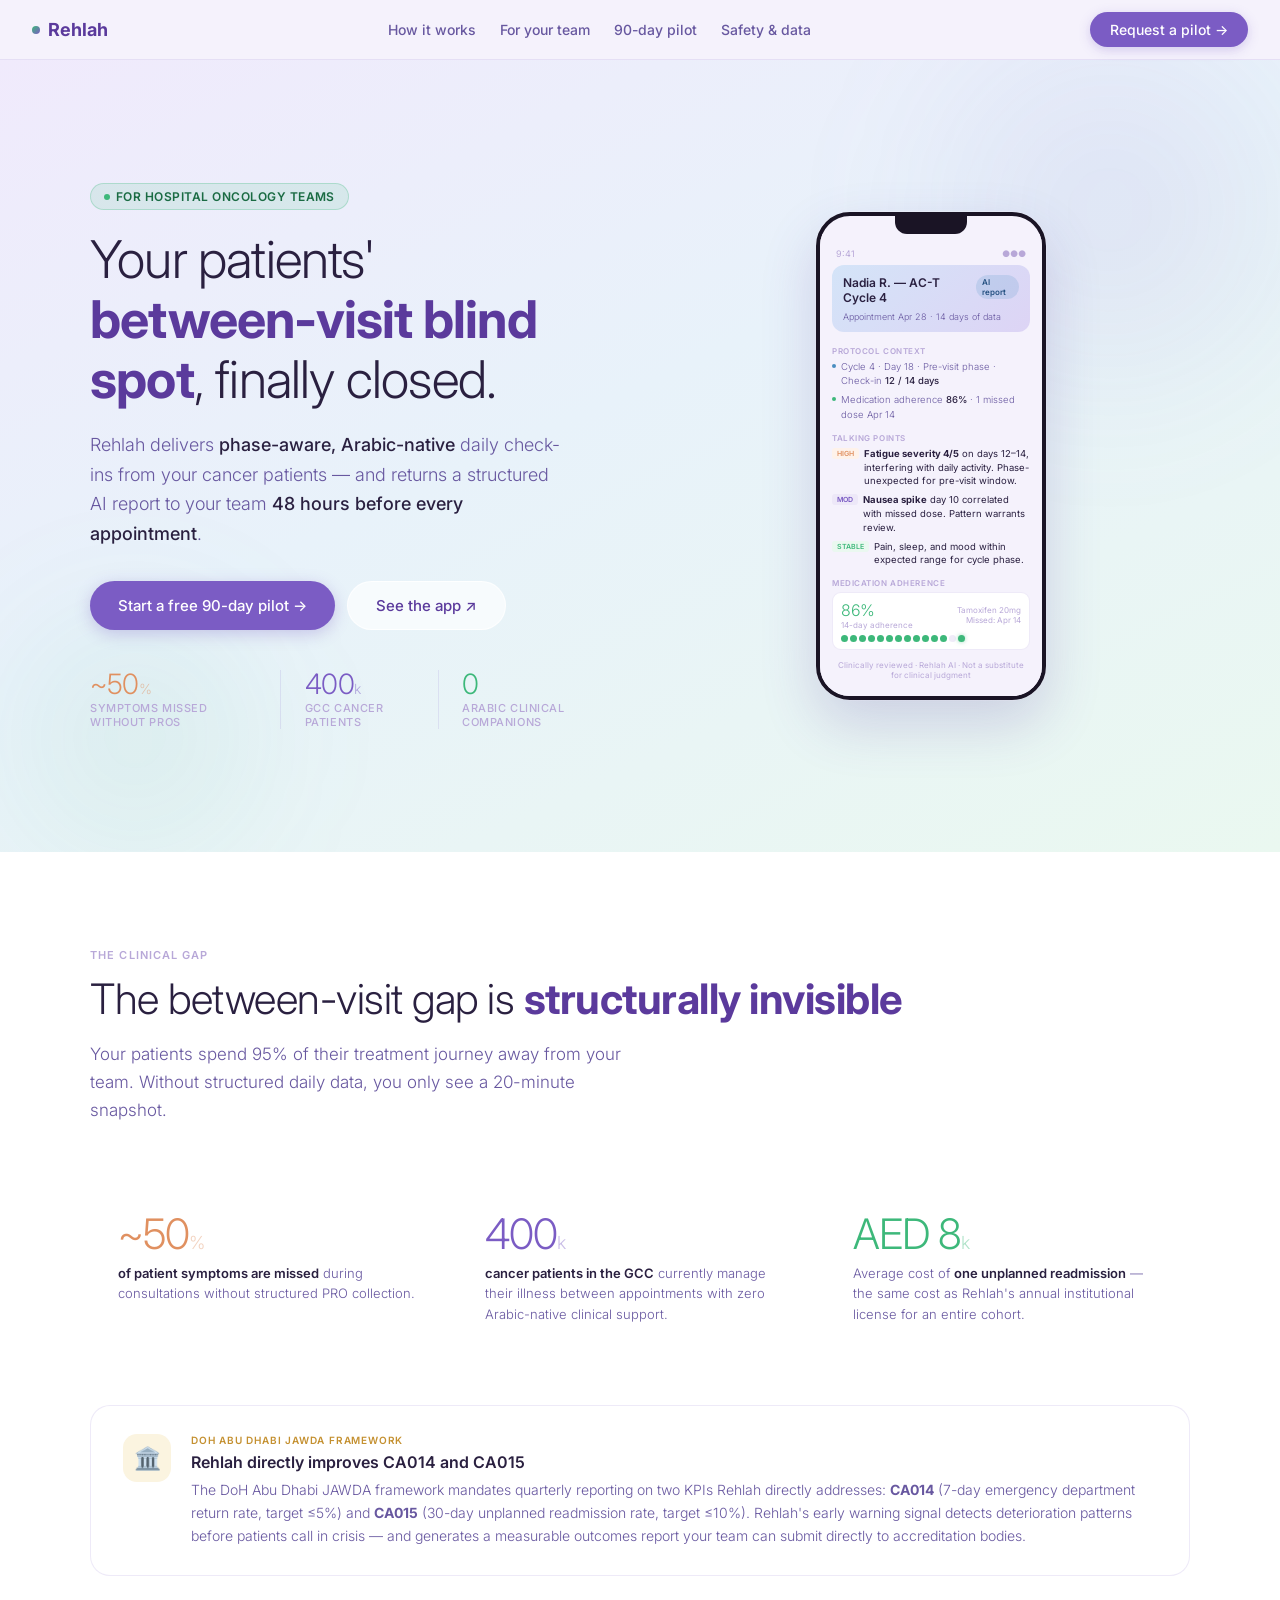
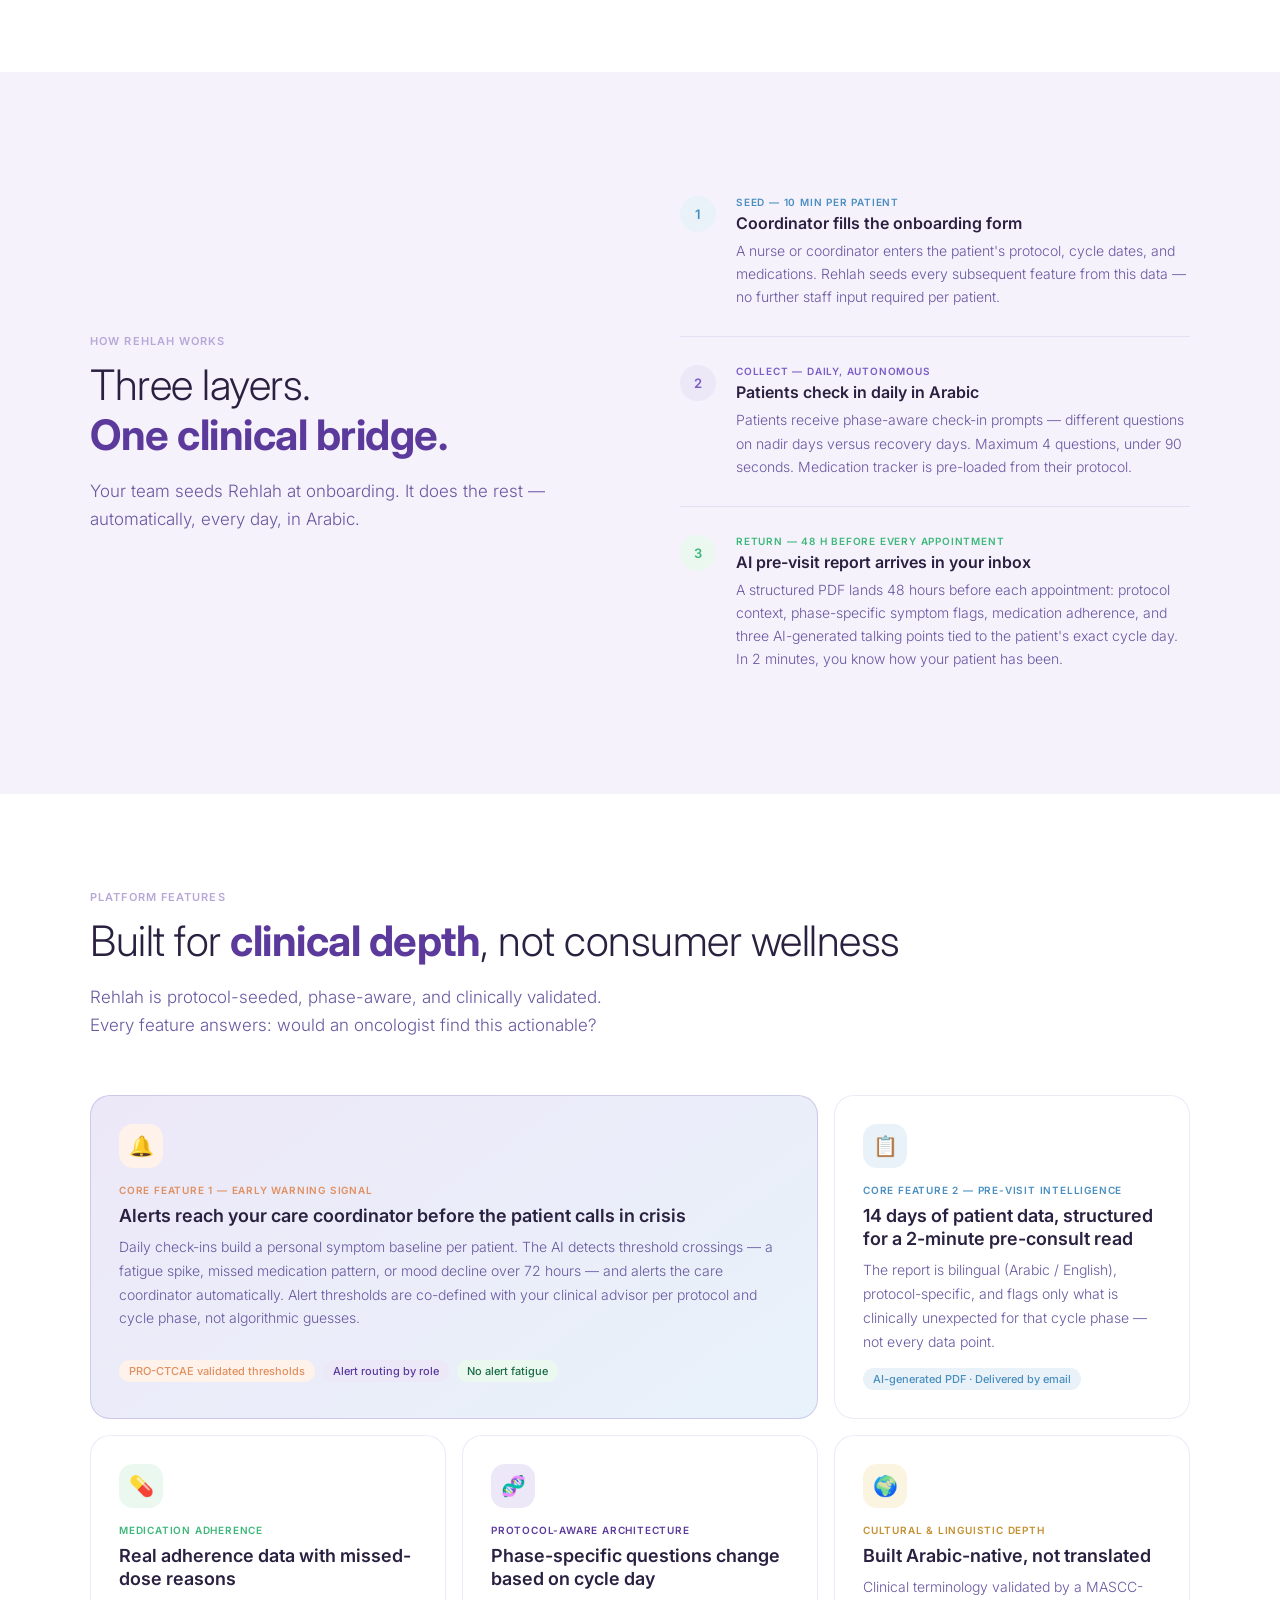
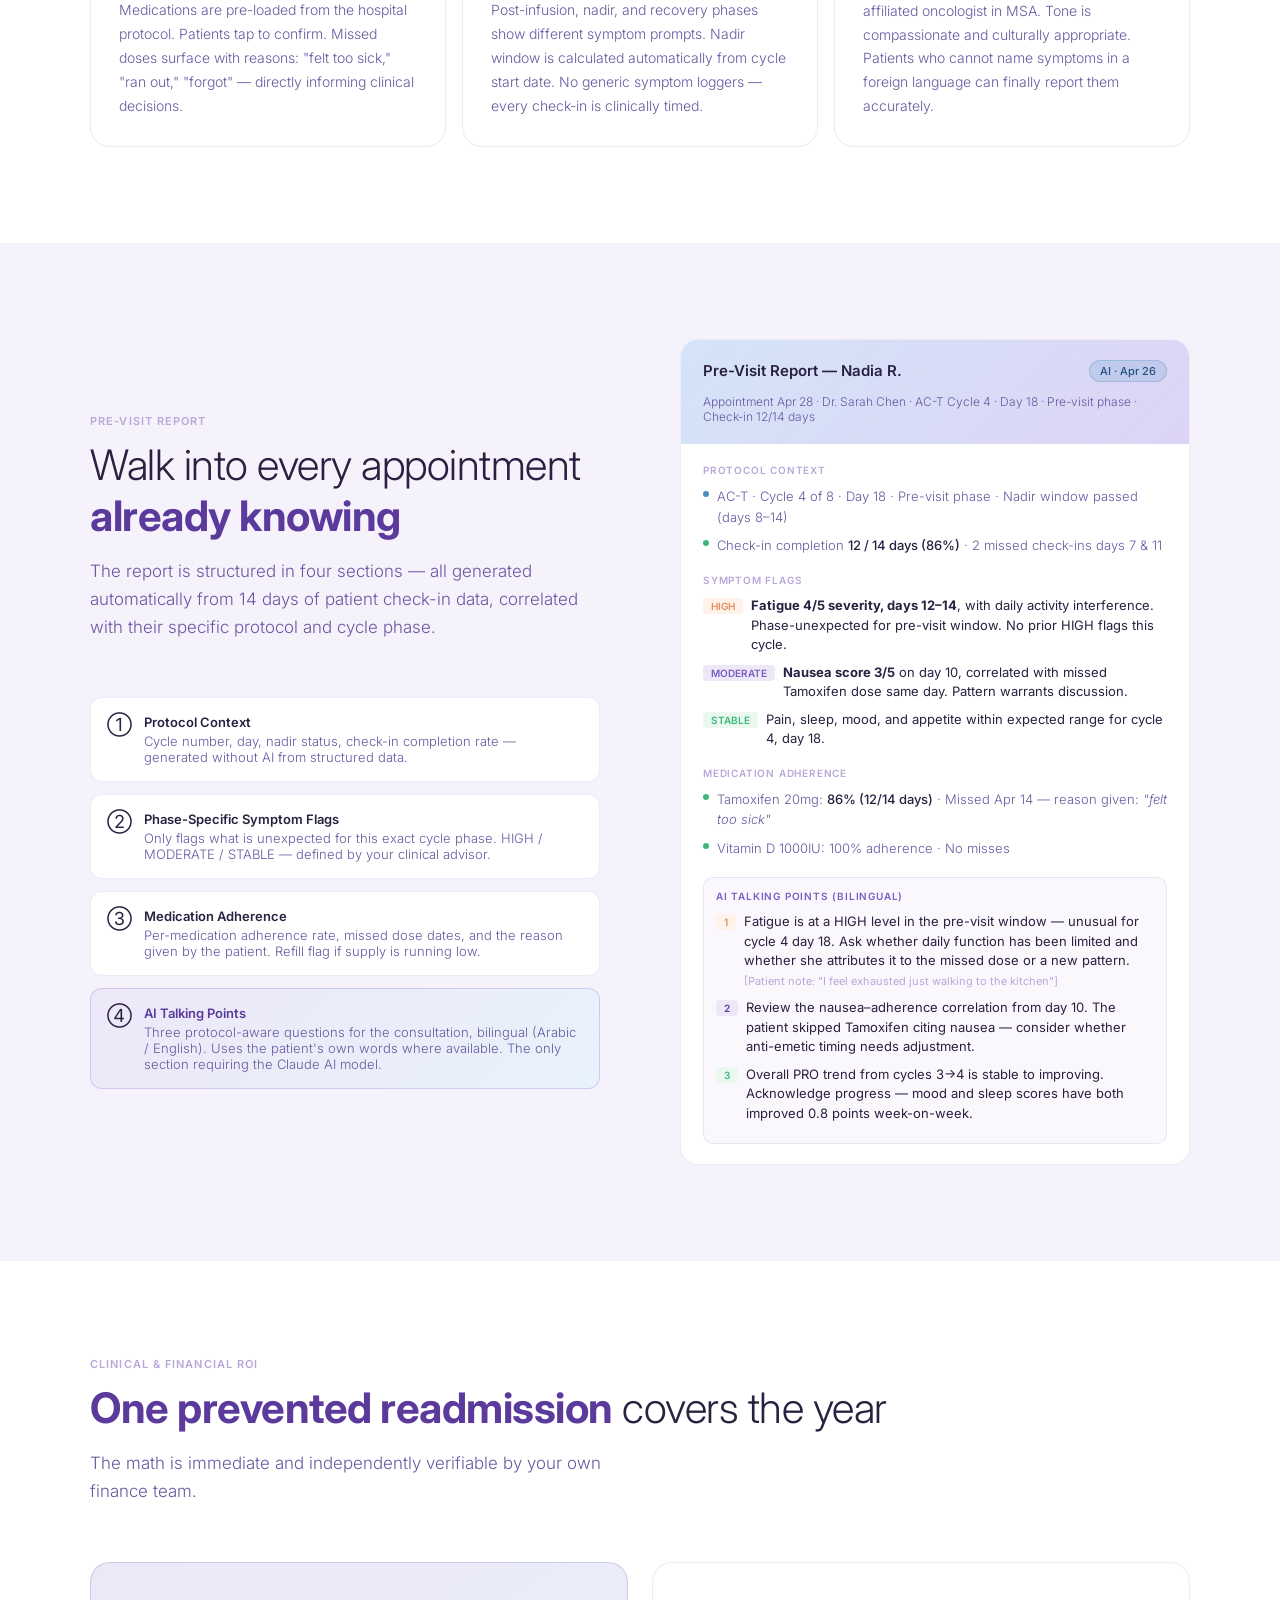
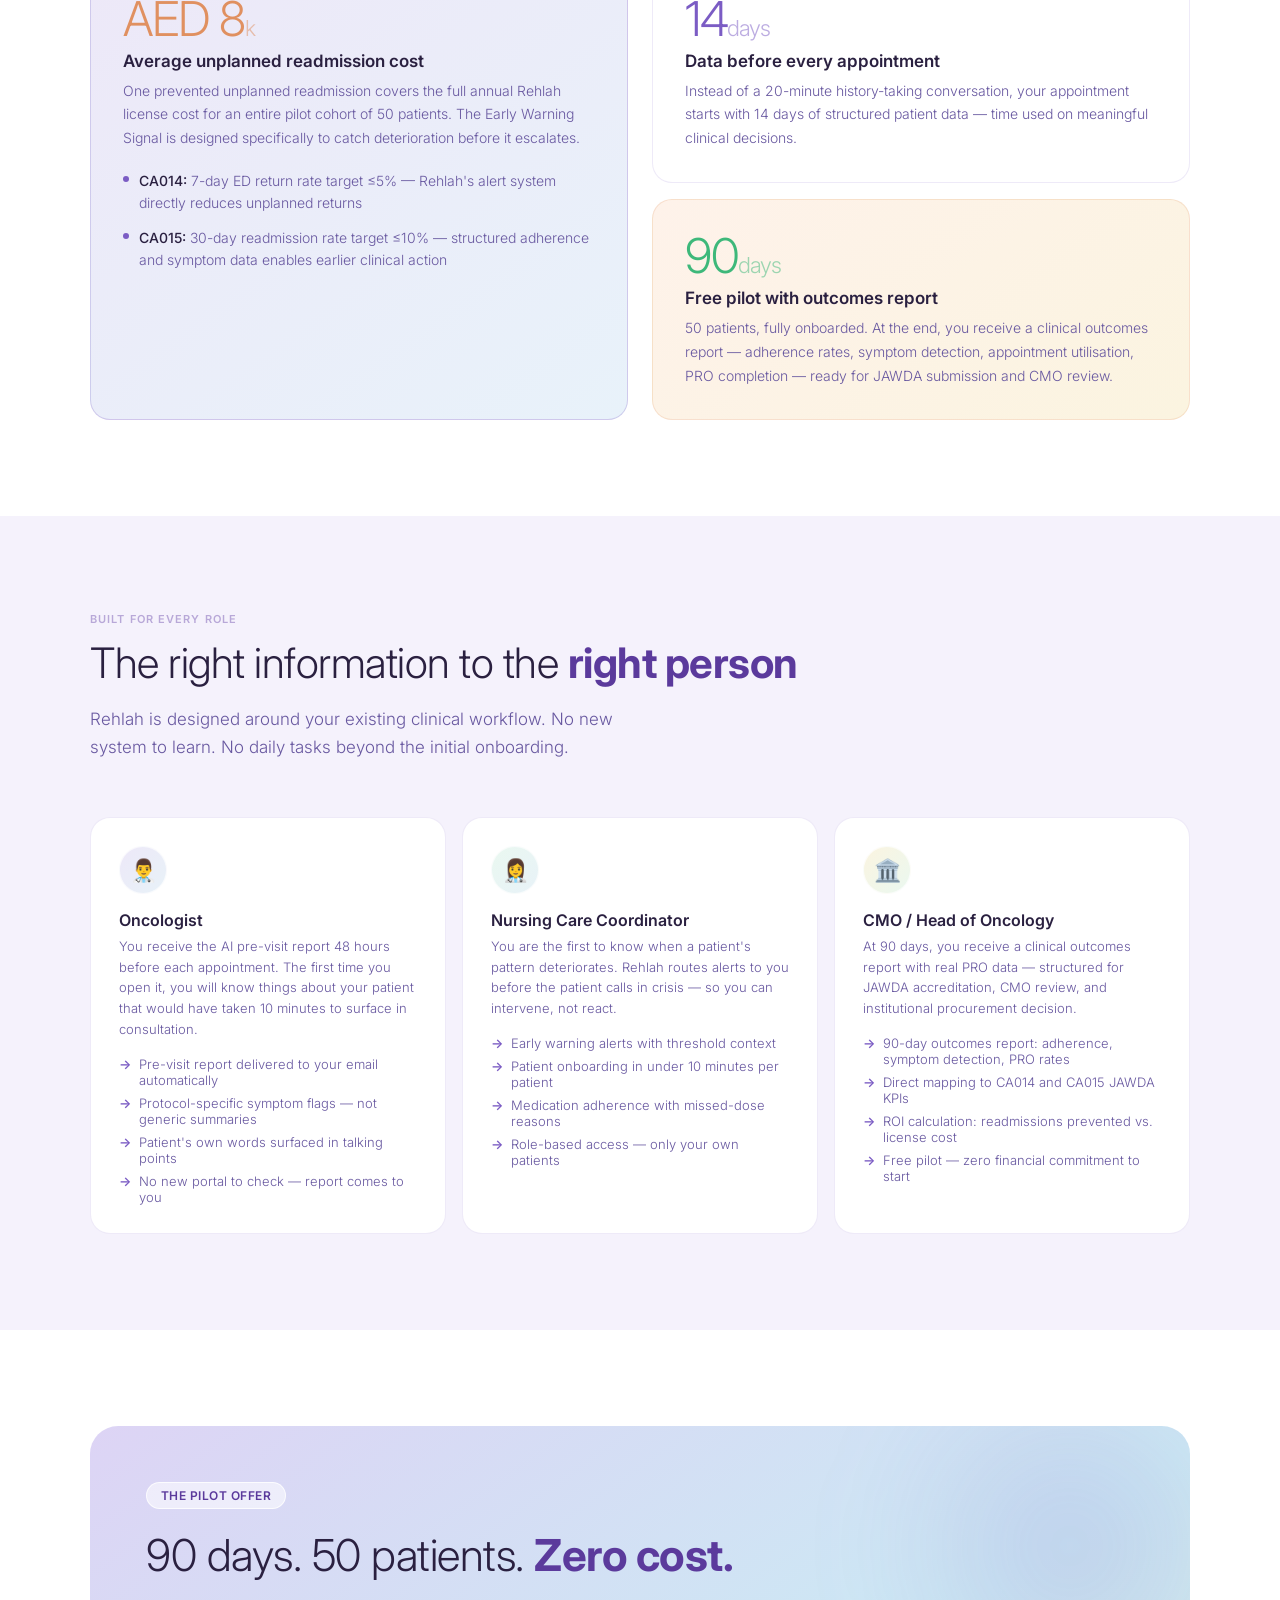
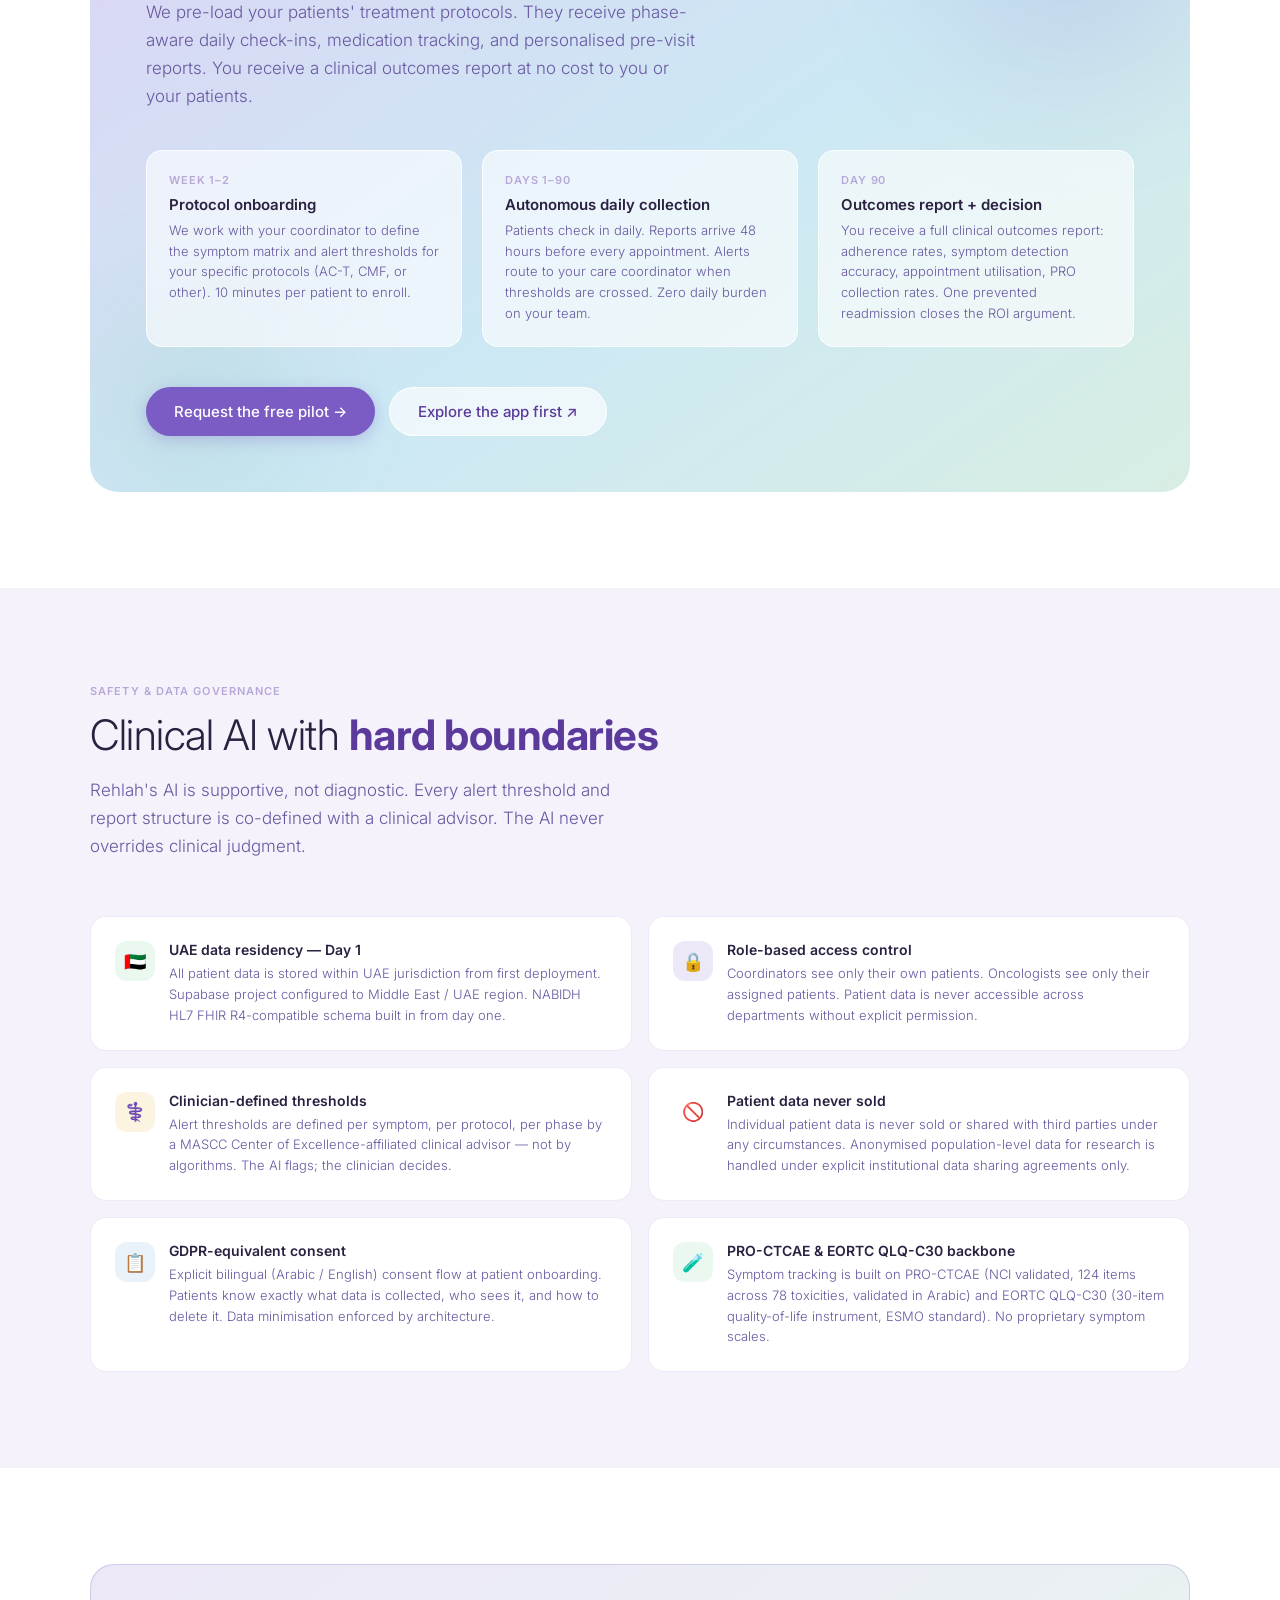
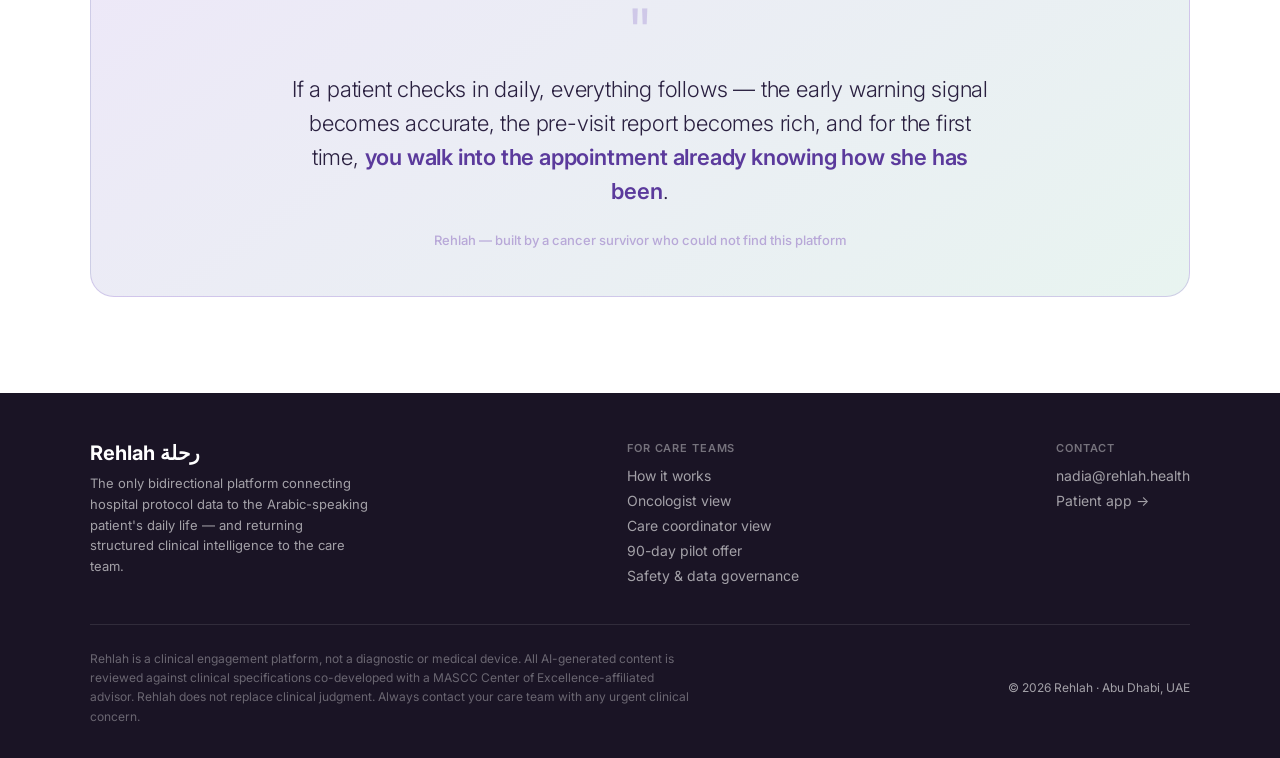
<file: design_handoff_onboarding_flow/repo_context/care-team-existing.html>
<!DOCTYPE html>
<html lang="en" dir="ltr">
<head>
<meta charset="UTF-8">
<meta name="viewport" content="width=device-width, initial-scale=1.0">
<title>Rehlah — For Care Teams</title>
<link href="https://fonts.googleapis.com/css2?family=Almari:wght@300;400;700;800&family=Inter:wght@300;400;500;600;700&display=swap" rel="stylesheet">
<style>
*, *::before, *::after { box-sizing: border-box; margin: 0; padding: 0; }

:root {
  --bg: #F5F2FC;
  --bg2: #EDE8F8;
  --surface: #FFFFFF;
  --p: #7B5CC4;
  --pd: #5B3A9C;
  --pl: #EDE8F8;
  --pm: rgba(123,92,196,0.25);
  --pe: #E09060;
  --pel: #FEF2EA;
  --te: #3DB87A;
  --tel: #EAF8F0;
  --bl: #4A8EC0;
  --bll: #E8F2F8;
  --go: #C49030;
  --gol: #FBF4E0;
  --t1: #2A2040;
  --t2: #6858A0;
  --t3: #B8A8D8;
  --brd: rgba(123,92,196,0.13);
}

body {
  font-family: 'Inter', -apple-system, BlinkMacSystemFont, 'SF Pro Display', sans-serif;
  background: var(--bg);
  color: var(--t1);
  -webkit-font-smoothing: antialiased;
}

/* ─── NAV ─── */
nav {
  position: sticky; top: 0; z-index: 100;
  background: rgba(245,242,252,0.92);
  backdrop-filter: blur(16px);
  border-bottom: 0.5px solid var(--brd);
  padding: 0 2rem;
  display: flex; align-items: center; justify-content: space-between;
  height: 60px;
}
.nav-logo {
  display: flex; align-items: center; gap: 8px;
  font-size: 18px; font-weight: 700; color: var(--pd);
  text-decoration: none;
}
.nav-logo-dot {
  width: 8px; height: 8px; border-radius: 50%;
  background: linear-gradient(135deg, var(--te), var(--p));
}
.nav-links { display: flex; gap: 24px; align-items: center; }
.nav-links a {
  font-size: 14px; font-weight: 500; color: var(--t2);
  text-decoration: none; transition: color 0.2s;
}
.nav-links a:hover { color: var(--pd); }
.nav-cta {
  background: var(--p); color: #fff;
  padding: 9px 20px; border-radius: 100px;
  font-size: 14px; font-weight: 500;
  text-decoration: none; border: none; cursor: pointer;
  box-shadow: 0 3px 12px rgba(123,92,196,0.28);
  transition: background 0.2s;
}
.nav-cta:hover { background: var(--pd); }

/* ─── HERO ─── */
.hero-section {
  min-height: 88vh;
  display: flex; align-items: center;
  background: linear-gradient(155deg, #F0EAFC 0%, #E8F2FA 45%, #EAF8F0 100%);
  position: relative; overflow: hidden;
  padding: 80px 2rem 80px;
}
.hero-orb {
  position: absolute; border-radius: 50%;
  filter: blur(60px); pointer-events: none; z-index: 0;
}
.hero-inner {
  max-width: 1100px; margin: 0 auto;
  display: grid; grid-template-columns: 1fr 1fr;
  gap: 64px; align-items: center;
  position: relative; z-index: 2;
}
.hero-pill {
  display: inline-flex; align-items: center; gap: 6px;
  background: rgba(61,184,122,0.12); color: #1A6B43;
  border: 0.5px solid rgba(61,184,122,0.28);
  padding: 5px 13px; border-radius: 100px;
  font-size: 12px; font-weight: 600; letter-spacing: 0.04em;
  text-transform: uppercase; margin-bottom: 20px;
}
.hero-pill-dot {
  width: 6px; height: 6px; border-radius: 50%;
  background: var(--te);
}
.hero-h1 {
  font-size: clamp(32px, 5vw, 52px);
  font-weight: 300; line-height: 1.15;
  letter-spacing: -0.8px; color: var(--t1);
  margin-bottom: 20px;
}
.hero-h1 b { font-weight: 700; color: var(--pd); }
.hero-sub {
  font-size: 18px; font-weight: 300; color: var(--t2);
  line-height: 1.65; margin-bottom: 32px; max-width: 480px;
}
.hero-sub b { color: var(--t1); font-weight: 500; }
.hero-actions { display: flex; gap: 12px; flex-wrap: wrap; }
.btn-primary {
  background: var(--p); color: #fff;
  padding: 14px 28px; border-radius: 100px;
  font-size: 15px; font-weight: 500;
  text-decoration: none; display: inline-flex;
  align-items: center; gap: 8px;
  box-shadow: 0 4px 16px rgba(123,92,196,0.30);
  transition: background 0.2s;
}
.btn-primary:hover { background: var(--pd); }
.btn-secondary {
  background: rgba(255,255,255,0.65); color: var(--pd);
  border: 0.5px solid rgba(255,255,255,0.8);
  padding: 14px 28px; border-radius: 100px;
  font-size: 15px; font-weight: 500;
  text-decoration: none; display: inline-flex;
  align-items: center; gap: 8px;
  transition: background 0.2s;
}
.btn-secondary:hover { background: rgba(255,255,255,0.9); }
.hero-stats {
  display: flex; gap: 24px; margin-top: 40px;
}
.hero-stat { }
.hero-stat-val {
  font-size: 28px; font-weight: 300; color: var(--t1);
  letter-spacing: -0.5px; line-height: 1;
}
.hero-stat-val span { font-size: 14px; opacity: 0.5; }
.hero-stat-lbl {
  font-size: 11px; color: var(--t3); font-weight: 500;
  letter-spacing: 0.05em; text-transform: uppercase;
  margin-top: 3px;
}
.hero-stat-div {
  width: 0.5px; background: var(--brd); align-self: stretch;
}

/* Phone mockup */
.hero-phone-wrap {
  display: flex; justify-content: center; align-items: center;
  gap: 16px;
}
.phone-mockup {
  width: 230px; background: var(--bg);
  border-radius: 34px; border: 4px solid #1A1425;
  overflow: hidden;
  box-shadow: 0 24px 56px rgba(90,60,160,0.20), 0 0 0 0.5px rgba(255,255,255,0.5);
}
.phone-notch {
  width: 72px; height: 18px; background: #1A1425;
  border-radius: 0 0 12px 12px; margin: 0 auto;
}
.phone-screen { min-height: 460px; overflow: hidden; }

/* ─── SECTION SHELL ─── */
.section { padding: 96px 2rem; }
.section-alt { background: var(--surface); }
.container { max-width: 1100px; margin: 0 auto; }
.section-eyebrow {
  font-size: 11px; font-weight: 600; letter-spacing: 0.1em;
  text-transform: uppercase; color: var(--t3);
  margin-bottom: 12px;
}
.section-h2 {
  font-size: clamp(26px, 4vw, 42px);
  font-weight: 300; line-height: 1.2;
  letter-spacing: -0.5px; margin-bottom: 16px;
}
.section-h2 b { font-weight: 700; color: var(--pd); }
.section-sub {
  font-size: 17px; font-weight: 300; color: var(--t2);
  line-height: 1.65; max-width: 560px; margin-bottom: 56px;
}

/* ─── PROBLEM STRIP ─── */
.problem-grid {
  display: grid; grid-template-columns: repeat(3, 1fr);
  gap: 2px; margin-bottom: 48px;
}
.problem-card {
  background: var(--surface);
  padding: 32px 28px;
  position: relative;
}
.problem-card:first-child { border-radius: 18px 0 0 18px; }
.problem-card:last-child { border-radius: 0 18px 18px 0; }
.problem-num {
  font-size: 42px; font-weight: 300; letter-spacing: -1px;
  line-height: 1; margin-bottom: 8px;
}
.problem-num span { font-size: 18px; opacity: 0.4; }
.problem-lbl { font-size: 13px; font-weight: 300; color: var(--t2); line-height: 1.6; }
.problem-lbl b { color: var(--t1); font-weight: 600; }
.stat-orange { color: var(--pe); }
.stat-purple { color: var(--p); }
.stat-green { color: var(--te); }

/* ─── HOW IT WORKS ─── */
.how-grid {
  display: grid; grid-template-columns: 1fr 1fr;
  gap: 80px; align-items: center;
}
.how-steps { display: flex; flex-direction: column; gap: 0; }
.how-step {
  display: flex; gap: 20px;
  padding: 28px 0; border-bottom: 0.5px solid var(--brd);
  cursor: pointer;
  transition: all 0.2s;
}
.how-step:last-child { border-bottom: none; }
.step-num-wrap {
  width: 36px; height: 36px; border-radius: 50%;
  flex-shrink: 0; display: flex; align-items: center;
  justify-content: center;
  font-size: 13px; font-weight: 600;
}
.step-num-1 { background: var(--bll); color: var(--bl); }
.step-num-2 { background: var(--pl); color: var(--p); }
.step-num-3 { background: var(--tel); color: var(--te); }
.step-body { flex: 1; }
.step-tag {
  font-size: 10px; font-weight: 600; letter-spacing: 0.08em;
  text-transform: uppercase; margin-bottom: 5px;
}
.step-tag-1 { color: var(--bl); }
.step-tag-2 { color: var(--p); }
.step-tag-3 { color: var(--te); }
.step-title { font-size: 16px; font-weight: 600; color: var(--t1); margin-bottom: 6px; }
.step-desc { font-size: 14px; font-weight: 300; color: var(--t2); line-height: 1.65; }

/* ─── FEATURES ─── */
.features-grid {
  display: grid; grid-template-columns: repeat(3, 1fr);
  gap: 16px;
}
.feat-card {
  background: var(--surface);
  border: 0.5px solid var(--brd);
  border-radius: 20px; padding: 28px;
  transition: box-shadow 0.2s;
}
.feat-card:hover {
  box-shadow: 0 8px 32px rgba(123,92,196,0.10);
}
.feat-card.featured {
  background: linear-gradient(145deg, #EDE8F8, #E8F2FA);
  border-color: var(--pm);
  grid-column: span 2;
}
.feat-icon {
  width: 44px; height: 44px; border-radius: 14px;
  display: flex; align-items: center; justify-content: center;
  margin-bottom: 16px; font-size: 20px;
}
.feat-tag {
  font-size: 10px; font-weight: 600; letter-spacing: 0.08em;
  text-transform: uppercase; margin-bottom: 8px;
}
.feat-h { font-size: 18px; font-weight: 600; color: var(--t1); margin-bottom: 8px; line-height: 1.3; }
.feat-desc { font-size: 14px; font-weight: 300; color: var(--t2); line-height: 1.7; }
.feat-badge {
  display: inline-flex; align-items: center; gap: 4px;
  font-size: 11px; font-weight: 500;
  padding: 4px 10px; border-radius: 100px;
  margin-top: 14px;
}

/* ─── REPORT PREVIEW ─── */
.report-preview {
  background: var(--surface);
  border: 0.5px solid var(--brd);
  border-radius: 18px; overflow: hidden;
  max-width: 560px;
}
.report-header {
  background: linear-gradient(135deg, #D4E4F8, #DDD4F5);
  padding: 20px 22px;
}
.report-header-top {
  display: flex; align-items: center; justify-content: space-between;
  margin-bottom: 12px;
}
.report-title { font-size: 15px; font-weight: 600; color: var(--t1); }
.report-badge {
  font-size: 11px; font-weight: 500;
  background: rgba(74,142,192,0.18); color: #245080;
  border: 0.5px solid rgba(74,142,192,0.28);
  padding: 3px 10px; border-radius: 100px;
}
.report-meta { font-size: 12px; color: var(--t2); font-weight: 300; }
.report-body { padding: 20px 22px; }
.report-section { margin-bottom: 18px; }
.report-section:last-child { margin-bottom: 0; }
.report-section-lbl {
  font-size: 10px; font-weight: 600; letter-spacing: 0.08em;
  text-transform: uppercase; color: var(--t3); margin-bottom: 10px;
}
.report-row {
  display: flex; align-items: flex-start; gap: 8px; margin-bottom: 8px;
}
.report-dot {
  width: 6px; height: 6px; border-radius: 50%;
  flex-shrink: 0; margin-top: 5px;
}
.report-text { font-size: 13px; color: var(--t2); line-height: 1.6; font-weight: 300; }
.report-text b { color: var(--t1); font-weight: 500; }
.tp-row {
  display: flex; gap: 8px; margin-bottom: 8px; align-items: flex-start;
}
.tp-flag {
  font-size: 10px; font-weight: 600; padding: 2px 8px;
  border-radius: 4px; flex-shrink: 0; margin-top: 2px;
}
.tp-high { background: var(--pel); color: var(--pe); }
.tp-moderate { background: var(--pl); color: var(--p); }
.tp-stable { background: var(--tel); color: var(--te); }
.tp-text { font-size: 13px; color: var(--t1); line-height: 1.5; font-weight: 400; }

/* ─── ROI ─── */
.roi-grid {
  display: grid; grid-template-columns: 1fr 1fr;
  gap: 24px; align-items: stretch;
}
.roi-card {
  background: var(--surface); border: 0.5px solid var(--brd);
  border-radius: 20px; padding: 32px;
}
.roi-card.primary {
  background: linear-gradient(145deg, var(--pl), #E8F2FA);
  border-color: var(--pm);
}
.roi-card.amber {
  background: linear-gradient(145deg, var(--pel), var(--gol));
  border-color: rgba(224,144,96,0.2);
}
.roi-big {
  font-size: 48px; font-weight: 300; letter-spacing: -1.5px;
  line-height: 1; margin-bottom: 8px;
}
.roi-big span { font-size: 22px; opacity: 0.5; }
.roi-title { font-size: 17px; font-weight: 600; color: var(--t1); margin-bottom: 8px; }
.roi-desc { font-size: 14px; font-weight: 300; color: var(--t2); line-height: 1.7; }
.roi-items { display: flex; flex-direction: column; gap: 12px; margin-top: 20px; }
.roi-item { display: flex; align-items: flex-start; gap: 10px; }
.roi-item-dot {
  width: 6px; height: 6px; border-radius: 50%;
  background: var(--p); flex-shrink: 0; margin-top: 6px;
}
.roi-item-text { font-size: 14px; color: var(--t2); line-height: 1.6; font-weight: 300; }
.roi-item-text b { color: var(--t1); font-weight: 500; }

/* ─── PILOT OFFER ─── */
.pilot-card {
  background: linear-gradient(145deg, #DDD4F5, #CCE8F4 55%, #D8EEE4);
  border-radius: 28px; padding: 56px;
  position: relative; overflow: hidden;
}
.pilot-orb {
  position: absolute; border-radius: 50%;
  filter: blur(50px); pointer-events: none; z-index: 0;
}
.pilot-inner { position: relative; z-index: 2; }
.pilot-eyebrow {
  display: inline-flex; align-items: center; gap: 6px;
  background: rgba(255,255,255,0.55); color: var(--pd);
  border: 0.5px solid rgba(255,255,255,0.8);
  padding: 5px 14px; border-radius: 100px;
  font-size: 12px; font-weight: 600; letter-spacing: 0.04em;
  text-transform: uppercase; margin-bottom: 20px;
}
.pilot-h2 {
  font-size: clamp(28px, 4vw, 44px); font-weight: 300;
  line-height: 1.2; letter-spacing: -0.5px;
  margin-bottom: 16px;
}
.pilot-h2 b { font-weight: 700; color: var(--pd); }
.pilot-desc {
  font-size: 17px; font-weight: 300; color: var(--t2);
  line-height: 1.65; max-width: 560px; margin-bottom: 40px;
}
.pilot-steps {
  display: grid; grid-template-columns: repeat(3,1fr);
  gap: 20px; margin-bottom: 40px;
}
.pilot-step {
  background: rgba(255,255,255,0.60);
  border: 0.5px solid rgba(255,255,255,0.8);
  border-radius: 16px; padding: 22px;
}
.pilot-step-num {
  font-size: 11px; font-weight: 600; letter-spacing: 0.08em;
  text-transform: uppercase; color: var(--t3); margin-bottom: 8px;
}
.pilot-step-title { font-size: 15px; font-weight: 600; color: var(--t1); margin-bottom: 6px; }
.pilot-step-desc { font-size: 13px; font-weight: 300; color: var(--t2); line-height: 1.6; }
.pilot-actions { display: flex; gap: 14px; flex-wrap: wrap; }

/* ─── JAWDA ─── */
.jawda-card {
  background: var(--surface); border: 0.5px solid var(--brd);
  border-radius: 20px; padding: 28px 32px;
  display: flex; gap: 20px; align-items: flex-start;
}
.jawda-icon {
  width: 48px; height: 48px; flex-shrink: 0; border-radius: 14px;
  background: var(--gol); display: flex; align-items: center;
  justify-content: center; font-size: 22px;
}
.jawda-body { flex: 1; }
.jawda-tag {
  font-size: 10px; font-weight: 600; letter-spacing: 0.08em;
  text-transform: uppercase; color: var(--go); margin-bottom: 6px;
}
.jawda-title { font-size: 16px; font-weight: 600; color: var(--t1); margin-bottom: 6px; }
.jawda-desc { font-size: 14px; font-weight: 300; color: var(--t2); line-height: 1.65; }

/* ─── ROLES ─── */
.roles-grid { display: grid; grid-template-columns: repeat(3,1fr); gap: 16px; }
.role-card {
  background: var(--surface); border: 0.5px solid var(--brd);
  border-radius: 20px; padding: 28px;
}
.role-av {
  width: 48px; height: 48px; border-radius: 50%;
  display: flex; align-items: center; justify-content: center;
  font-size: 20px; margin-bottom: 16px;
  border: 1.5px solid rgba(255,255,255,0.7);
}
.role-title { font-size: 16px; font-weight: 600; color: var(--t1); margin-bottom: 6px; }
.role-sub { font-size: 13px; font-weight: 300; color: var(--t2); line-height: 1.6; margin-bottom: 16px; }
.role-items { display: flex; flex-direction: column; gap: 7px; }
.role-item { display: flex; gap: 8px; align-items: flex-start; font-size: 13px; color: var(--t2); font-weight: 300; }
.role-item::before { content: "→"; color: var(--p); flex-shrink: 0; font-weight: 600; }

/* ─── SAFETY ─── */
.safety-grid { display: grid; grid-template-columns: repeat(2,1fr); gap: 16px; }
.safety-card {
  background: var(--surface); border: 0.5px solid var(--brd);
  border-radius: 16px; padding: 24px;
  display: flex; gap: 14px; align-items: flex-start;
}
.safety-icon {
  width: 40px; height: 40px; border-radius: 12px;
  flex-shrink: 0; display: flex; align-items: center;
  justify-content: center; font-size: 18px;
}
.safety-title { font-size: 14px; font-weight: 600; color: var(--t1); margin-bottom: 5px; }
.safety-desc { font-size: 13px; font-weight: 300; color: var(--t2); line-height: 1.6; }

/* ─── QUOTE ─── */
.quote-card {
  background: linear-gradient(145deg, #EDE8F8, #E8F4F0);
  border: 0.5px solid var(--pm); border-radius: 24px;
  padding: 48px; text-align: center; position: relative;
}
.quote-mark { font-size: 64px; color: var(--pm); line-height: 0.6; margin-bottom: 20px; }
.quote-text {
  font-size: 22px; font-weight: 300; color: var(--t1);
  line-height: 1.55; max-width: 700px; margin: 0 auto 24px;
  letter-spacing: -0.2px;
}
.quote-text b { font-weight: 600; color: var(--pd); }
.quote-author { font-size: 13px; color: var(--t3); font-weight: 500; }

/* ─── FOOTER ─── */
footer {
  background: #1A1425; color: rgba(255,255,255,0.6);
  padding: 48px 2rem 32px;
}
.footer-inner {
  max-width: 1100px; margin: 0 auto;
  display: flex; justify-content: space-between; align-items: flex-start;
  gap: 40px; flex-wrap: wrap; margin-bottom: 40px;
}
.footer-logo { font-size: 20px; font-weight: 700; color: #fff; margin-bottom: 8px; }
.footer-sub { font-size: 13px; line-height: 1.6; max-width: 280px; }
.footer-col-title {
  font-size: 11px; font-weight: 600; letter-spacing: 0.08em;
  text-transform: uppercase; color: rgba(255,255,255,0.4); margin-bottom: 12px;
}
.footer-links { display: flex; flex-direction: column; gap: 8px; }
.footer-links a {
  font-size: 14px; color: rgba(255,255,255,0.6);
  text-decoration: none; transition: color 0.2s;
}
.footer-links a:hover { color: #fff; }
.footer-bottom {
  max-width: 1100px; margin: 0 auto;
  border-top: 0.5px solid rgba(255,255,255,0.1);
  padding-top: 24px; display: flex;
  justify-content: space-between; align-items: center;
  font-size: 12px; flex-wrap: wrap; gap: 8px;
}
.footer-disclaimer { font-size: 12px; color: rgba(255,255,255,0.35); max-width: 600px; line-height: 1.6; }

/* ─── REPORT INSIDE PHONE ─── */
.phone-report {
  padding: 12px;
  background: var(--bg);
  min-height: 460px;
  font-size: 11px;
}
.ph-sbar {
  display: flex; justify-content: space-between;
  font-size: 9px; color: var(--t3); padding: 2px 4px 6px;
}
.ph-header {
  background: linear-gradient(135deg, #D4E4F8, #DDD4F5);
  border-radius: 12px; padding: 10px 11px; margin-bottom: 8px;
}
.ph-h-top {
  display: flex; justify-content: space-between; align-items: flex-start; margin-bottom: 6px;
}
.ph-h-name { font-size: 12px; font-weight: 600; color: var(--t1); }
.ph-h-badge {
  font-size: 8px; font-weight: 600; background: rgba(74,142,192,0.18);
  color: #245080; padding: 2px 6px; border-radius: 100px;
}
.ph-h-meta { font-size: 9px; color: var(--t2); font-weight: 300; }
.ph-section-lbl {
  font-size: 8px; font-weight: 600; letter-spacing: 0.07em;
  text-transform: uppercase; color: var(--t3);
  padding: 6px 0 4px;
}
.ph-row {
  display: flex; align-items: flex-start; gap: 5px; margin-bottom: 5px;
}
.ph-dot {
  width: 4px; height: 4px; border-radius: 50%;
  flex-shrink: 0; margin-top: 4px;
}
.ph-text { font-size: 9.5px; color: var(--t2); line-height: 1.5; font-weight: 300; }
.ph-text b { color: var(--t1); font-weight: 500; }
.ph-tp-row {
  display: flex; gap: 5px; margin-bottom: 5px; align-items: flex-start;
}
.ph-flag {
  font-size: 7px; font-weight: 600;
  padding: 1px 5px; border-radius: 3px; flex-shrink: 0; margin-top: 1px;
}
.ph-tp { font-size: 9.5px; color: var(--t1); line-height: 1.45; }
.ph-adh {
  background: var(--surface); border: 0.5px solid var(--brd);
  border-radius: 9px; padding: 7px 8px; margin-bottom: 6px;
}
.ph-adh-row { display: flex; justify-content: space-between; align-items: center; }
.ph-adh-val { font-size: 16px; font-weight: 300; color: var(--te); letter-spacing: -0.5px; }
.ph-adh-lbl { font-size: 8px; color: var(--t3); }
.ph-adh-dots { display: flex; gap: 2px; margin-top: 5px; flex-wrap: wrap; }
.ph-adot { width: 7px; height: 7px; border-radius: 50%; }

/* Responsive */
@media (max-width: 900px) {
  .hero-inner, .how-grid, .roi-grid { grid-template-columns: 1fr; gap: 40px; }
  .features-grid, .roles-grid { grid-template-columns: 1fr; }
  .feat-card.featured { grid-column: span 1; }
  .pilot-steps { grid-template-columns: 1fr; }
  .problem-grid { grid-template-columns: 1fr; }
  .problem-card:first-child { border-radius: 18px 18px 0 0; }
  .problem-card:last-child { border-radius: 0 0 18px 18px; }
  .safety-grid { grid-template-columns: 1fr; }
  .hero-phone-wrap { display: none; }
  nav .nav-links { display: none; }
}
</style>
</head>
<body>

<!-- NAV -->
<nav>
  <a href="#" class="nav-logo">
    <div class="nav-logo-dot"></div>
    Rehlah
  </a>
  <div class="nav-links">
    <a href="#how-it-works">How it works</a>
    <a href="#for-your-team">For your team</a>
    <a href="#pilot">90-day pilot</a>
    <a href="#safety">Safety &amp; data</a>
  </div>
  <a href="mailto:nadia@rehlah.health?subject=Rehlah Pilot Request" class="nav-cta">Request a pilot →</a>
</nav>

<!-- HERO -->
<section class="hero-section">
  <div class="hero-orb" style="width:500px;height:500px;background:radial-gradient(circle,rgba(123,92,196,0.10),transparent 70%);top:-100px;right:-80px;"></div>
  <div class="hero-orb" style="width:350px;height:350px;background:radial-gradient(circle,rgba(61,184,122,0.10),transparent 70%);bottom:-60px;left:-40px;"></div>
  <div class="hero-inner container">
    <div>
      <div class="hero-pill">
        <div class="hero-pill-dot"></div>
        For hospital oncology teams
      </div>
      <h1 class="hero-h1">
        Your patients' <b>between-visit blind spot</b>, finally closed.
      </h1>
      <p class="hero-sub">
        Rehlah delivers <b>phase-aware, Arabic-native</b> daily check-ins from your cancer patients — and returns a structured AI report to your team <b>48 hours before every appointment</b>.
      </p>
      <div class="hero-actions">
        <a href="mailto:nadia@rehlah.health?subject=Rehlah 90-Day Pilot" class="btn-primary">Start a free 90-day pilot →</a>
        <a href="https://nadbrahmi.github.io/Rehlah/app" target="_blank" class="btn-secondary">See the app ↗</a>
      </div>
      <div class="hero-stats">
        <div class="hero-stat">
          <div class="hero-stat-val stat-orange">~50<span>%</span></div>
          <div class="hero-stat-lbl">Symptoms missed without PROs</div>
        </div>
        <div class="hero-stat-div"></div>
        <div class="hero-stat">
          <div class="hero-stat-val stat-purple">400<span>k</span></div>
          <div class="hero-stat-lbl">GCC cancer patients</div>
        </div>
        <div class="hero-stat-div"></div>
        <div class="hero-stat">
          <div class="hero-stat-val stat-green">0</div>
          <div class="hero-stat-lbl">Arabic clinical companions</div>
        </div>
      </div>
    </div>
    <!-- Phone mockup showing report -->
    <div class="hero-phone-wrap">
      <div class="phone-mockup">
        <div class="phone-notch"></div>
        <div class="phone-screen">
          <div class="phone-report">
            <div class="ph-sbar"><span>9:41</span><span>●●●</span></div>
            <div class="ph-header">
              <div class="ph-h-top">
                <div class="ph-h-name">Nadia R. — AC-T Cycle 4</div>
                <div class="ph-h-badge">AI report</div>
              </div>
              <div class="ph-h-meta">Appointment Apr 28 · 14 days of data</div>
            </div>

            <div class="ph-section-lbl">Protocol Context</div>
            <div class="ph-row">
              <div class="ph-dot" style="background:var(--bl)"></div>
              <div class="ph-text">Cycle 4 · Day 18 · Pre-visit phase · Check-in <b>12 / 14 days</b></div>
            </div>
            <div class="ph-row">
              <div class="ph-dot" style="background:var(--te)"></div>
              <div class="ph-text">Medication adherence <b>86%</b> · 1 missed dose Apr 14</div>
            </div>

            <div class="ph-section-lbl">Talking Points</div>
            <div class="ph-tp-row">
              <div class="ph-flag tp-high">HIGH</div>
              <div class="ph-tp"><b>Fatigue severity 4/5</b> on days 12–14, interfering with daily activity. Phase-unexpected for pre-visit window.</div>
            </div>
            <div class="ph-tp-row">
              <div class="ph-flag tp-moderate">MOD</div>
              <div class="ph-tp"><b>Nausea spike</b> day 10 correlated with missed dose. Pattern warrants review.</div>
            </div>
            <div class="ph-tp-row">
              <div class="ph-flag" style="background:var(--tel);color:var(--te)">STABLE</div>
              <div class="ph-tp">Pain, sleep, and mood within expected range for cycle phase.</div>
            </div>

            <div class="ph-section-lbl">Medication Adherence</div>
            <div class="ph-adh">
              <div class="ph-adh-row">
                <div>
                  <div class="ph-adh-val">86%</div>
                  <div class="ph-adh-lbl">14-day adherence</div>
                </div>
                <div style="font-size:8px;color:var(--t3);text-align:right">Tamoxifen 20mg<br>Missed: Apr 14</div>
              </div>
              <div class="ph-adh-dots">
                <div class="ph-adot" style="background:var(--te)"></div><div class="ph-adot" style="background:var(--te)"></div>
                <div class="ph-adot" style="background:var(--te)"></div><div class="ph-adot" style="background:var(--te)"></div>
                <div class="ph-adot" style="background:var(--te)"></div><div class="ph-adot" style="background:var(--te)"></div>
                <div class="ph-adot" style="background:var(--te)"></div><div class="ph-adot" style="background:var(--te)"></div>
                <div class="ph-adot" style="background:var(--te)"></div><div class="ph-adot" style="background:var(--te)"></div>
                <div class="ph-adot" style="background:var(--te)"></div><div class="ph-adot" style="background:var(--te)"></div>
                <div class="ph-adot" style="background:rgba(123,92,196,0.12)"></div>
                <div class="ph-adot" style="background:var(--te);box-shadow:0 0 4px rgba(61,184,122,0.5)"></div>
              </div>
            </div>

            <div style="font-size:8px;color:var(--t3);text-align:center;padding:4px 0;">
              Clinically reviewed · Rehlah AI · Not a substitute for clinical judgment
            </div>
          </div>
        </div>
      </div>
    </div>
  </div>
</section>

<!-- PROBLEM NUMBERS -->
<section class="section section-alt">
  <div class="container">
    <div class="section-eyebrow">The clinical gap</div>
    <h2 class="section-h2">The between-visit gap is <b>structurally invisible</b></h2>
    <p class="section-sub">Your patients spend 95% of their treatment journey away from your team. Without structured daily data, you only see a 20-minute snapshot.</p>
    <div class="problem-grid">
      <div class="problem-card">
        <div class="problem-num stat-orange">~50<span>%</span></div>
        <div class="problem-lbl"><b>of patient symptoms are missed</b> during consultations without structured PRO collection.</div>
      </div>
      <div class="problem-card">
        <div class="problem-num stat-purple">400<span>k</span></div>
        <div class="problem-lbl"><b>cancer patients in the GCC</b> currently manage their illness between appointments with zero Arabic-native clinical support.</div>
      </div>
      <div class="problem-card">
        <div class="problem-num stat-green">AED 8<span>k</span></div>
        <div class="problem-lbl">Average cost of <b>one unplanned readmission</b> — the same cost as Rehlah's annual institutional license for an entire cohort.</div>
      </div>
    </div>
    <!-- JAWDA -->
    <div class="jawda-card">
      <div class="jawda-icon">🏛️</div>
      <div class="jawda-body">
        <div class="jawda-tag">DoH Abu Dhabi JAWDA Framework</div>
        <div class="jawda-title">Rehlah directly improves CA014 and CA015</div>
        <div class="jawda-desc">The DoH Abu Dhabi JAWDA framework mandates quarterly reporting on two KPIs Rehlah directly addresses: <b>CA014</b> (7-day emergency department return rate, target ≤5%) and <b>CA015</b> (30-day unplanned readmission rate, target ≤10%). Rehlah's early warning signal detects deterioration patterns before patients call in crisis — and generates a measurable outcomes report your team can submit directly to accreditation bodies.</div>
      </div>
    </div>
  </div>
</section>

<!-- HOW IT WORKS -->
<section class="section" id="how-it-works">
  <div class="container">
    <div class="how-grid">
      <div>
        <div class="section-eyebrow">How Rehlah works</div>
        <h2 class="section-h2">Three layers.<br><b>One clinical bridge.</b></h2>
        <p class="section-sub" style="margin-bottom:0">Your team seeds Rehlah at onboarding. It does the rest — automatically, every day, in Arabic.</p>
      </div>
      <div class="how-steps">
        <div class="how-step">
          <div class="step-num-wrap step-num-1">1</div>
          <div class="step-body">
            <div class="step-tag step-tag-1">Seed — 10 min per patient</div>
            <div class="step-title">Coordinator fills the onboarding form</div>
            <div class="step-desc">A nurse or coordinator enters the patient's protocol, cycle dates, and medications. Rehlah seeds every subsequent feature from this data — no further staff input required per patient.</div>
          </div>
        </div>
        <div class="how-step">
          <div class="step-num-wrap step-num-2">2</div>
          <div class="step-body">
            <div class="step-tag step-tag-2">Collect — daily, autonomous</div>
            <div class="step-title">Patients check in daily in Arabic</div>
            <div class="step-desc">Patients receive phase-aware check-in prompts — different questions on nadir days versus recovery days. Maximum 4 questions, under 90 seconds. Medication tracker is pre-loaded from their protocol.</div>
          </div>
        </div>
        <div class="how-step">
          <div class="step-num-wrap step-num-3">3</div>
          <div class="step-body">
            <div class="step-tag step-tag-3">Return — 48 h before every appointment</div>
            <div class="step-title">AI pre-visit report arrives in your inbox</div>
            <div class="step-desc">A structured PDF lands 48 hours before each appointment: protocol context, phase-specific symptom flags, medication adherence, and three AI-generated talking points tied to the patient's exact cycle day. In 2 minutes, you know how your patient has been.</div>
          </div>
        </div>
      </div>
    </div>
  </div>
</section>

<!-- FEATURES -->
<section class="section section-alt" id="for-your-team">
  <div class="container">
    <div class="section-eyebrow">Platform features</div>
    <h2 class="section-h2">Built for <b>clinical depth</b>, not consumer wellness</h2>
    <p class="section-sub">Rehlah is protocol-seeded, phase-aware, and clinically validated. Every feature answers: would an oncologist find this actionable?</p>
    <div class="features-grid">
      <!-- Featured: Early Warning -->
      <div class="feat-card featured">
        <div class="feat-icon" style="background:var(--pel)">🔔</div>
        <div class="feat-tag" style="color:var(--pe)">Core Feature 1 — Early Warning Signal</div>
        <div class="feat-h">Alerts reach your care coordinator before the patient calls in crisis</div>
        <div class="feat-desc">Daily check-ins build a personal symptom baseline per patient. The AI detects threshold crossings — a fatigue spike, missed medication pattern, or mood decline over 72 hours — and alerts the care coordinator automatically. Alert thresholds are co-defined with your clinical advisor per protocol and cycle phase, not algorithmic guesses.</div>
        <div style="display:flex;gap:8px;flex-wrap:wrap;margin-top:16px;">
          <div class="feat-badge" style="background:var(--pel);color:var(--pe)">PRO-CTCAE validated thresholds</div>
          <div class="feat-badge" style="background:var(--pl);color:var(--pd)">Alert routing by role</div>
          <div class="feat-badge" style="background:var(--tel);color:#1A6B43">No alert fatigue</div>
        </div>
      </div>
      <!-- Report -->
      <div class="feat-card">
        <div class="feat-icon" style="background:var(--bll)">📋</div>
        <div class="feat-tag" style="color:var(--bl)">Core Feature 2 — Pre-Visit Intelligence</div>
        <div class="feat-h">14 days of patient data, structured for a 2-minute pre-consult read</div>
        <div class="feat-desc">The report is bilingual (Arabic / English), protocol-specific, and flags only what is clinically unexpected for that cycle phase — not every data point.</div>
        <div class="feat-badge" style="background:var(--bll);color:var(--bl);margin-top:14px">AI-generated PDF · Delivered by email</div>
      </div>
      <!-- Adherence -->
      <div class="feat-card">
        <div class="feat-icon" style="background:var(--tel)">💊</div>
        <div class="feat-tag" style="color:var(--te)">Medication Adherence</div>
        <div class="feat-h">Real adherence data with missed-dose reasons</div>
        <div class="feat-desc">Medications are pre-loaded from the hospital protocol. Patients tap to confirm. Missed doses surface with reasons: "felt too sick," "ran out," "forgot" — directly informing clinical decisions.</div>
      </div>
      <!-- Protocol-seeded -->
      <div class="feat-card">
        <div class="feat-icon" style="background:var(--pl)">🧬</div>
        <div class="feat-tag" style="color:var(--pd)">Protocol-Aware Architecture</div>
        <div class="feat-h">Phase-specific questions change based on cycle day</div>
        <div class="feat-desc">Post-infusion, nadir, and recovery phases show different symptom prompts. Nadir window is calculated automatically from cycle start date. No generic symptom loggers — every check-in is clinically timed.</div>
      </div>
      <!-- Arabic -->
      <div class="feat-card">
        <div class="feat-icon" style="background:var(--gol)">🌍</div>
        <div class="feat-tag" style="color:var(--go)">Cultural & Linguistic Depth</div>
        <div class="feat-h">Built Arabic-native, not translated</div>
        <div class="feat-desc">Clinical terminology validated by a MASCC-affiliated oncologist in MSA. Tone is compassionate and culturally appropriate. Patients who cannot name symptoms in a foreign language can finally report them accurately.</div>
      </div>
    </div>
  </div>
</section>

<!-- REPORT DETAIL -->
<section class="section">
  <div class="container">
    <div class="how-grid">
      <div>
        <div class="section-eyebrow">Pre-visit report</div>
        <h2 class="section-h2">Walk into every appointment <b>already knowing</b></h2>
        <p class="section-sub">The report is structured in four sections — all generated automatically from 14 days of patient check-in data, correlated with their specific protocol and cycle phase.</p>
        <div style="display:flex;flex-direction:column;gap:12px;margin-top:8px;">
          <div style="display:flex;gap:12px;align-items:flex-start;padding:16px;background:var(--surface);border:0.5px solid var(--brd);border-radius:12px;">
            <div style="font-size:18px;flex-shrink:0">①</div>
            <div>
              <div style="font-size:13px;font-weight:600;color:var(--t1);margin-bottom:3px">Protocol Context</div>
              <div style="font-size:13px;color:var(--t2);font-weight:300">Cycle number, day, nadir status, check-in completion rate — generated without AI from structured data.</div>
            </div>
          </div>
          <div style="display:flex;gap:12px;align-items:flex-start;padding:16px;background:var(--surface);border:0.5px solid var(--brd);border-radius:12px;">
            <div style="font-size:18px;flex-shrink:0">②</div>
            <div>
              <div style="font-size:13px;font-weight:600;color:var(--t1);margin-bottom:3px">Phase-Specific Symptom Flags</div>
              <div style="font-size:13px;color:var(--t2);font-weight:300">Only flags what is unexpected for this exact cycle phase. HIGH / MODERATE / STABLE — defined by your clinical advisor.</div>
            </div>
          </div>
          <div style="display:flex;gap:12px;align-items:flex-start;padding:16px;background:var(--surface);border:0.5px solid var(--brd);border-radius:12px;">
            <div style="font-size:18px;flex-shrink:0">③</div>
            <div>
              <div style="font-size:13px;font-weight:600;color:var(--t1);margin-bottom:3px">Medication Adherence</div>
              <div style="font-size:13px;color:var(--t2);font-weight:300">Per-medication adherence rate, missed dose dates, and the reason given by the patient. Refill flag if supply is running low.</div>
            </div>
          </div>
          <div style="display:flex;gap:12px;align-items:flex-start;padding:16px;background:linear-gradient(135deg,var(--pl),#E8F2FA);border:0.5px solid var(--pm);border-radius:12px;">
            <div style="font-size:18px;flex-shrink:0">④</div>
            <div>
              <div style="font-size:13px;font-weight:600;color:var(--pd);margin-bottom:3px">AI Talking Points</div>
              <div style="font-size:13px;color:var(--t2);font-weight:300">Three protocol-aware questions for the consultation, bilingual (Arabic / English). Uses the patient's own words where available. The only section requiring the Claude AI model.</div>
            </div>
          </div>
        </div>
      </div>
      <div>
        <!-- Full report preview -->
        <div class="report-preview">
          <div class="report-header">
            <div class="report-header-top">
              <div class="report-title">Pre-Visit Report — Nadia R.</div>
              <div class="report-badge">AI · Apr 26</div>
            </div>
            <div class="report-meta">Appointment Apr 28 · Dr. Sarah Chen · AC-T Cycle 4 · Day 18 · Pre-visit phase · Check-in 12/14 days</div>
          </div>
          <div class="report-body">
            <div class="report-section">
              <div class="report-section-lbl">Protocol Context</div>
              <div class="report-row">
                <div class="report-dot" style="background:var(--bl)"></div>
                <div class="report-text">AC-T · Cycle 4 of 8 · Day 18 · Pre-visit phase · Nadir window passed (days 8–14)</div>
              </div>
              <div class="report-row">
                <div class="report-dot" style="background:var(--te)"></div>
                <div class="report-text">Check-in completion <b>12 / 14 days (86%)</b> · 2 missed check-ins days 7 &amp; 11</div>
              </div>
            </div>
            <div class="report-section">
              <div class="report-section-lbl">Symptom Flags</div>
              <div class="tp-row">
                <div class="tp-flag tp-high">HIGH</div>
                <div class="tp-text"><b>Fatigue 4/5 severity, days 12–14</b>, with daily activity interference. Phase-unexpected for pre-visit window. No prior HIGH flags this cycle.</div>
              </div>
              <div class="tp-row">
                <div class="tp-flag tp-moderate">MODERATE</div>
                <div class="tp-text"><b>Nausea score 3/5</b> on day 10, correlated with missed Tamoxifen dose same day. Pattern warrants discussion.</div>
              </div>
              <div class="tp-row">
                <div class="tp-flag tp-stable">STABLE</div>
                <div class="tp-text">Pain, sleep, mood, and appetite within expected range for cycle 4, day 18.</div>
              </div>
            </div>
            <div class="report-section">
              <div class="report-section-lbl">Medication Adherence</div>
              <div class="report-row">
                <div class="report-dot" style="background:var(--te)"></div>
                <div class="report-text">Tamoxifen 20mg: <b>86% (12/14 days)</b> · Missed Apr 14 — reason given: <em>"felt too sick"</em></div>
              </div>
              <div class="report-row">
                <div class="report-dot" style="background:var(--te)"></div>
                <div class="report-text">Vitamin D 1000IU: 100% adherence · No misses</div>
              </div>
            </div>
            <div class="report-section" style="background:rgba(123,92,196,0.04);border:0.5px solid rgba(123,92,196,0.12);border-radius:10px;padding:12px;">
              <div class="report-section-lbl" style="color:var(--p);">AI Talking Points (Bilingual)</div>
              <div class="tp-row">
                <div class="tp-flag" style="background:var(--pel);color:var(--pe)">1</div>
                <div class="tp-text">Fatigue is at a HIGH level in the pre-visit window — unusual for cycle 4 day 18. Ask whether daily function has been limited and whether she attributes it to the missed dose or a new pattern. <span style="color:var(--t3);font-size:11px">[Patient note: "I feel exhausted just walking to the kitchen"]</span></div>
              </div>
              <div class="tp-row">
                <div class="tp-flag" style="background:var(--pl);color:var(--pd)">2</div>
                <div class="tp-text">Review the nausea–adherence correlation from day 10. The patient skipped Tamoxifen citing nausea — consider whether anti-emetic timing needs adjustment.</div>
              </div>
              <div class="tp-row">
                <div class="tp-flag" style="background:var(--tel);color:var(--te)">3</div>
                <div class="tp-text">Overall PRO trend from cycles 3→4 is stable to improving. Acknowledge progress — mood and sleep scores have both improved 0.8 points week-on-week.</div>
              </div>
            </div>
          </div>
        </div>
      </div>
    </div>
  </div>
</section>

<!-- ROI -->
<section class="section section-alt">
  <div class="container">
    <div class="section-eyebrow">Clinical & financial ROI</div>
    <h2 class="section-h2"><b>One prevented readmission</b> covers the year</h2>
    <p class="section-sub">The math is immediate and independently verifiable by your own finance team.</p>
    <div class="roi-grid">
      <div class="roi-card primary">
        <div class="roi-big" style="color:var(--pe)">AED 8<span>k</span></div>
        <div class="roi-title">Average unplanned readmission cost</div>
        <div class="roi-desc">One prevented unplanned readmission covers the full annual Rehlah license cost for an entire pilot cohort of 50 patients. The Early Warning Signal is designed specifically to catch deterioration before it escalates.</div>
        <div class="roi-items">
          <div class="roi-item"><div class="roi-item-dot"></div><div class="roi-item-text"><b>CA014:</b> 7-day ED return rate target ≤5% — Rehlah's alert system directly reduces unplanned returns</div></div>
          <div class="roi-item"><div class="roi-item-dot"></div><div class="roi-item-text"><b>CA015:</b> 30-day readmission rate target ≤10% — structured adherence and symptom data enables earlier clinical action</div></div>
        </div>
      </div>
      <div>
        <div class="roi-card" style="margin-bottom:16px;">
          <div class="roi-big" style="color:var(--p)">14<span>days</span></div>
          <div class="roi-title">Data before every appointment</div>
          <div class="roi-desc">Instead of a 20-minute history-taking conversation, your appointment starts with 14 days of structured patient data — time used on meaningful clinical decisions.</div>
        </div>
        <div class="roi-card amber">
          <div class="roi-big" style="color:var(--te)">90<span>days</span></div>
          <div class="roi-title">Free pilot with outcomes report</div>
          <div class="roi-desc">50 patients, fully onboarded. At the end, you receive a clinical outcomes report — adherence rates, symptom detection, appointment utilisation, PRO completion — ready for JAWDA submission and CMO review.</div>
        </div>
      </div>
    </div>
  </div>
</section>

<!-- FOR YOUR TEAM -->
<section class="section">
  <div class="container">
    <div class="section-eyebrow">Built for every role</div>
    <h2 class="section-h2">The right information to the <b>right person</b></h2>
    <p class="section-sub">Rehlah is designed around your existing clinical workflow. No new system to learn. No daily tasks beyond the initial onboarding.</p>
    <div class="roles-grid">
      <div class="role-card">
        <div class="role-av" style="background:linear-gradient(135deg,var(--pl),var(--bll));font-size:22px">👨‍⚕️</div>
        <div class="role-title">Oncologist</div>
        <div class="role-sub">You receive the AI pre-visit report 48 hours before each appointment. The first time you open it, you will know things about your patient that would have taken 10 minutes to surface in consultation.</div>
        <div class="role-items">
          <div class="role-item">Pre-visit report delivered to your email automatically</div>
          <div class="role-item">Protocol-specific symptom flags — not generic summaries</div>
          <div class="role-item">Patient's own words surfaced in talking points</div>
          <div class="role-item">No new portal to check — report comes to you</div>
        </div>
      </div>
      <div class="role-card">
        <div class="role-av" style="background:linear-gradient(135deg,var(--tel),var(--bll));font-size:22px">👩‍⚕️</div>
        <div class="role-title">Nursing Care Coordinator</div>
        <div class="role-sub">You are the first to know when a patient's pattern deteriorates. Rehlah routes alerts to you before the patient calls in crisis — so you can intervene, not react.</div>
        <div class="role-items">
          <div class="role-item">Early warning alerts with threshold context</div>
          <div class="role-item">Patient onboarding in under 10 minutes per patient</div>
          <div class="role-item">Medication adherence with missed-dose reasons</div>
          <div class="role-item">Role-based access — only your own patients</div>
        </div>
      </div>
      <div class="role-card">
        <div class="role-av" style="background:linear-gradient(135deg,var(--gol),var(--tel));font-size:22px">🏛️</div>
        <div class="role-title">CMO / Head of Oncology</div>
        <div class="role-sub">At 90 days, you receive a clinical outcomes report with real PRO data — structured for JAWDA accreditation, CMO review, and institutional procurement decision.</div>
        <div class="role-items">
          <div class="role-item">90-day outcomes report: adherence, symptom detection, PRO rates</div>
          <div class="role-item">Direct mapping to CA014 and CA015 JAWDA KPIs</div>
          <div class="role-item">ROI calculation: readmissions prevented vs. license cost</div>
          <div class="role-item">Free pilot — zero financial commitment to start</div>
        </div>
      </div>
    </div>
  </div>
</section>

<!-- PILOT OFFER -->
<section class="section section-alt" id="pilot">
  <div class="container">
    <div class="pilot-card">
      <div class="pilot-orb" style="width:400px;height:400px;background:radial-gradient(circle,rgba(123,92,196,0.18),transparent 70%);top:-80px;right:-80px;"></div>
      <div class="pilot-orb" style="width:300px;height:300px;background:radial-gradient(circle,rgba(61,184,122,0.15),transparent 70%);bottom:-60px;left:-40px;"></div>
      <div class="pilot-inner">
        <div class="pilot-eyebrow">The pilot offer</div>
        <h2 class="pilot-h2">90 days. 50 patients. <b>Zero cost.</b></h2>
        <p class="pilot-desc">We pre-load your patients' treatment protocols. They receive phase-aware daily check-ins, medication tracking, and personalised pre-visit reports. You receive a clinical outcomes report at no cost to you or your patients.</p>
        <div class="pilot-steps">
          <div class="pilot-step">
            <div class="pilot-step-num">Week 1–2</div>
            <div class="pilot-step-title">Protocol onboarding</div>
            <div class="pilot-step-desc">We work with your coordinator to define the symptom matrix and alert thresholds for your specific protocols (AC-T, CMF, or other). 10 minutes per patient to enroll.</div>
          </div>
          <div class="pilot-step">
            <div class="pilot-step-num">Days 1–90</div>
            <div class="pilot-step-title">Autonomous daily collection</div>
            <div class="pilot-step-desc">Patients check in daily. Reports arrive 48 hours before every appointment. Alerts route to your care coordinator when thresholds are crossed. Zero daily burden on your team.</div>
          </div>
          <div class="pilot-step">
            <div class="pilot-step-num">Day 90</div>
            <div class="pilot-step-title">Outcomes report + decision</div>
            <div class="pilot-step-desc">You receive a full clinical outcomes report: adherence rates, symptom detection accuracy, appointment utilisation, PRO collection rates. One prevented readmission closes the ROI argument.</div>
          </div>
        </div>
        <div class="pilot-actions">
          <a href="mailto:nadia@rehlah.health?subject=Rehlah 90-Day Pilot Request" class="btn-primary" style="font-size:15px">Request the free pilot →</a>
          <a href="https://nadbrahmi.github.io/Rehlah/app" target="_blank" class="btn-secondary" style="font-size:15px">Explore the app first ↗</a>
        </div>
      </div>
    </div>
  </div>
</section>

<!-- SAFETY -->
<section class="section" id="safety">
  <div class="container">
    <div class="section-eyebrow">Safety &amp; data governance</div>
    <h2 class="section-h2">Clinical AI with <b>hard boundaries</b></h2>
    <p class="section-sub">Rehlah's AI is supportive, not diagnostic. Every alert threshold and report structure is co-defined with a clinical advisor. The AI never overrides clinical judgment.</p>
    <div class="safety-grid">
      <div class="safety-card">
        <div class="safety-icon" style="background:var(--tel)">🇦🇪</div>
        <div>
          <div class="safety-title">UAE data residency — Day 1</div>
          <div class="safety-desc">All patient data is stored within UAE jurisdiction from first deployment. Supabase project configured to Middle East / UAE region. NABIDH HL7 FHIR R4-compatible schema built in from day one.</div>
        </div>
      </div>
      <div class="safety-card">
        <div class="safety-icon" style="background:var(--pl)">🔒</div>
        <div>
          <div class="safety-title">Role-based access control</div>
          <div class="safety-desc">Coordinators see only their own patients. Oncologists see only their assigned patients. Patient data is never accessible across departments without explicit permission.</div>
        </div>
      </div>
      <div class="safety-card">
        <div class="safety-icon" style="background:var(--gol)">⚕️</div>
        <div>
          <div class="safety-title">Clinician-defined thresholds</div>
          <div class="safety-desc">Alert thresholds are defined per symptom, per protocol, per phase by a MASCC Center of Excellence-affiliated clinical advisor — not by algorithms. The AI flags; the clinician decides.</div>
        </div>
      </div>
      <div class="safety-card">
        <div class="safety-icon" style="background:var(--rol)">🚫</div>
        <div>
          <div class="safety-title">Patient data never sold</div>
          <div class="safety-desc">Individual patient data is never sold or shared with third parties under any circumstances. Anonymised population-level data for research is handled under explicit institutional data sharing agreements only.</div>
        </div>
      </div>
      <div class="safety-card">
        <div class="safety-icon" style="background:var(--bll)">📋</div>
        <div>
          <div class="safety-title">GDPR-equivalent consent</div>
          <div class="safety-desc">Explicit bilingual (Arabic / English) consent flow at patient onboarding. Patients know exactly what data is collected, who sees it, and how to delete it. Data minimisation enforced by architecture.</div>
        </div>
      </div>
      <div class="safety-card">
        <div class="safety-icon" style="background:var(--tel)">🧪</div>
        <div>
          <div class="safety-title">PRO-CTCAE &amp; EORTC QLQ-C30 backbone</div>
          <div class="safety-desc">Symptom tracking is built on PRO-CTCAE (NCI validated, 124 items across 78 toxicities, validated in Arabic) and EORTC QLQ-C30 (30-item quality-of-life instrument, ESMO standard). No proprietary symptom scales.</div>
        </div>
      </div>
    </div>
  </div>
</section>

<!-- QUOTE -->
<section class="section section-alt">
  <div class="container">
    <div class="quote-card">
      <div class="quote-mark">"</div>
      <div class="quote-text">
        If a patient checks in daily, everything follows — the early warning signal becomes accurate, the pre-visit report becomes rich, and for the first time, <b>you walk into the appointment already knowing how she has been</b>.
      </div>
      <div class="quote-author">Rehlah — built by a cancer survivor who could not find this platform</div>
    </div>
  </div>
</section>

<!-- FOOTER -->
<footer>
  <div class="footer-inner">
    <div>
      <div class="footer-logo">Rehlah رحلة</div>
      <div class="footer-sub">The only bidirectional platform connecting hospital protocol data to the Arabic-speaking patient's daily life — and returning structured clinical intelligence to the care team.</div>
    </div>
    <div>
      <div class="footer-col-title">For Care Teams</div>
      <div class="footer-links">
        <a href="#how-it-works">How it works</a>
        <a href="#for-your-team">Oncologist view</a>
        <a href="#for-your-team">Care coordinator view</a>
        <a href="#pilot">90-day pilot offer</a>
        <a href="#safety">Safety &amp; data governance</a>
      </div>
    </div>
    <div>
      <div class="footer-col-title">Contact</div>
      <div class="footer-links">
        <a href="mailto:nadia@rehlah.health">nadia@rehlah.health</a>
        <a href="https://nadbrahmi.github.io/Rehlah/app" target="_blank">Patient app →</a>
      </div>
    </div>
  </div>
  <div class="footer-bottom">
    <div class="footer-disclaimer">
      Rehlah is a clinical engagement platform, not a diagnostic or medical device. All AI-generated content is reviewed against clinical specifications co-developed with a MASCC Center of Excellence-affiliated advisor. Rehlah does not replace clinical judgment. Always contact your care team with any urgent clinical concern.
    </div>
    <div>© 2026 Rehlah · Abu Dhabi, UAE</div>
  </div>
</footer>

</body>
</html>
</file>
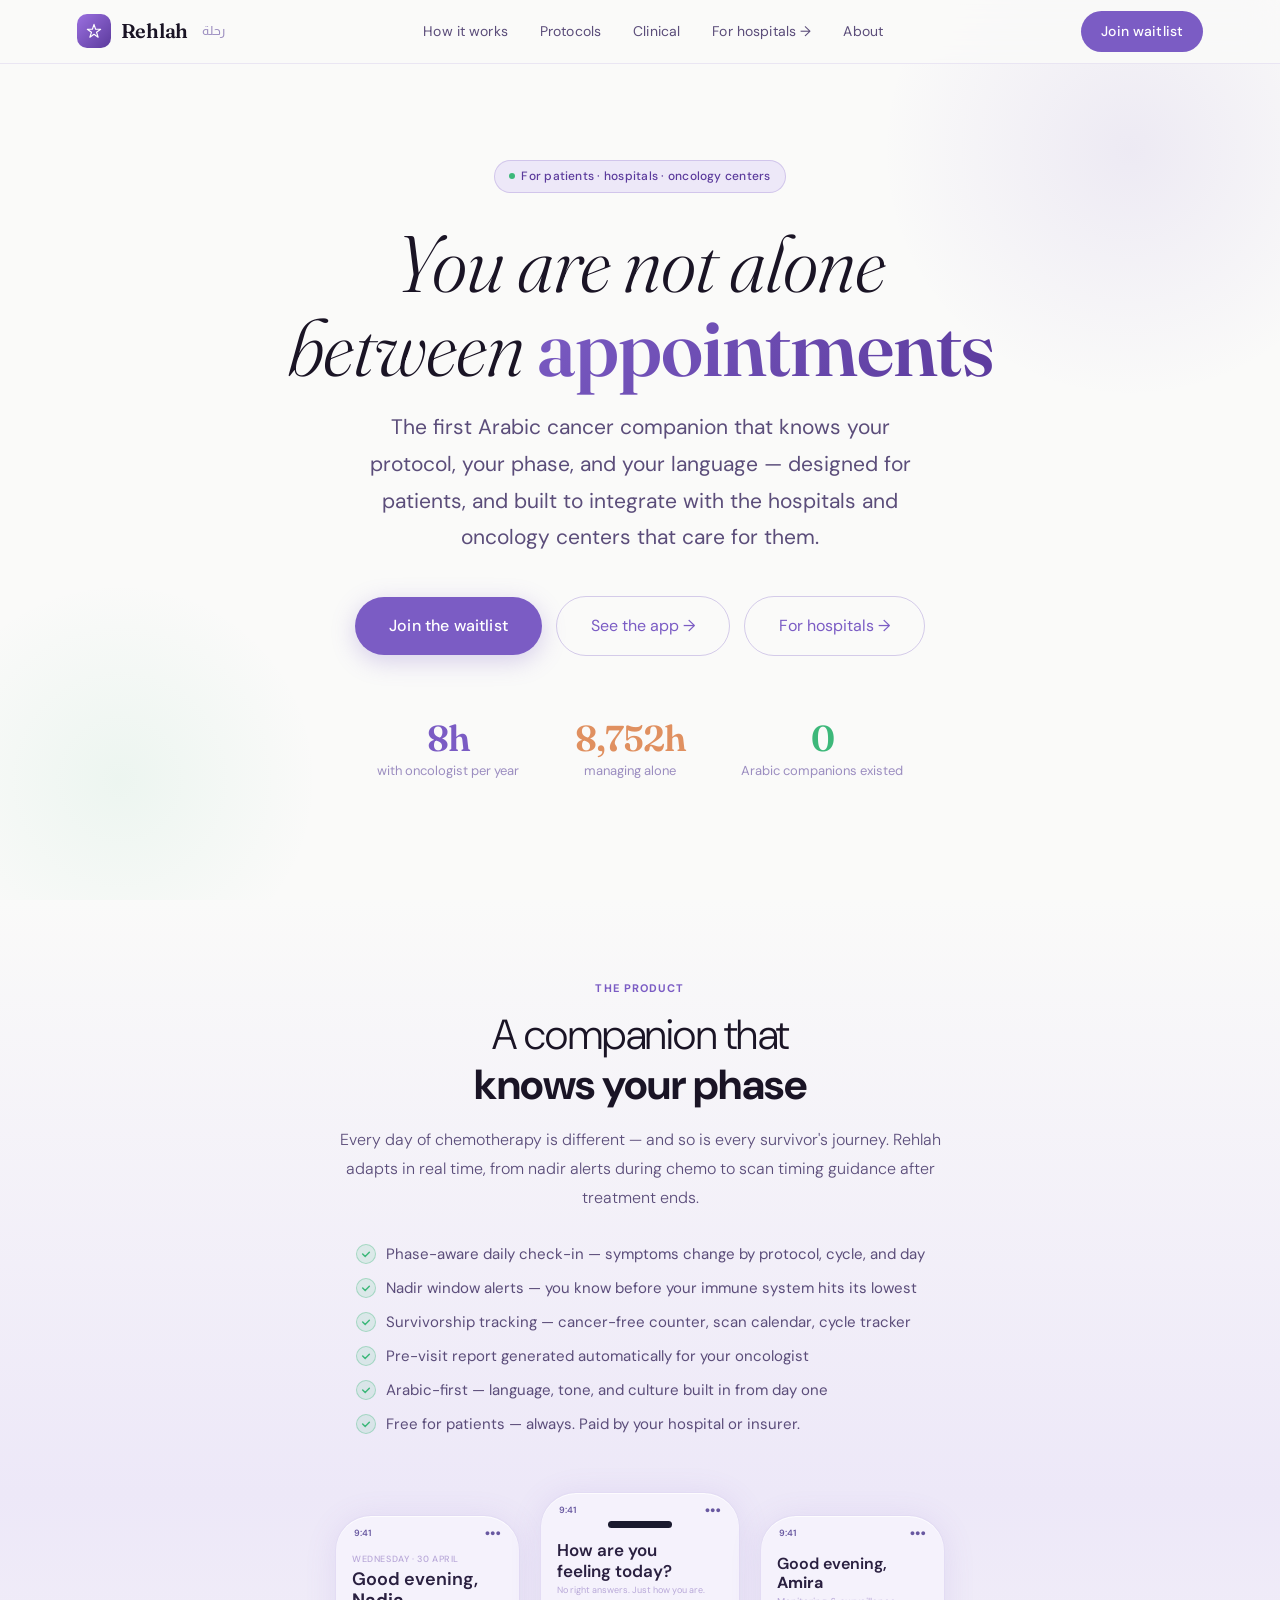
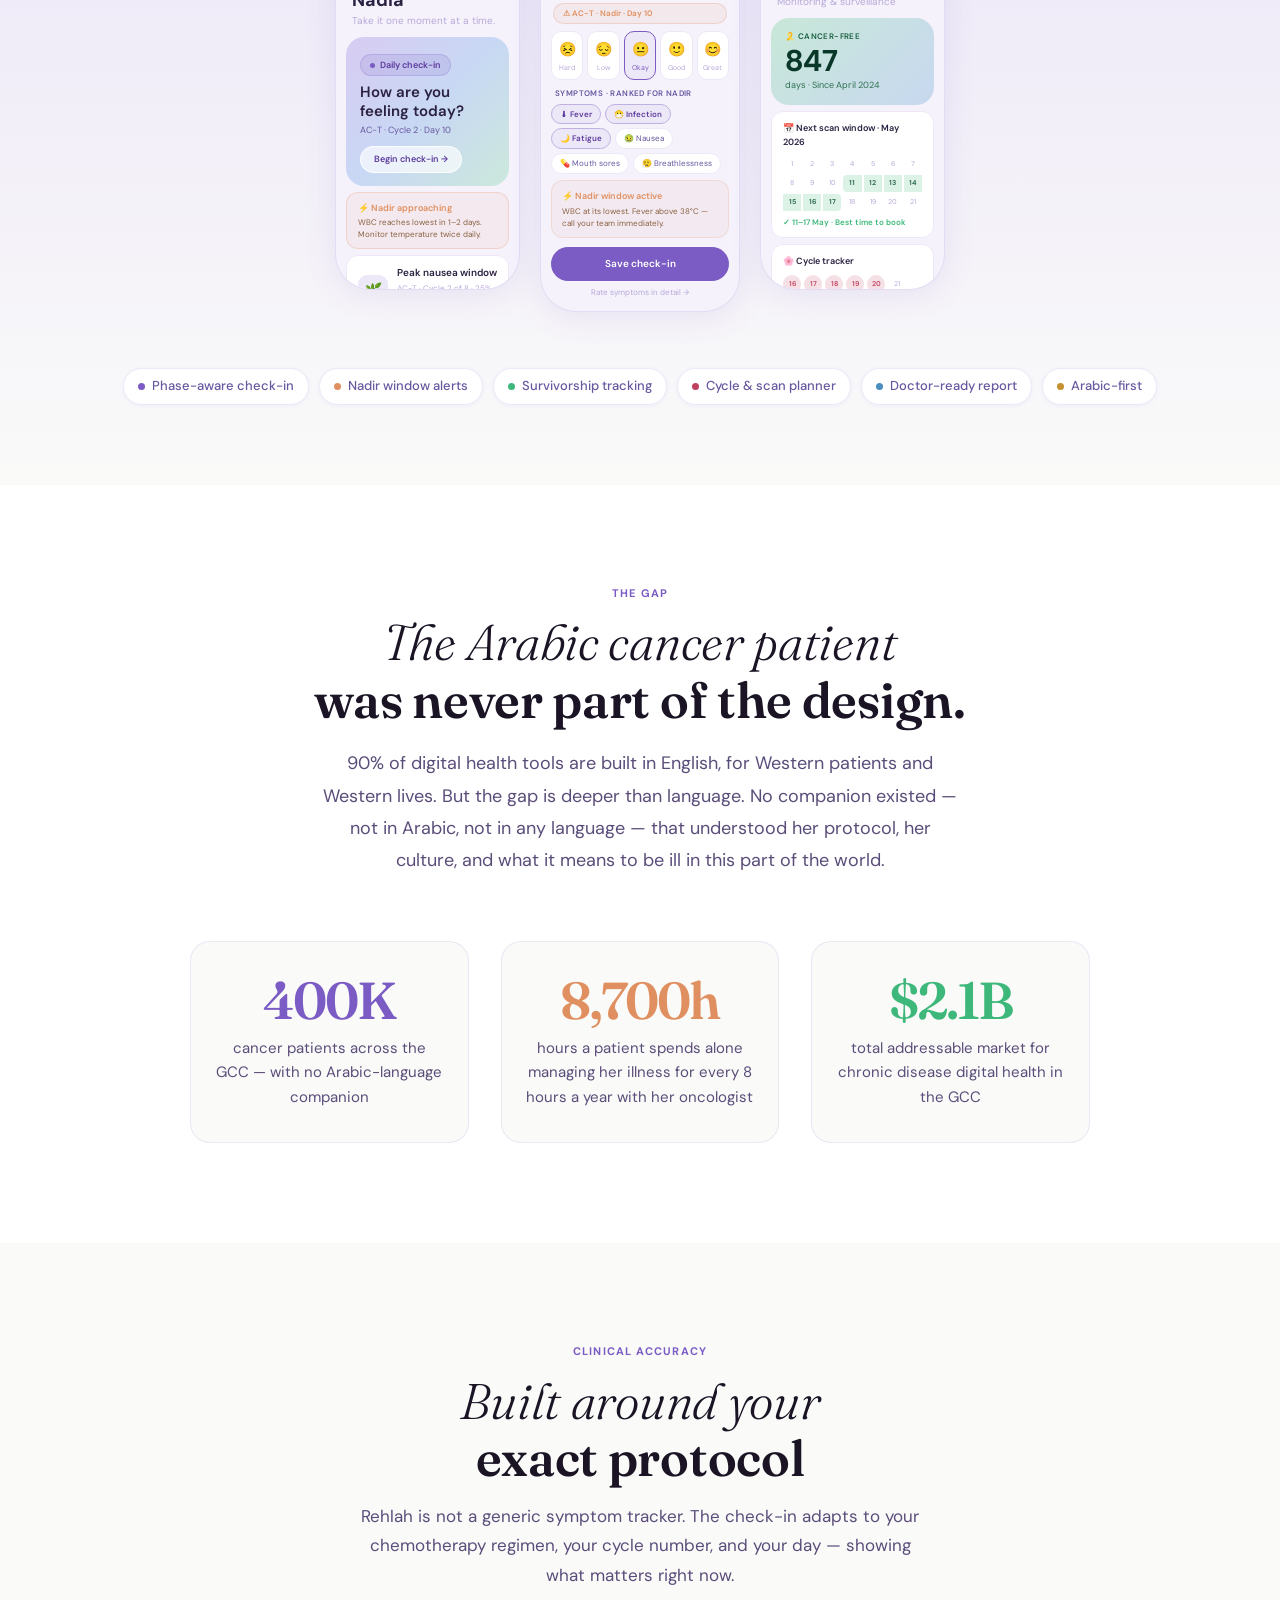
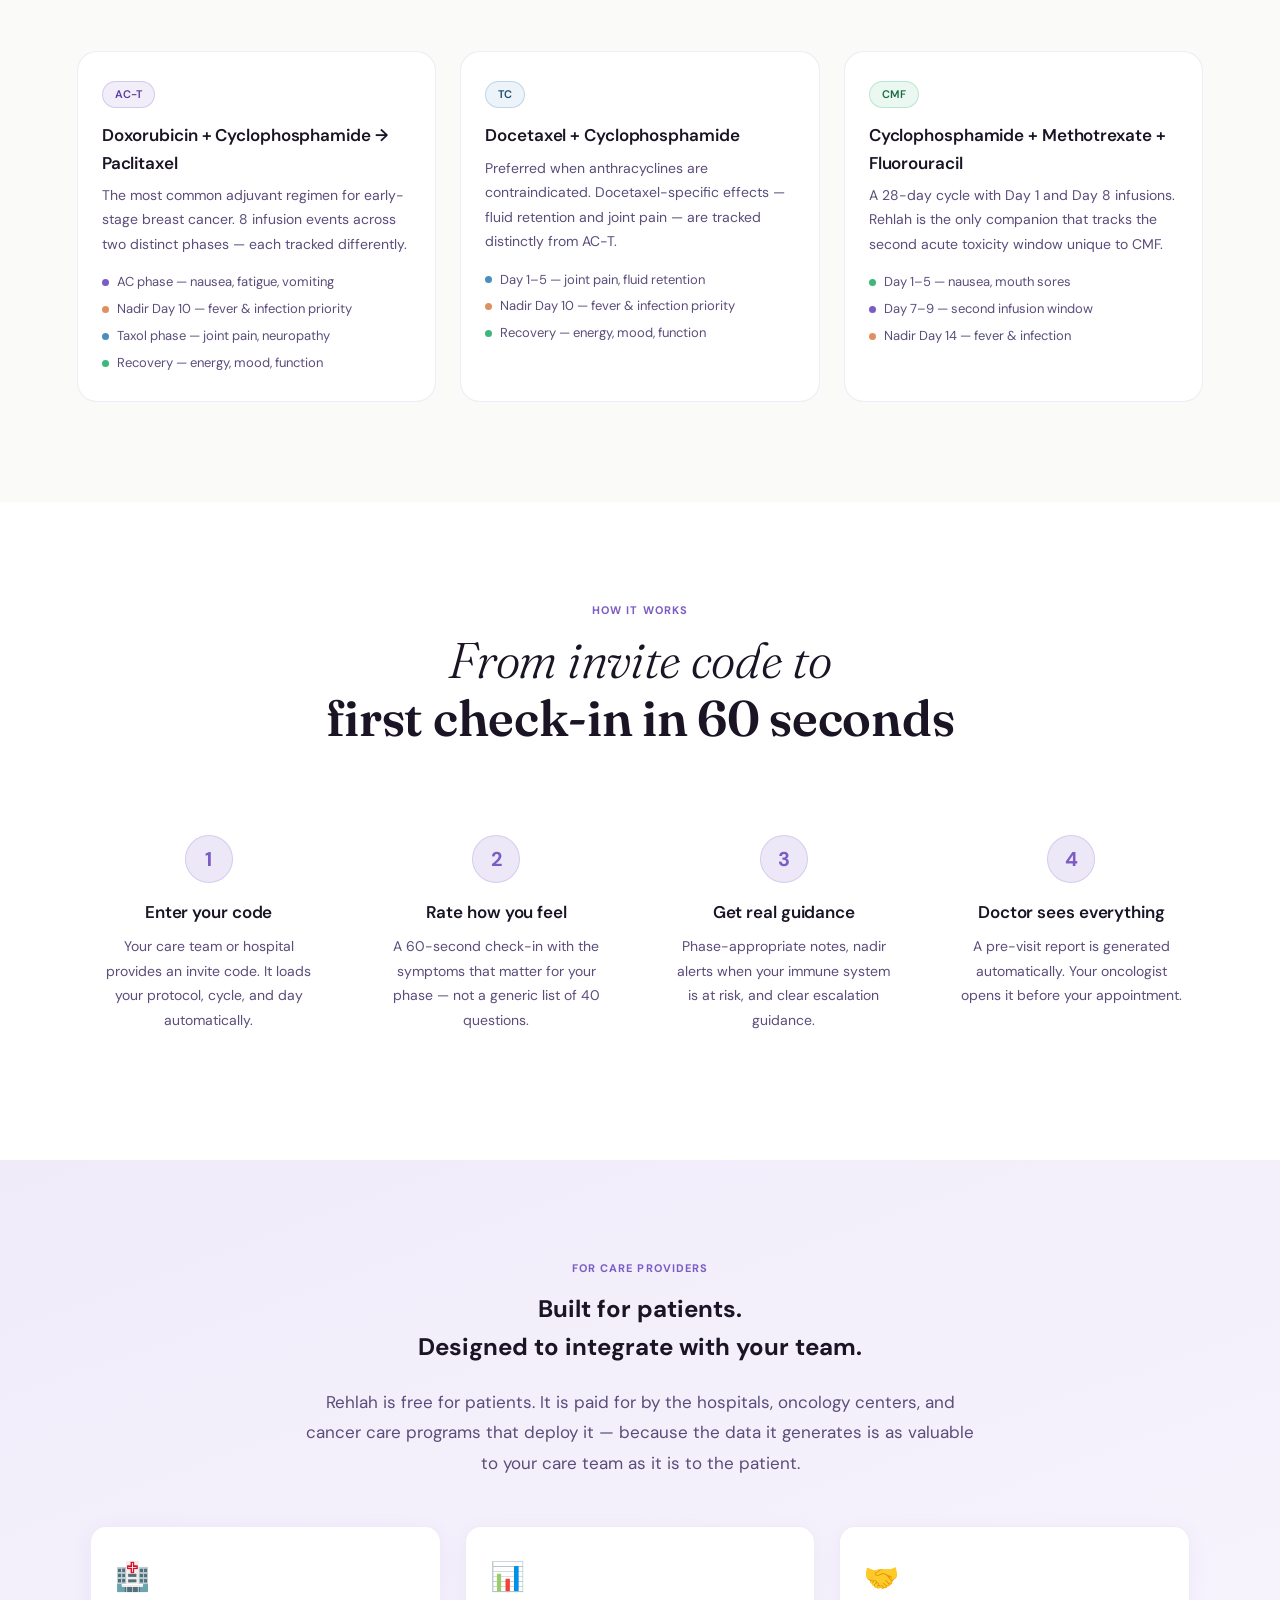
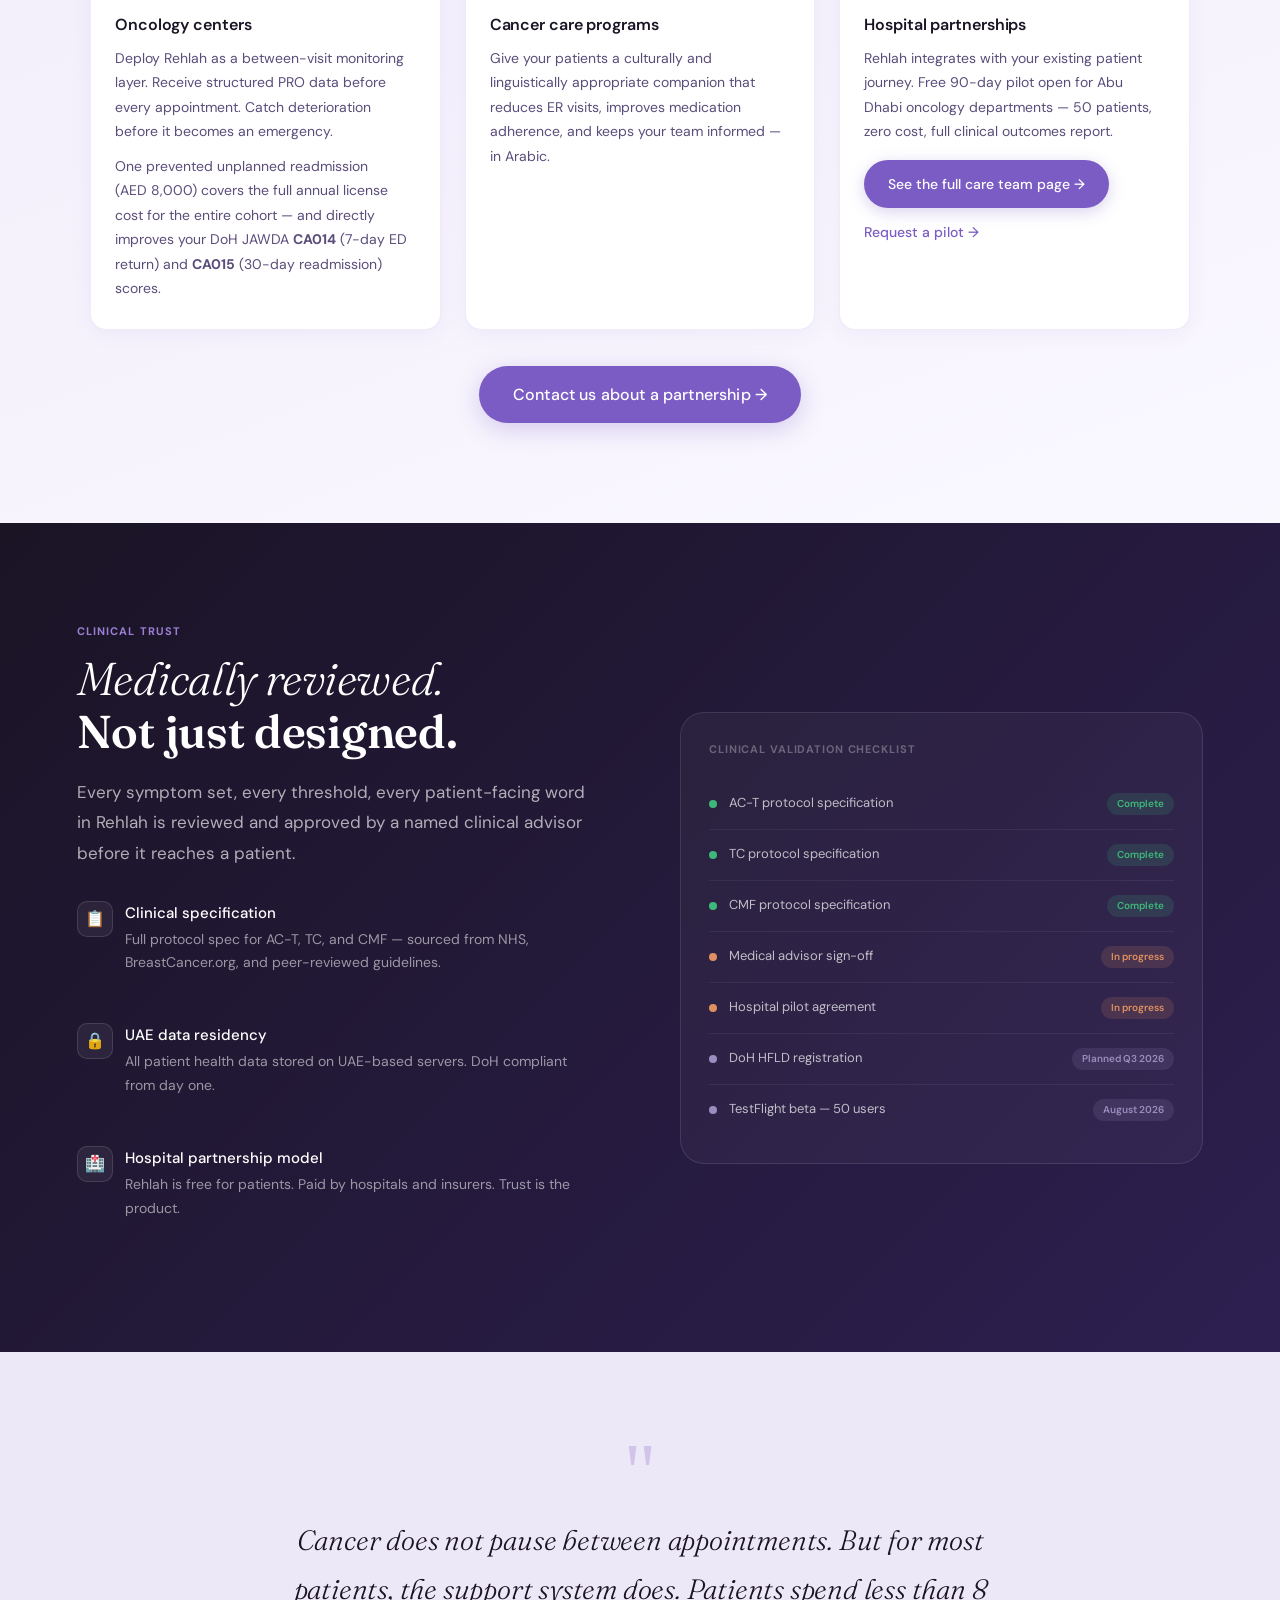
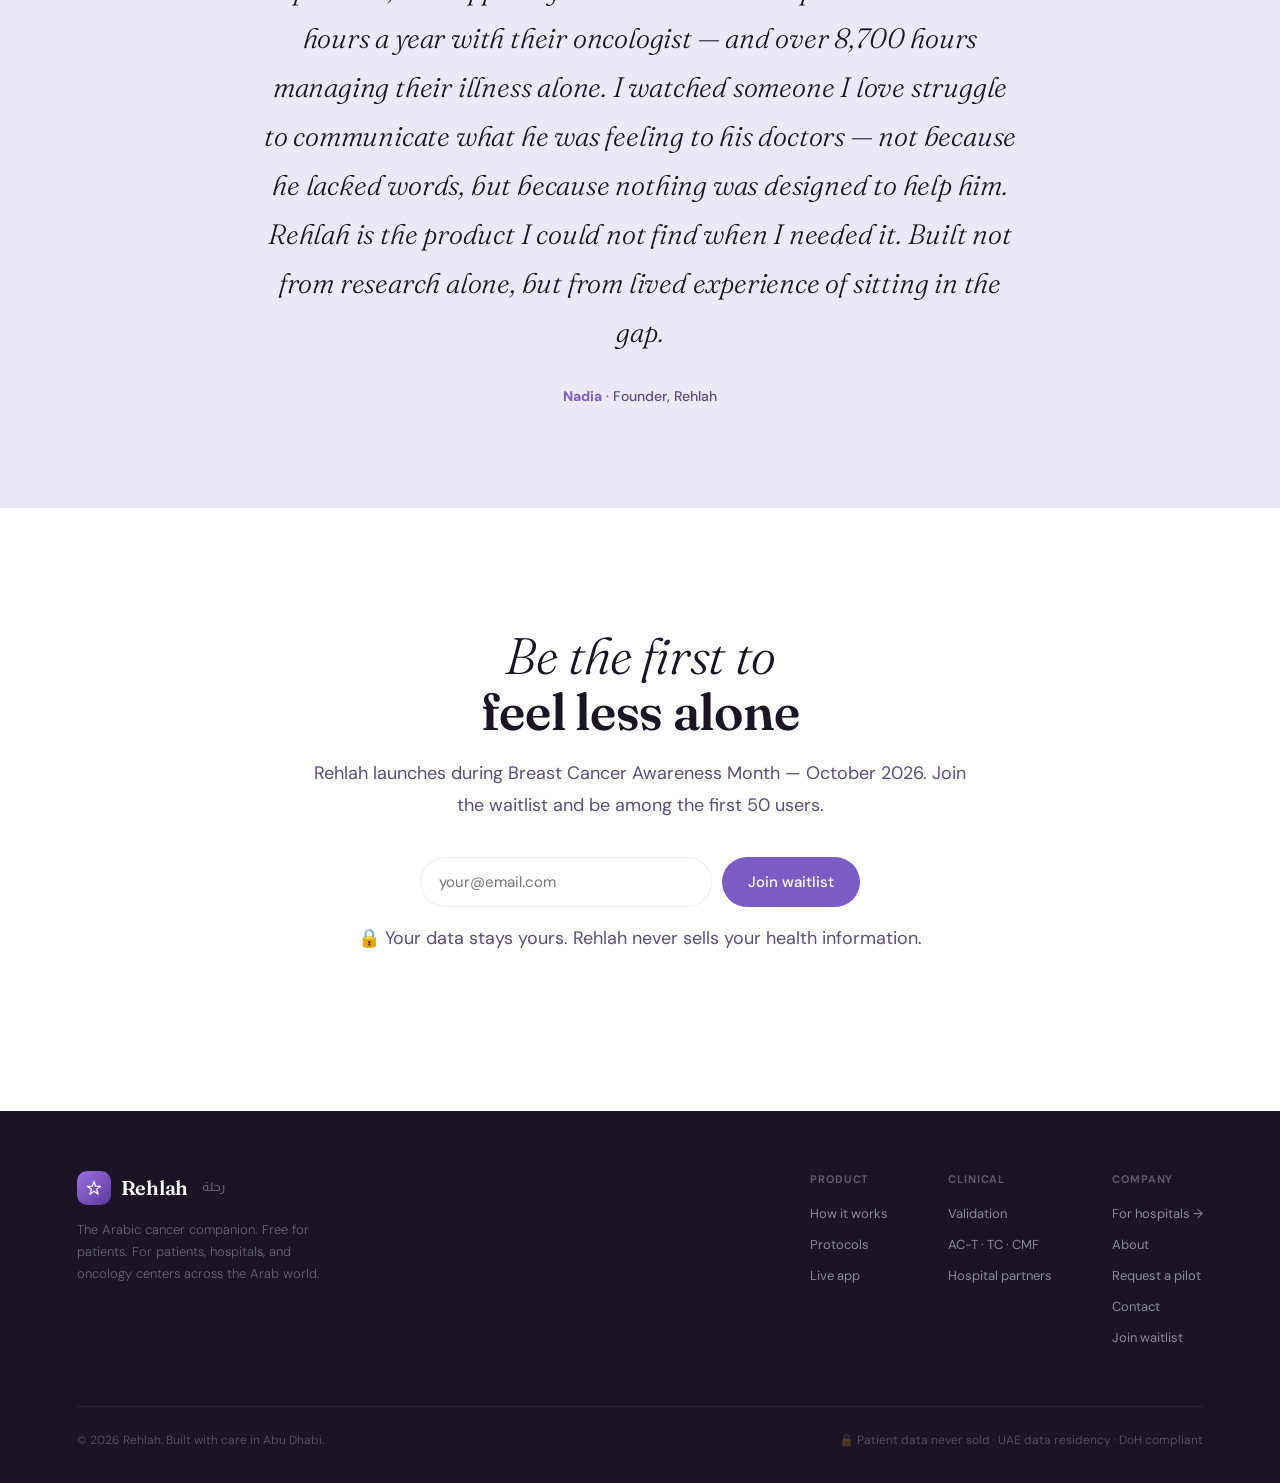
<file: design_handoff_onboarding_flow/repo_context/marketing-index.html>
<!DOCTYPE html>
<html lang="en">
<head>
<meta charset="UTF-8">
<meta name="viewport" content="width=device-width, initial-scale=1.0">
<title>Rehlah — رحلة · Your cancer journey companion</title>
<link href="https://fonts.googleapis.com/css2?family=Almarai:wght@300;400;700;800&family=Fraunces:ital,opsz,wght@0,9..144,300;0,9..144,400;0,9..144,600;0,9..144,700;1,9..144,300;1,9..144,400&family=DM+Sans:ital,wght@0,300;0,400;0,500;0,600;1,300;1,400&display=swap" rel="stylesheet">
<style>
*{box-sizing:border-box;margin:0;padding:0;}
:root{
  --p:#7B5CC4;--pd:#5B3A9C;--pl:#EDE8F8;
  --bg:#FAFAF9;--sf:#FFFFFF;
  --t1:#1A1425;--t2:#5B4D7A;--t3:#9B8DC0;
  --nadir:#E09060;--ok:#3DB87A;
  --brd:rgba(123,92,196,0.12);
}
html{scroll-behavior:smooth;}
body{font-family:'DM Sans',sans-serif;background:var(--bg);color:var(--t1);overflow-x:hidden;font-size:16px;line-height:1.6;-webkit-font-smoothing:antialiased;}

/* ── TYPOGRAPHY SYSTEM ──
   Display headings  → Fraunces (expressive, warm serif)
   Body + UI         → DM Sans (clean, legible, modern)
   Arabic            → Almarai
*/

/* ── NAV ── */
nav{position:fixed;top:0;left:0;right:0;z-index:100;background:rgba(250,250,249,0.88);backdrop-filter:blur(16px);border-bottom:0.5px solid var(--brd);height:64px;display:flex;align-items:center;padding:0 6%;}
.nav-inner{width:100%;max-width:1200px;margin:0 auto;display:flex;align-items:center;justify-content:space-between;}
.nav-logo{display:flex;align-items:center;gap:10px;text-decoration:none;}
.nav-logo-icon{width:34px;height:34px;border-radius:10px;background:linear-gradient(135deg,#9B70E0,var(--pd));display:flex;align-items:center;justify-content:center;}
.nav-logo-icon svg{width:16px;height:16px;}
.nav-logo-text{font-family:'Fraunces',serif;font-size:20px;font-weight:600;color:var(--t1);letter-spacing:-0.3px;}
.nav-logo-ar{font-family:'Almarai',sans-serif;font-size:13px;color:var(--t3);margin-left:4px;}
.nav-links{display:flex;align-items:center;gap:32px;}
.nav-links a{font-size:14px;color:var(--t2);text-decoration:none;font-weight:400;letter-spacing:0.01em;}
.nav-links a:hover{color:var(--p);}
.nav-cta{background:var(--p);color:#fff;padding:9px 20px;border-radius:100px;font-size:14px;font-weight:500;text-decoration:none;border:none;cursor:pointer;transition:background 0.2s;letter-spacing:0.01em;}
.nav-cta:hover{background:var(--pd);}

/* ── HERO ── */
.hero{min-height:100vh;display:flex;flex-direction:column;align-items:center;justify-content:center;text-align:center;padding:120px 6% 80px;position:relative;overflow:hidden;}
.hero-orb{position:absolute;border-radius:50%;pointer-events:none;}
.orb1{width:500px;height:500px;background:radial-gradient(circle,rgba(123,92,196,0.10),transparent 70%);top:-100px;right:-100px;}
.orb2{width:400px;height:400px;background:radial-gradient(circle,rgba(61,184,122,0.07),transparent 70%);bottom:-80px;left:-80px;}
.hero-badge{display:inline-flex;align-items:center;gap:6px;background:var(--pl);border:0.5px solid rgba(123,92,196,0.25);border-radius:100px;padding:6px 14px;font-size:12px;font-weight:500;color:var(--pd);margin-bottom:28px;letter-spacing:0.02em;}
.hero-badge-dot{width:6px;height:6px;border-radius:50%;background:var(--ok);}
h1{font-family:'Fraunces',serif;font-size:clamp(42px,6.5vw,80px);font-weight:300;font-style:italic;color:var(--t1);line-height:1.05;letter-spacing:-1px;margin-bottom:20px;max-width:860px;}
h1 b{font-weight:600;font-style:normal;background:linear-gradient(135deg,var(--p),var(--pd));-webkit-background-clip:text;-webkit-text-fill-color:transparent;background-clip:text;}
h1 .ar{font-family:'Almarai',sans-serif;font-weight:700;font-style:normal;}
.hero-sub{font-family:'DM Sans',sans-serif;font-size:clamp(17px,2.2vw,21px);color:var(--t2);font-weight:400;line-height:1.75;max-width:560px;margin:0 auto 40px;}
.hero-sub b{color:var(--p);font-weight:500;}
.hero-actions{display:flex;align-items:center;gap:14px;flex-wrap:wrap;justify-content:center;margin-bottom:64px;}
.btn-primary{background:var(--p);color:#fff;padding:16px 34px;border-radius:100px;font-size:16px;font-weight:500;text-decoration:none;box-shadow:0 6px 24px rgba(123,92,196,0.28);transition:all 0.2s;letter-spacing:0.01em;}
.btn-primary:hover{background:var(--pd);transform:translateY(-1px);}
.btn-secondary{background:transparent;color:var(--p);padding:16px 34px;border-radius:100px;font-size:16px;font-weight:400;text-decoration:none;border:1px solid rgba(123,92,196,0.3);transition:all 0.2s;}
.btn-secondary:hover{background:var(--pl);}
.hero-stat{display:flex;gap:56px;justify-content:center;flex-wrap:wrap;}
.hs{text-align:center;}
.hs-num{font-family:'Fraunces',serif;font-size:36px;font-weight:600;color:var(--p);letter-spacing:-1px;line-height:1;}
.hs-lbl{font-size:13px;color:var(--t3);font-weight:400;margin-top:5px;line-height:1.5;}

/* ── PHONE MOCKUP ── */
.mockup-section{padding:80px 6%;background:linear-gradient(180deg,var(--bg) 0%,var(--pl) 50%,var(--bg) 100%);}
.mockup-inner{max-width:1200px;margin:0 auto;display:flex;flex-direction:column;align-items:center;gap:56px;}
.mockup-copy{text-align:center;max-width:640px;}
.mockup-copy .section-tag{font-size:11px;font-weight:700;letter-spacing:0.1em;text-transform:uppercase;color:var(--p);margin-bottom:12px;}
.mockup-copy h2{font-size:clamp(28px,4vw,42px);font-weight:300;color:var(--t1);line-height:1.2;letter-spacing:-0.5px;margin-bottom:16px;}
.mockup-copy h2 b{font-weight:700;}
.mockup-copy p{font-size:16px;color:var(--t2);font-weight:300;line-height:1.8;margin-bottom:28px;}
.feat-list{list-style:none;display:flex;flex-direction:column;gap:10px;text-align:left;display:inline-flex;}
.feat-list li{display:flex;align-items:flex-start;gap:10px;font-size:15px;color:var(--t2);line-height:1.6;}
.feat-check{width:20px;height:20px;border-radius:50%;background:rgba(61,184,122,0.12);border:1.5px solid rgba(61,184,122,0.35);display:flex;align-items:center;justify-content:center;flex-shrink:0;margin-top:2px;}
.feat-check svg{width:10px;height:10px;}

/* ── 3-phone illustration ── */
.phones-wrap{display:flex;gap:20px;align-items:flex-end;justify-content:center;flex-wrap:wrap;}
.ph{border-radius:36px;overflow:hidden;background:#F5F2FC;border:1.5px solid rgba(123,92,196,0.15);box-shadow:0 4px 32px rgba(123,92,196,0.12),0 1px 0 rgba(255,255,255,0.8) inset;display:flex;flex-direction:column;flex-shrink:0;}
.ph.tall{width:200px;height:420px;}
.ph.mid{width:185px;height:375px;margin-bottom:22px;}
.ph-status{display:flex;justify-content:space-between;padding:10px 18px 0;font-size:9px;font-weight:600;color:#6858A0;}
.ph-notch{width:64px;height:7px;background:#1a1a2e;border-radius:3.5px;margin:4px auto 8px;}
.ph-date{font-size:9px;color:#B8A8D8;padding:0 16px;letter-spacing:0.6px;text-transform:uppercase;font-weight:500;}
.ph-greet{font-size:18px;font-weight:600;color:#2A2040;padding:2px 16px 0;line-height:1.2;}
.ph-sub{font-size:10px;color:#B8A8D8;padding:1px 16px 8px;}
.ph-hero{margin:0 10px;border-radius:18px;padding:13px 14px;background:linear-gradient(135deg,#D8CCF2 0%,#C8D8F4 50%,#CCE8DC 100%);}
.ph-pill{display:inline-flex;align-items:center;gap:5px;background:rgba(123,92,196,0.14);border:0.5px solid rgba(123,92,196,0.2);border-radius:20px;padding:3px 9px;font-size:9px;color:#5B3A9C;font-weight:600;margin-bottom:7px;}
.ph-pill-dot{width:5px;height:5px;border-radius:50%;background:#7B5CC4;display:inline-block;}
.ph-hero-title{font-size:15px;font-weight:600;color:#2A2040;line-height:1.25;}
.ph-hero-sub{font-size:9px;color:#6858A0;margin-top:2px;}
.ph-hero-btn{display:inline-block;margin-top:9px;background:rgba(255,255,255,0.65);border:0.5px solid rgba(255,255,255,0.8);border-radius:20px;padding:5px 13px;font-size:9px;font-weight:600;color:#5B3A9C;}
.ph-alert{margin:6px 10px 0;border-radius:12px;padding:8px 11px;background:rgba(224,144,96,0.09);border:0.5px solid rgba(224,144,96,0.25);}
.ph-alert-t{font-size:9px;font-weight:600;color:#E09060;}
.ph-alert-b{font-size:8px;color:#8A6040;line-height:1.5;margin-top:1px;}
.ph-phase{margin:6px 10px 0;border-radius:12px;padding:9px 11px;background:#fff;border:0.5px solid #EDE8F8;display:flex;align-items:center;gap:9px;}
.ph-phase-ico{width:30px;height:30px;border-radius:9px;background:#EDE8F8;display:flex;align-items:center;justify-content:center;font-size:14px;flex-shrink:0;}
.ph-phase-title{font-size:10px;font-weight:600;color:#2A2040;}
.ph-phase-sub{font-size:8px;color:#B8A8D8;margin-top:1px;}
.ph-progress{height:3px;background:#EDE8F8;border-radius:2px;margin-top:5px;overflow:hidden;}
.ph-progress-fill{height:100%;background:#7B5CC4;border-radius:2px;}
.ph-nav{display:flex;justify-content:space-around;padding:8px 0 6px;border-top:0.5px solid #EDE8F8;margin-top:auto;}
.ph-nav-item{display:flex;flex-direction:column;align-items:center;gap:2px;font-size:7px;color:#B8A8D8;}
.ph-nav-item.active{color:#7B5CC4;}
.ph-nav-ico{width:20px;height:20px;border-radius:10px;background:#EDE8F8;}
.ph-nav-ico.active{background:#7B5CC4;}
.ph-nav-plus{width:24px;height:24px;border-radius:12px;background:#7B5CC4;display:flex;align-items:center;justify-content:center;color:#fff;font-size:16px;font-weight:300;line-height:1;}
/* checkin */
.ph-checkin-hd{padding:4px 16px 6px;}
.ph-checkin-t{font-size:17px;font-weight:600;color:#2A2040;line-height:1.2;}
.ph-checkin-s{font-size:9px;color:#B8A8D8;margin-top:2px;}
.ph-phase-pill{display:inline-flex;align-items:center;gap:4px;margin:0 12px 7px;background:rgba(224,144,96,0.1);border:0.5px solid rgba(224,144,96,0.25);border-radius:20px;padding:3px 9px;font-size:8px;color:#E09060;font-weight:600;}
.ph-mood-row{display:flex;gap:4px;padding:0 10px;margin-bottom:7px;}
.ph-mood{flex:1;border-radius:10px;padding:6px 2px;text-align:center;border:0.5px solid #EDE8F8;background:#fff;}
.ph-mood.sel{border-color:#7B5CC4;background:#EDE8F8;}
.ph-mood-e{font-size:14px;display:block;}
.ph-mood-l{font-size:7px;color:#B8A8D8;margin-top:1px;}
.ph-mood-l.sel{color:#7B5CC4;}
.ph-sym-lbl{font-size:8px;font-weight:600;color:#6858A0;padding:0 14px 4px;letter-spacing:0.4px;text-transform:uppercase;}
.ph-chips{display:flex;flex-wrap:wrap;gap:4px;padding:0 10px;}
.ph-chip{border-radius:20px;padding:3px 8px;font-size:8px;border:0.5px solid #EDE8F8;color:#6858A0;background:#fff;}
.ph-chip.sel{background:#EDE8F8;border-color:#C0B0E0;color:#5B3A9C;font-weight:600;}
.ph-nadir-warn{margin:6px 10px 0;background:rgba(224,144,96,0.07);border:0.5px solid rgba(224,144,96,0.2);border-radius:12px;padding:8px 10px;}
.ph-nw-t{font-size:9px;font-weight:600;color:#E09060;margin-bottom:2px;}
.ph-nw-b{font-size:8px;color:#8A6040;line-height:1.5;}
.ph-save{margin:9px 10px 0;background:#7B5CC4;border-radius:22px;padding:9px;text-align:center;font-size:10px;font-weight:600;color:#fff;}
.ph-detail{text-align:center;font-size:8px;color:#B8A8D8;margin-top:5px;}
/* monitoring */
.ph-cf{margin:0 10px;border-radius:18px;padding:12px 14px;background:linear-gradient(135deg,#C8E8D8 0%,#C8D8F0 100%);}
.ph-cf-badge{font-size:8px;font-weight:600;color:#1A6040;letter-spacing:0.4px;text-transform:uppercase;margin-bottom:4px;}
.ph-cf-num{font-size:30px;font-weight:700;color:#0A3828;line-height:1;}
.ph-cf-sub{font-size:9px;color:#2E7050;margin-top:2px;}
.ph-scan{margin:6px 10px 0;border-radius:12px;padding:9px 11px;background:#fff;border:0.5px solid #EDE8F8;}
.ph-scan-t{font-size:9px;font-weight:600;color:#2A2040;margin-bottom:6px;}
.ph-cal{display:flex;flex-direction:column;gap:2px;}
.ph-cal-row{display:flex;gap:2px;}
.ph-day{width:20px;height:17px;border-radius:3px;display:flex;align-items:center;justify-content:center;font-size:7px;color:#B8A8D8;}
.ph-day.opt{background:rgba(61,184,122,0.18);color:#1E6040;font-weight:600;border-radius:0;}
.ph-day.opt.s{border-radius:4px 0 0 4px;}
.ph-day.opt.e{border-radius:0 4px 4px 0;}
.ph-win-lbl{font-size:8px;color:#3DB87A;font-weight:600;margin-top:5px;}
.ph-cycle{margin:6px 10px 0;border-radius:12px;padding:9px 11px;background:#fff;border:0.5px solid #EDE8F8;}
.ph-cycle-t{font-size:9px;font-weight:600;color:#2A2040;margin-bottom:6px;}
.ph-prow{display:flex;gap:3px;flex-wrap:wrap;}
.pd{width:18px;height:18px;border-radius:50%;display:flex;align-items:center;justify-content:center;font-size:7px;color:#B8A8D8;}
.pd.period{background:rgba(192,64,96,0.16);color:#C04060;font-weight:600;}
.pd.fertile{background:rgba(61,184,122,0.12);color:#2E7050;}
.pd.ovul{background:rgba(61,184,122,0.30);color:#1A5030;font-weight:700;}
.pd.today{border:1.5px solid #7B5CC4;color:#7B5CC4;font-weight:600;}
/* feature badges */
.feat-badges{display:flex;gap:10px;flex-wrap:wrap;justify-content:center;}
.feat-badge{display:flex;align-items:center;gap:7px;background:#fff;border:0.5px solid #EDE8F8;border-radius:22px;padding:7px 14px;font-size:13px;color:#6858A0;font-weight:500;box-shadow:0 1px 4px rgba(123,92,196,0.07);}
.feat-badge-dot{width:7px;height:7px;border-radius:50%;flex-shrink:0;}
@media(max-width:768px){
  .phones-wrap{gap:10px;}
  .ph.mid{width:155px;height:315px;margin-bottom:16px;}
  .ph.tall{width:168px;height:352px;}
}

/* ── PROBLEM ── */
.problem{padding:100px 6%;background:#fff;}
.problem-inner{max-width:1200px;margin:0 auto;text-align:center;}
.section-tag{font-size:11px;font-weight:700;letter-spacing:0.1em;text-transform:uppercase;color:var(--p);margin-bottom:12px;}
.problem h2{font-family:'Fraunces',serif;font-size:clamp(30px,4vw,50px);font-weight:300;font-style:italic;color:var(--t1);line-height:1.15;letter-spacing:-0.3px;margin-bottom:18px;}
.problem h2 b{font-weight:600;font-style:normal;}
.problem p{font-size:18px;color:var(--t2);font-weight:400;line-height:1.8;max-width:640px;margin:0 auto 64px;}
.stat-row{display:grid;grid-template-columns:repeat(3,1fr);gap:32px;max-width:900px;margin:0 auto;}
.stat-card{background:var(--bg);border:0.5px solid var(--brd);border-radius:20px;padding:32px 24px;text-align:center;}
.stat-num{font-family:'Fraunces',serif;font-size:52px;font-weight:600;letter-spacing:-2px;line-height:1;margin-bottom:10px;}
.stat-lbl{font-size:15px;color:var(--t2);font-weight:400;line-height:1.65;}
.col-p{color:var(--p);}
.col-n{color:var(--nadir);}
.col-g{color:var(--ok);}

/* ── PROTOCOLS ── */
.protocols{padding:100px 6%;background:var(--bg);}
.protocols-inner{max-width:1200px;margin:0 auto;}
.protocols-head{text-align:center;margin-bottom:60px;}
.protocols-head h2{font-family:'Fraunces',serif;font-size:clamp(30px,4vw,50px);font-weight:300;font-style:italic;color:var(--t1);line-height:1.15;letter-spacing:-0.3px;}
.protocols-head h2 b{font-weight:600;font-style:normal;}
.protocols-head p{font-size:17px;color:var(--t2);font-weight:400;margin-top:14px;max-width:560px;margin-left:auto;margin-right:auto;line-height:1.75;}
.proto-grid{display:grid;grid-template-columns:repeat(3,1fr);gap:24px;}
.proto-card{background:#fff;border:0.5px solid var(--brd);border-radius:20px;padding:28px 24px;transition:box-shadow 0.2s,transform 0.2s;}
.proto-card:hover{box-shadow:0 8px 32px rgba(123,92,196,0.12);transform:translateY(-3px);}
.proto-badge{display:inline-flex;align-items:center;gap:5px;border-radius:100px;padding:4px 12px;font-size:11px;font-weight:600;margin-bottom:14px;}
.proto-title{font-size:17px;font-weight:600;color:var(--t1);margin-bottom:6px;letter-spacing:-0.1px;}
.proto-desc{font-size:14px;color:var(--t2);font-weight:400;line-height:1.75;margin-bottom:16px;}
.proto-phases{display:flex;flex-direction:column;gap:6px;}
.proto-phase{display:flex;align-items:center;gap:8px;font-size:13px;color:var(--t2);}
.proto-dot{width:7px;height:7px;border-radius:50%;flex-shrink:0;}

/* ── HOW IT WORKS ── */
.how{padding:100px 6%;background:#fff;}
.how-inner{max-width:1200px;margin:0 auto;}
.how-head{text-align:center;margin-bottom:60px;}
.how-head h2{font-family:'Fraunces',serif;font-size:clamp(30px,4vw,50px);font-weight:300;font-style:italic;color:var(--t1);line-height:1.15;letter-spacing:-0.3px;}
.how-head h2 b{font-weight:600;font-style:normal;}
.steps{display:grid;grid-template-columns:repeat(4,1fr);gap:24px;}
.step{text-align:center;padding:28px 20px;}
.step-num{width:48px;height:48px;border-radius:50%;background:var(--pl);border:1.5px solid rgba(123,92,196,0.2);display:flex;align-items:center;justify-content:center;margin:0 auto 16px;font-size:20px;font-weight:700;color:var(--p);}
.step h3{font-size:17px;font-weight:600;color:var(--t1);margin-bottom:8px;letter-spacing:-0.1px;}
.step p{font-size:14px;color:var(--t2);font-weight:400;line-height:1.75;}

/* ── CLINICAL TRUST ── */
.trust{padding:100px 6%;background:linear-gradient(135deg,#1A1425 0%,#2D1F50 100%);}
.trust-inner{max-width:1200px;margin:0 auto;display:grid;grid-template-columns:1fr 1fr;gap:80px;align-items:center;}
.trust-copy .section-tag{color:#9B7FD4;}
.trust-copy h2{font-family:'Fraunces',serif;font-size:clamp(30px,4vw,46px);font-weight:300;font-style:italic;color:#fff;line-height:1.15;letter-spacing:-0.3px;margin-bottom:18px;}
.trust-copy h2 b{font-weight:600;font-style:normal;}
.trust-copy p{font-size:17px;color:rgba(255,255,255,0.65);font-weight:400;line-height:1.8;margin-bottom:32px;}
.trust-points{display:flex;flex-direction:column;gap:16px;}
.tp{display:flex;align-items:flex-start;gap:12px;}
.tp-ico{width:36px;height:36px;border-radius:10px;background:rgba(255,255,255,0.06);border:0.5px solid rgba(255,255,255,0.12);display:flex;align-items:center;justify-content:center;font-size:16px;flex-shrink:0;}
.tp-text h4{font-size:15px;font-weight:500;color:#fff;margin-bottom:3px;}
.tp-text p{font-size:14px;color:rgba(255,255,255,0.55);font-weight:400;line-height:1.7;}
.trust-card{background:rgba(255,255,255,0.04);border:0.5px solid rgba(255,255,255,0.10);border-radius:24px;padding:28px;}
.tc-head{font-size:11px;font-weight:700;letter-spacing:0.08em;text-transform:uppercase;color:rgba(255,255,255,0.3);margin-bottom:20px;}
.tc-item{display:flex;align-items:center;gap:12px;padding:14px 0;border-bottom:0.5px solid rgba(255,255,255,0.06);}
.tc-item:last-child{border:none;}
.tc-dot{width:8px;height:8px;border-radius:50%;flex-shrink:0;}
.tc-label{font-size:13px;color:rgba(255,255,255,0.7);}
.tc-badge{margin-left:auto;font-size:10px;font-weight:600;padding:3px 10px;border-radius:100px;}

/* ── QUOTE ── */
.quote-section{padding:100px 6%;background:var(--pl);}
.quote-inner{max-width:760px;margin:0 auto;text-align:center;}
.q-mark{font-size:80px;line-height:0.5;color:var(--p);opacity:0.25;font-family:Georgia,serif;margin-bottom:24px;}
blockquote{font-family:'Fraunces',serif;font-size:clamp(20px,2.5vw,28px);font-weight:300;font-style:italic;color:var(--t1);line-height:1.75;letter-spacing:-0.2px;margin-bottom:28px;}
.q-attr{font-size:14px;color:var(--t2);font-weight:500;}
.q-attr b{color:var(--p);}

/* ── CTA ── */
.cta-section{padding:120px 6%;background:#fff;text-align:center;}
.cta-inner{max-width:680px;margin:0 auto;}
.cta-inner h2{font-family:'Fraunces',serif;font-size:clamp(32px,4vw,54px);font-weight:300;font-style:italic;color:var(--t1);line-height:1.1;letter-spacing:-0.3px;margin-bottom:18px;}
.cta-inner h2 b{font-weight:600;font-style:normal;}
.cta-inner p{font-size:18px;color:var(--t2);font-weight:400;line-height:1.75;margin-bottom:36px;}
.cta-form{display:flex;gap:10px;max-width:440px;margin:0 auto 16px;flex-wrap:wrap;}
.cta-form input{flex:1;padding:14px 18px;border-radius:100px;border:1px solid var(--brd);font-size:15px;font-family:inherit;outline:none;color:var(--t1);background:#fff;min-width:200px;}
.cta-form input:focus{border-color:var(--p);}
.cta-form button{padding:14px 26px;border-radius:100px;background:var(--p);color:#fff;font-size:15px;font-weight:500;border:none;cursor:pointer;font-family:inherit;white-space:nowrap;}
.cta-note{font-size:12px;color:var(--t3);}

/* ── FOOTER ── */
footer{background:#1A1425;padding:60px 6% 32px;}
.footer-inner{max-width:1200px;margin:0 auto;}
.footer-top{display:flex;justify-content:space-between;align-items:flex-start;margin-bottom:48px;flex-wrap:wrap;gap:32px;}
.footer-brand .nav-logo{margin-bottom:12px;}
.footer-brand p{font-size:13px;color:rgba(255,255,255,0.35);font-weight:300;line-height:1.7;max-width:260px;}
.footer-links{display:flex;gap:60px;flex-wrap:wrap;}
.fl-col h4{font-size:11px;font-weight:700;letter-spacing:0.08em;text-transform:uppercase;color:rgba(255,255,255,0.3);margin-bottom:16px;}
.fl-col a{display:block;font-size:13px;color:rgba(255,255,255,0.5);text-decoration:none;margin-bottom:10px;transition:color 0.15s;}
.fl-col a:hover{color:rgba(255,255,255,0.9);}
.footer-bottom{border-top:0.5px solid rgba(255,255,255,0.08);padding-top:24px;display:flex;justify-content:space-between;align-items:center;flex-wrap:wrap;gap:12px;}
.footer-bottom p{font-size:12px;color:rgba(255,255,255,0.25);}
.footer-trust{display:flex;align-items:center;gap:6px;font-size:12px;color:rgba(255,255,255,0.25);}

@media(max-width:768px){
  .phones-wrap{gap:10px;}
  .ph.mid{width:155px;height:315px;margin-bottom:16px;}
  .ph.tall{width:168px;height:352px;}
  .stat-row{grid-template-columns:1fr;}
  .proto-grid{grid-template-columns:1fr;}
  .steps{grid-template-columns:1fr 1fr;}
  .trust-inner{grid-template-columns:1fr;}
  .footer-top{flex-direction:column;}
  .nav-links{display:none;}
}

/* ── HOSPITALS SECTION ── */
.hospitals-section{padding:100px 6%;background:linear-gradient(160deg,#F0EBF9 0%,#FAF8FF 100%);}
.hospitals-inner{max-width:1100px;margin:0 auto;text-align:center;}
.hospitals-lead{font-size:17px;line-height:1.8;color:var(--t2);max-width:680px;margin:20px auto 48px;}
.hosp-grid{display:grid;grid-template-columns:repeat(3,1fr);gap:24px;text-align:left;}
.hosp-card{background:#fff;border:0.5px solid var(--brd);border-radius:16px;padding:28px 24px;box-shadow:0 4px 20px rgba(123,92,196,0.07);}
.hosp-ico{font-size:28px;margin-bottom:12px;}
.hosp-card h4{font-size:16px;font-weight:600;color:var(--t1);margin-bottom:8px;letter-spacing:-0.1px;}
.hosp-card p{font-size:14px;line-height:1.75;color:var(--t2);}
@media(max-width:768px){.hosp-grid{grid-template-columns:1fr;}}

</style>
</head>
<body>

<!-- NAV -->
<nav>
  <div class="nav-inner">
    <a class="nav-logo" href="#">
      <div class="nav-logo-icon"><svg viewBox="0 0 24 24" fill="none"><path d="M12 2l2.4 7.4H22l-6.2 4.5 2.4 7.4L12 17l-6.2 4.3 2.4-7.4L2 9.4h7.6z" stroke="#fff" stroke-width="1.7" stroke-linejoin="round"/></svg></div>
      <span class="nav-logo-text">Rehlah</span>
      <span class="nav-logo-ar">رحلة</span>
    </a>
    <div class="nav-links">
      <a href="#how">How it works</a>
      <a href="#protocols">Protocols</a>
      <a href="#clinical">Clinical</a>
      <a href="care-team/index.html">For hospitals →</a>
      <a href="#about">About</a>
    </div>
    <a class="nav-cta" href="#waitlist">Join waitlist</a>
  </div>
</nav>

<!-- HERO -->
<section class="hero">
  <div class="hero-orb orb1"></div>
  <div class="hero-orb orb2"></div>
  <div class="hero-badge"><div class="hero-badge-dot"></div>For patients · hospitals · oncology centers</div>
  <h1>You are not alone<br>between <b>appointments</b></h1>
  <p class="hero-sub">The first Arabic cancer companion that knows your protocol, your phase, and your language — designed for patients, and built to integrate with the hospitals and oncology centers that care for them.</p>
  <div class="hero-actions">
    <a class="btn-primary" href="#waitlist">Join the waitlist</a>
    <a class="btn-secondary" href="https://nadbrahmi.github.io/Rehlah/app/" target="_blank">See the app →</a>
    <a class="btn-secondary" href="care-team/index.html">For hospitals →</a>
  </div>
  <div class="hero-stat">
    <div class="hs"><div class="hs-num col-p">8h</div><div class="hs-lbl">with oncologist per year</div></div>
    <div class="hs"><div class="hs-num col-n">8,752h</div><div class="hs-lbl">managing alone</div></div>
    <div class="hs"><div class="hs-num col-g">0</div><div class="hs-lbl">Arabic companions existed</div></div>
  </div>
</section>

<!-- PHONE MOCKUP + COPY -->
<section class="mockup-section" id="product">
  <div class="mockup-inner">
    <div class="mockup-copy">
      <div class="section-tag">The product</div>
      <h2>A companion that<br><b>knows your phase</b></h2>
      <p>Every day of chemotherapy is different — and so is every survivor's journey. Rehlah adapts in real time, from nadir alerts during chemo to scan timing guidance after treatment ends.</p>
      <ul class="feat-list">
        <li><div class="feat-check"><svg viewBox="0 0 12 12" fill="none"><path d="M2 6l3 3 5-5" stroke="#3DB87A" stroke-width="1.8" stroke-linecap="round"/></svg></div>Phase-aware daily check-in — symptoms change by protocol, cycle, and day</li>
        <li><div class="feat-check"><svg viewBox="0 0 12 12" fill="none"><path d="M2 6l3 3 5-5" stroke="#3DB87A" stroke-width="1.8" stroke-linecap="round"/></svg></div>Nadir window alerts — you know before your immune system hits its lowest</li>
        <li><div class="feat-check"><svg viewBox="0 0 12 12" fill="none"><path d="M2 6l3 3 5-5" stroke="#3DB87A" stroke-width="1.8" stroke-linecap="round"/></svg></div>Survivorship tracking — cancer-free counter, scan calendar, cycle tracker</li>
        <li><div class="feat-check"><svg viewBox="0 0 12 12" fill="none"><path d="M2 6l3 3 5-5" stroke="#3DB87A" stroke-width="1.8" stroke-linecap="round"/></svg></div>Pre-visit report generated automatically for your oncologist</li>
        <li><div class="feat-check"><svg viewBox="0 0 12 12" fill="none"><path d="M2 6l3 3 5-5" stroke="#3DB87A" stroke-width="1.8" stroke-linecap="round"/></svg></div>Arabic-first — language, tone, and culture built in from day one</li>
        <li><div class="feat-check"><svg viewBox="0 0 12 12" fill="none"><path d="M2 6l3 3 5-5" stroke="#3DB87A" stroke-width="1.8" stroke-linecap="round"/></svg></div>Free for patients — always. Paid by your hospital or insurer.</li>
      </ul>
    </div>

    <!-- 3-phone illustration -->
    <div class="phones-wrap">

      <!-- Phone 1: Chemo home -->
      <div class="ph mid">
        <div class="ph-status"><span>9:41</span><span>●●●</span></div>
        <div class="ph-notch"></div>
        <div class="ph-date">Wednesday · 30 April</div>
        <div class="ph-greet">Good evening,<br><strong>Nadia</strong></div>
        <div class="ph-sub">Take it one moment at a time.</div>
        <div class="ph-hero">
          <div class="ph-pill"><span class="ph-pill-dot"></span> Daily check-in</div>
          <div class="ph-hero-title">How are you<br>feeling today?</div>
          <div class="ph-hero-sub">AC-T · Cycle 2 · Day 10</div>
          <div class="ph-hero-btn">Begin check-in →</div>
        </div>
        <div class="ph-alert">
          <div class="ph-alert-t">⚡ Nadir approaching</div>
          <div class="ph-alert-b">WBC reaches lowest in 1–2 days. Monitor temperature twice daily.</div>
        </div>
        <div class="ph-phase">
          <div class="ph-phase-ico">🌿</div>
          <div style="flex:1;min-width:0;">
            <div class="ph-phase-title">Peak nausea window</div>
            <div class="ph-phase-sub">AC-T · Cycle 2 of 8 · 25% complete</div>
            <div class="ph-progress"><div class="ph-progress-fill" style="width:25%"></div></div>
          </div>
        </div>
        <div style="flex:1;"></div>
        <div class="ph-nav">
          <div class="ph-nav-item active"><div class="ph-nav-ico active"></div><span style="color:#7B5CC4">Home</span></div>
          <div class="ph-nav-item"><div class="ph-nav-ico"></div><span>Health</span></div>
          <div class="ph-nav-item"><div class="ph-nav-plus">+</div></div>
          <div class="ph-nav-item"><div class="ph-nav-ico"></div><span>Care</span></div>
          <div class="ph-nav-item"><div class="ph-nav-ico"></div><span>Connect</span></div>
        </div>
      </div>

      <!-- Phone 2: Check-in (tall, center) -->
      <div class="ph tall">
        <div class="ph-status"><span>9:41</span><span>●●●</span></div>
        <div class="ph-notch"></div>
        <div class="ph-checkin-hd">
          <div class="ph-checkin-t">How are you<br>feeling today?</div>
          <div class="ph-checkin-s">No right answers. Just how you are.</div>
        </div>
        <div class="ph-phase-pill">⚠ AC-T · Nadir · Day 10</div>
        <div class="ph-mood-row">
          <div class="ph-mood"><span class="ph-mood-e">😣</span><div class="ph-mood-l">Hard</div></div>
          <div class="ph-mood"><span class="ph-mood-e">😔</span><div class="ph-mood-l">Low</div></div>
          <div class="ph-mood sel"><span class="ph-mood-e">😐</span><div class="ph-mood-l sel">Okay</div></div>
          <div class="ph-mood"><span class="ph-mood-e">🙂</span><div class="ph-mood-l">Good</div></div>
          <div class="ph-mood"><span class="ph-mood-e">😊</span><div class="ph-mood-l">Great</div></div>
        </div>
        <div class="ph-sym-lbl">Symptoms · ranked for nadir</div>
        <div class="ph-chips">
          <div class="ph-chip sel">🌡 Fever</div>
          <div class="ph-chip sel">😷 Infection</div>
          <div class="ph-chip sel">🌙 Fatigue</div>
          <div class="ph-chip">🤢 Nausea</div>
          <div class="ph-chip">💊 Mouth sores</div>
          <div class="ph-chip">😮‍💨 Breathlessness</div>
        </div>
        <div class="ph-nadir-warn">
          <div class="ph-nw-t">⚡ Nadir window active</div>
          <div class="ph-nw-b">WBC at its lowest. Fever above 38°C — call your team immediately.</div>
        </div>
        <div class="ph-save">Save check-in</div>
        <div class="ph-detail">Rate symptoms in detail →</div>
      </div>

      <!-- Phone 3: Monitoring -->
      <div class="ph mid">
        <div class="ph-status"><span>9:41</span><span>●●●</span></div>
        <div class="ph-notch"></div>
        <div class="ph-greet" style="font-size:16px;">Good evening,<br><strong>Amira</strong></div>
        <div class="ph-sub">Monitoring & surveillance</div>
        <div class="ph-cf">
          <div class="ph-cf-badge">🎗️ Cancer-free</div>
          <div class="ph-cf-num">847</div>
          <div class="ph-cf-sub">days · Since April 2024</div>
        </div>
        <div class="ph-scan">
          <div class="ph-scan-t">📅 Next scan window · May 2026</div>
          <div class="ph-cal">
            <div class="ph-cal-row">
              <div class="ph-day">1</div><div class="ph-day">2</div><div class="ph-day">3</div>
              <div class="ph-day">4</div><div class="ph-day">5</div><div class="ph-day">6</div><div class="ph-day">7</div>
            </div>
            <div class="ph-cal-row">
              <div class="ph-day">8</div><div class="ph-day">9</div><div class="ph-day">10</div>
              <div class="ph-day opt s">11</div><div class="ph-day opt">12</div>
              <div class="ph-day opt">13</div><div class="ph-day opt">14</div>
            </div>
            <div class="ph-cal-row">
              <div class="ph-day opt">15</div><div class="ph-day opt">16</div>
              <div class="ph-day opt e">17</div>
              <div class="ph-day">18</div><div class="ph-day">19</div><div class="ph-day">20</div><div class="ph-day">21</div>
            </div>
          </div>
          <div class="ph-win-lbl">✓ 11–17 May · Best time to book</div>
        </div>
        <div class="ph-cycle">
          <div class="ph-cycle-t">🌸 Cycle tracker</div>
          <div class="ph-prow">
            <div class="pd period">16</div><div class="pd period">17</div><div class="pd period">18</div>
            <div class="pd period">19</div><div class="pd period">20</div>
            <div class="pd">21</div><div class="pd">22</div><div class="pd">23</div><div class="pd">24</div>
            <div class="pd fertile">25</div><div class="pd fertile">26</div><div class="pd fertile">27</div>
            <div class="pd fertile">28</div><div class="pd fertile">29</div>
            <div class="pd ovul">30</div>
            <div class="pd today">1</div>
          </div>
        </div>
        <div style="flex:1;"></div>
        <div class="ph-nav">
          <div class="ph-nav-item active"><div class="ph-nav-ico active"></div><span style="color:#7B5CC4">Home</span></div>
          <div class="ph-nav-item"><div class="ph-nav-ico"></div><span>Health</span></div>
          <div class="ph-nav-item"><div class="ph-nav-plus">+</div></div>
          <div class="ph-nav-item"><div class="ph-nav-ico"></div><span>Care</span></div>
          <div class="ph-nav-item"><div class="ph-nav-ico"></div><span>Connect</span></div>
        </div>
      </div>

    </div>

    <!-- Feature badges -->
    <div class="feat-badges">
      <div class="feat-badge"><div class="feat-badge-dot" style="background:#7B5CC4"></div>Phase-aware check-in</div>
      <div class="feat-badge"><div class="feat-badge-dot" style="background:#E09060"></div>Nadir window alerts</div>
      <div class="feat-badge"><div class="feat-badge-dot" style="background:#3DB87A"></div>Survivorship tracking</div>
      <div class="feat-badge"><div class="feat-badge-dot" style="background:#C04060"></div>Cycle & scan planner</div>
      <div class="feat-badge"><div class="feat-badge-dot" style="background:#4A8EC0"></div>Doctor-ready report</div>
      <div class="feat-badge"><div class="feat-badge-dot" style="background:#C49030"></div>Arabic-first</div>
    </div>

  </div>
</section>

<!-- PROBLEM -->
<section class="problem">
  <div class="problem-inner">
    <div class="section-tag">The gap</div>
    <h2>The Arabic cancer patient<br><b>was never part of the design.</b></h2>
    <p>90% of digital health tools are built in English, for Western patients and Western lives. But the gap is deeper than language. No companion existed — not in Arabic, not in any language — that understood her protocol, her culture, and what it means to be ill in this part of the world.</p>
    <div class="stat-row">
      <div class="stat-card"><div class="stat-num col-p">400K</div><div class="stat-lbl">cancer patients across the GCC — with no Arabic-language companion</div></div>
      <div class="stat-card"><div class="stat-num col-n">8,700h</div><div class="stat-lbl">hours a patient spends alone managing her illness for every 8 hours a year with her oncologist</div></div>
      <div class="stat-card"><div class="stat-num col-g">$2.1B</div><div class="stat-lbl">total addressable market for chronic disease digital health in the GCC</div></div>
    </div>
  </div>
</section>

<!-- PROTOCOLS -->
<section class="protocols" id="protocols">
  <div class="protocols-inner">
    <div class="protocols-head">
      <div class="section-tag">Clinical accuracy</div>
      <h2>Built around your<br><b>exact protocol</b></h2>
      <p>Rehlah is not a generic symptom tracker. The check-in adapts to your chemotherapy regimen, your cycle number, and your day — showing what matters right now.</p>
    </div>
    <div class="proto-grid">
      <div class="proto-card">
        <div class="proto-badge" style="background:rgba(123,92,196,0.10);color:#5B3A9C;border:0.5px solid rgba(123,92,196,0.25);">AC-T</div>
        <div class="proto-title">Doxorubicin + Cyclophosphamide → Paclitaxel</div>
        <div class="proto-desc">The most common adjuvant regimen for early-stage breast cancer. 8 infusion events across two distinct phases — each tracked differently.</div>
        <div class="proto-phases">
          <div class="proto-phase"><div class="proto-dot" style="background:#7B5CC4"></div>AC phase — nausea, fatigue, vomiting</div>
          <div class="proto-phase"><div class="proto-dot" style="background:#E09060"></div>Nadir Day 10 — fever & infection priority</div>
          <div class="proto-phase"><div class="proto-dot" style="background:#4A8EC0"></div>Taxol phase — joint pain, neuropathy</div>
          <div class="proto-phase"><div class="proto-dot" style="background:#3DB87A"></div>Recovery — energy, mood, function</div>
        </div>
      </div>
      <div class="proto-card">
        <div class="proto-badge" style="background:rgba(74,142,192,0.10);color:#1A4A6B;border:0.5px solid rgba(74,142,192,0.28);">TC</div>
        <div class="proto-title">Docetaxel + Cyclophosphamide</div>
        <div class="proto-desc">Preferred when anthracyclines are contraindicated. Docetaxel-specific effects — fluid retention and joint pain — are tracked distinctly from AC-T.</div>
        <div class="proto-phases">
          <div class="proto-phase"><div class="proto-dot" style="background:#4A8EC0"></div>Day 1–5 — joint pain, fluid retention</div>
          <div class="proto-phase"><div class="proto-dot" style="background:#E09060"></div>Nadir Day 10 — fever & infection priority</div>
          <div class="proto-phase"><div class="proto-dot" style="background:#3DB87A"></div>Recovery — energy, mood, function</div>
        </div>
      </div>
      <div class="proto-card">
        <div class="proto-badge" style="background:rgba(61,184,122,0.10);color:#1A6B43;border:0.5px solid rgba(61,184,122,0.28);">CMF</div>
        <div class="proto-title">Cyclophosphamide + Methotrexate + Fluorouracil</div>
        <div class="proto-desc">A 28-day cycle with Day 1 and Day 8 infusions. Rehlah is the only companion that tracks the second acute toxicity window unique to CMF.</div>
        <div class="proto-phases">
          <div class="proto-phase"><div class="proto-dot" style="background:#3DB87A"></div>Day 1–5 — nausea, mouth sores</div>
          <div class="proto-phase"><div class="proto-dot" style="background:#7B5CC4"></div>Day 7–9 — second infusion window</div>
          <div class="proto-phase"><div class="proto-dot" style="background:#E09060"></div>Nadir Day 14 — fever & infection</div>
        </div>
      </div>
    </div>
  </div>
</section>

<!-- HOW IT WORKS -->
<section class="how" id="how">
  <div class="how-inner">
    <div class="how-head">
      <div class="section-tag">How it works</div>
      <h2>From invite code to<br><b>first check-in in 60 seconds</b></h2>
    </div>
    <div class="steps">
      <div class="step"><div class="step-num">1</div><h3>Enter your code</h3><p>Your care team or hospital provides an invite code. It loads your protocol, cycle, and day automatically.</p></div>
      <div class="step"><div class="step-num">2</div><h3>Rate how you feel</h3><p>A 60-second check-in with the symptoms that matter for your phase — not a generic list of 40 questions.</p></div>
      <div class="step"><div class="step-num">3</div><h3>Get real guidance</h3><p>Phase-appropriate notes, nadir alerts when your immune system is at risk, and clear escalation guidance.</p></div>
      <div class="step"><div class="step-num">4</div><h3>Doctor sees everything</h3><p>A pre-visit report is generated automatically. Your oncologist opens it before your appointment.</p></div>
    </div>
  </div>
</section>

<!-- FOR HOSPITALS -->
<section class="hospitals-section" id="hospitals">
  <div class="hospitals-inner">
    <div class="section-tag">For care providers</div>
    <h2>Built for patients.<br><b>Designed to integrate with your team.</b></h2>
    <p class="hospitals-lead">Rehlah is free for patients. It is paid for by the hospitals, oncology centers, and cancer care programs that deploy it — because the data it generates is as valuable to your care team as it is to the patient.</p>
    <div class="hosp-grid">
      <div class="hosp-card">
        <div class="hosp-ico">🏥</div>
        <h4>Oncology centers</h4>
        <p>Deploy Rehlah as a between-visit monitoring layer. Receive structured PRO data before every appointment. Catch deterioration before it becomes an emergency.</p>
              <p style="margin-top:10px;">One prevented unplanned readmission (AED&nbsp;8,000) covers the full annual license cost for the entire cohort — and directly improves your DoH JAWDA <strong>CA014</strong> (7-day ED return) and <strong>CA015</strong> (30-day readmission) scores.</p>
      </div>
      <div class="hosp-card">
        <div class="hosp-ico">📊</div>
        <h4>Cancer care programs</h4>
        <p>Give your patients a culturally and linguistically appropriate companion that reduces ER visits, improves medication adherence, and keeps your team informed — in Arabic.</p>
      </div>
      <div class="hosp-card">
        <div class="hosp-ico">🤝</div>
        <h4>Hospital partnerships</h4>
        <p>Rehlah integrates with your existing patient journey. Free 90-day pilot open for Abu Dhabi oncology departments — 50 patients, zero cost, full clinical outcomes report.</p>
        <p style="margin-top:16px;"><a href="care-team/index.html" style="display:inline-flex;align-items:center;gap:6px;background:var(--p);color:#fff;padding:12px 24px;border-radius:100px;font-size:14px;font-weight:500;text-decoration:none;box-shadow:0 4px 16px rgba(123,92,196,0.28);">See the full care team page →</a>&nbsp;&nbsp;<a href="mailto:nadia@rehlah.health?subject=Rehlah 90-Day Pilot" style="display:inline-flex;align-items:center;gap:6px;color:var(--p);padding:12px 0;font-size:14px;font-weight:500;text-decoration:none;">Request a pilot →</a></p>
      </div>
    </div>
    <a class="btn-primary" href="mailto:hello@rehlah.app" style="display:inline-block;margin-top:36px;">Contact us about a partnership →</a>
  </div>
</section>

<!-- CLINICAL TRUST -->
<section class="trust" id="clinical">
  <div class="trust-inner">
    <div class="trust-copy">
      <div class="section-tag">Clinical trust</div>
      <h2>Medically reviewed.<br><b>Not just designed.</b></h2>
      <p>Every symptom set, every threshold, every patient-facing word in Rehlah is reviewed and approved by a named clinical advisor before it reaches a patient.</p>
      <div class="trust-points">
        <div class="tp"><div class="tp-ico">📋</div><div class="tp-text"><h4>Clinical specification</h4><p>Full protocol spec for AC-T, TC, and CMF — sourced from NHS, BreastCancer.org, and peer-reviewed guidelines.</p></div></div>
        <div class="tp"><div class="tp-ico">🔒</div><div class="tp-text"><h4>UAE data residency</h4><p>All patient health data stored on UAE-based servers. DoH compliant from day one.</p></div></div>
        <div class="tp"><div class="tp-ico">🏥</div><div class="tp-text"><h4>Hospital partnership model</h4><p>Rehlah is free for patients. Paid by hospitals and insurers. Trust is the product.</p></div></div>
      </div>
    </div>
    <div class="trust-card">
      <div class="tc-head">Clinical validation checklist</div>
      <div class="tc-item"><div class="tc-dot" style="background:#3DB87A"></div><div class="tc-label">AC-T protocol specification</div><div class="tc-badge" style="background:rgba(61,184,122,0.15);color:#3DB87A;">Complete</div></div>
      <div class="tc-item"><div class="tc-dot" style="background:#3DB87A"></div><div class="tc-label">TC protocol specification</div><div class="tc-badge" style="background:rgba(61,184,122,0.15);color:#3DB87A;">Complete</div></div>
      <div class="tc-item"><div class="tc-dot" style="background:#3DB87A"></div><div class="tc-label">CMF protocol specification</div><div class="tc-badge" style="background:rgba(61,184,122,0.15);color:#3DB87A;">Complete</div></div>
      <div class="tc-item"><div class="tc-dot" style="background:#E09060"></div><div class="tc-label">Medical advisor sign-off</div><div class="tc-badge" style="background:rgba(224,144,96,0.15);color:#E09060;">In progress</div></div>
      <div class="tc-item"><div class="tc-dot" style="background:#E09060"></div><div class="tc-label">Hospital pilot agreement</div><div class="tc-badge" style="background:rgba(224,144,96,0.15);color:#E09060;">In progress</div></div>
      <div class="tc-item"><div class="tc-dot" style="background:#9B8DC0"></div><div class="tc-label">DoH HFLD registration</div><div class="tc-badge" style="background:rgba(155,141,192,0.15);color:#9B8DC0;">Planned Q3 2026</div></div>
      <div class="tc-item"><div class="tc-dot" style="background:#9B8DC0"></div><div class="tc-label">TestFlight beta — 50 users</div><div class="tc-badge" style="background:rgba(155,141,192,0.15);color:#9B8DC0;">August 2026</div></div>
    </div>
  </div>
</section>

<!-- QUOTE -->
<section class="quote-section">
  <div class="quote-inner">
    <div class="q-mark">"</div>
    <blockquote>Cancer does not pause between appointments. But for most patients, the support system does. Patients spend less than 8 hours a year with their oncologist — and over 8,700 hours managing their illness alone. I watched someone I love struggle to communicate what he was feeling to his doctors — not because he lacked words, but because nothing was designed to help him. Rehlah is the product I could not find when I needed it. Built not from research alone, but from lived experience of sitting in the gap.</blockquote>
    <div class="q-attr"><b>Nadia</b> · Founder, Rehlah</div>
  </div>
</section>

<!-- CTA / WAITLIST -->
<section class="cta-section" id="waitlist">
  <div class="cta-inner">
    <h2>Be the first to<br><b>feel less alone</b></h2>
    <p>Rehlah launches during Breast Cancer Awareness Month — October 2026. Join the waitlist and be among the first 50 users.</p>
    <form class="cta-form" onsubmit="handleSubmit(event)">
      <input type="email" placeholder="your@email.com" required id="wl-email">
      <button type="submit">Join waitlist</button>
    </form>
    <p class="cta-note">🔒 Your data stays yours. Rehlah never sells your health information.</p>
  </div>
</section>

<!-- FOOTER -->
<footer>
  <div class="footer-inner">
    <div class="footer-top">
      <div class="footer-brand">
        <a class="nav-logo" href="#" style="margin-bottom:14px;display:inline-flex;">
          <div class="nav-logo-icon"><svg viewBox="0 0 24 24" fill="none"><path d="M12 2l2.4 7.4H22l-6.2 4.5 2.4 7.4L12 17l-6.2 4.3 2.4-7.4L2 9.4h7.6z" stroke="#fff" stroke-width="1.7" stroke-linejoin="round"/></svg></div>
          <span class="nav-logo-text" style="color:#fff;">Rehlah</span>
          <span class="nav-logo-ar" style="color:rgba(255,255,255,0.35);">رحلة</span>
        </a>
        <p>The Arabic cancer companion. Free for patients. For patients, hospitals, and oncology centers across the Arab world.</p>
      </div>
      <div class="footer-links">
        <div class="fl-col">
          <h4>Product</h4>
          <a href="#product">How it works</a>
          <a href="#protocols">Protocols</a>
          <a href="https://nadbrahmi.github.io/Rehlah/app/" target="_blank">Live app</a>
        </div>
        <div class="fl-col">
          <h4>Clinical</h4>
          <a href="#clinical">Validation</a>
          <a href="#protocols">AC-T · TC · CMF</a>
          <a href="#clinical">Hospital partners</a>
        </div>
        <div class="fl-col">
          <h4>Company</h4>
          <a href="care-team/index.html">For hospitals →</a>
      <a href="#about">About</a>
          <a href="mailto:nadia@rehlah.health?subject=Rehlah 90-Day Pilot">Request a pilot</a>
          <a href="mailto:hello@rehlah.app">Contact</a>
          <a href="#waitlist">Join waitlist</a>
        </div>
      </div>
    </div>
    <div class="footer-bottom">
      <p>© 2026 Rehlah. Built with care in Abu Dhabi.</p>
      <div class="footer-trust">🔒 Patient data never sold · UAE data residency · DoH compliant</div>
    </div>
  </div>
</footer>

<script>
function handleSubmit(e){
  e.preventDefault();
  var btn = e.target.querySelector('button');
  btn.textContent = '✓ You're on the list';
  btn.style.background = '#3DB87A';
  document.getElementById('wl-email').disabled = true;
  btn.disabled = true;
}
// Smooth active nav on scroll
window.addEventListener('scroll', function(){
  var nav = document.querySelector('nav');
  nav.style.boxShadow = window.scrollY > 10 ? '0 2px 20px rgba(0,0,0,0.07)' : 'none';
});
</script>
</body>
</html>
</file>
